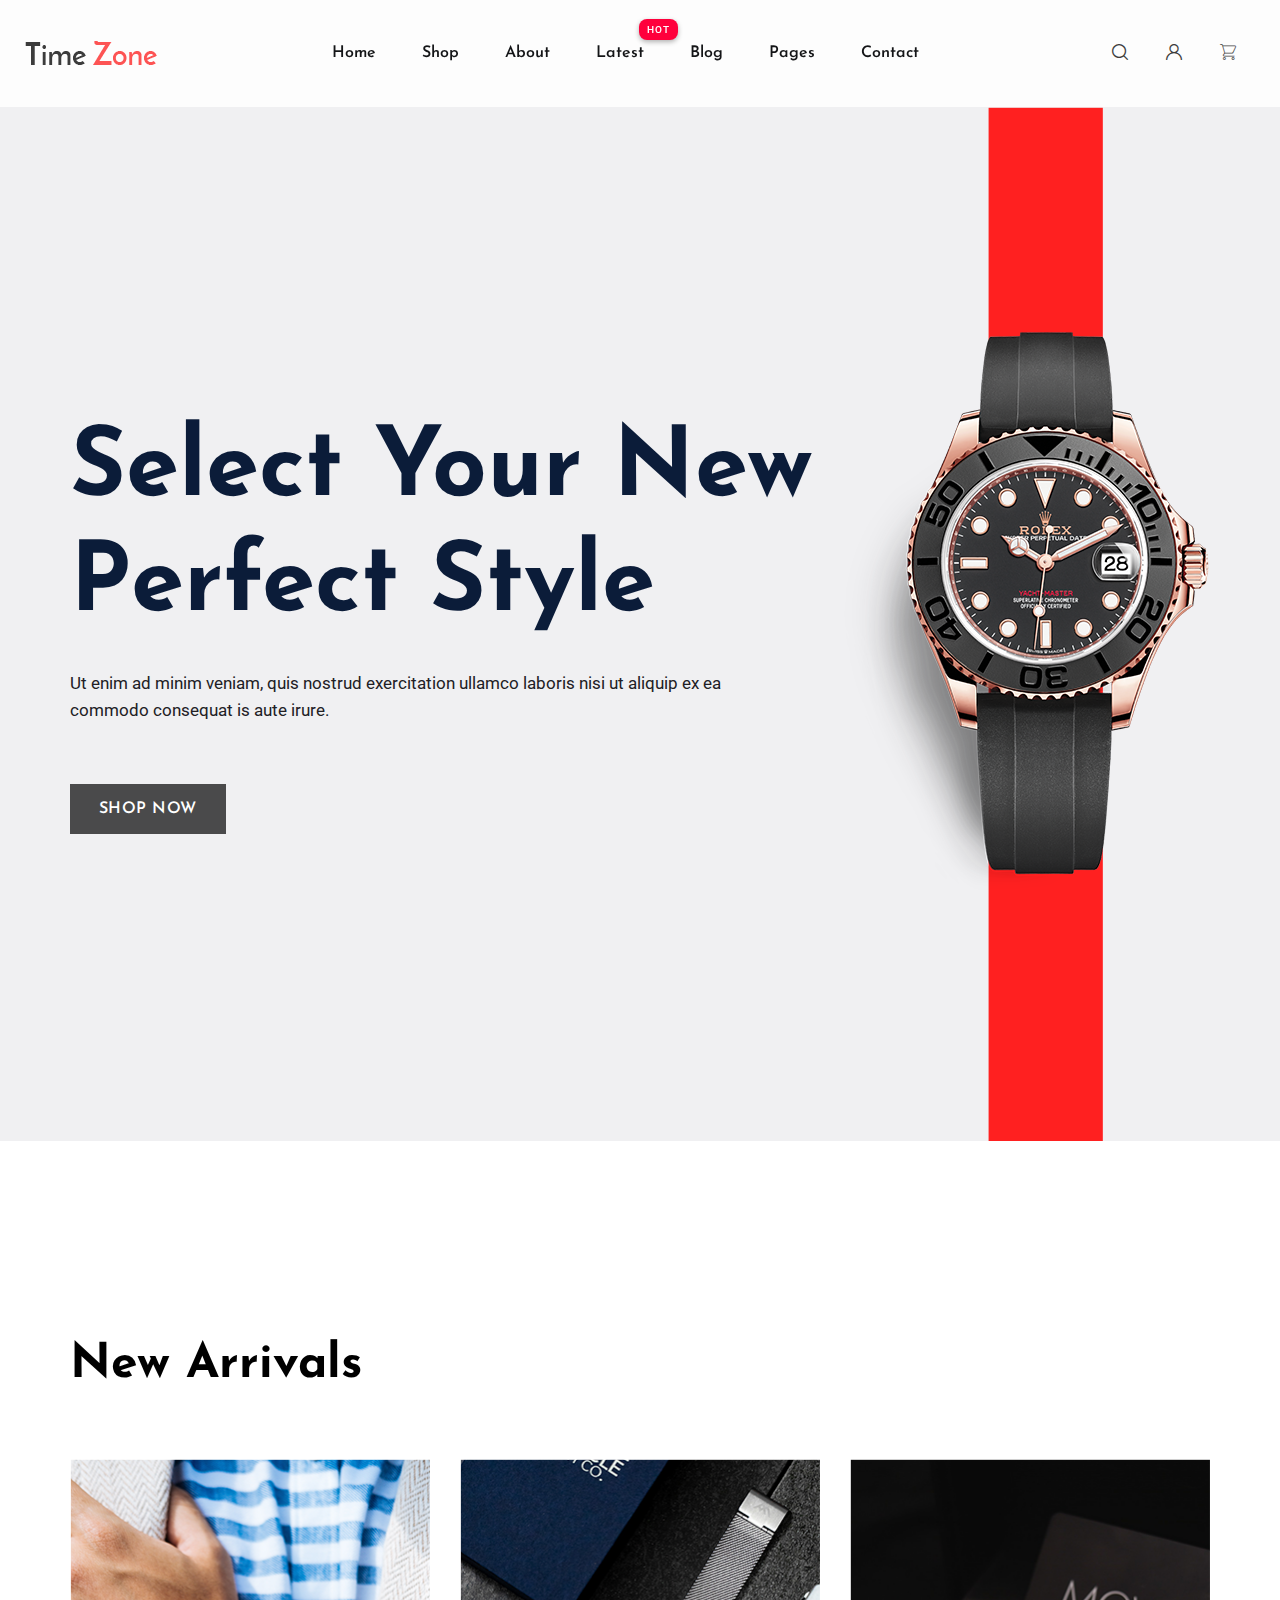
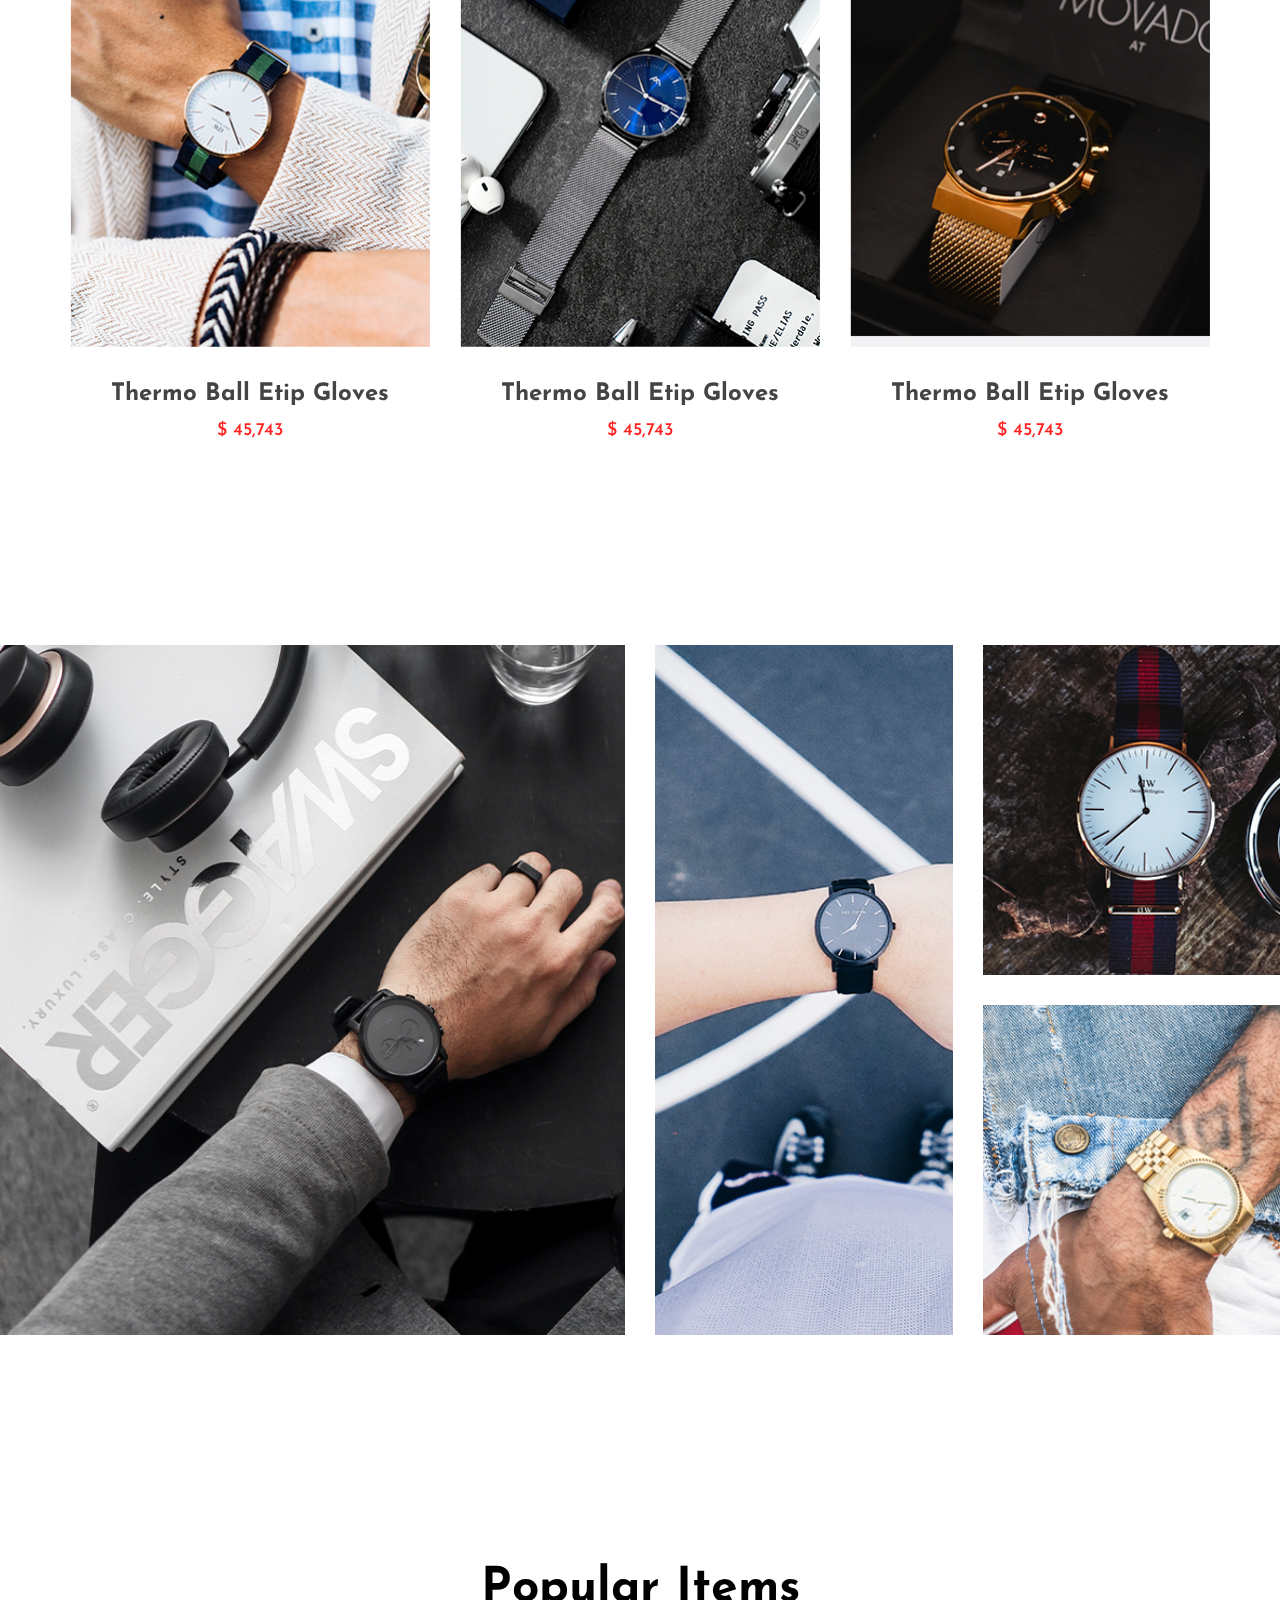
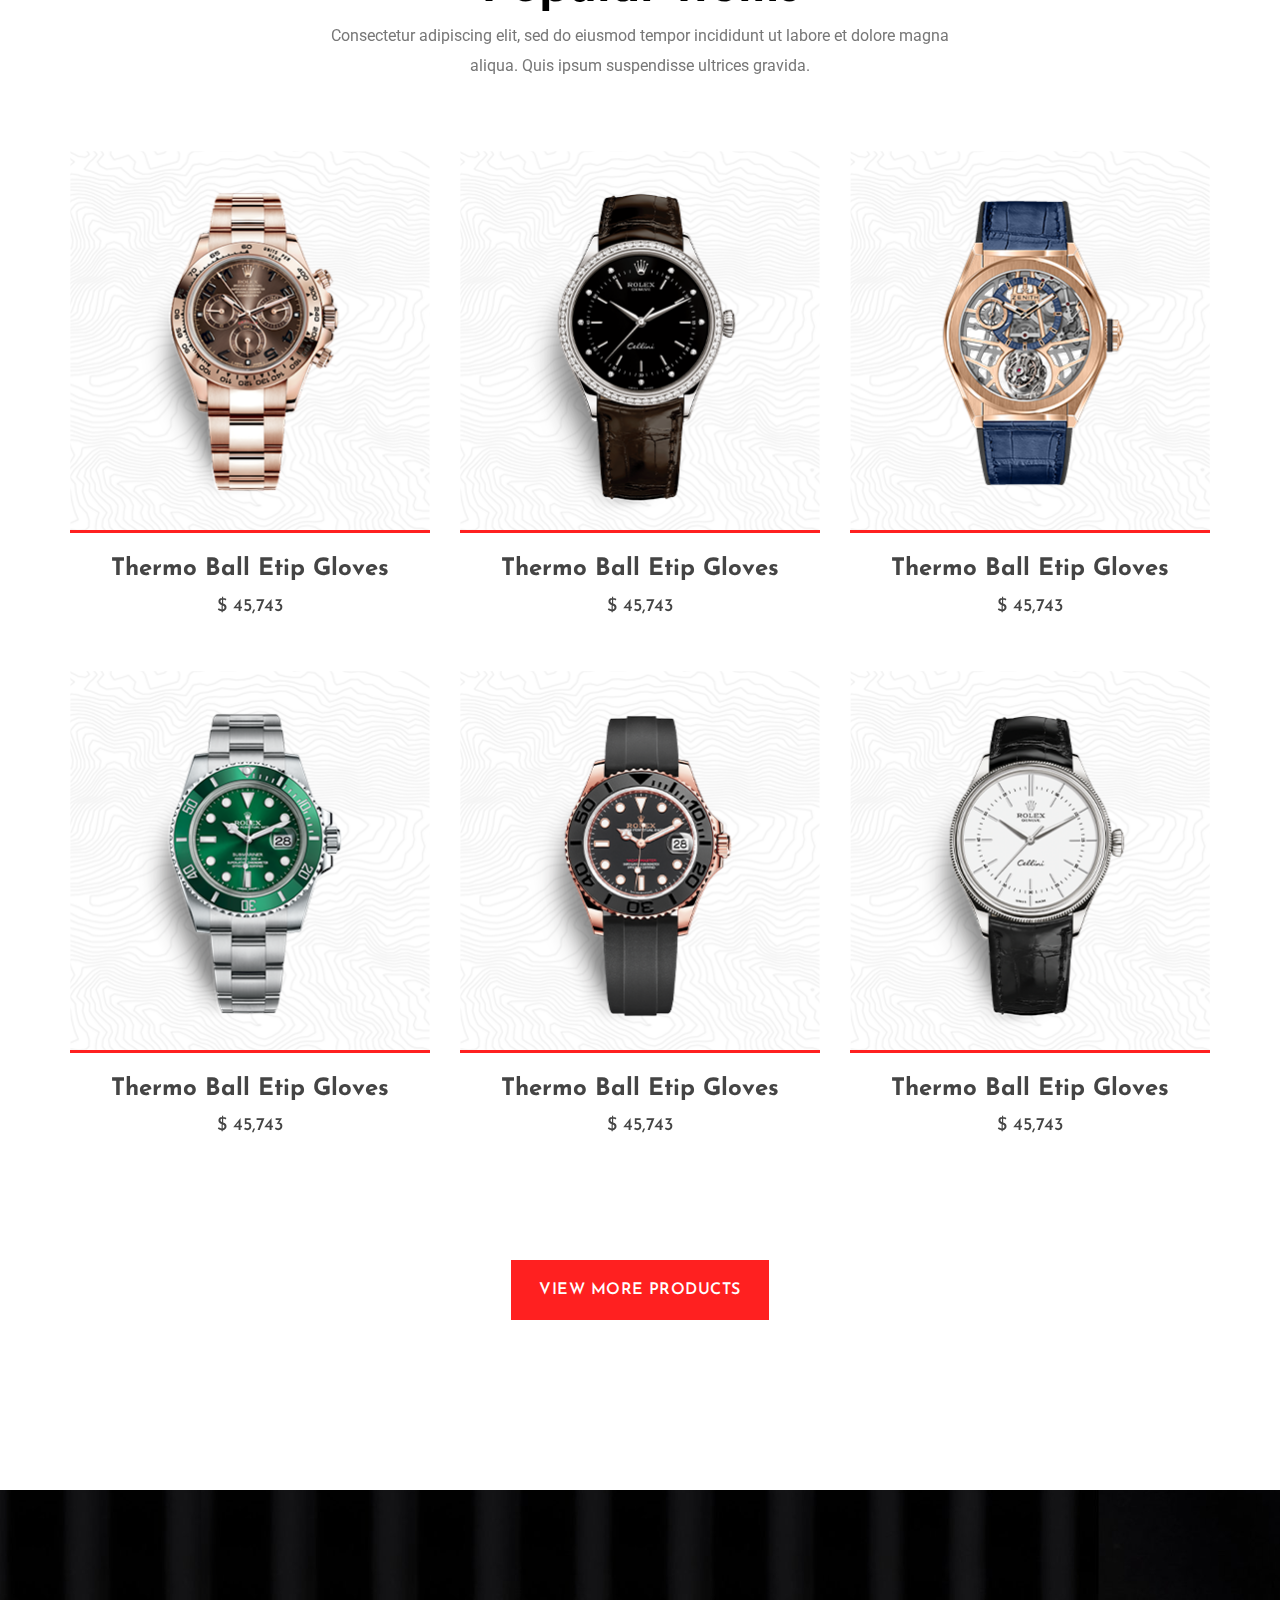
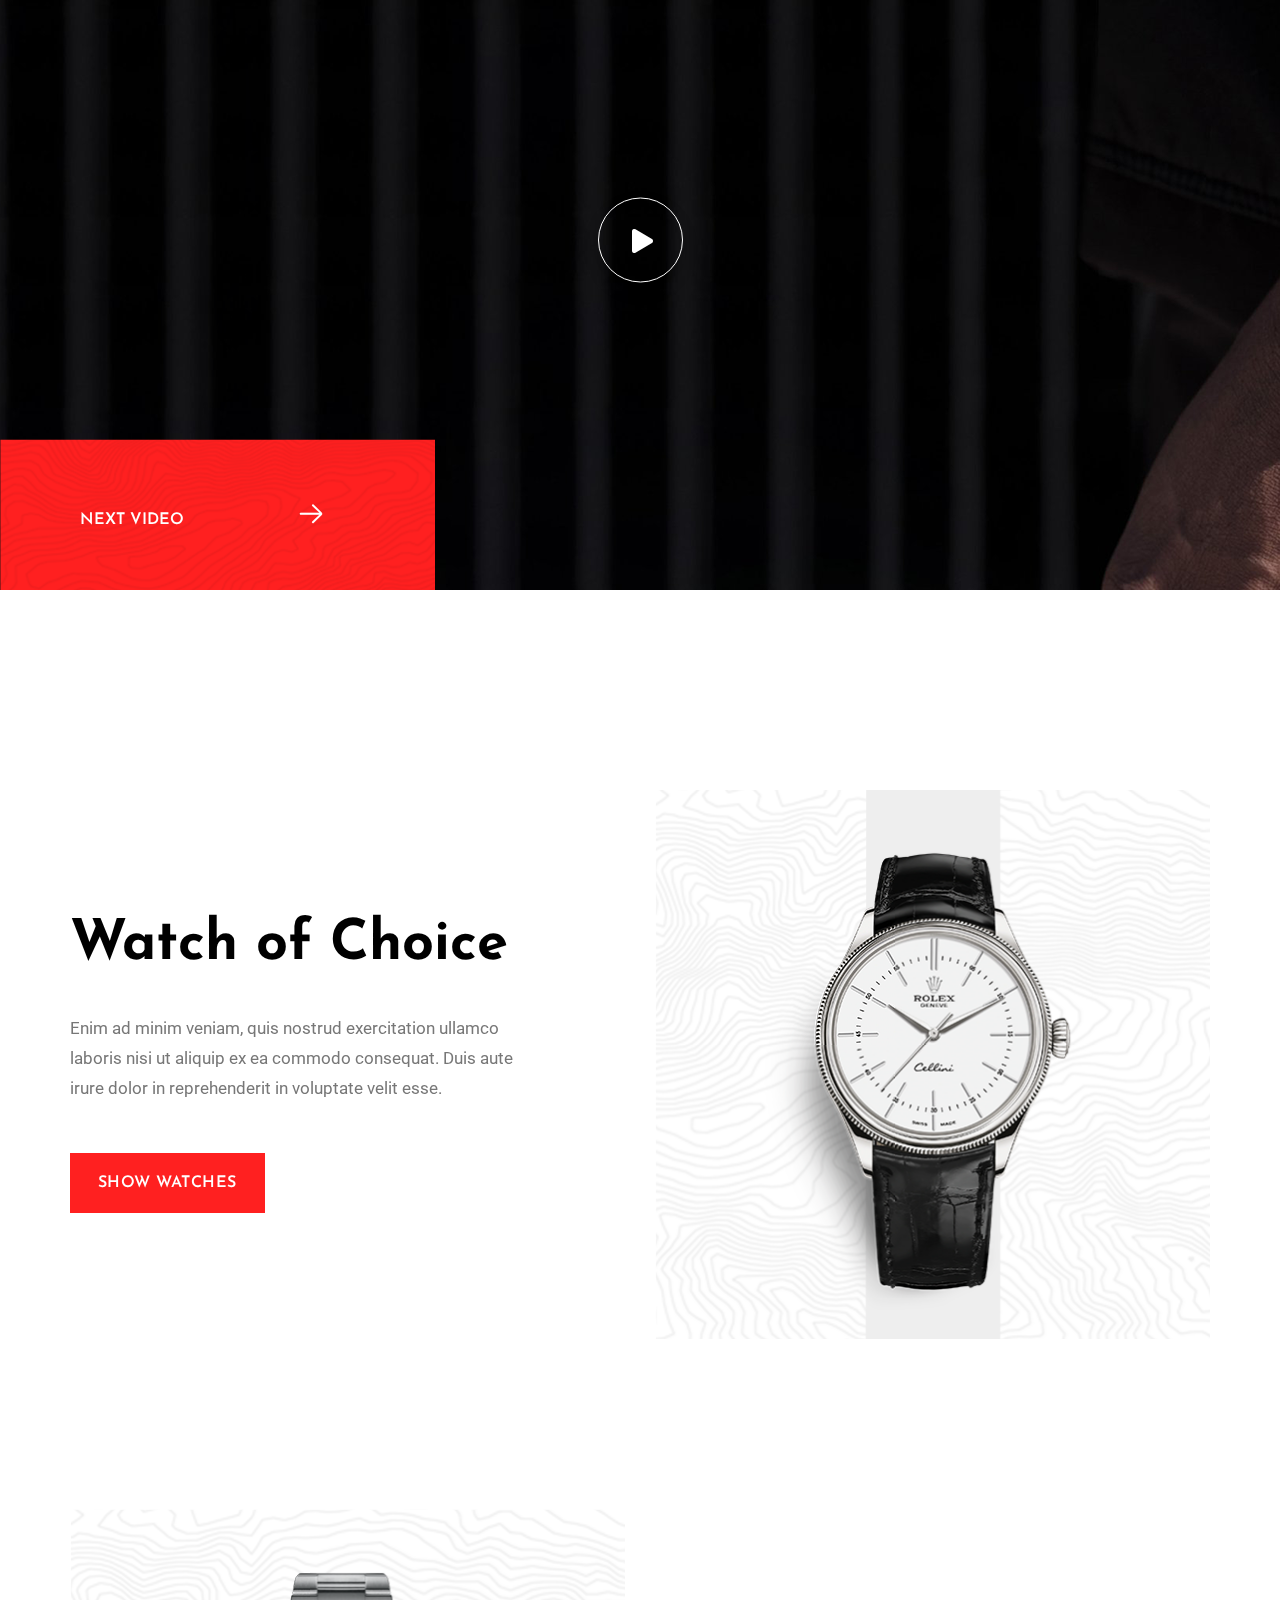
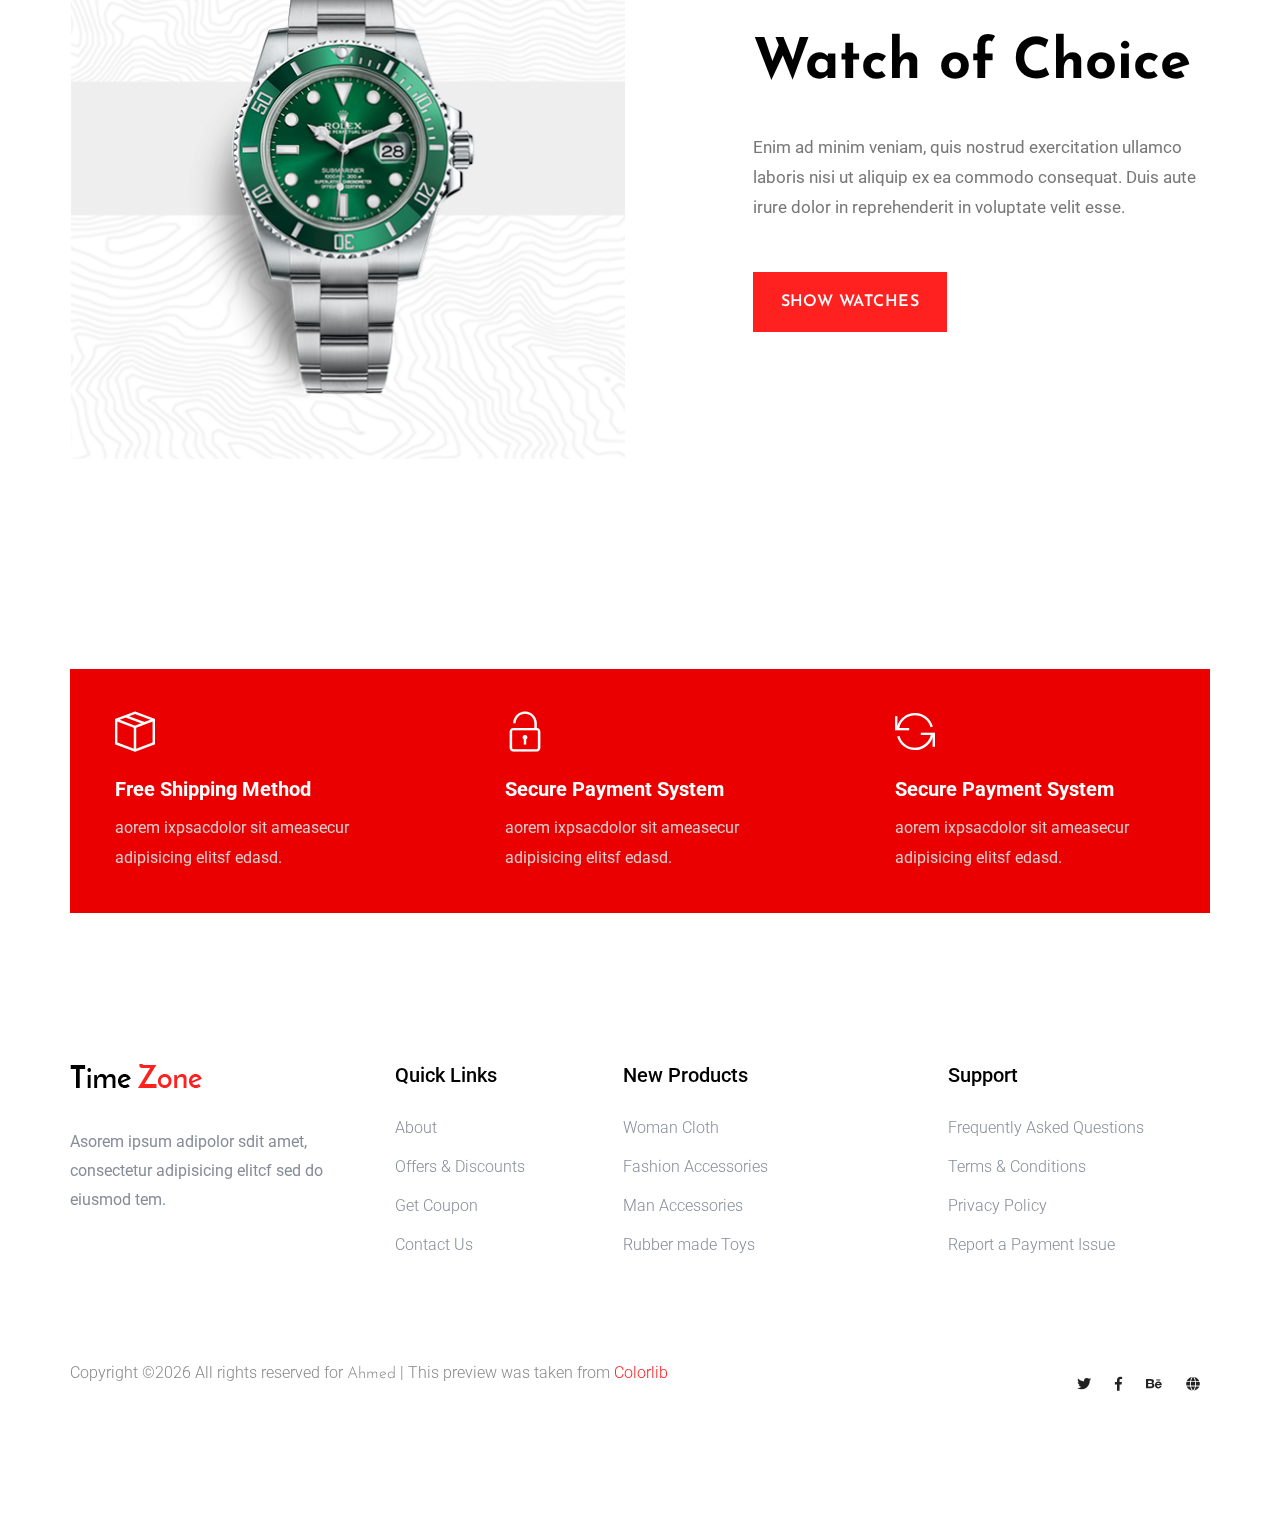
<file: index.html>
<!doctype html>
<html class="no-js" lang="zxx">
<head>
    <meta charset="utf-8">
    <meta http-equiv="x-ua-compatible" content="ie=edge">
    <title>Watch shop | eCommers</title>
    <meta name="description" content="">
    <meta name="viewport" content="width=device-width, initial-scale=1">
    <link rel="manifest" href="site.webmanifest">
    <link rel="shortcut icon" type="image/x-icon" href="assets/img/favicon.ico">

    <!-- CSS here -->
    <link rel="stylesheet" href="assets/css/bootstrap.min.css">
    <link rel="stylesheet" href="assets/css/owl.carousel.min.css">
    <link rel="stylesheet" href="assets/css/flaticon.css">
    <link rel="stylesheet" href="assets/css/slicknav.css">
    <link rel="stylesheet" href="assets/css/animate.min.css">
    <link rel="stylesheet" href="assets/css/magnific-popup.css">
    <link rel="stylesheet" href="assets/css/fontawesome-all.min.css">
    <link rel="stylesheet" href="assets/css/themify-icons.css">
    <link rel="stylesheet" href="assets/css/slick.css">
    <link rel="stylesheet" href="assets/css/nice-select.css">
    <link rel="stylesheet" href="assets/css/style.css">
</head>

<body>
    <!--? Preloader Start -->
    <div id="preloader-active">
        <div class="preloader d-flex align-items-center justify-content-center">
            <div class="preloader-inner position-relative">
                <div class="preloader-circle"></div>
                <div class="preloader-img pere-text">
                    <img src="assets/img/logo/logo.png" alt="">
                </div>
            </div>
        </div>
    </div>
    <!-- Preloader Start -->
    <header>
        <!-- Header Start -->
        <div class="header-area">
            <div class="main-header header-sticky">
                <div class="container-fluid">
                    <div class="menu-wrapper">
                        <!-- Logo -->
                        <div class="logo">
                            <a href="index.html"><img src="assets/img/logo/logo.png" alt=""></a>
                        </div>
                        <!-- Main-menu -->
                        <div class="main-menu d-none d-lg-block">
                            <nav>                                                
                                <ul id="navigation">  
                                    <li><a href="index.html">Home</a></li>
                                    <li><a href="shop.html">shop</a></li>
                                    <li><a href="about.html">about</a></li>
                                    <li class="hot"><a href="#">Latest</a>
                                        <ul class="submenu">
                                            <li><a href="shop.html"> Product list</a></li>
                                            <li><a href="product_details.html"> Product Details</a></li>
                                        </ul>
                                    </li>
                                    <li><a href="blog.html">Blog</a>
                                        <ul class="submenu">
                                            <li><a href="blog.html">Blog</a></li>
                                            <li><a href="blog-details.html">Blog Details</a></li>
                                        </ul>
                                    </li>
                                    <li><a href="#">Pages</a>
                                        <ul class="submenu">
                                            <li><a href="login.html">Login</a></li>
                                            <li><a href="cart.html">Cart</a></li>
                                            <li><a href="elements.html">Element</a></li>
                                            <li><a href="confirmation.html">Confirmation</a></li>
                                            <li><a href="checkout.html">Product Checkout</a></li>
                                        </ul>
                                    </li>
                                    <li><a href="contact.html">Contact</a></li>
                                </ul>
                            </nav>
                        </div>
                        <!-- Header Right -->
                        <div class="header-right">
                            <ul>
                                <li>
                                    <div class="nav-search search-switch">
                                        <span class="flaticon-search"></span>
                                    </div>
                                </li>
                                <li> <a href="login.html"><span class="flaticon-user"></span></a></li>
                                <li><a href="cart.html"><span class="flaticon-shopping-cart"></span></a> </li>
                            </ul>
                        </div>
                    </div>
                    <!-- Mobile Menu -->
                    <div class="col-12">
                        <div class="mobile_menu d-block d-lg-none"></div>
                    </div>
                </div>
            </div>
        </div>
        <!-- Header End -->
    </header>
    <main>
        <!--? slider Area Start -->
        <div class="slider-area ">
            <div class="slider-active">
                <!-- Single Slider -->
                <div class="single-slider slider-height d-flex align-items-center slide-bg">
                    <div class="container">
                        <div class="row justify-content-between align-items-center">
                            <div class="col-xl-8 col-lg-8 col-md-8 col-sm-8">
                                <div class="hero__caption">
                                    <h1 data-animation="fadeInLeft" data-delay=".4s" data-duration="2000ms">Select Your New Perfect Style</h1>
                                    <p data-animation="fadeInLeft" data-delay=".7s" data-duration="2000ms">Ut enim ad minim veniam, quis nostrud exercitation ullamco laboris nisi ut aliquip ex ea commodo consequat is aute irure.</p>
                                    <!-- Hero-btn -->
                                    <div class="hero__btn" data-animation="fadeInLeft" data-delay=".8s" data-duration="2000ms">
                                        <a href="industries.html" class="btn hero-btn">Shop Now</a>
                                    </div>
                                </div>
                            </div>
                            <div class="col-xl-3 col-lg-3 col-md-4 col-sm-4 d-none d-sm-block">
                                <div class="hero__img" data-animation="bounceIn" data-delay=".4s">
                                    <img src="assets/img/hero/watch.png" alt="" class=" heartbeat">
                                </div>
                            </div>
                        </div>
                    </div>
                </div>
                <!-- Single Slider -->
                <div class="single-slider slider-height d-flex align-items-center slide-bg">
                    <div class="container">
                        <div class="row justify-content-between align-items-center">
                            <div class="col-xl-8 col-lg-8 col-md-8 col-sm-8">
                                <div class="hero__caption">
                                    <h1 data-animation="fadeInLeft" data-delay=".4s" data-duration="2000ms">Select Your New Perfect Style</h1>
                                    <p data-animation="fadeInLeft" data-delay=".7s" data-duration="2000ms">Ut enim ad minim veniam, quis nostrud exercitation ullamco laboris nisi ut aliquip ex ea commodo consequat is aute irure.</p>
                                    <!-- Hero-btn -->
                                    <div class="hero__btn" data-animation="fadeInLeft" data-delay=".8s" data-duration="2000ms">
                                        <a href="industries.html" class="btn hero-btn">Shop Now</a>
                                    </div>
                                </div>
                            </div>
                            <div class="col-xl-3 col-lg-3 col-md-4 col-sm-4 d-none d-sm-block">
                                <div class="hero__img" data-animation="bounceIn" data-delay=".4s">
                                    <img src="assets/img/hero/watch.png" alt="" class=" heartbeat">
                                </div>
                            </div>
                        </div>
                    </div>
                </div>
            </div>
        </div>
        <!-- slider Area End-->
        <!-- ? New Product Start -->
        <section class="new-product-area section-padding30">
            <div class="container">
                <!-- Section tittle -->
                <div class="row">
                    <div class="col-xl-12">
                        <div class="section-tittle mb-70">
                            <h2>New Arrivals</h2>
                        </div>
                    </div>
                </div>
                <div class="row">
                    <div class="col-xl-4 col-lg-4 col-md-6 col-sm-6">
                        <div class="single-new-pro mb-30 text-center">
                            <div class="product-img">
                                <img src="assets/img/gallery/new_product1.png" alt="">
                            </div>
                            <div class="product-caption">
                                <h3><a href="product_details.html">Thermo Ball Etip Gloves</a></h3>
                                <span>$ 45,743</span>
                            </div>
                        </div>
                    </div>
                    <div class="col-xl-4 col-lg-4 col-md-6 col-sm-6">
                        <div class="single-new-pro mb-30 text-center">
                            <div class="product-img">
                                <img src="assets/img/gallery/new_product2.png" alt="">
                            </div>
                            <div class="product-caption">
                                <h3><a href="product_details.html">Thermo Ball Etip Gloves</a></h3>
                                <span>$ 45,743</span>
                            </div>
                        </div>
                    </div>
                    <div class="col-xl-4 col-lg-4 col-md-6 col-sm-6">
                        <div class="single-new-pro mb-30 text-center">
                            <div class="product-img">
                                <img src="assets/img/gallery/new_product3.png" alt="">
                            </div>
                            <div class="product-caption">
                                <h3><a href="product_details.html">Thermo Ball Etip Gloves</a></h3>
                                <span>$ 45,743</span>
                            </div>
                        </div>
                    </div>
                </div>
            </div>
        </section>
        <!--  New Product End -->
        <!--? Gallery Area Start -->
        <div class="gallery-area">
            <div class="container-fluid p-0 fix">
                <div class="row">
                    <div class="col-xl-6 col-lg-4 col-md-6 col-sm-6">
                        <div class="single-gallery mb-30">
                            <div class="gallery-img big-img" style="background-image: url(assets/img/gallery/gallery1.png);"></div>
                        </div>
                    </div>
                    <div class="col-xl-3 col-lg-4 col-md-6 col-sm-6">
                        <div class="single-gallery mb-30">
                            <div class="gallery-img big-img" style="background-image: url(assets/img/gallery/gallery2.png);"></div>
                        </div>
                    </div>
                    <div class="col-xl-3 col-lg-4 col-md-12">
                        <div class="row">
                            <div class="col-xl-12 col-lg-12 col-md-6 col-sm-6">
                                <div class="single-gallery mb-30">
                                    <div class="gallery-img small-img" style="background-image: url(assets/img/gallery/gallery3.png);"></div>
                                </div>
                            </div>
                            <div class="col-xl-12 col-lg-12  col-md-6 col-sm-6">
                                <div class="single-gallery mb-30">
                                    <div class="gallery-img small-img" style="background-image: url(assets/img/gallery/gallery4.png);"></div>
                                </div>
                            </div>
                        </div>
                    </div>

                </div>
            </div>
        </div>
        <!-- Gallery Area End -->
        <!--? Popular Items Start -->
        <div class="popular-items section-padding30">
            <div class="container">
                <!-- Section tittle -->
                <div class="row justify-content-center">
                    <div class="col-xl-7 col-lg-8 col-md-10">
                        <div class="section-tittle mb-70 text-center">
                            <h2>Popular Items</h2>
                            <p>Consectetur adipiscing elit, sed do eiusmod tempor incididunt ut labore et dolore magna aliqua. Quis ipsum suspendisse ultrices gravida.</p>
                        </div>
                    </div>
                </div>
                <div class="row">
                    <div class="col-xl-4 col-lg-4 col-md-6 col-sm-6">
                        <div class="single-popular-items mb-50 text-center">
                            <div class="popular-img">
                                <img src="assets/img/gallery/popular1.png" alt="">
                                <div class="img-cap">
                                    <span>Add to cart</span>
                                </div>
                                <div class="favorit-items">
                                    <span class="flaticon-heart"></span>
                                </div>
                            </div>
                            <div class="popular-caption">
                                <h3><a href="product_details.html">Thermo Ball Etip Gloves</a></h3>
                                <span>$ 45,743</span>
                            </div>
                        </div>
                    </div>
                    <div class="col-xl-4 col-lg-4 col-md-6 col-sm-6">
                        <div class="single-popular-items mb-50 text-center">
                            <div class="popular-img">
                                <img src="assets/img/gallery/popular2.png" alt="">
                                <div class="img-cap">
                                    <span>Add to cart</span>
                                </div>
                                <div class="favorit-items">
                                    <span class="flaticon-heart"></span>
                                </div>
                            </div>
                            <div class="popular-caption">
                                <h3><a href="product_details.html">Thermo Ball Etip Gloves</a></h3>
                                <span>$ 45,743</span>
                            </div>
                        </div>
                    </div>
                    <div class="col-xl-4 col-lg-4 col-md-6 col-sm-6">
                        <div class="single-popular-items mb-50 text-center">
                            <div class="popular-img">
                                <img src="assets/img/gallery/popular3.png" alt="">
                                <div class="img-cap">
                                    <span>Add to cart</span>
                                </div>
                                <div class="favorit-items">
                                    <span class="flaticon-heart"></span>
                                </div>
                            </div>
                            <div class="popular-caption">
                                <h3><a href="product_details.html">Thermo Ball Etip Gloves</a></h3>
                                <span>$ 45,743</span>
                            </div>
                        </div>
                    </div>
                    <div class="col-xl-4 col-lg-4 col-md-6 col-sm-6">
                        <div class="single-popular-items mb-50 text-center">
                            <div class="popular-img">
                                <img src="assets/img/gallery/popular4.png" alt="">
                                <div class="img-cap">
                                    <span>Add to cart</span>
                                </div>
                                <div class="favorit-items">
                                    <span class="flaticon-heart"></span>
                                </div>
                            </div>
                            <div class="popular-caption">
                                <h3><a href="product_details.html">Thermo Ball Etip Gloves</a></h3>
                                <span>$ 45,743</span>
                            </div>
                        </div>
                    </div>
                    <div class="col-xl-4 col-lg-4 col-md-6 col-sm-6">
                        <div class="single-popular-items mb-50 text-center">
                            <div class="popular-img">
                                <img src="assets/img/gallery/popular5.png" alt="">
                                <div class="img-cap">
                                    <span>Add to cart</span>
                                </div>
                                <div class="favorit-items">
                                    <span class="flaticon-heart"></span>
                                </div>
                            </div>
                            <div class="popular-caption">
                                <h3><a href="product_details.html">Thermo Ball Etip Gloves</a></h3>
                                <span>$ 45,743</span>
                            </div>
                        </div>
                    </div>
                    <div class="col-xl-4 col-lg-4 col-md-6 col-sm-6">
                        <div class="single-popular-items mb-50 text-center">
                            <div class="popular-img">
                                <img src="assets/img/gallery/popular6.png" alt="">
                                <div class="img-cap">
                                    <span>Add to cart</span>
                                </div>
                                <div class="favorit-items">
                                    <span class="flaticon-heart"></span>
                                </div>
                            </div>
                            <div class="popular-caption">
                                <h3><a href="product_details.html">Thermo Ball Etip Gloves</a></h3>
                                <span>$ 45,743</span>
                            </div>
                        </div>
                    </div>
                </div>
                <!-- Button -->
                <div class="row justify-content-center">
                    <div class="room-btn pt-70">
                        <a href="catagori.html" class="btn view-btn1">View More Products</a>
                    </div>
                </div>
            </div>
        </div>
        <!-- Popular Items End -->
        <!--? Video Area Start -->
        <div class="video-area">
            <div class="container-fluid">
                <div class="row align-items-center">
                    <div class="col-lg-12">
                    <div class="video-wrap">
                        <div class="play-btn "><a class="popup-video" href="https://www.youtube.com/watch?v=KMc6DyEJp04"><i class="fas fa-play"></i></a></div>
                    </div>
                    </div>
                </div>
                <!-- Arrow -->
                <div class="thumb-content-box">
                    <div class="thumb-content">
                        <h3>Next Video</h3>
                        <a href="#"> <i class="flaticon-arrow"></i></a>
                    </div>
                </div>
            </div>
        </div>
        <!-- Video Area End -->
        <!--? Watch Choice  Start-->
        <div class="watch-area section-padding30">
            <div class="container">
                <div class="row align-items-center justify-content-between padding-130">
                    <div class="col-lg-5 col-md-6">
                        <div class="watch-details mb-40">
                            <h2>Watch of Choice</h2>
                            <p>Enim ad minim veniam, quis nostrud exercitation ullamco laboris nisi ut aliquip ex ea commodo consequat. Duis aute irure dolor in reprehenderit in voluptate velit esse.</p>
                            <a href="shop.html" class="btn">Show Watches</a>
                        </div>
                    </div>
                    <div class="col-lg-6 col-md-6 col-sm-10">
                        <div class="choice-watch-img mb-40">
                            <img src="assets/img/gallery/choce_watch1.png" alt="">
                        </div>
                    </div>
                </div>
                <div class="row align-items-center justify-content-between">
                    <div class="col-lg-6 col-md-6 col-sm-10">
                        <div class="choice-watch-img mb-40">
                            <img src="assets/img/gallery/choce_watch2.png" alt="">
                        </div>
                    </div>
                    <div class="col-lg-5 col-md-6">
                        <div class="watch-details mb-40">
                            <h2>Watch of Choice</h2>
                            <p>Enim ad minim veniam, quis nostrud exercitation ullamco laboris nisi ut aliquip ex ea commodo consequat. Duis aute irure dolor in reprehenderit in voluptate velit esse.</p>
                            <a href="shop.html" class="btn">Show Watches</a>
                        </div>
                    </div>
                </div>
            </div>
        </div>
        <!-- Watch Choice  End-->
        <!--? Shop Method Start-->
        <div class="shop-method-area">
            <div class="container">
                <div class="method-wrapper">
                    <div class="row d-flex justify-content-between">
                        <div class="col-xl-4 col-lg-4 col-md-6">
                            <div class="single-method mb-40">
                                <i class="ti-package"></i>
                                <h6>Free Shipping Method</h6>
                                <p>aorem ixpsacdolor sit ameasecur adipisicing elitsf edasd.</p>
                            </div>
                        </div>
                        <div class="col-xl-4 col-lg-4 col-md-6">
                            <div class="single-method mb-40">
                                <i class="ti-unlock"></i>
                                <h6>Secure Payment System</h6>
                                <p>aorem ixpsacdolor sit ameasecur adipisicing elitsf edasd.</p>
                            </div>
                        </div> 
                        <div class="col-xl-4 col-lg-4 col-md-6">
                            <div class="single-method mb-40">
                                <i class="ti-reload"></i>
                                <h6>Secure Payment System</h6>
                                <p>aorem ixpsacdolor sit ameasecur adipisicing elitsf edasd.</p>
                            </div>
                        </div>
                    </div>
                </div>
            </div>
        </div>
        <!-- Shop Method End-->
    </main>
    <footer>
        <!-- Footer Start-->
        <div class="footer-area footer-padding">
            <div class="container">
                <div class="row d-flex justify-content-between">
                    <div class="col-xl-3 col-lg-3 col-md-5 col-sm-6">
                        <div class="single-footer-caption mb-50">
                            <div class="single-footer-caption mb-30">
                                <!-- logo -->
                                <div class="footer-logo">
                                    <a href="index.html"><img src="assets/img/logo/logo2_footer.png" alt=""></a>
                                </div>
                                <div class="footer-tittle">
                                    <div class="footer-pera">
                                        <p>Asorem ipsum adipolor sdit amet, consectetur adipisicing elitcf sed do eiusmod tem.</p>
                                </div>
                                </div>
                            </div>
                        </div>
                    </div>
                    <div class="col-xl-2 col-lg-3 col-md-3 col-sm-5">
                        <div class="single-footer-caption mb-50">
                            <div class="footer-tittle">
                                <h4>Quick Links</h4>
                                <ul>
                                    <li><a href="#">About</a></li>
                                    <li><a href="#"> Offers & Discounts</a></li>
                                    <li><a href="#"> Get Coupon</a></li>
                                    <li><a href="#">  Contact Us</a></li>
                                </ul>
                            </div>
                        </div>
                    </div>
                    <div class="col-xl-3 col-lg-3 col-md-4 col-sm-7">
                        <div class="single-footer-caption mb-50">
                            <div class="footer-tittle">
                                <h4>New Products</h4>
                                <ul>
                                    <li><a href="#">Woman Cloth</a></li>
                                    <li><a href="#">Fashion Accessories</a></li>
                                    <li><a href="#"> Man Accessories</a></li>
                                    <li><a href="#"> Rubber made Toys</a></li>
                                </ul>
                            </div>
                        </div>
                    </div>
                    <div class="col-xl-3 col-lg-3 col-md-5 col-sm-7">
                        <div class="single-footer-caption mb-50">
                            <div class="footer-tittle">
                                <h4>Support</h4>
                                <ul>
                                    <li><a href="#">Frequently Asked Questions</a></li>
                                    <li><a href="#">Terms & Conditions</a></li>
                                    <li><a href="#">Privacy Policy</a></li>
                                    <li><a href="#">Report a Payment Issue</a></li>
                                </ul>
                            </div>
                        </div>
                    </div>
                </div>
                <!-- Footer bottom -->
                <div class="row align-items-center">
                    <div class="col-xl-7 col-lg-8 col-md-7">
                        <div class="footer-copy-right">
                            <p><!-- Link back to Colorlib can't be removed. Template is licensed under CC BY 3.0. -->
  Copyright &copy;<script>document.write(new Date().getFullYear());</script> All rights reserved for <span class="ahme-copy">Ahmed</span> | This preview was taken from <a href="https://colorlib.com" target="_blank">Colorlib</a>
  <!-- Link back to Colorlib can't be removed. Template is licensed under CC BY 3.0. --></p>                  
                        </div>
                    </div>
                    <div class="col-xl-5 col-lg-4 col-md-5">
                        <div class="footer-copy-right f-right">
                            <!-- social -->
                            <div class="footer-social">
                                <a href="#"><i class="fab fa-twitter"></i></a>
                                <a href="https://www.facebook.com/sai4ull"><i class="fab fa-facebook-f"></i></a>
                                <a href="#"><i class="fab fa-behance"></i></a>
                                <a href="#"><i class="fas fa-globe"></i></a>
                            </div>
                        </div>
                    </div>
                </div>
            </div>
        </div>
        <!-- Footer End-->
    </footer>
    <!--? Search model Begin -->
    <div class="search-model-box">
        <div class="h-100 d-flex align-items-center justify-content-center">
            <div class="search-close-btn">+</div>
            <form class="search-model-form">
                <input type="text" id="search-input" placeholder="Searching key.....">
            </form>
        </div>
    </div>
    <!-- Search model end -->

    <!-- JS here -->

    <script src="./assets/js/vendor/modernizr-3.5.0.min.js"></script>
    <!-- Jquery, Popper, Bootstrap -->
    <script src="./assets/js/vendor/jquery-1.12.4.min.js"></script>
    <script src="./assets/js/popper.min.js"></script>
    <script src="./assets/js/bootstrap.min.js"></script>
    <!-- Jquery Mobile Menu -->
    <script src="./assets/js/jquery.slicknav.min.js"></script>

    <!-- Jquery Slick , Owl-Carousel Plugins -->
    <script src="./assets/js/owl.carousel.min.js"></script>
    <script src="./assets/js/slick.min.js"></script>

    <!-- One Page, Animated-HeadLin -->
    <script src="./assets/js/wow.min.js"></script>
    <script src="./assets/js/animated.headline.js"></script>
    <script src="./assets/js/jquery.magnific-popup.js"></script>

    <!-- Scrollup, nice-select, sticky -->
    <script src="./assets/js/jquery.scrollUp.min.js"></script>
    <script src="./assets/js/jquery.nice-select.min.js"></script>
    <script src="./assets/js/jquery.sticky.js"></script>
    
    <!-- contact js -->
    <script src="./assets/js/contact.js"></script>
    <script src="./assets/js/jquery.form.js"></script>
    <script src="./assets/js/jquery.validate.min.js"></script>
    <script src="./assets/js/mail-script.js"></script>
    <script src="./assets/js/jquery.ajaxchimp.min.js"></script>
    
    <!-- Jquery Plugins, main Jquery -->	
    <script src="./assets/js/plugins.js"></script>
    <script src="./assets/js/main.js"></script>
    
</body>
</html>
</file>
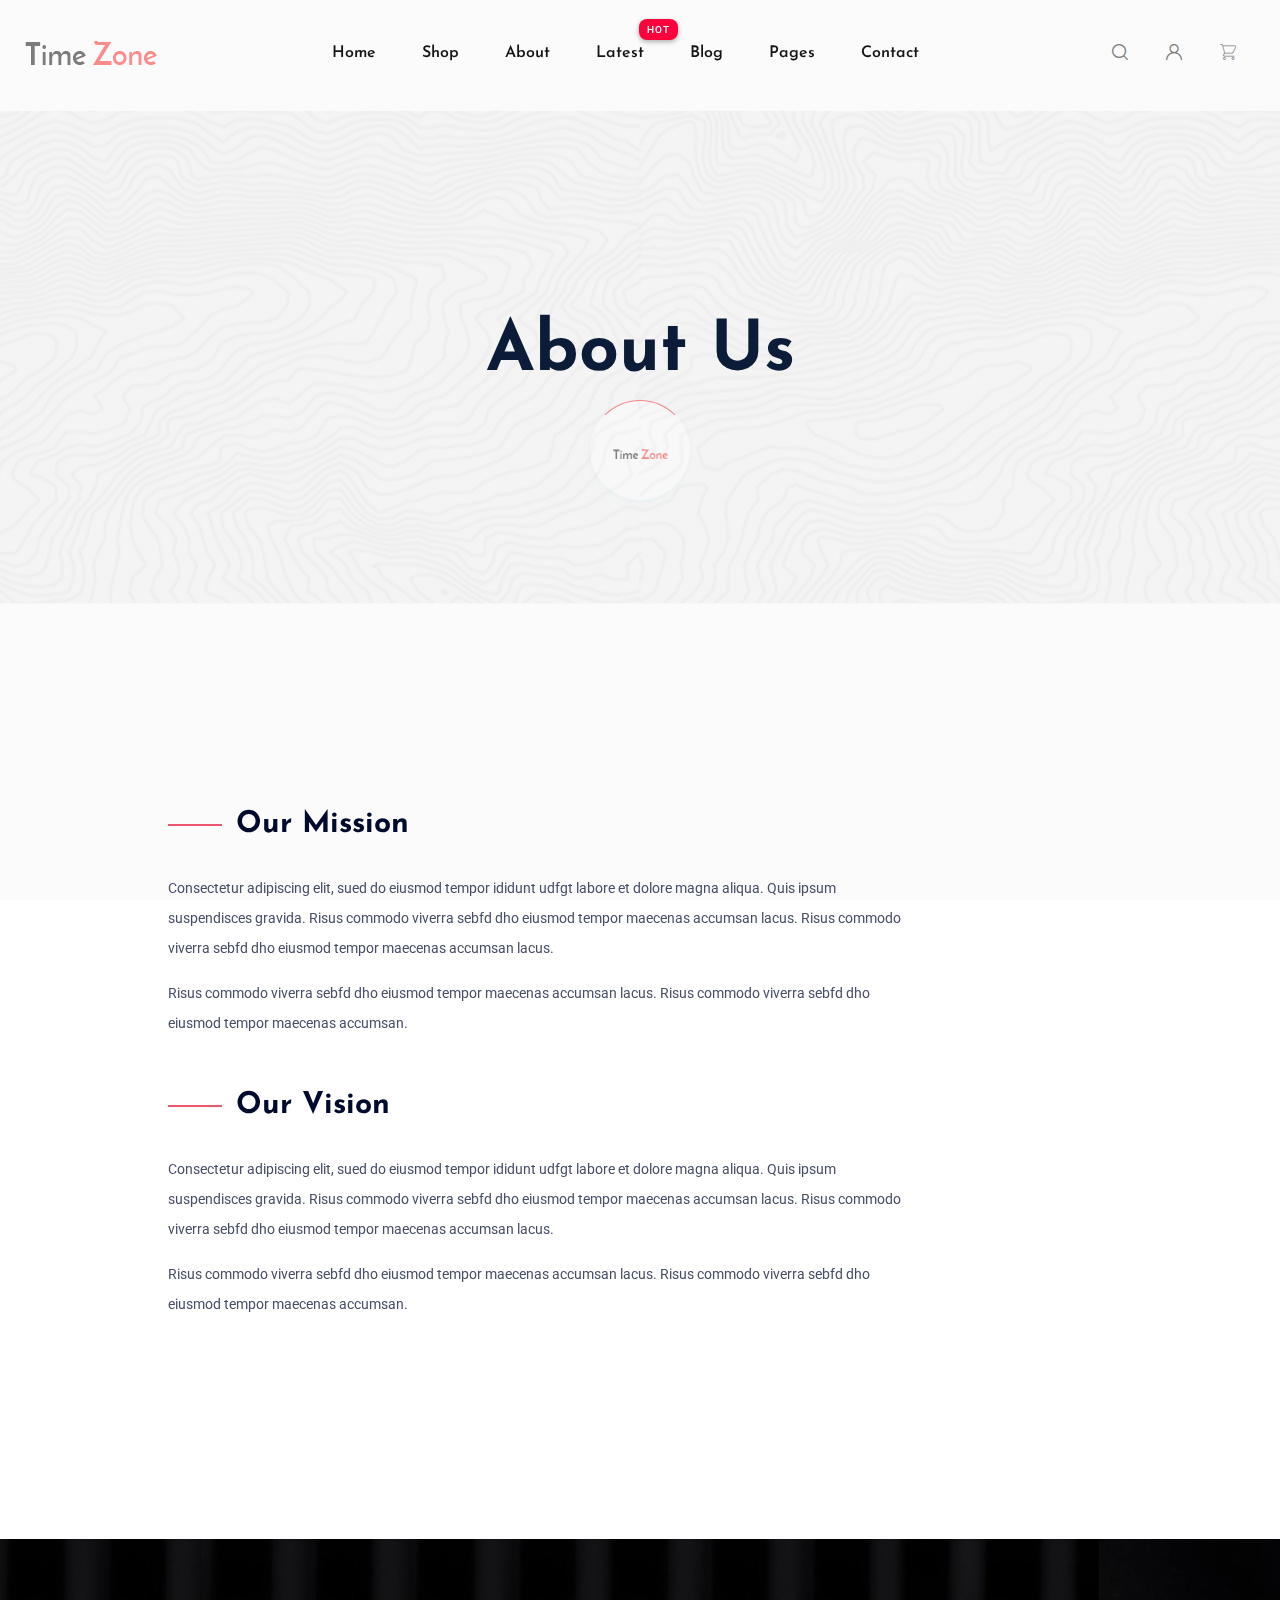
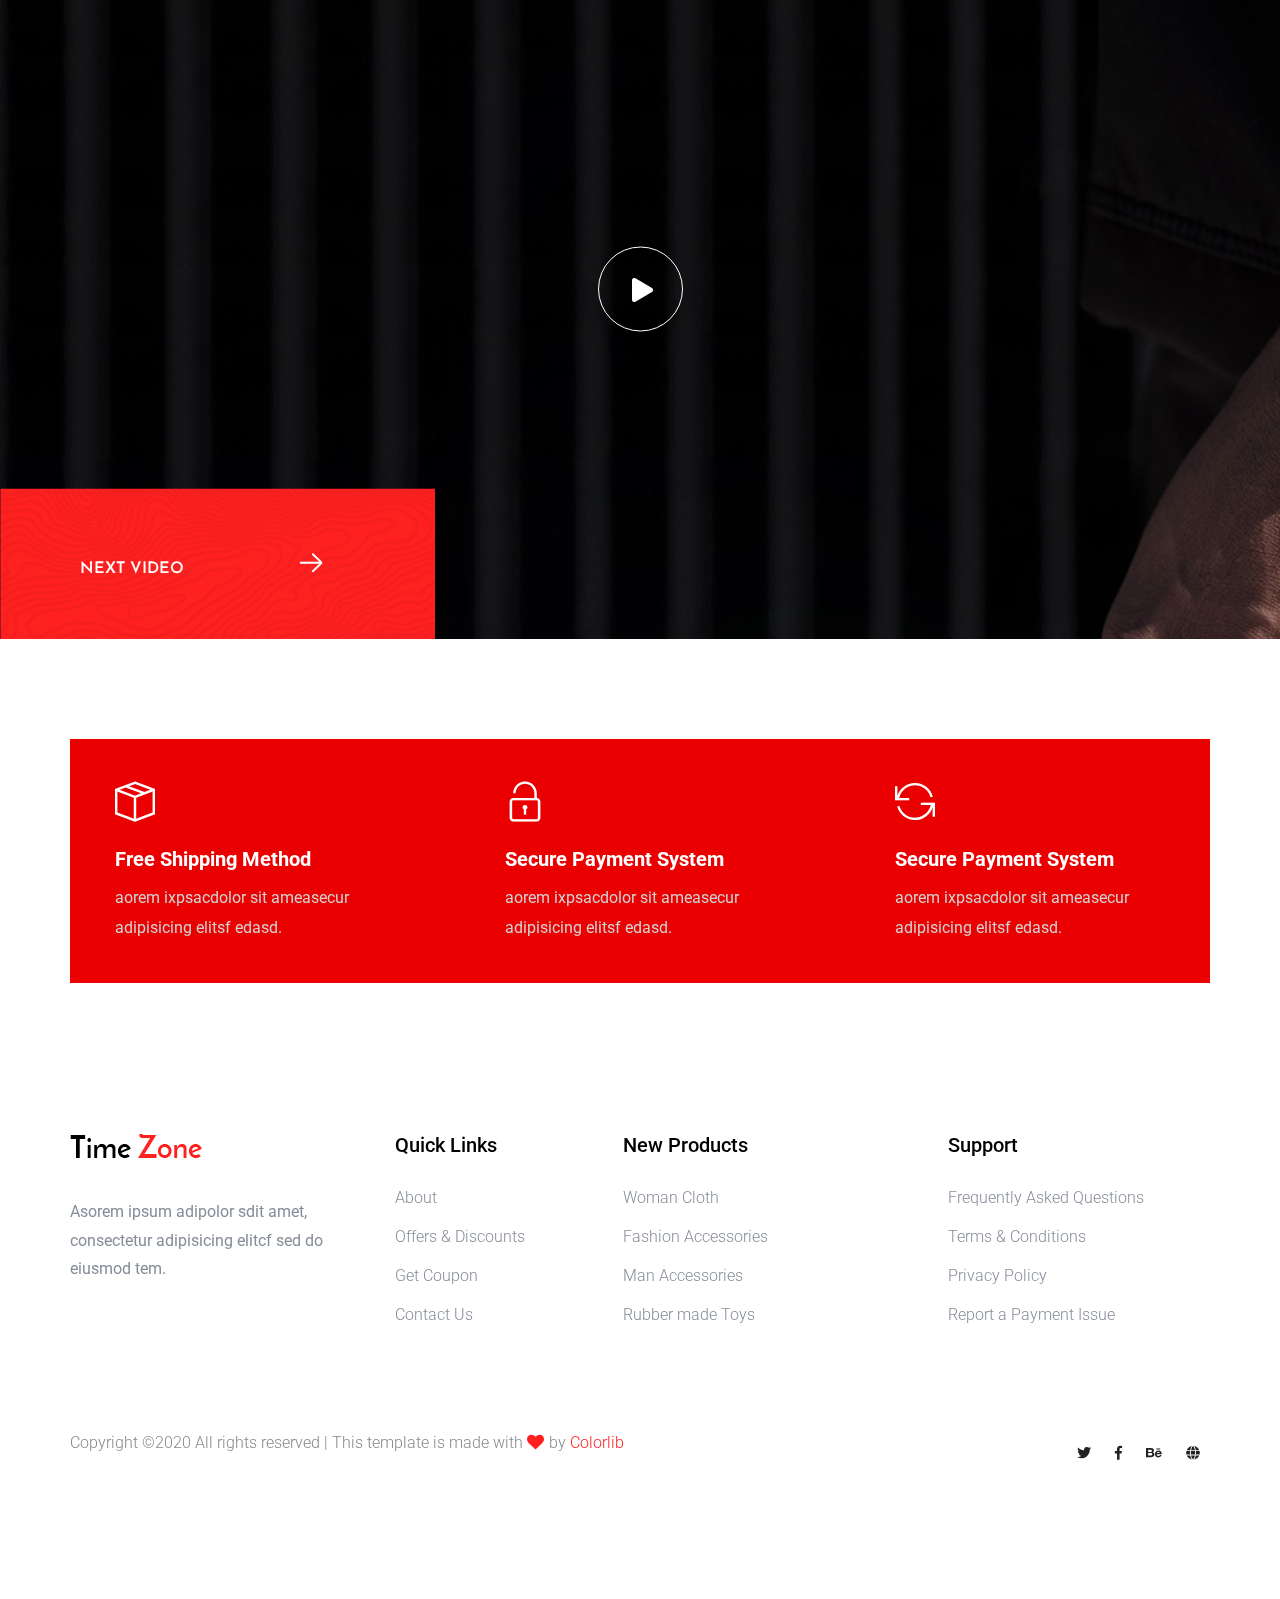
<file: about.html>
<!doctype html>
<html class="no-js" lang="zxx">
<head>
    <meta charset="utf-8">
    <meta http-equiv="x-ua-compatible" content="ie=edge">
    <title>Watch shop | eCommers</title>
    <meta name="description" content="">
    <meta name="viewport" content="width=device-width, initial-scale=1">
    <link rel="manifest" href="site.webmanifest">
    <link rel="shortcut icon" type="image/x-icon" href="assets/img/favicon.ico">

    <!-- CSS here -->
        <link rel="stylesheet" href="assets/css/bootstrap.min.css">
        <link rel="stylesheet" href="assets/css/owl.carousel.min.css">
        <link rel="stylesheet" href="assets/css/flaticon.css">
        <link rel="stylesheet" href="assets/css/slicknav.css">
        <link rel="stylesheet" href="assets/css/animate.min.css">
        <link rel="stylesheet" href="assets/css/magnific-popup.css">
        <link rel="stylesheet" href="assets/css/fontawesome-all.min.css">
        <link rel="stylesheet" href="assets/css/themify-icons.css">
        <link rel="stylesheet" href="assets/css/slick.css">
        <link rel="stylesheet" href="assets/css/nice-select.css">
        <link rel="stylesheet" href="assets/css/style.css">
</head>

<body>
    <!--? Preloader Start -->
    <div id="preloader-active">
        <div class="preloader d-flex align-items-center justify-content-center">
            <div class="preloader-inner position-relative">
                <div class="preloader-circle"></div>
                <div class="preloader-img pere-text">
                    <img src="assets/img/logo/logo.png" alt="">
                </div>
            </div>
        </div>
    </div>
    <!-- Preloader Start -->
    <header>
        <!-- Header Start -->
        <div class="header-area">
            <div class="main-header header-sticky">
                <div class="container-fluid">
                    <div class="menu-wrapper">
                        <!-- Logo -->
                        <div class="logo">
                            <a href="index.html"><img src="assets/img/logo/logo.png" alt=""></a>
                        </div>
                        <!-- Main-menu -->
                        <div class="main-menu d-none d-lg-block">
                            <nav>                                                
                                <ul id="navigation">  
                                    <li><a href="index.html">Home</a></li>
                                    <li><a href="shop.html">shop</a></li>
                                    <li><a href="about.html">about</a></li>
                                    <li class="hot"><a href="#">Latest</a>
                                        <ul class="submenu">
                                            <li><a href="shop.html"> Product list</a></li>
                                            <li><a href="product_details.html"> Product Details</a></li>
                                        </ul>
                                    </li>
                                    <li><a href="blog.html">Blog</a>
                                        <ul class="submenu">
                                            <li><a href="blog.html">Blog</a></li>
                                            <li><a href="blog-details.html">Blog Details</a></li>
                                        </ul>
                                    </li>
                                    <li><a href="#">Pages</a>
                                        <ul class="submenu">
                                            <li><a href="login.html">Login</a></li>
                                            <li><a href="cart.html">Cart</a></li>
                                            <li><a href="elements.html">Element</a></li>
                                            <li><a href="confirmation.html">Confirmation</a></li>
                                            <li><a href="checkout.html">Product Checkout</a></li>
                                        </ul>
                                    </li>
                                    <li><a href="contact.html">Contact</a></li>
                                </ul>
                            </nav>
                        </div>
                        <!-- Header Right -->
                        <div class="header-right">
                            <ul>
                                <li>
                                    <div class="nav-search search-switch">
                                        <span class="flaticon-search"></span>
                                    </div>
                                </li>
                                <li> <a href="login.html"><span class="flaticon-user"></span></a></li>
                                <li><a href="cart.html"><span class="flaticon-shopping-cart"></span></a> </li>
                            </ul>
                        </div>
                    </div>
                    <!-- Mobile Menu -->
                    <div class="col-12">
                        <div class="mobile_menu d-block d-lg-none"></div>
                    </div>
                </div>
            </div>
        </div>
        <!-- Header End -->
    </header>
    <main>
        <!-- Hero Area Start-->
        <div class="slider-area ">
            <div class="single-slider slider-height2 d-flex align-items-center">
                <div class="container">
                    <div class="row">
                        <div class="col-xl-12">
                            <div class="hero-cap text-center">
                                <h2>About Us</h2>
                            </div>
                        </div>
                    </div>
                </div>
            </div>
        </div>
        <!-- Hero Area End-->
        <!-- About Details Start -->
        <div class="about-details section-padding30">
            <div class="container">
                <div class="row">
                    <div class="offset-xl-1 col-lg-8">
                        <div class="about-details-cap mb-50">
                            <h4>Our Mission</h4>
                            <p>Consectetur adipiscing elit, sued do eiusmod tempor ididunt udfgt labore et dolore magna aliqua. Quis ipsum suspendisces gravida. Risus commodo viverra sebfd dho eiusmod tempor maecenas accumsan lacus. Risus commodo viverra sebfd dho eiusmod tempor maecenas accumsan lacus.
                            </p>
                            <p> Risus commodo viverra sebfd dho eiusmod tempor maecenas accumsan lacus. Risus commodo viverra sebfd dho eiusmod tempor maecenas accumsan.</p>
                        </div>

                        <div class="about-details-cap mb-50">
                            <h4>Our Vision</h4>
                            <p>Consectetur adipiscing elit, sued do eiusmod tempor ididunt udfgt labore et dolore magna aliqua. Quis ipsum suspendisces gravida. Risus commodo viverra sebfd dho eiusmod tempor maecenas accumsan lacus. Risus commodo viverra sebfd dho eiusmod tempor maecenas accumsan lacus.
                            </p>
                            <p> Risus commodo viverra sebfd dho eiusmod tempor maecenas accumsan lacus. Risus commodo viverra sebfd dho eiusmod tempor maecenas accumsan.</p>
                        </div>
                    </div>
                </div>
            </div>
        </div>
        <!-- About Details End -->
        <!--? Video Area Start -->
        <div class="video-area mb-100">
            <div class="container-fluid">
                <div class="row align-items-center">
                    <div class="col-lg-12">
                    <div class="video-wrap">
                        <div class="play-btn "><a class="popup-video" href="https://www.youtube.com/watch?v=KMc6DyEJp04"><i class="fas fa-play"></i></a></div>
                    </div>
                    </div>
                </div>
                <!-- Arrow -->
                <div class="thumb-content-box">
                    <div class="thumb-content">
                        <h3>Next Video</h3>
                        <a href="#"> <i class="flaticon-arrow"></i></a>
                    </div>
                </div>
            </div>
        </div>
        <!-- Video Area End -->
        <!--? Shop Method Start-->
        <div class="shop-method-area">
            <div class="container">
                <div class="method-wrapper">
                    <div class="row d-flex justify-content-between">
                        <div class="col-xl-4 col-lg-4 col-md-6">
                            <div class="single-method mb-40">
                                <i class="ti-package"></i>
                                <h6>Free Shipping Method</h6>
                                <p>aorem ixpsacdolor sit ameasecur adipisicing elitsf edasd.</p>
                            </div>
                        </div>
                        <div class="col-xl-4 col-lg-4 col-md-6">
                            <div class="single-method mb-40">
                                <i class="ti-unlock"></i>
                                <h6>Secure Payment System</h6>
                                <p>aorem ixpsacdolor sit ameasecur adipisicing elitsf edasd.</p>
                            </div>
                        </div> 
                        <div class="col-xl-4 col-lg-4 col-md-6">
                            <div class="single-method mb-40">
                                <i class="ti-reload"></i>
                                <h6>Secure Payment System</h6>
                                <p>aorem ixpsacdolor sit ameasecur adipisicing elitsf edasd.</p>
                            </div>
                        </div>
                    </div>
                </div>
            </div>
        </div>
        <!-- Shop Method End-->
    </main>
    <footer>
        <!-- Footer Start-->
        <div class="footer-area footer-padding">
            <div class="container">
                <div class="row d-flex justify-content-between">
                    <div class="col-xl-3 col-lg-3 col-md-5 col-sm-6">
                        <div class="single-footer-caption mb-50">
                            <div class="single-footer-caption mb-30">
                                <!-- logo -->
                                <div class="footer-logo">
                                    <a href="index.html"><img src="assets/img/logo/logo2_footer.png" alt=""></a>
                                </div>
                                <div class="footer-tittle">
                                    <div class="footer-pera">
                                        <p>Asorem ipsum adipolor sdit amet, consectetur adipisicing elitcf sed do eiusmod tem.</p>
                                </div>
                                </div>
                            </div>
                        </div>
                    </div>
                    <div class="col-xl-2 col-lg-3 col-md-3 col-sm-5">
                        <div class="single-footer-caption mb-50">
                            <div class="footer-tittle">
                                <h4>Quick Links</h4>
                                <ul>
                                    <li><a href="#">About</a></li>
                                    <li><a href="#"> Offers & Discounts</a></li>
                                    <li><a href="#"> Get Coupon</a></li>
                                    <li><a href="#">  Contact Us</a></li>
                                </ul>
                            </div>
                        </div>
                    </div>
                    <div class="col-xl-3 col-lg-3 col-md-4 col-sm-7">
                        <div class="single-footer-caption mb-50">
                            <div class="footer-tittle">
                                <h4>New Products</h4>
                                <ul>
                                    <li><a href="#">Woman Cloth</a></li>
                                    <li><a href="#">Fashion Accessories</a></li>
                                    <li><a href="#"> Man Accessories</a></li>
                                    <li><a href="#"> Rubber made Toys</a></li>
                                </ul>
                            </div>
                        </div>
                    </div>
                    <div class="col-xl-3 col-lg-3 col-md-5 col-sm-7">
                        <div class="single-footer-caption mb-50">
                            <div class="footer-tittle">
                                <h4>Support</h4>
                                <ul>
                                    <li><a href="#">Frequently Asked Questions</a></li>
                                    <li><a href="#">Terms & Conditions</a></li>
                                    <li><a href="#">Privacy Policy</a></li>
                                    <li><a href="#">Report a Payment Issue</a></li>
                                </ul>
                            </div>
                        </div>
                    </div>
                </div>
                <!-- Footer bottom -->
                <div class="row align-items-center">
                    <div class="col-xl-7 col-lg-8 col-md-7">
                        <div class="footer-copy-right">
                            <p>Copyright ©2020 All rights reserved | This template is made with <i class="fa fa-heart" aria-hidden="true"></i>  by <a href="https://colorlib.com/">Colorlib</a></p>                   
                        </div>
                    </div>
                    <div class="col-xl-5 col-lg-4 col-md-5">
                        <div class="footer-copy-right f-right">
                            <!-- social -->
                            <div class="footer-social">
                                <a href="#"><i class="fab fa-twitter"></i></a>
                                <a href="https://www.facebook.com/sai4ull"><i class="fab fa-facebook-f"></i></a>
                                <a href="#"><i class="fab fa-behance"></i></a>
                                <a href="#"><i class="fas fa-globe"></i></a>
                            </div>
                        </div>
                    </div>
                </div>
            </div>
        </div>
        <!-- Footer End-->
    </footer>
    <!--? Search model Begin -->
    <div class="search-model-box">
        <div class="h-100 d-flex align-items-center justify-content-center">
            <div class="search-close-btn">+</div>
            <form class="search-model-form">
                <input type="text" id="search-input" placeholder="Searching key.....">
            </form>
        </div>
    </div>
    <!-- Search model end -->

    <!-- JS here -->

    <script src="./assets/js/vendor/modernizr-3.5.0.min.js"></script>
    <!-- Jquery, Popper, Bootstrap -->
    <script src="./assets/js/vendor/jquery-1.12.4.min.js"></script>
    <script src="./assets/js/popper.min.js"></script>
    <script src="./assets/js/bootstrap.min.js"></script>
    <!-- Jquery Mobile Menu -->
    <script src="./assets/js/jquery.slicknav.min.js"></script>

    <!-- Jquery Slick , Owl-Carousel Plugins -->
    <script src="./assets/js/owl.carousel.min.js"></script>
    <script src="./assets/js/slick.min.js"></script>

    <!-- One Page, Animated-HeadLin -->
    <script src="./assets/js/wow.min.js"></script>
    <script src="./assets/js/animated.headline.js"></script>
    <script src="./assets/js/jquery.magnific-popup.js"></script>

    <!-- Scrollup, nice-select, sticky -->
    <script src="./assets/js/jquery.scrollUp.min.js"></script>
    <script src="./assets/js/jquery.nice-select.min.js"></script>
    <script src="./assets/js/jquery.sticky.js"></script>
    
    <!-- contact js -->
    <script src="./assets/js/contact.js"></script>
    <script src="./assets/js/jquery.form.js"></script>
    <script src="./assets/js/jquery.validate.min.js"></script>
    <script src="./assets/js/mail-script.js"></script>
    <script src="./assets/js/jquery.ajaxchimp.min.js"></script>
    
    <!-- Jquery Plugins, main Jquery -->	
    <script src="./assets/js/plugins.js"></script>
    <script src="./assets/js/main.js"></script>

</body>
</html>
</file>
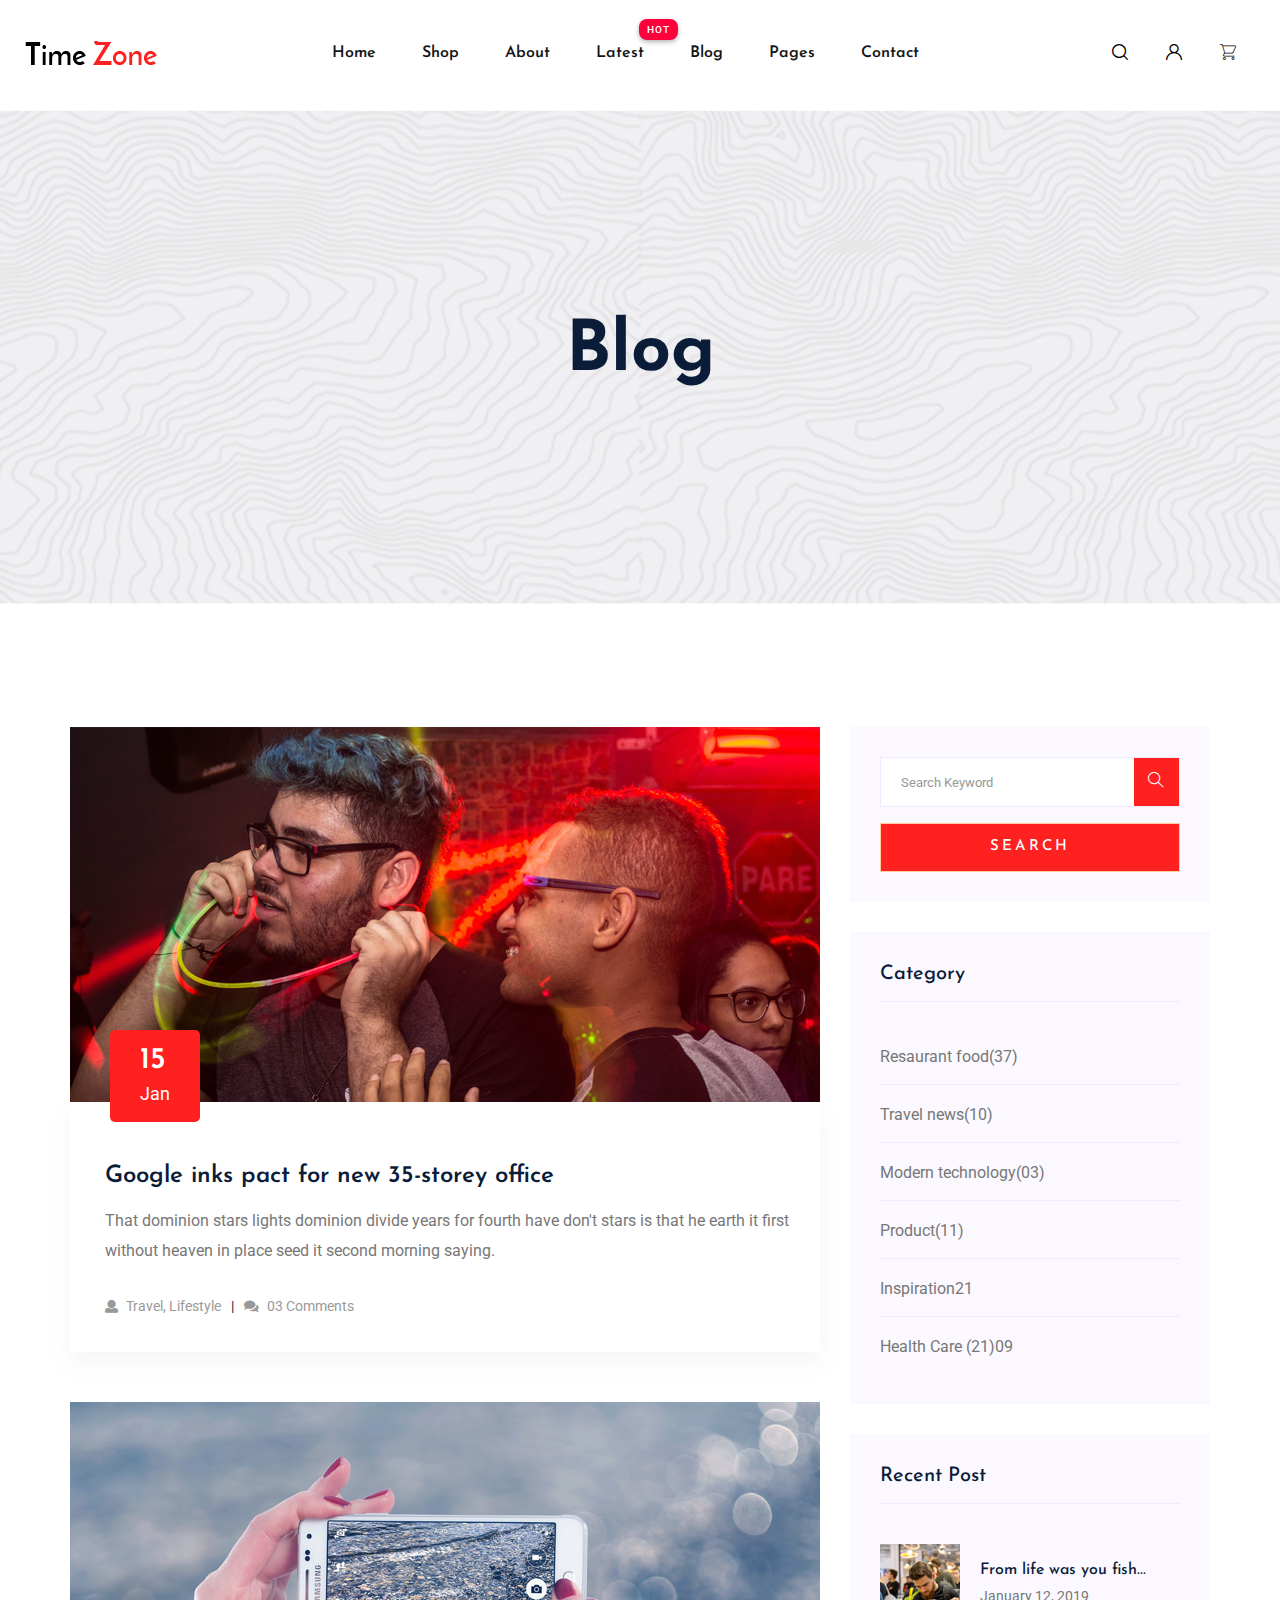
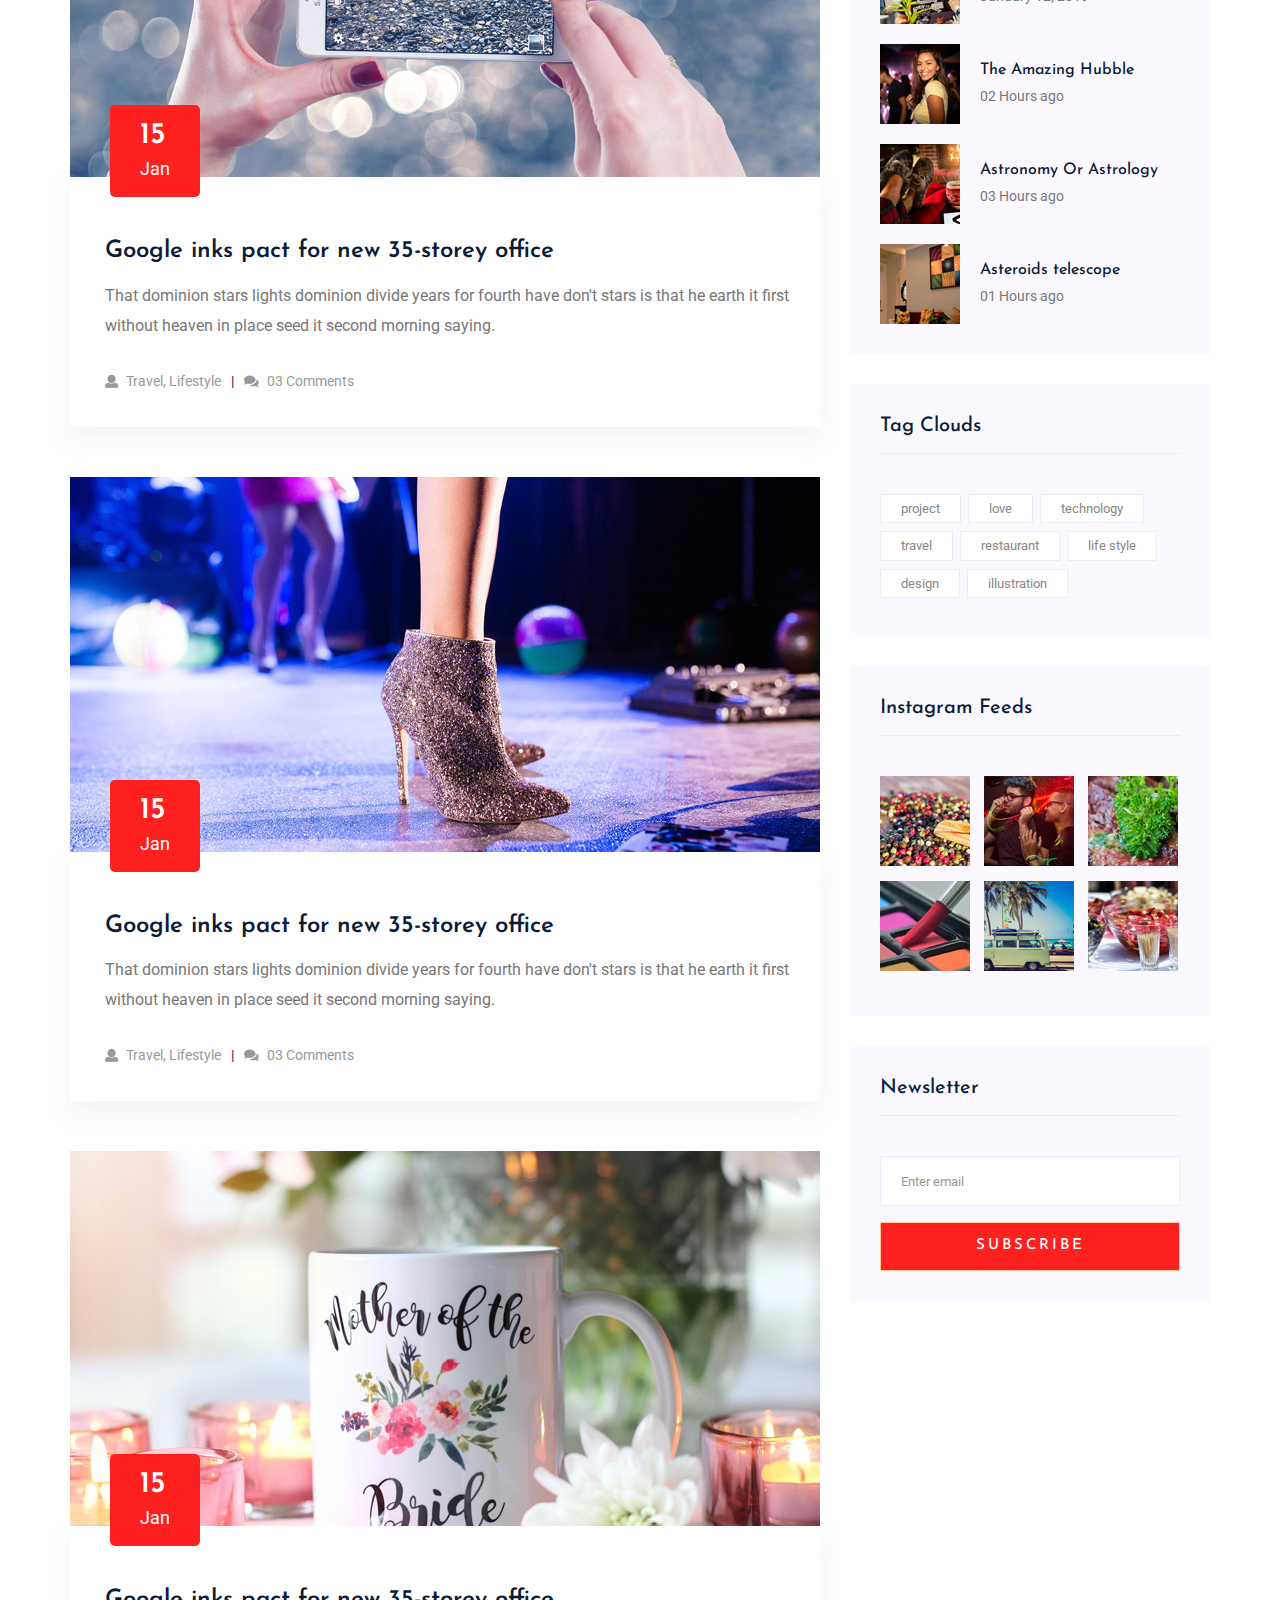
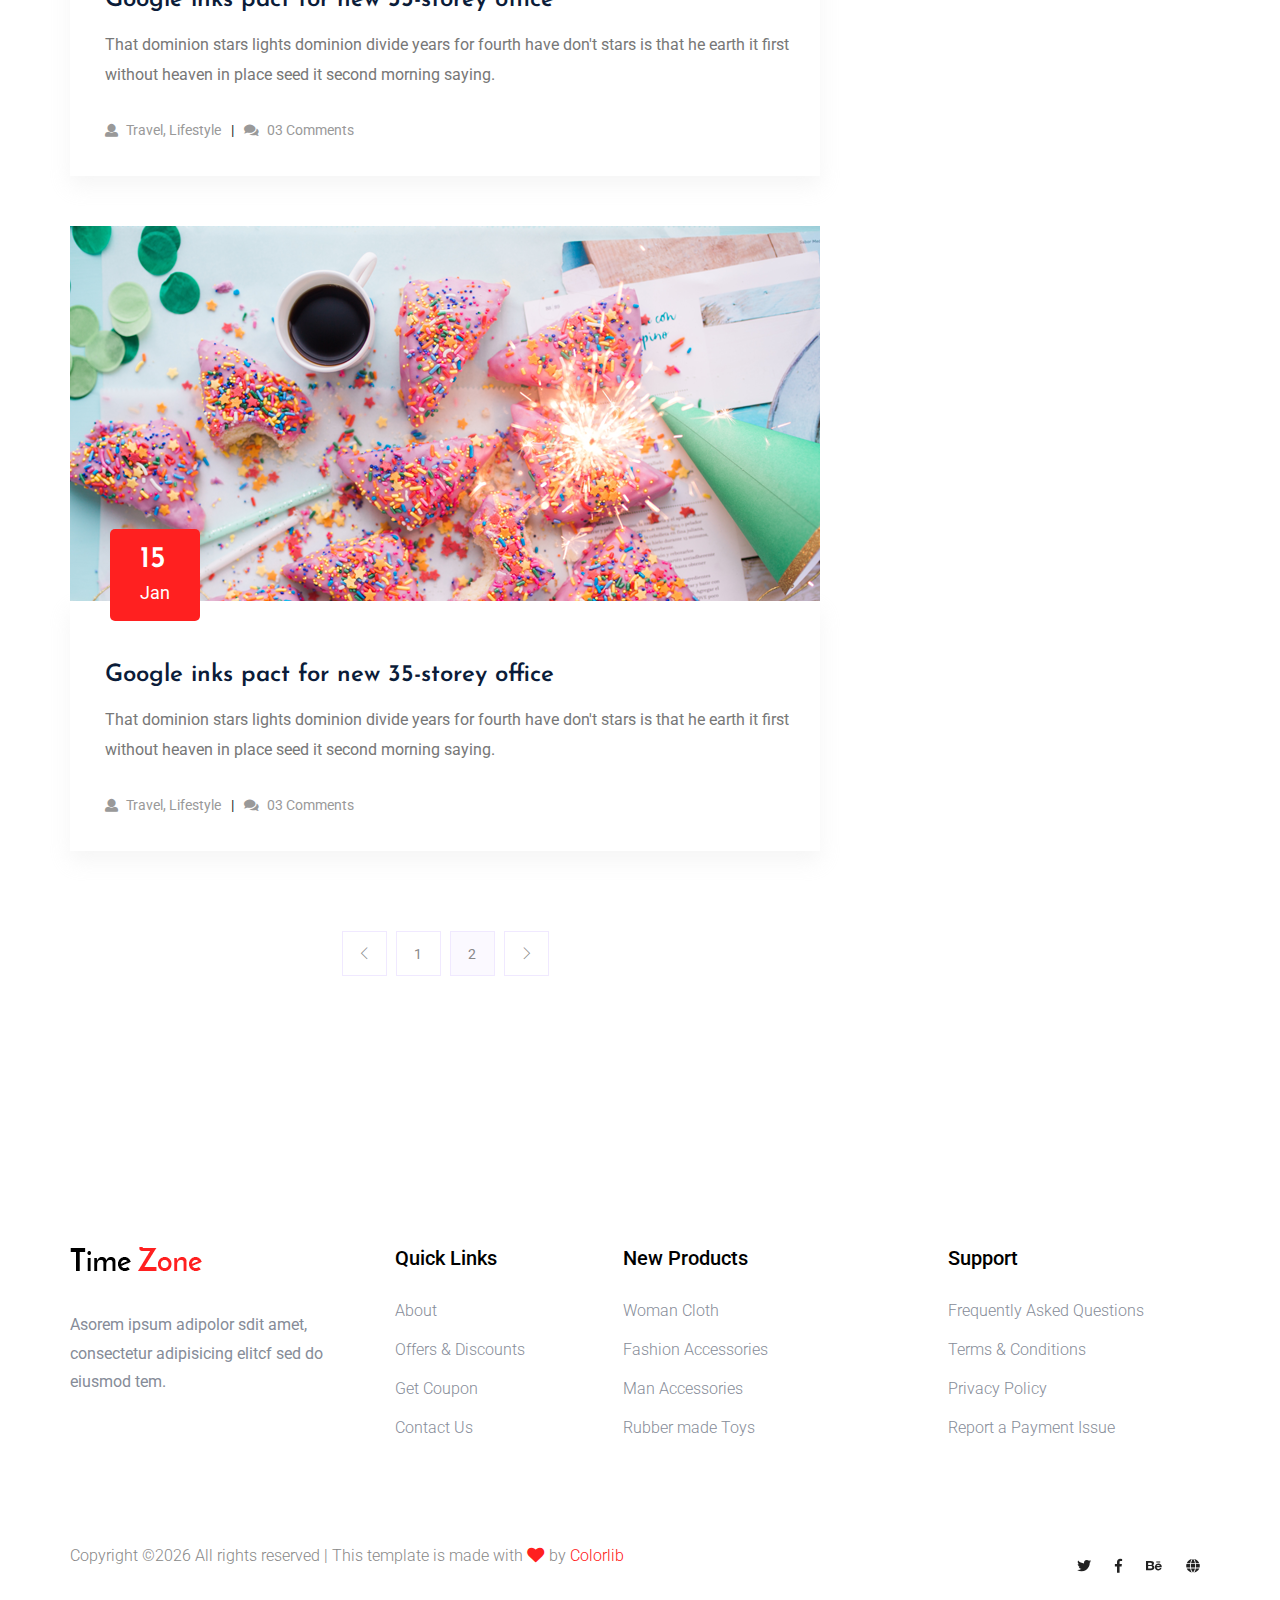
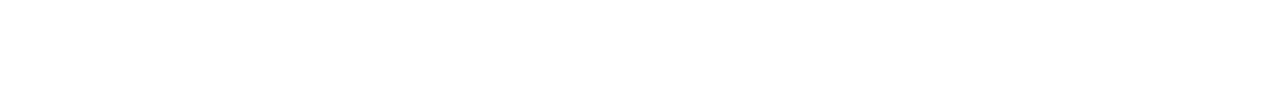
<file: blog.html>
<!doctype html>
<html class="no-js" lang="zxx">
<head>
    <meta charset="utf-8">
    <meta http-equiv="x-ua-compatible" content="ie=edge">
    <title>Watch shop | eCommers</title>
    <meta name="description" content="">
    <meta name="viewport" content="width=device-width, initial-scale=1">
    <link rel="manifest" href="site.webmanifest">
    <link rel="shortcut icon" type="image/x-icon" href="assets/img/favicon.ico">

    <!-- CSS here -->
        <link rel="stylesheet" href="assets/css/bootstrap.min.css">
        <link rel="stylesheet" href="assets/css/owl.carousel.min.css">
        <link rel="stylesheet" href="assets/css/flaticon.css">
        <link rel="stylesheet" href="assets/css/slicknav.css">
        <link rel="stylesheet" href="assets/css/animate.min.css">
        <link rel="stylesheet" href="assets/css/magnific-popup.css">
        <link rel="stylesheet" href="assets/css/fontawesome-all.min.css">
        <link rel="stylesheet" href="assets/css/themify-icons.css">
        <link rel="stylesheet" href="assets/css/slick.css">
        <link rel="stylesheet" href="assets/css/nice-select.css">
        <link rel="stylesheet" href="assets/css/style.css">
</head>
<body>
    <header>
        <!-- Header Start -->
        <div class="header-area">
            <div class="main-header header-sticky">
                <div class="container-fluid">
                    <div class="menu-wrapper">
                        <!-- Logo -->
                        <div class="logo">
                            <a href="index.html"><img src="assets/img/logo/logo.png" alt=""></a>
                        </div>
                        <!-- Main-menu -->
                        <div class="main-menu d-none d-lg-block">
                            <nav>                                                
                                <ul id="navigation">  
                                    <li><a href="index.html">Home</a></li>
                                    <li><a href="shop.html">shop</a></li>
                                    <li><a href="about.html">about</a></li>
                                    <li class="hot"><a href="#">Latest</a>
                                        <ul class="submenu">
                                            <li><a href="shop.html"> Product list</a></li>
                                            <li><a href="product_details.html"> Product Details</a></li>
                                        </ul>
                                    </li>
                                    <li><a href="blog.html">Blog</a>
                                        <ul class="submenu">
                                            <li><a href="blog.html">Blog</a></li>
                                            <li><a href="blog-details.html">Blog Details</a></li>
                                        </ul>
                                    </li>
                                    <li><a href="#">Pages</a>
                                        <ul class="submenu">
                                            <li><a href="login.html">Login</a></li>
                                            <li><a href="cart.html">Cart</a></li>
                                            <li><a href="elements.html">Element</a></li>
                                            <li><a href="confirmation.html">Confirmation</a></li>
                                            <li><a href="checkout.html">Product Checkout</a></li>
                                        </ul>
                                    </li>
                                    <li><a href="contact.html">Contact</a></li>
                                </ul>
                            </nav>
                        </div>
                        <!-- Header Right -->
                        <div class="header-right">
                            <ul>
                                <li>
                                    <div class="nav-search search-switch">
                                        <span class="flaticon-search"></span>
                                    </div>
                                </li>
                                <li> <a href="login.html"><span class="flaticon-user"></span></a></li>
                                <li><a href="cart.html"><span class="flaticon-shopping-cart"></span></a> </li>
                            </ul>
                        </div>
                    </div>
                    <!-- Mobile Menu -->
                    <div class="col-12">
                        <div class="mobile_menu d-block d-lg-none"></div>
                    </div>
                </div>
            </div>
        </div>
        <!-- Header End -->
    </header>
    <main>
        <!--? Hero Area Start-->
        <div class="slider-area ">
            <div class="single-slider slider-height2 d-flex align-items-center">
                <div class="container">
                    <div class="row">
                        <div class="col-xl-12">
                            <div class="hero-cap text-center">
                                <h2>Blog</h2>
                            </div>
                        </div>
                    </div>
                </div>
            </div>
        </div>
        <!--? Hero Area End-->
        <!--================Blog Area =================-->
        <section class="blog_area section-padding">
            <div class="container">
                <div class="row">
                    <div class="col-lg-8 mb-5 mb-lg-0">
                        <div class="blog_left_sidebar">
                            <article class="blog_item">
                                <div class="blog_item_img">
                                    <img class="card-img rounded-0" src="assets/img/blog/single_blog_1.png" alt="">
                                    <a href="#" class="blog_item_date">
                                        <h3>15</h3>
                                        <p>Jan</p>
                                    </a>
                                </div>

                                <div class="blog_details">
                                    <a class="d-inline-block" href="single-blog.html">
                                        <h2>Google inks pact for new 35-storey office</h2>
                                    </a>
                                    <p>That dominion stars lights dominion divide years for fourth have don't stars is that
                                        he earth it first without heaven in place seed it second morning saying.</p>
                                    <ul class="blog-info-link">
                                        <li><a href="#"><i class="fa fa-user"></i> Travel, Lifestyle</a></li>
                                        <li><a href="#"><i class="fa fa-comments"></i> 03 Comments</a></li>
                                    </ul>
                                </div>
                            </article>

                            <article class="blog_item">
                                <div class="blog_item_img">
                                    <img class="card-img rounded-0" src="assets/img/blog/single_blog_2.png" alt="">
                                    <a href="#" class="blog_item_date">
                                        <h3>15</h3>
                                        <p>Jan</p>
                                    </a>
                                </div>

                                <div class="blog_details">
                                    <a class="d-inline-block" href="single-blog.html">
                                        <h2>Google inks pact for new 35-storey office</h2>
                                    </a>
                                    <p>That dominion stars lights dominion divide years for fourth have don't stars is that
                                        he earth it first without heaven in place seed it second morning saying.</p>
                                    <ul class="blog-info-link">
                                        <li><a href="#"><i class="fa fa-user"></i> Travel, Lifestyle</a></li>
                                        <li><a href="#"><i class="fa fa-comments"></i> 03 Comments</a></li>
                                    </ul>
                                </div>
                            </article>

                            <article class="blog_item">
                                <div class="blog_item_img">
                                    <img class="card-img rounded-0" src="assets/img/blog/single_blog_3.png" alt="">
                                    <a href="#" class="blog_item_date">
                                        <h3>15</h3>
                                        <p>Jan</p>
                                    </a>
                                </div>

                                <div class="blog_details">
                                    <a class="d-inline-block" href="single-blog.html">
                                        <h2>Google inks pact for new 35-storey office</h2>
                                    </a>
                                    <p>That dominion stars lights dominion divide years for fourth have don't stars is that
                                        he earth it first without heaven in place seed it second morning saying.</p>
                                    <ul class="blog-info-link">
                                        <li><a href="#"><i class="fa fa-user"></i> Travel, Lifestyle</a></li>
                                        <li><a href="#"><i class="fa fa-comments"></i> 03 Comments</a></li>
                                    </ul>
                                </div>
                            </article>

                            <article class="blog_item">
                                <div class="blog_item_img">
                                    <img class="card-img rounded-0" src="assets/img/blog/single_blog_4.png" alt="">
                                    <a href="#" class="blog_item_date">
                                        <h3>15</h3>
                                        <p>Jan</p>
                                    </a>
                                </div>

                                <div class="blog_details">
                                    <a class="d-inline-block" href="single-blog.html">
                                        <h2>Google inks pact for new 35-storey office</h2>
                                    </a>
                                    <p>That dominion stars lights dominion divide years for fourth have don't stars is that
                                        he earth it first without heaven in place seed it second morning saying.</p>
                                    <ul class="blog-info-link">
                                        <li><a href="#"><i class="fa fa-user"></i> Travel, Lifestyle</a></li>
                                        <li><a href="#"><i class="fa fa-comments"></i> 03 Comments</a></li>
                                    </ul>
                                </div>
                            </article>

                            <article class="blog_item">
                                <div class="blog_item_img">
                                    <img class="card-img rounded-0" src="assets/img/blog/single_blog_5.png" alt="">
                                    <a href="#" class="blog_item_date">
                                        <h3>15</h3>
                                        <p>Jan</p>
                                    </a>
                                </div>

                                <div class="blog_details">
                                    <a class="d-inline-block" href="single-blog.html">
                                        <h2>Google inks pact for new 35-storey office</h2>
                                    </a>
                                    <p>That dominion stars lights dominion divide years for fourth have don't stars is that
                                        he earth it first without heaven in place seed it second morning saying.</p>
                                    <ul class="blog-info-link">
                                        <li><a href="#"><i class="fa fa-user"></i> Travel, Lifestyle</a></li>
                                        <li><a href="#"><i class="fa fa-comments"></i> 03 Comments</a></li>
                                    </ul>
                                </div>
                            </article>

                            <nav class="blog-pagination justify-content-center d-flex">
                                <ul class="pagination">
                                    <li class="page-item">
                                        <a href="#" class="page-link" aria-label="Previous">
                                            <i class="ti-angle-left"></i>
                                        </a>
                                    </li>
                                    <li class="page-item">
                                        <a href="#" class="page-link">1</a>
                                    </li>
                                    <li class="page-item active">
                                        <a href="#" class="page-link">2</a>
                                    </li>
                                    <li class="page-item">
                                        <a href="#" class="page-link" aria-label="Next">
                                            <i class="ti-angle-right"></i>
                                        </a>
                                    </li>
                                </ul>
                            </nav>
                        </div>
                    </div>
                    <div class="col-lg-4">
                        <div class="blog_right_sidebar">
                            <aside class="single_sidebar_widget search_widget">
                                <form action="#">
                                    <div class="form-group">
                                        <div class="input-group mb-3">
                                            <input type="text" class="form-control" placeholder='Search Keyword'
                                                onfocus="this.placeholder = ''"
                                                onblur="this.placeholder = 'Search Keyword'">
                                            <div class="input-group-append">
                                                <button class="btns" type="button"><i class="ti-search"></i></button>
                                            </div>
                                        </div>
                                    </div>
                                    <button class="button rounded-0 primary-bg text-white w-100 btn_1 boxed-btn"
                                        type="submit">Search</button>
                                </form>
                            </aside>

                            <aside class="single_sidebar_widget post_category_widget">
                                <h4 class="widget_title">Category</h4>
                                <ul class="list cat-list">
                                    <li>
                                        <a href="#" class="d-flex">
                                            <p>Resaurant food</p>
                                            <p>(37)</p>
                                        </a>
                                    </li>
                                    <li>
                                        <a href="#" class="d-flex">
                                            <p>Travel news</p>
                                            <p>(10)</p>
                                        </a>
                                    </li>
                                    <li>
                                        <a href="#" class="d-flex">
                                            <p>Modern technology</p>
                                            <p>(03)</p>
                                        </a>
                                    </li>
                                    <li>
                                        <a href="#" class="d-flex">
                                            <p>Product</p>
                                            <p>(11)</p>
                                        </a>
                                    </li>
                                    <li>
                                        <a href="#" class="d-flex">
                                            <p>Inspiration</p>
                                            <p>21</p>
                                        </a>
                                    </li>
                                    <li>
                                        <a href="#" class="d-flex">
                                            <p>Health Care (21)</p>
                                            <p>09</p>
                                        </a>
                                    </li>
                                </ul>
                            </aside>

                            <aside class="single_sidebar_widget popular_post_widget">
                                <h3 class="widget_title">Recent Post</h3>
                                <div class="media post_item">
                                    <img src="assets/img/post/post_1.png" alt="post">
                                    <div class="media-body">
                                        <a href="single-blog.html">
                                            <h3>From life was you fish...</h3>
                                        </a>
                                        <p>January 12, 2019</p>
                                    </div>
                                </div>
                                <div class="media post_item">
                                    <img src="assets/img/post/post_2.png" alt="post">
                                    <div class="media-body">
                                        <a href="single-blog.html">
                                            <h3>The Amazing Hubble</h3>
                                        </a>
                                        <p>02 Hours ago</p>
                                    </div>
                                </div>
                                <div class="media post_item">
                                    <img src="assets/img/post/post_3.png" alt="post">
                                    <div class="media-body">
                                        <a href="single-blog.html">
                                            <h3>Astronomy Or Astrology</h3>
                                        </a>
                                        <p>03 Hours ago</p>
                                    </div>
                                </div>
                                <div class="media post_item">
                                    <img src="assets/img/post/post_4.png" alt="post">
                                    <div class="media-body">
                                        <a href="single-blog.html">
                                            <h3>Asteroids telescope</h3>
                                        </a>
                                        <p>01 Hours ago</p>
                                    </div>
                                </div>
                            </aside>
                            <aside class="single_sidebar_widget tag_cloud_widget">
                                <h4 class="widget_title">Tag Clouds</h4>
                                <ul class="list">
                                    <li>
                                        <a href="#">project</a>
                                    </li>
                                    <li>
                                        <a href="#">love</a>
                                    </li>
                                    <li>
                                        <a href="#">technology</a>
                                    </li>
                                    <li>
                                        <a href="#">travel</a>
                                    </li>
                                    <li>
                                        <a href="#">restaurant</a>
                                    </li>
                                    <li>
                                        <a href="#">life style</a>
                                    </li>
                                    <li>
                                        <a href="#">design</a>
                                    </li>
                                    <li>
                                        <a href="#">illustration</a>
                                    </li>
                                </ul>
                            </aside>


                            <aside class="single_sidebar_widget instagram_feeds">
                                <h4 class="widget_title">Instagram Feeds</h4>
                                <ul class="instagram_row flex-wrap">
                                    <li>
                                        <a href="#">
                                            <img class="img-fluid" src="assets/img/post/post_5.png" alt="">
                                        </a>
                                    </li>
                                    <li>
                                        <a href="#">
                                            <img class="img-fluid" src="assets/img/post/post_6.png" alt="">
                                        </a>
                                    </li>
                                    <li>
                                        <a href="#">
                                            <img class="img-fluid" src="assets/img/post/post_7.png" alt="">
                                        </a>
                                    </li>
                                    <li>
                                        <a href="#">
                                            <img class="img-fluid" src="assets/img/post/post_8.png" alt="">
                                        </a>
                                    </li>
                                    <li>
                                        <a href="#">
                                            <img class="img-fluid" src="assets/img/post/post_9.png" alt="">
                                        </a>
                                    </li>
                                    <li>
                                        <a href="#">
                                            <img class="img-fluid" src="assets/img/post/post_10.png" alt="">
                                        </a>
                                    </li>
                                </ul>
                            </aside>


                            <aside class="single_sidebar_widget newsletter_widget">
                                <h4 class="widget_title">Newsletter</h4>

                                <form action="#">
                                    <div class="form-group">
                                        <input type="email" class="form-control" onfocus="this.placeholder = ''"
                                            onblur="this.placeholder = 'Enter email'" placeholder='Enter email' required>
                                    </div>
                                    <button class="button rounded-0 primary-bg text-white w-100 btn_1 boxed-btn"
                                        type="submit">Subscribe</button>
                                </form>
                            </aside>
                        </div>
                    </div>
                </div>
            </div>
        </section>
        <!--================Blog Area =================-->
    </main>
    <footer>
        <!-- Footer Start-->
        <div class="footer-area footer-padding">
            <div class="container">
                <div class="row d-flex justify-content-between">
                    <div class="col-xl-3 col-lg-3 col-md-5 col-sm-6">
                        <div class="single-footer-caption mb-50">
                            <div class="single-footer-caption mb-30">
                                <!-- logo -->
                                <div class="footer-logo">
                                    <a href="index.html"><img src="assets/img/logo/logo2_footer.png" alt=""></a>
                                </div>
                                <div class="footer-tittle">
                                    <div class="footer-pera">
                                        <p>Asorem ipsum adipolor sdit amet, consectetur adipisicing elitcf sed do eiusmod tem.</p>
                                </div>
                                </div>
                            </div>
                        </div>
                    </div>
                    <div class="col-xl-2 col-lg-3 col-md-3 col-sm-5">
                        <div class="single-footer-caption mb-50">
                            <div class="footer-tittle">
                                <h4>Quick Links</h4>
                                <ul>
                                    <li><a href="#">About</a></li>
                                    <li><a href="#"> Offers & Discounts</a></li>
                                    <li><a href="#"> Get Coupon</a></li>
                                    <li><a href="#">  Contact Us</a></li>
                                </ul>
                            </div>
                        </div>
                    </div>
                    <div class="col-xl-3 col-lg-3 col-md-4 col-sm-7">
                        <div class="single-footer-caption mb-50">
                            <div class="footer-tittle">
                                <h4>New Products</h4>
                                <ul>
                                    <li><a href="#">Woman Cloth</a></li>
                                    <li><a href="#">Fashion Accessories</a></li>
                                    <li><a href="#"> Man Accessories</a></li>
                                    <li><a href="#"> Rubber made Toys</a></li>
                                </ul>
                            </div>
                        </div>
                    </div>
                    <div class="col-xl-3 col-lg-3 col-md-5 col-sm-7">
                        <div class="single-footer-caption mb-50">
                            <div class="footer-tittle">
                                <h4>Support</h4>
                                <ul>
                                    <li><a href="#">Frequently Asked Questions</a></li>
                                    <li><a href="#">Terms & Conditions</a></li>
                                    <li><a href="#">Privacy Policy</a></li>
                                    <li><a href="#">Report a Payment Issue</a></li>
                                </ul>
                            </div>
                        </div>
                    </div>
                </div>
                <!-- Footer bottom -->
                <div class="row align-items-center">
                    <div class="col-xl-7 col-lg-8 col-md-7">
                        <div class="footer-copy-right">
                            <p><!-- Link back to Colorlib can't be removed. Template is licensed under CC BY 3.0. -->
  Copyright &copy;<script>document.write(new Date().getFullYear());</script> All rights reserved | This template is made with <i class="fa fa-heart" aria-hidden="true"></i> by <a href="https://colorlib.com" target="_blank">Colorlib</a>
  <!-- Link back to Colorlib can't be removed. Template is licensed under CC BY 3.0. --></p>                  
                        </div>
                    </div>
                    <div class="col-xl-5 col-lg-4 col-md-5">
                        <div class="footer-copy-right f-right">
                            <!-- social -->
                            <div class="footer-social">
                                <a href="#"><i class="fab fa-twitter"></i></a>
                                <a href="https://www.facebook.com/sai4ull"><i class="fab fa-facebook-f"></i></a>
                                <a href="#"><i class="fab fa-behance"></i></a>
                                <a href="#"><i class="fas fa-globe"></i></a>
                            </div>
                        </div>
                    </div>
                </div>
            </div>
        </div>
        <!-- Footer End-->
    </footer>
    <!--? Search model Begin -->
    <div class="search-model-box">
        <div class="h-100 d-flex align-items-center justify-content-center">
            <div class="search-close-btn">+</div>
            <form class="search-model-form">
                <input type="text" id="search-input" placeholder="Searching key.....">
            </form>
        </div>
    </div>
    <!-- Search model end -->

    <!-- JS here -->

    <script src="./assets/js/vendor/modernizr-3.5.0.min.js"></script>
    <!-- Jquery, Popper, Bootstrap -->
    <script src="./assets/js/vendor/jquery-1.12.4.min.js"></script>
    <script src="./assets/js/popper.min.js"></script>
    <script src="./assets/js/bootstrap.min.js"></script>
    <!-- Jquery Mobile Menu -->
    <script src="./assets/js/jquery.slicknav.min.js"></script>

    <!-- Jquery Slick , Owl-Carousel Plugins -->
    <script src="./assets/js/owl.carousel.min.js"></script>
    <script src="./assets/js/slick.min.js"></script>

    <!-- One Page, Animated-HeadLin -->
    <script src="./assets/js/wow.min.js"></script>
    <script src="./assets/js/animated.headline.js"></script>
    
    <!-- Scrollup, nice-select, sticky -->
    <script src="./assets/js/jquery.scrollUp.min.js"></script>
    <script src="./assets/js/jquery.nice-select.min.js"></script>
    <script src="./assets/js/jquery.sticky.js"></script>
    <script src="./assets/js/jquery.magnific-popup.js"></script>

    <!-- contact js -->
    <script src="./assets/js/contact.js"></script>
    <script src="./assets/js/jquery.form.js"></script>
    <script src="./assets/js/jquery.validate.min.js"></script>
    <script src="./assets/js/mail-script.js"></script>
    <script src="./assets/js/jquery.ajaxchimp.min.js"></script>
    
    <!-- Jquery Plugins, main Jquery -->	
    <script src="./assets/js/plugins.js"></script>
    <script src="./assets/js/main.js"></script>

</body>
</html>
</file>
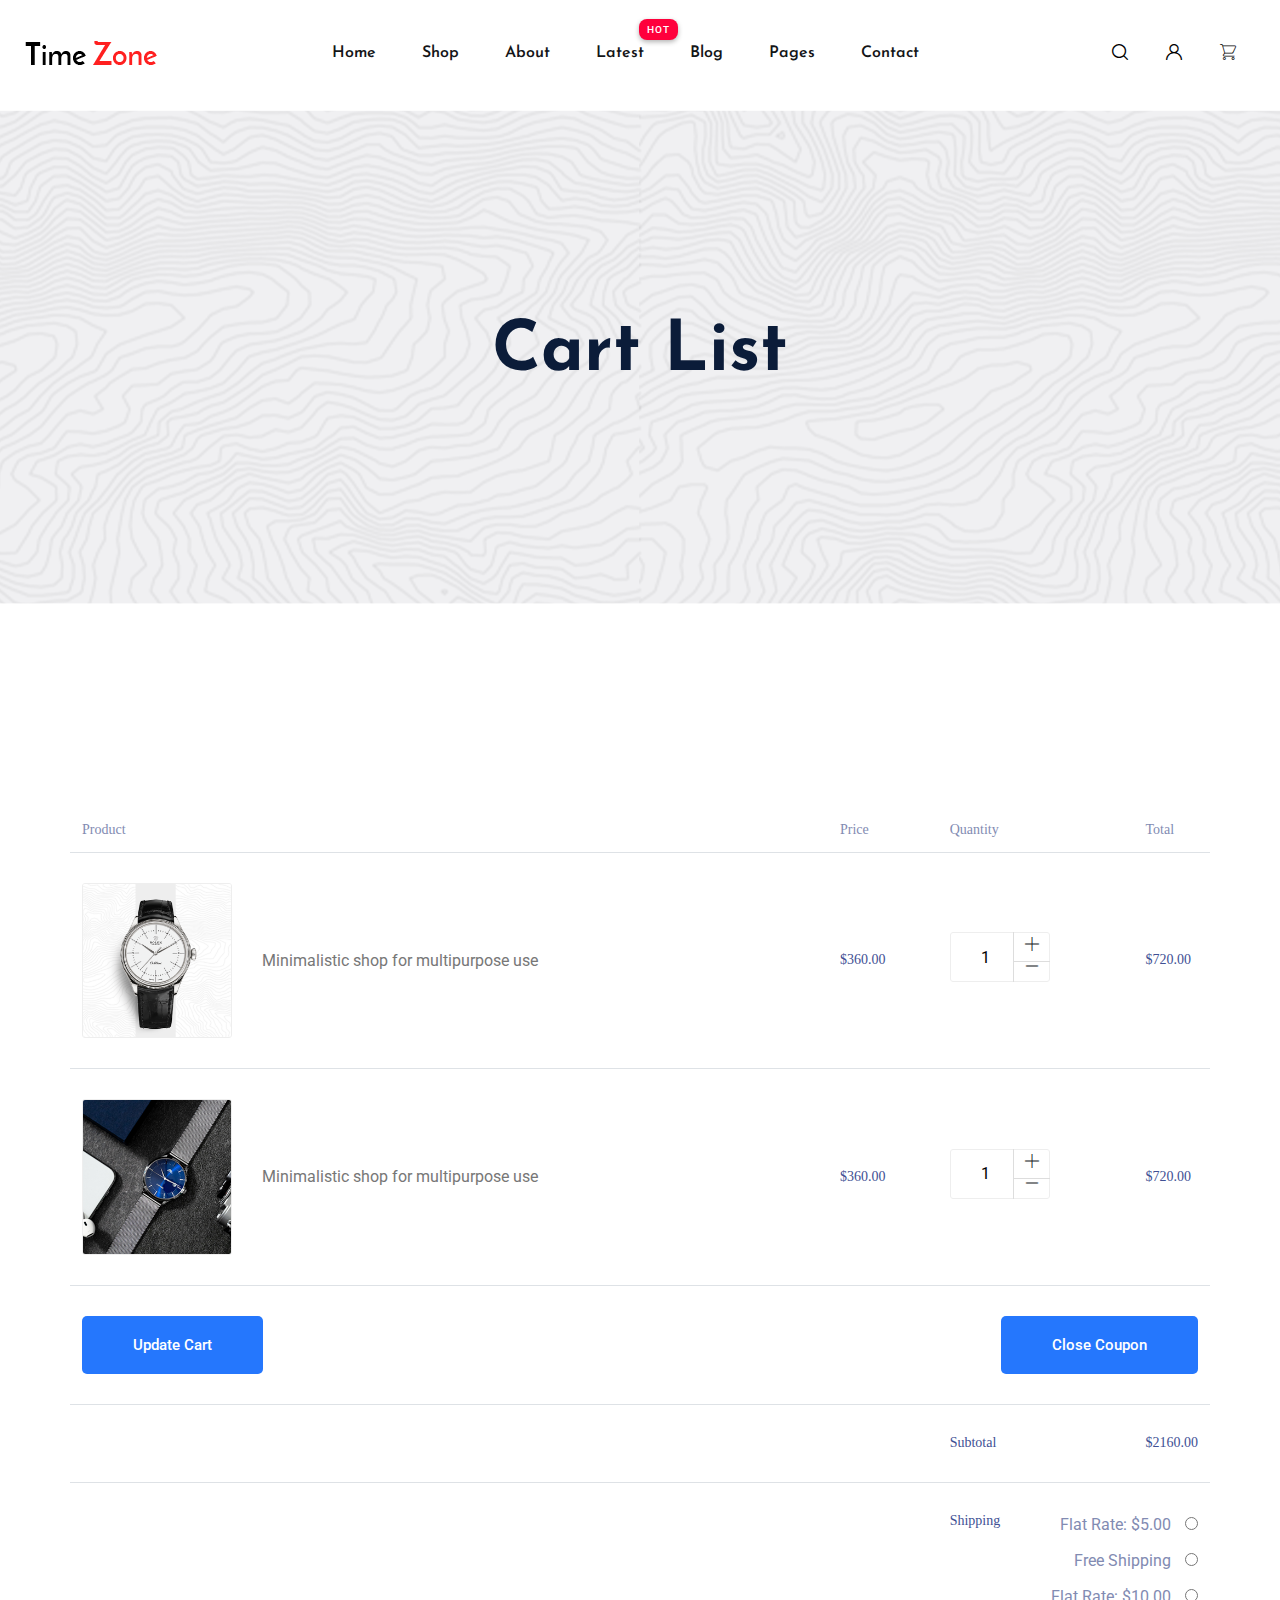
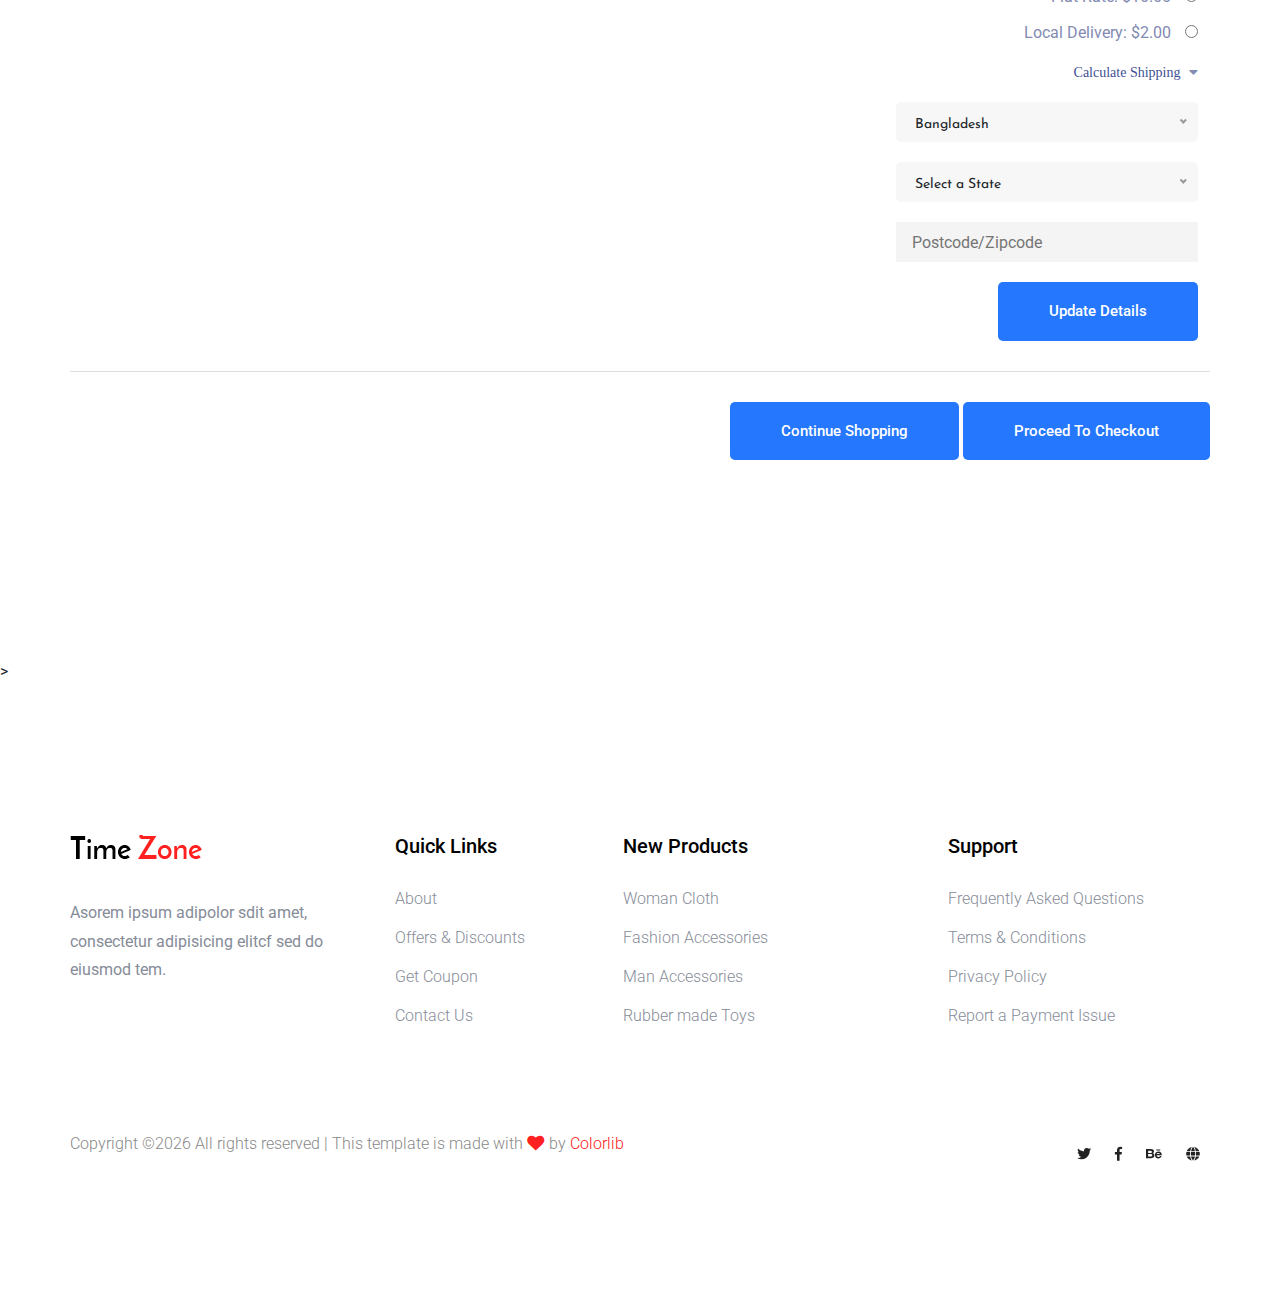
<file: cart.html>
<!doctype html>
<html lang="zxx">
<head>
  <meta charset="utf-8">
  <meta http-equiv="x-ua-compatible" content="ie=edge">
  <title>Watch shop | eCommers</title>
  <meta name="description" content="">
  <meta name="viewport" content="width=device-width, initial-scale=1">
  <link rel="manifest" href="site.webmanifest">
  <link rel="shortcut icon" type="image/x-icon" href="assets/img/favicon.ico">

  <!-- CSS here -->
      <link rel="stylesheet" href="assets/css/bootstrap.min.css">
      <link rel="stylesheet" href="assets/css/owl.carousel.min.css">
      <link rel="stylesheet" href="assets/css/flaticon.css">
      <link rel="stylesheet" href="assets/css/slicknav.css">
      <link rel="stylesheet" href="assets/css/animate.min.css">
      <link rel="stylesheet" href="assets/css/magnific-popup.css">
      <link rel="stylesheet" href="assets/css/fontawesome-all.min.css">
      <link rel="stylesheet" href="assets/css/themify-icons.css">
      <link rel="stylesheet" href="assets/css/slick.css">
      <link rel="stylesheet" href="assets/css/nice-select.css">
      <link rel="stylesheet" href="assets/css/style.css">
</head>

<body>
  <header>
    <!-- Header Start -->
    <div class="header-area">
        <div class="main-header header-sticky">
            <div class="container-fluid">
                <div class="menu-wrapper">
                    <!-- Logo -->
                    <div class="logo">
                        <a href="index.html"><img src="assets/img/logo/logo.png" alt=""></a>
                    </div>
                    <!-- Main-menu -->
                    <div class="main-menu d-none d-lg-block">
                        <nav>                                                
                            <ul id="navigation">  
                                <li><a href="index.html">Home</a></li>
                                <li><a href="shop.html">shop</a></li>
                                <li><a href="about.html">about</a></li>
                                <li class="hot"><a href="#">Latest</a>
                                    <ul class="submenu">
                                        <li><a href="shop.html"> Product list</a></li>
                                        <li><a href="product_details.html"> Product Details</a></li>
                                    </ul>
                                </li>
                                <li><a href="blog.html">Blog</a>
                                    <ul class="submenu">
                                        <li><a href="blog.html">Blog</a></li>
                                        <li><a href="blog-details.html">Blog Details</a></li>
                                    </ul>
                                </li>
                                <li><a href="#">Pages</a>
                                    <ul class="submenu">
                                        <li><a href="login.html">Login</a></li>
                                        <li><a href="cart.html">Cart</a></li>
                                        <li><a href="elements.html">Element</a></li>
                                        <li><a href="confirmation.html">Confirmation</a></li>
                                        <li><a href="checkout.html">Product Checkout</a></li>
                                    </ul>
                                </li>
                                <li><a href="contact.html">Contact</a></li>
                            </ul>
                        </nav>
                    </div>
                    <!-- Header Right -->
                    <div class="header-right">
                        <ul>
                            <li>
                                <div class="nav-search search-switch">
                                    <span class="flaticon-search"></span>
                                </div>
                            </li>
                            <li> <a href="login.html"><span class="flaticon-user"></span></a></li>
                            <li><a href="cart.html"><span class="flaticon-shopping-cart"></span></a> </li>
                        </ul>
                    </div>
                </div>
                <!-- Mobile Menu -->
                <div class="col-12">
                    <div class="mobile_menu d-block d-lg-none"></div>
                </div>
            </div>
        </div>
    </div>
    <!-- Header End -->
  </header>
  <main>
      <!-- Hero Area Start-->
      <div class="slider-area ">
          <div class="single-slider slider-height2 d-flex align-items-center">
              <div class="container">
                  <div class="row">
                      <div class="col-xl-12">
                          <div class="hero-cap text-center">
                              <h2>Cart List</h2>
                          </div>
                      </div>
                  </div>
              </div>
          </div>
      </div>
      <!--================Cart Area =================-->
      <section class="cart_area section_padding">
        <div class="container">
          <div class="cart_inner">
            <div class="table-responsive">
              <table class="table">
                <thead>
                  <tr>
                    <th scope="col">Product</th>
                    <th scope="col">Price</th>
                    <th scope="col">Quantity</th>
                    <th scope="col">Total</th>
                  </tr>
                </thead>
                <tbody>
                  <tr>
                    <td>
                      <div class="media">
                        <div class="d-flex">
                          <img src="assets/img/gallery/card1.png" alt="" />
                        </div>
                        <div class="media-body">
                          <p>Minimalistic shop for multipurpose use</p>
                        </div>
                      </div>
                    </td>
                    <td>
                      <h5>$360.00</h5>
                    </td>
                    <td>
                      <div class="product_count">
                        <span class="input-number-decrement"> <i class="ti-minus"></i></span>
                        <input class="input-number" type="text" value="1" min="0" max="10">
                        <span class="input-number-increment"> <i class="ti-plus"></i></span>
                      </div>
                    </td>
                    <td>
                      <h5>$720.00</h5>
                    </td>
                  </tr>
                  <tr>
                    <td>
                      <div class="media">
                        <div class="d-flex">
                          <img src="assets/img/gallery/card2.png" alt="" />
                        </div>
                        <div class="media-body">
                          <p>Minimalistic shop for multipurpose use</p>
                        </div>
                      </div>
                    </td>
                    <td>
                      <h5>$360.00</h5>
                    </td>
                    <td>
                      <div class="product_count">
                          <span class="input-number-decrement"> <i class="ti-minus"></i></span>
                          <input class="input-number" type="text" value="1" min="0" max="10">
                          <span class="input-number-increment"> <i class="ti-plus"></i></span>
                      </div>
                    </td>
                    <td>
                      <h5>$720.00</h5>
                    </td>
                  </tr>
                  <tr class="bottom_button">
                    <td>
                      <a class="btn_1" href="#">Update Cart</a>
                    </td>
                    <td></td>
                    <td></td>
                    <td>
                      <div class="cupon_text float-right">
                        <a class="btn_1" href="#">Close Coupon</a>
                      </div>
                    </td>
                  </tr>
                  <tr>
                    <td></td>
                    <td></td>
                    <td>
                      <h5>Subtotal</h5>
                    </td>
                    <td>
                      <h5>$2160.00</h5>
                    </td>
                  </tr>
                  <tr class="shipping_area">
                    <td></td>
                    <td></td>
                    <td>
                      <h5>Shipping</h5>
                    </td>
                    <td>
                      <div class="shipping_box">
                        <ul class="list">
                          <li>
                            Flat Rate: $5.00
                            <input type="radio" aria-label="Radio button for following text input">
                          </li>
                          <li>
                            Free Shipping
                            <input type="radio" aria-label="Radio button for following text input">
                          </li>
                          <li>
                            Flat Rate: $10.00
                            <input type="radio" aria-label="Radio button for following text input">
                          </li>
                          <li class="active">
                            Local Delivery: $2.00
                            <input type="radio" aria-label="Radio button for following text input">
                          </li>
                        </ul>
                        <h6>
                          Calculate Shipping
                          <i class="fa fa-caret-down" aria-hidden="true"></i>
                        </h6>
                        <select class="shipping_select">
                          <option value="1">Bangladesh</option>
                          <option value="2">India</option>
                          <option value="4">Pakistan</option>
                        </select>
                        <select class="shipping_select section_bg">
                          <option value="1">Select a State</option>
                          <option value="2">Select a State</option>
                          <option value="4">Select a State</option>
                        </select>
                        <input class="post_code" type="text" placeholder="Postcode/Zipcode" />
                        <a class="btn_1" href="#">Update Details</a>
                      </div>
                    </td>
                  </tr>
                </tbody>
              </table>
              <div class="checkout_btn_inner float-right">
                <a class="btn_1" href="#">Continue Shopping</a>
                <a class="btn_1 checkout_btn_1" href="#">Proceed to checkout</a>
              </div>
            </div>
          </div>
      </section>
      <!--================End Cart Area =================-->
  </main>>
  <footer>
      <!-- Footer Start-->
      <div class="footer-area footer-padding">
          <div class="container">
              <div class="row d-flex justify-content-between">
                  <div class="col-xl-3 col-lg-3 col-md-5 col-sm-6">
                      <div class="single-footer-caption mb-50">
                          <div class="single-footer-caption mb-30">
                              <!-- logo -->
                              <div class="footer-logo">
                                  <a href="index.html"><img src="assets/img/logo/logo2_footer.png" alt=""></a>
                              </div>
                              <div class="footer-tittle">
                                  <div class="footer-pera">
                                      <p>Asorem ipsum adipolor sdit amet, consectetur adipisicing elitcf sed do eiusmod tem.</p>
                              </div>
                              </div>
                          </div>
                      </div>
                  </div>
                  <div class="col-xl-2 col-lg-3 col-md-3 col-sm-5">
                      <div class="single-footer-caption mb-50">
                          <div class="footer-tittle">
                              <h4>Quick Links</h4>
                              <ul>
                                  <li><a href="#">About</a></li>
                                  <li><a href="#"> Offers & Discounts</a></li>
                                  <li><a href="#"> Get Coupon</a></li>
                                  <li><a href="#">  Contact Us</a></li>
                              </ul>
                          </div>
                      </div>
                  </div>
                  <div class="col-xl-3 col-lg-3 col-md-4 col-sm-7">
                      <div class="single-footer-caption mb-50">
                          <div class="footer-tittle">
                              <h4>New Products</h4>
                              <ul>
                                  <li><a href="#">Woman Cloth</a></li>
                                  <li><a href="#">Fashion Accessories</a></li>
                                  <li><a href="#"> Man Accessories</a></li>
                                  <li><a href="#"> Rubber made Toys</a></li>
                              </ul>
                          </div>
                      </div>
                  </div>
                  <div class="col-xl-3 col-lg-3 col-md-5 col-sm-7">
                      <div class="single-footer-caption mb-50">
                          <div class="footer-tittle">
                              <h4>Support</h4>
                              <ul>
                                  <li><a href="#">Frequently Asked Questions</a></li>
                                  <li><a href="#">Terms & Conditions</a></li>
                                  <li><a href="#">Privacy Policy</a></li>
                                  <li><a href="#">Report a Payment Issue</a></li>
                              </ul>
                          </div>
                      </div>
                  </div>
              </div>
              <!-- Footer bottom -->
              <div class="row align-items-center">
                  <div class="col-xl-7 col-lg-8 col-md-7">
                      <div class="footer-copy-right">
                          <p><!-- Link back to Colorlib can't be removed. Template is licensed under CC BY 3.0. -->
  Copyright &copy;<script>document.write(new Date().getFullYear());</script> All rights reserved | This template is made with <i class="fa fa-heart" aria-hidden="true"></i> by <a href="https://colorlib.com" target="_blank">Colorlib</a>
  <!-- Link back to Colorlib can't be removed. Template is licensed under CC BY 3.0. --></p>                 
                      </div>
                  </div>
                  <div class="col-xl-5 col-lg-4 col-md-5">
                      <div class="footer-copy-right f-right">
                          <!-- social -->
                          <div class="footer-social">
                              <a href="#"><i class="fab fa-twitter"></i></a>
                              <a href="https://www.facebook.com/sai4ull"><i class="fab fa-facebook-f"></i></a>
                              <a href="#"><i class="fab fa-behance"></i></a>
                              <a href="#"><i class="fas fa-globe"></i></a>
                          </div>
                      </div>
                  </div>
              </div>
          </div>
      </div>
      <!-- Footer End-->
  </footer>
  <!--? Search model Begin -->
  <div class="search-model-box">
      <div class="h-100 d-flex align-items-center justify-content-center">
          <div class="search-close-btn">+</div>
          <form class="search-model-form">
              <input type="text" id="search-input" placeholder="Searching key.....">
          </form>
      </div>
  </div>
  <!-- Search model end -->

  <!-- JS here -->

  <script src="./assets/js/vendor/modernizr-3.5.0.min.js"></script>
  <!-- Jquery, Popper, Bootstrap -->
  <script src="./assets/js/vendor/jquery-1.12.4.min.js"></script>
  <script src="./assets/js/popper.min.js"></script>
  <script src="./assets/js/bootstrap.min.js"></script>
  <!-- Jquery Mobile Menu -->
  <script src="./assets/js/jquery.slicknav.min.js"></script>

  <!-- Jquery Slick , Owl-Carousel Plugins -->
  <script src="./assets/js/owl.carousel.min.js"></script>
  <script src="./assets/js/slick.min.js"></script>

  <!-- One Page, Animated-HeadLin -->
  <script src="./assets/js/wow.min.js"></script>
  <script src="./assets/js/animated.headline.js"></script>
  
  <!-- Scrollup, nice-select, sticky -->
  <script src="./assets/js/jquery.scrollUp.min.js"></script>
  <script src="./assets/js/jquery.nice-select.min.js"></script>
  <script src="./assets/js/jquery.sticky.js"></script>
  <script src="./assets/js/jquery.magnific-popup.js"></script>

  <!-- contact js -->
  <script src="./assets/js/contact.js"></script>
  <script src="./assets/js/jquery.form.js"></script>
  <script src="./assets/js/jquery.validate.min.js"></script>
  <script src="./assets/js/mail-script.js"></script>
  <script src="./assets/js/jquery.ajaxchimp.min.js"></script>
  
  <!-- Jquery Plugins, main Jquery -->	
  <script src="./assets/js/plugins.js"></script>
  <script src="./assets/js/main.js"></script>

</body>
</html>
</file>
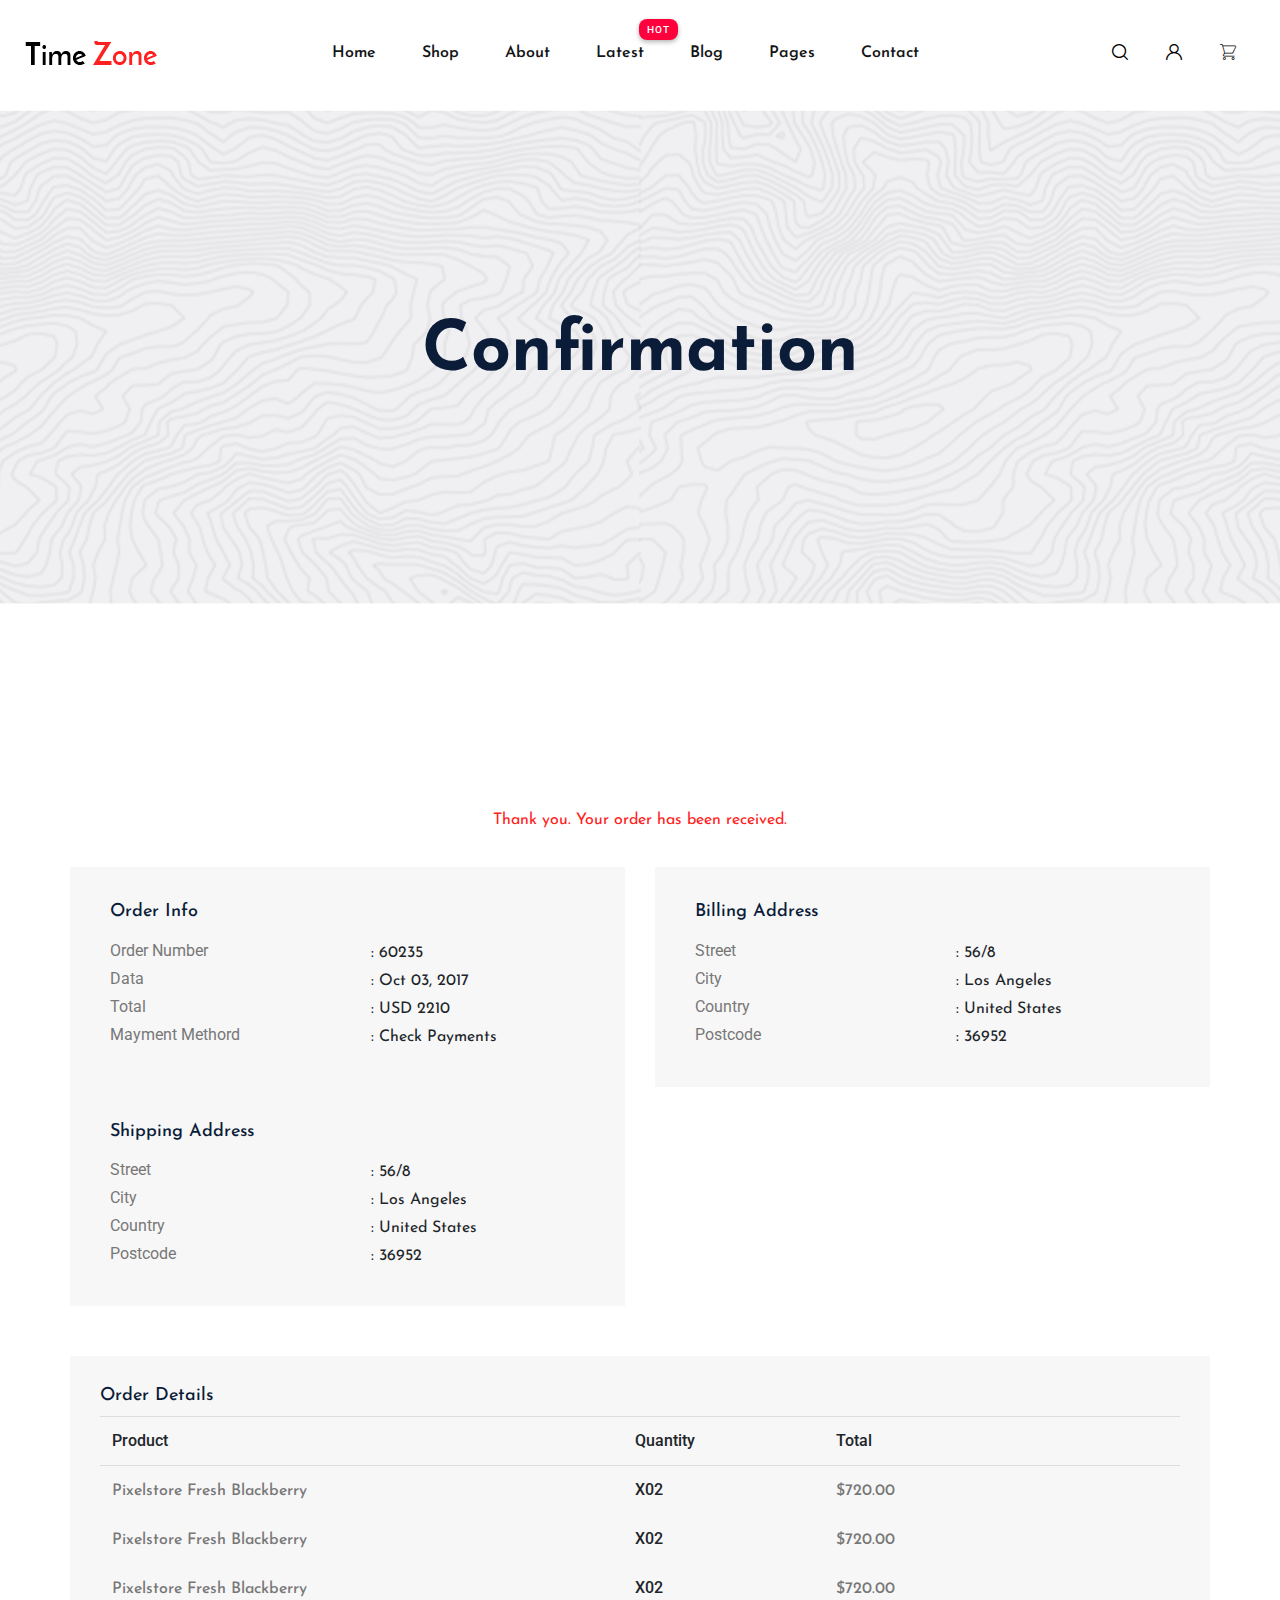
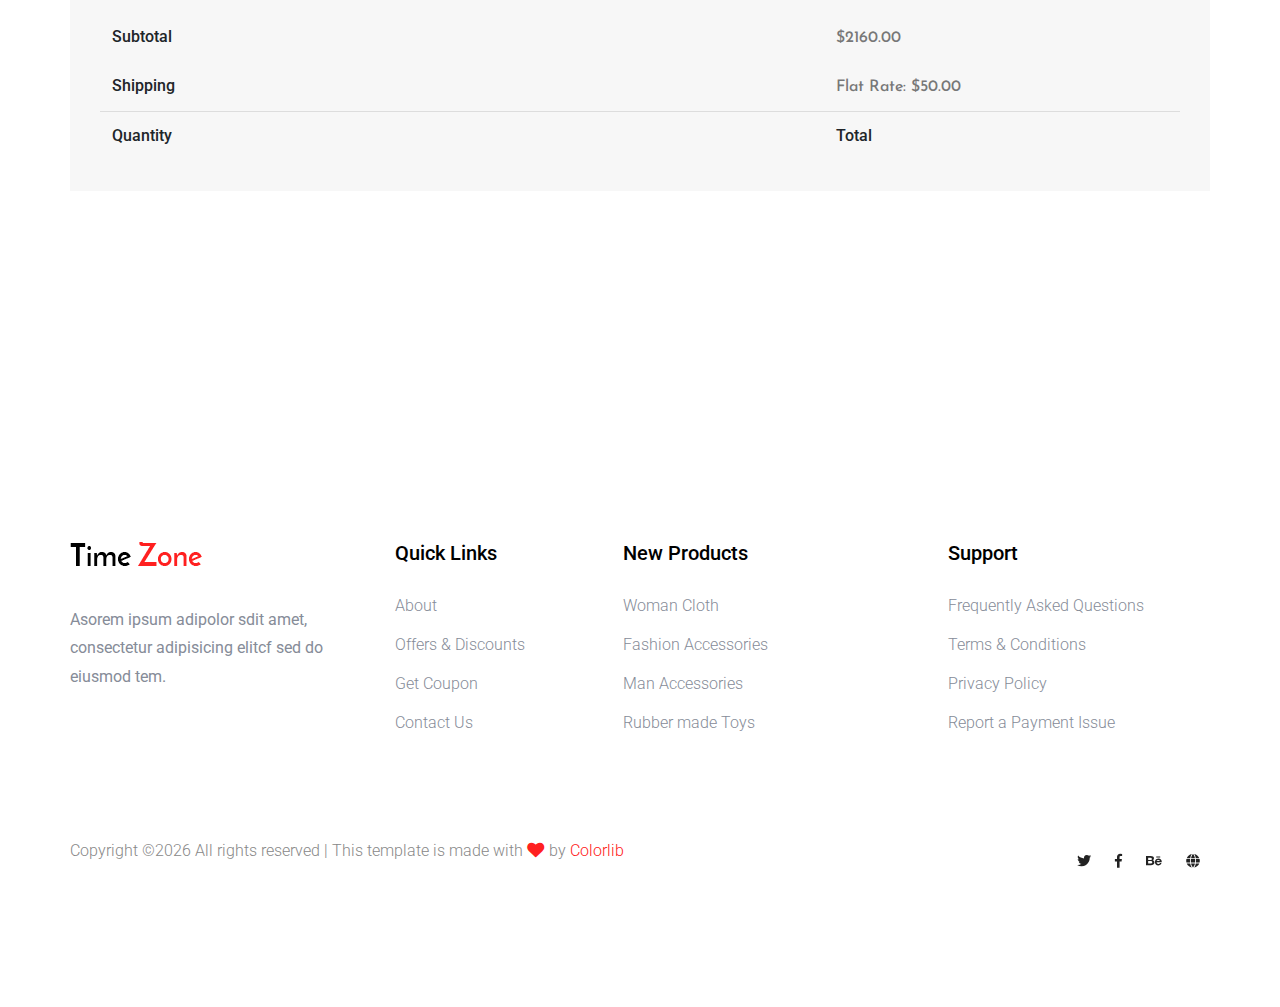
<file: confirmation.html>
<!doctype html>
<html lang="zxx">
<head>
  <meta charset="utf-8">
  <meta http-equiv="x-ua-compatible" content="ie=edge">
  <title>Watch shop | eCommers</title>
  <meta name="description" content="">
  <meta name="viewport" content="width=device-width, initial-scale=1">
  <link rel="manifest" href="site.webmanifest">
  <link rel="shortcut icon" type="image/x-icon" href="assets/img/favicon.ico">

  <!-- CSS here -->
    <link rel="stylesheet" href="assets/css/bootstrap.min.css">
    <link rel="stylesheet" href="assets/css/owl.carousel.min.css">
    <link rel="stylesheet" href="assets/css/flaticon.css">
    <link rel="stylesheet" href="assets/css/slicknav.css">
    <link rel="stylesheet" href="assets/css/animate.min.css">
    <link rel="stylesheet" href="assets/css/magnific-popup.css">
    <link rel="stylesheet" href="assets/css/fontawesome-all.min.css">
    <link rel="stylesheet" href="assets/css/themify-icons.css">
    <link rel="stylesheet" href="assets/css/slick.css">
    <link rel="stylesheet" href="assets/css/nice-select.css">
    <link rel="stylesheet" href="assets/css/style.css">
</head>

<body>
  <header>
    <!-- Header Start -->
    <div class="header-area">
        <div class="main-header header-sticky">
            <div class="container-fluid">
                <div class="menu-wrapper">
                    <!-- Logo -->
                    <div class="logo">
                        <a href="index.html"><img src="assets/img/logo/logo.png" alt=""></a>
                    </div>
                    <!-- Main-menu -->
                    <div class="main-menu d-none d-lg-block">
                        <nav>                                                
                            <ul id="navigation">  
                                <li><a href="index.html">Home</a></li>
                                <li><a href="shop.html">shop</a></li>
                                <li><a href="about.html">about</a></li>
                                <li class="hot"><a href="#">Latest</a>
                                    <ul class="submenu">
                                        <li><a href="shop.html"> Product list</a></li>
                                        <li><a href="product_details.html"> Product Details</a></li>
                                    </ul>
                                </li>
                                <li><a href="blog.html">Blog</a>
                                    <ul class="submenu">
                                        <li><a href="blog.html">Blog</a></li>
                                        <li><a href="blog-details.html">Blog Details</a></li>
                                    </ul>
                                </li>
                                <li><a href="#">Pages</a>
                                    <ul class="submenu">
                                        <li><a href="login.html">Login</a></li>
                                        <li><a href="cart.html">Cart</a></li>
                                        <li><a href="elements.html">Element</a></li>
                                        <li><a href="confirmation.html">Confirmation</a></li>
                                        <li><a href="checkout.html">Product Checkout</a></li>
                                    </ul>
                                </li>
                                <li><a href="contact.html">Contact</a></li>
                            </ul>
                        </nav>
                    </div>
                    <!-- Header Right -->
                    <div class="header-right">
                        <ul>
                            <li>
                                <div class="nav-search search-switch">
                                    <span class="flaticon-search"></span>
                                </div>
                            </li>
                            <li> <a href="login.html"><span class="flaticon-user"></span></a></li>
                            <li><a href="cart.html"><span class="flaticon-shopping-cart"></span></a> </li>
                        </ul>
                    </div>
                </div>
                <!-- Mobile Menu -->
                <div class="col-12">
                    <div class="mobile_menu d-block d-lg-none"></div>
                </div>
            </div>
        </div>
    </div>
    <!-- Header End -->
  </header>
  <main>
      <!-- Hero Area Start-->
      <div class="slider-area ">
          <div class="single-slider slider-height2 d-flex align-items-center">
              <div class="container">
                  <div class="row">
                      <div class="col-xl-12">
                          <div class="hero-cap text-center">
                              <h2>Confirmation</h2>
                          </div>
                      </div>
                  </div>
              </div>
          </div>
      </div>
      <!--================ confirmation part start =================-->
      <section class="confirmation_part section_padding">
        <div class="container">
          <div class="row">
            <div class="col-lg-12">
              <div class="confirmation_tittle">
                <span>Thank you. Your order has been received.</span>
              </div>
            </div>
            <div class="col-lg-6 col-lx-4">
              <div class="single_confirmation_details">
                <h4>order info</h4>
                <ul>
                  <li>
                    <p>order number</p><span>: 60235</span>
                  </li>
                  <li>
                    <p>data</p><span>: Oct 03, 2017</span>
                  </li>
                  <li>
                    <p>total</p><span>: USD 2210</span>
                  </li>
                  <li>
                    <p>mayment methord</p><span>: Check payments</span>
                  </li>
                </ul>
              </div>
            </div>
            <div class="col-lg-6 col-lx-4">
              <div class="single_confirmation_details">
                <h4>Billing Address</h4>
                <ul>
                  <li>
                    <p>Street</p><span>: 56/8</span>
                  </li>
                  <li>
                    <p>city</p><span>: Los Angeles</span>
                  </li>
                  <li>
                    <p>country</p><span>: United States</span>
                  </li>
                  <li>
                    <p>postcode</p><span>: 36952</span>
                  </li>
                </ul>
              </div>
            </div>
            <div class="col-lg-6 col-lx-4">
              <div class="single_confirmation_details">
                <h4>shipping Address</h4>
                <ul>
                  <li>
                    <p>Street</p><span>: 56/8</span>
                  </li>
                  <li>
                    <p>city</p><span>: Los Angeles</span>
                  </li>
                  <li>
                    <p>country</p><span>: United States</span>
                  </li>
                  <li>
                    <p>postcode</p><span>: 36952</span>
                  </li>
                </ul>
              </div>
            </div>
          </div>
          <div class="row">
            <div class="col-lg-12">
              <div class="order_details_iner">
                <h3>Order Details</h3>
                <table class="table table-borderless">
                  <thead>
                    <tr>
                      <th scope="col" colspan="2">Product</th>
                      <th scope="col">Quantity</th>
                      <th scope="col">Total</th>
                    </tr>
                  </thead>
                  <tbody>
                    <tr>
                      <th colspan="2"><span>Pixelstore fresh Blackberry</span></th>
                      <th>x02</th>
                      <th> <span>$720.00</span></th>
                    </tr>
                    <tr>
                      <th colspan="2"><span>Pixelstore fresh Blackberry</span></th>
                      <th>x02</th>
                      <th> <span>$720.00</span></th>
                    </tr>
                    <tr>
                      <th colspan="2"><span>Pixelstore fresh Blackberry</span></th>
                      <th>x02</th>
                      <th> <span>$720.00</span></th>
                    </tr>
                    <tr>
                      <th colspan="3">Subtotal</th>
                      <th> <span>$2160.00</span></th>
                    </tr>
                    <tr>
                      <th colspan="3">shipping</th>
                      <th><span>flat rate: $50.00</span></th>
                    </tr>
                  </tbody>
                  <tfoot>
                    <tr>
                      <th scope="col" colspan="3">Quantity</th>
                      <th scope="col">Total</th>
                    </tr>
                  </tfoot>
                </table>
              </div>
            </div>
          </div>
        </div>
      </section>
      <!--================ confirmation part end =================-->
  </main>
  <footer>
    <!-- Footer Start-->
    <div class="footer-area footer-padding">
        <div class="container">
            <div class="row d-flex justify-content-between">
                <div class="col-xl-3 col-lg-3 col-md-5 col-sm-6">
                    <div class="single-footer-caption mb-50">
                        <div class="single-footer-caption mb-30">
                            <!-- logo -->
                            <div class="footer-logo">
                                <a href="index.html"><img src="assets/img/logo/logo2_footer.png" alt=""></a>
                            </div>
                            <div class="footer-tittle">
                                <div class="footer-pera">
                                    <p>Asorem ipsum adipolor sdit amet, consectetur adipisicing elitcf sed do eiusmod tem.</p>
                            </div>
                            </div>
                        </div>
                    </div>
                </div>
                <div class="col-xl-2 col-lg-3 col-md-3 col-sm-5">
                    <div class="single-footer-caption mb-50">
                        <div class="footer-tittle">
                            <h4>Quick Links</h4>
                            <ul>
                                <li><a href="#">About</a></li>
                                <li><a href="#"> Offers & Discounts</a></li>
                                <li><a href="#"> Get Coupon</a></li>
                                <li><a href="#">  Contact Us</a></li>
                            </ul>
                        </div>
                    </div>
                </div>
                <div class="col-xl-3 col-lg-3 col-md-4 col-sm-7">
                    <div class="single-footer-caption mb-50">
                        <div class="footer-tittle">
                            <h4>New Products</h4>
                            <ul>
                                <li><a href="#">Woman Cloth</a></li>
                                <li><a href="#">Fashion Accessories</a></li>
                                <li><a href="#"> Man Accessories</a></li>
                                <li><a href="#"> Rubber made Toys</a></li>
                            </ul>
                        </div>
                    </div>
                </div>
                <div class="col-xl-3 col-lg-3 col-md-5 col-sm-7">
                    <div class="single-footer-caption mb-50">
                        <div class="footer-tittle">
                            <h4>Support</h4>
                            <ul>
                                <li><a href="#">Frequently Asked Questions</a></li>
                                <li><a href="#">Terms & Conditions</a></li>
                                <li><a href="#">Privacy Policy</a></li>
                                <li><a href="#">Report a Payment Issue</a></li>
                            </ul>
                        </div>
                    </div>
                </div>
            </div>
            <!-- Footer bottom -->
            <div class="row align-items-center">
                <div class="col-xl-7 col-lg-8 col-md-7">
                    <div class="footer-copy-right">
                        <p><!-- Link back to Colorlib can't be removed. Template is licensed under CC BY 3.0. -->
  Copyright &copy;<script>document.write(new Date().getFullYear());</script> All rights reserved | This template is made with <i class="fa fa-heart" aria-hidden="true"></i> by <a href="https://colorlib.com" target="_blank">Colorlib</a>
  <!-- Link back to Colorlib can't be removed. Template is licensed under CC BY 3.0. --></p>                 
                    </div>
                </div>
                <div class="col-xl-5 col-lg-4 col-md-5">
                    <div class="footer-copy-right f-right">
                        <!-- social -->
                        <div class="footer-social">
                            <a href="#"><i class="fab fa-twitter"></i></a>
                            <a href="https://www.facebook.com/sai4ull"><i class="fab fa-facebook-f"></i></a>
                            <a href="#"><i class="fab fa-behance"></i></a>
                            <a href="#"><i class="fas fa-globe"></i></a>
                        </div>
                    </div>
                </div>
            </div>
        </div>
    </div>
    <!-- Footer End-->
  </footer>
  <!--? Search model Begin -->
  <div class="search-model-box">
    <div class="h-100 d-flex align-items-center justify-content-center">
        <div class="search-close-btn">+</div>
        <form class="search-model-form">
            <input type="text" id="search-input" placeholder="Searching key.....">
        </form>
    </div>
  </div>
  <!-- Search model end -->

  <!-- JS here -->
  
  <script src="./assets/js/vendor/modernizr-3.5.0.min.js"></script>
  <!-- Jquery, Popper, Bootstrap -->
  <script src="./assets/js/vendor/jquery-1.12.4.min.js"></script>
  <script src="./assets/js/popper.min.js"></script>
  <script src="./assets/js/bootstrap.min.js"></script>
  <!-- Jquery Mobile Menu -->
  <script src="./assets/js/jquery.slicknav.min.js"></script>

  <!-- Jquery Slick , Owl-Carousel Plugins -->
  <script src="./assets/js/owl.carousel.min.js"></script>
  <script src="./assets/js/slick.min.js"></script>

  <!-- One Page, Animated-HeadLin -->
  <script src="./assets/js/wow.min.js"></script>
  <script src="./assets/js/animated.headline.js"></script>
  <script src="./assets/js/jquery.magnific-popup.js"></script>

  <!-- Scroll up, nice-select, sticky -->
  <script src="./assets/js/jquery.scrollUp.min.js"></script>
  <script src="./assets/js/jquery.nice-select.min.js"></script>
  <script src="./assets/js/jquery.sticky.js"></script>
  
  <!-- contact js -->
  <script src="./assets/js/contact.js"></script>
  <script src="./assets/js/jquery.form.js"></script>
  <script src="./assets/js/jquery.validate.min.js"></script>
  <script src="./assets/js/mail-script.js"></script>
  <script src="./assets/js/jquery.ajaxchimp.min.js"></script>
      
  <!-- Jquery Plugins, main Jquery -->	
  <script src="./assets/js/plugins.js"></script>
  <script src="./assets/js/main.js"></script>
      
</body>
</html>
</file>
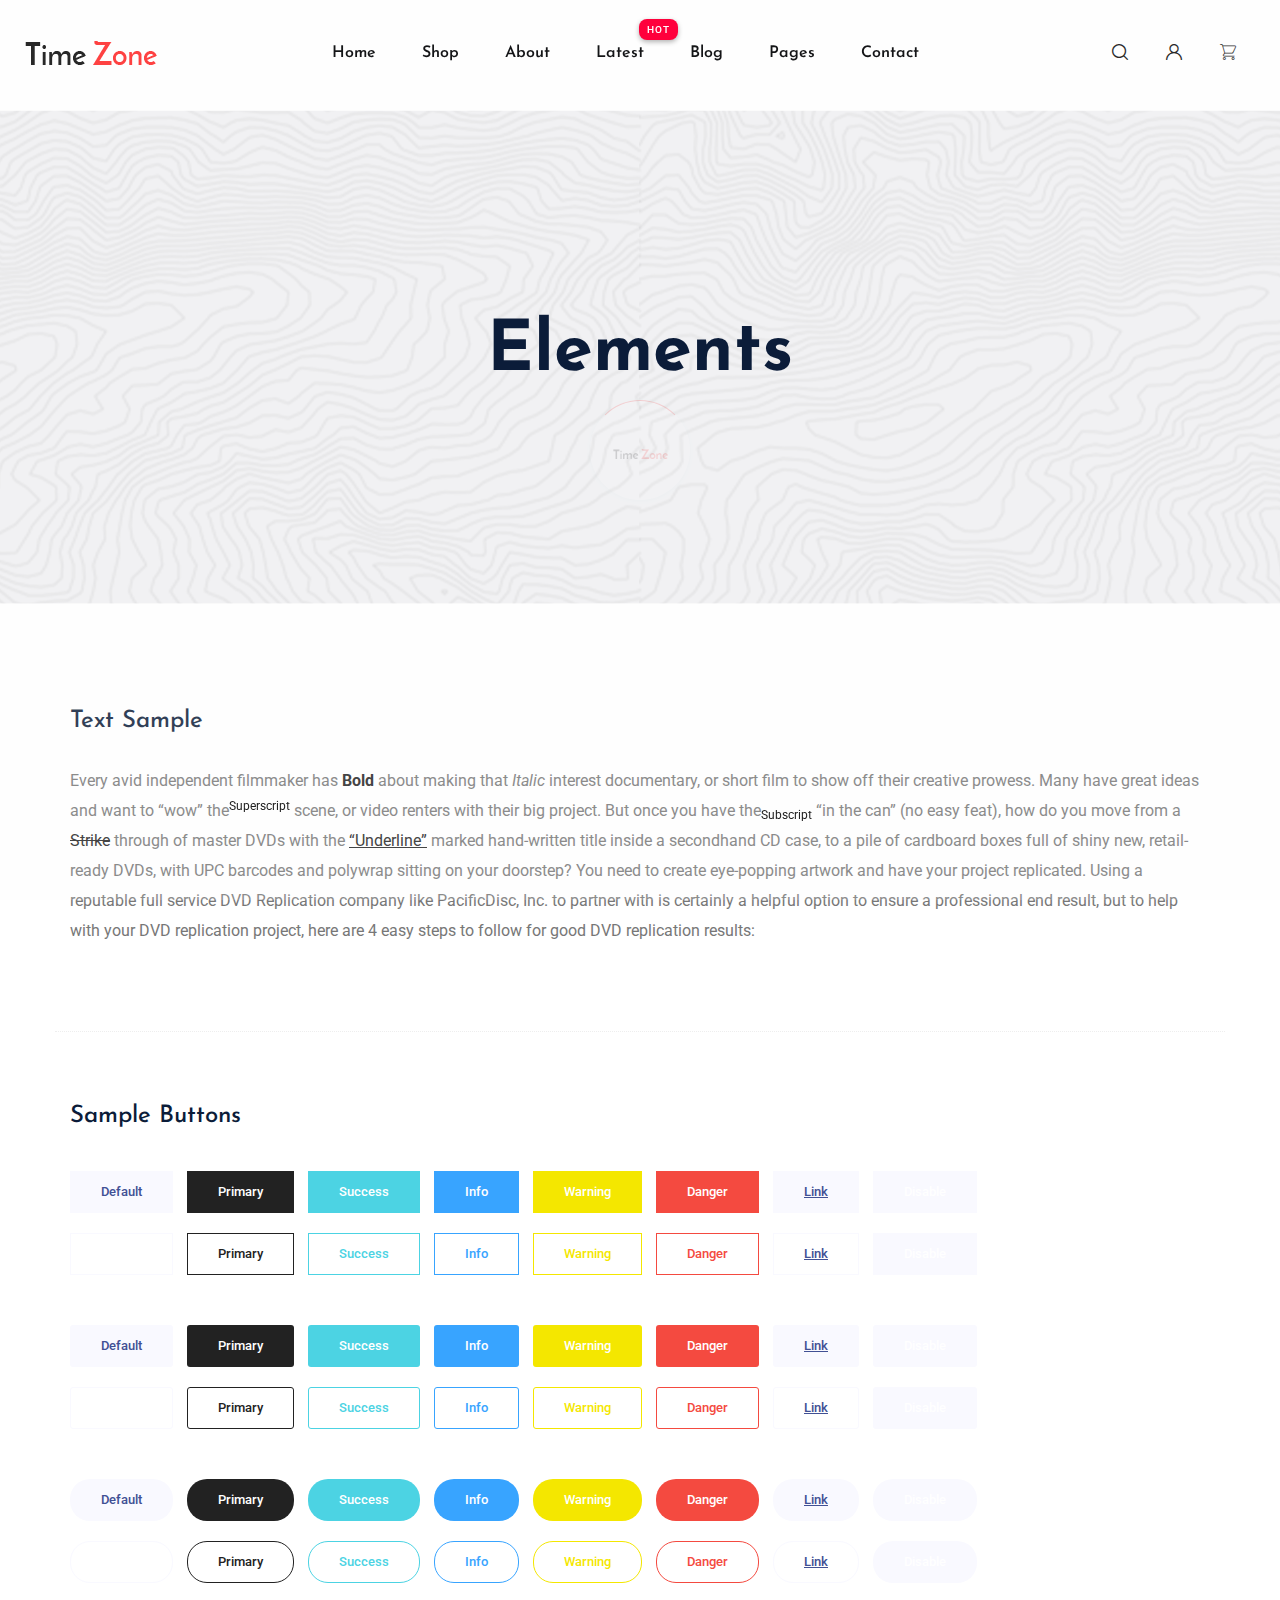
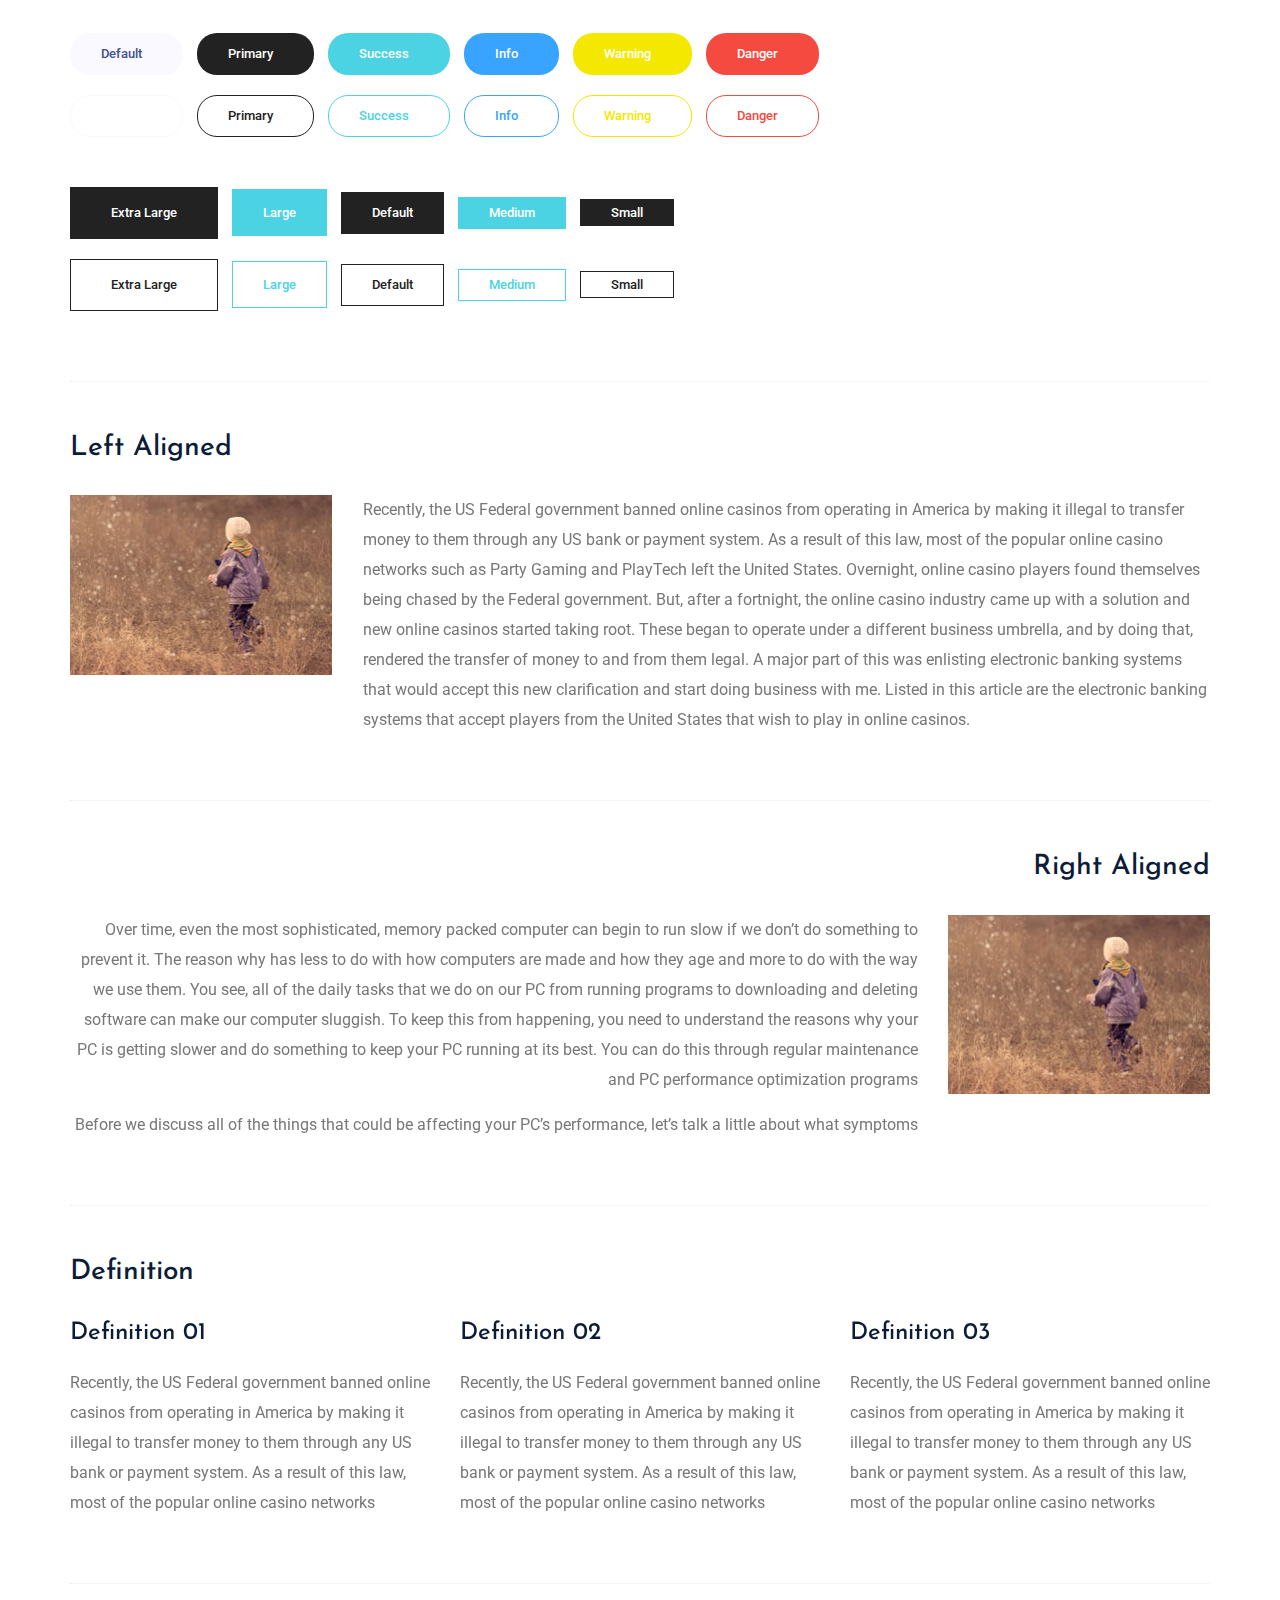
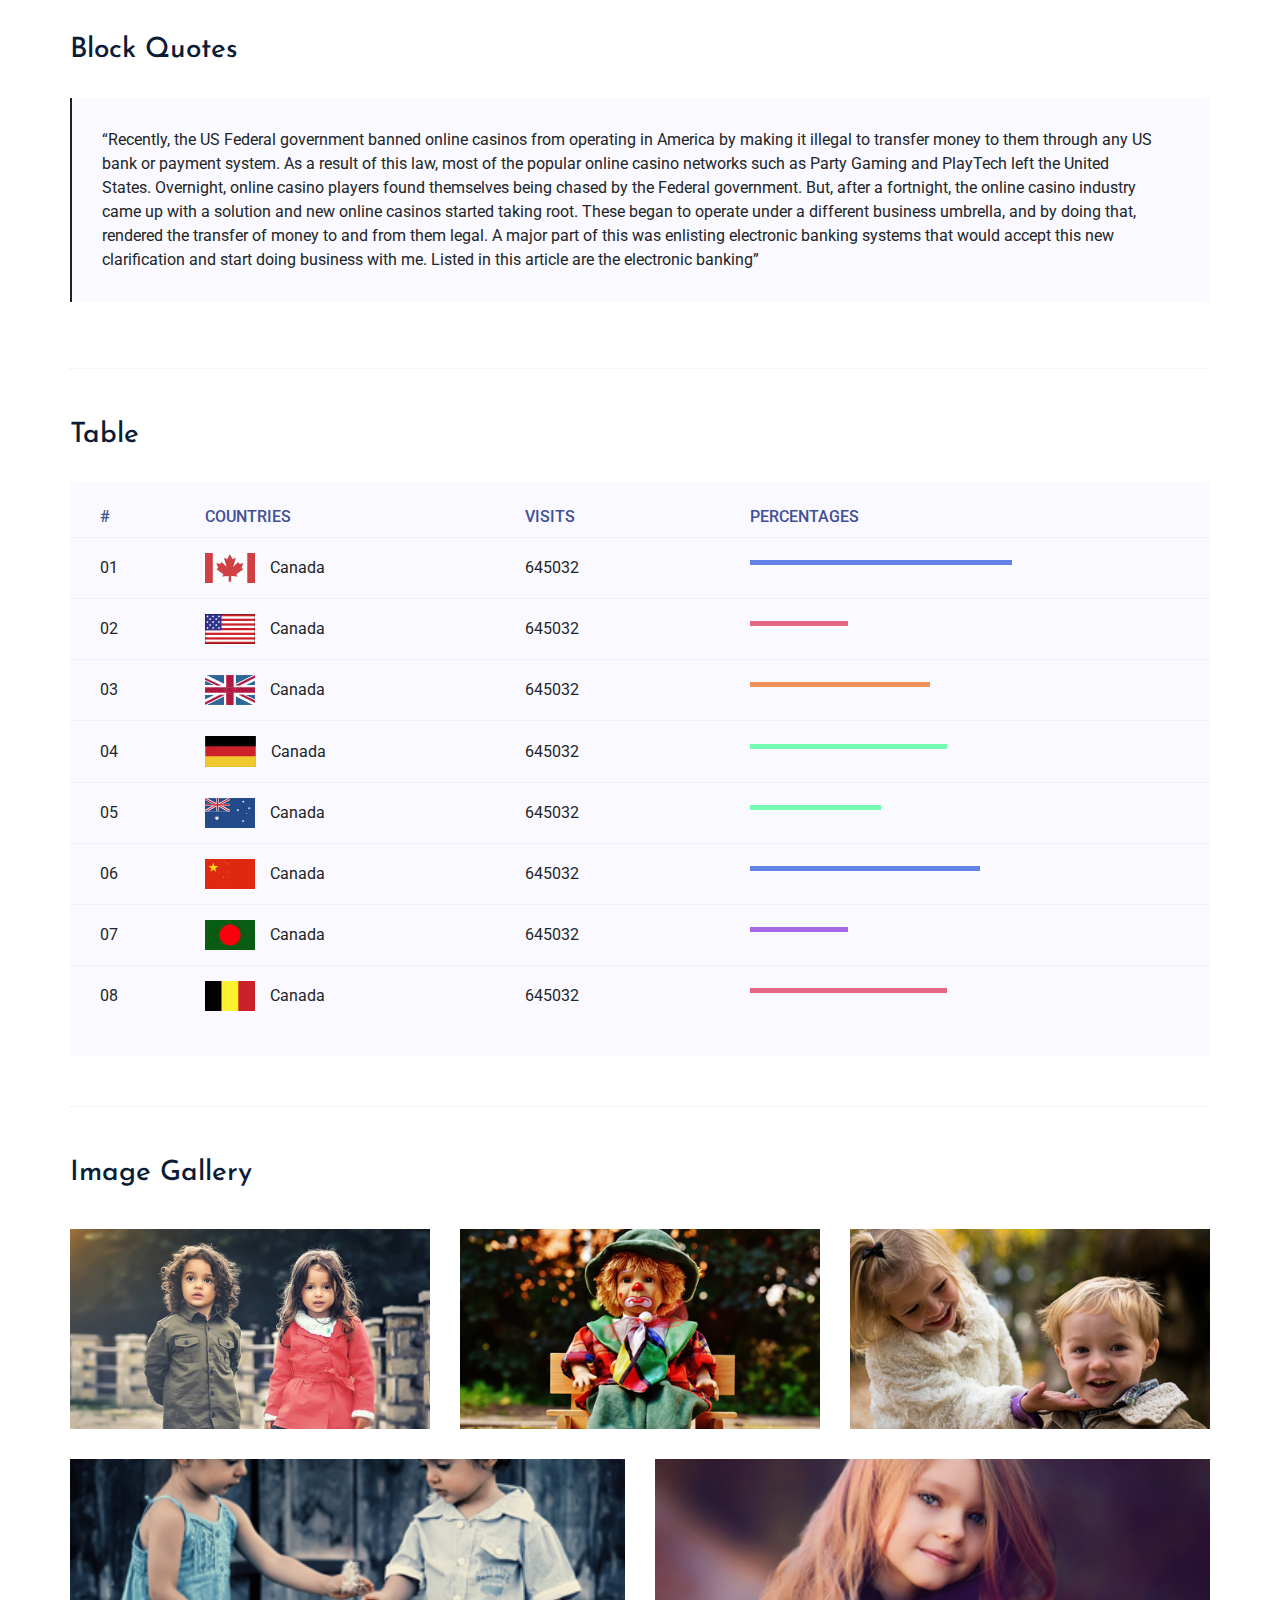
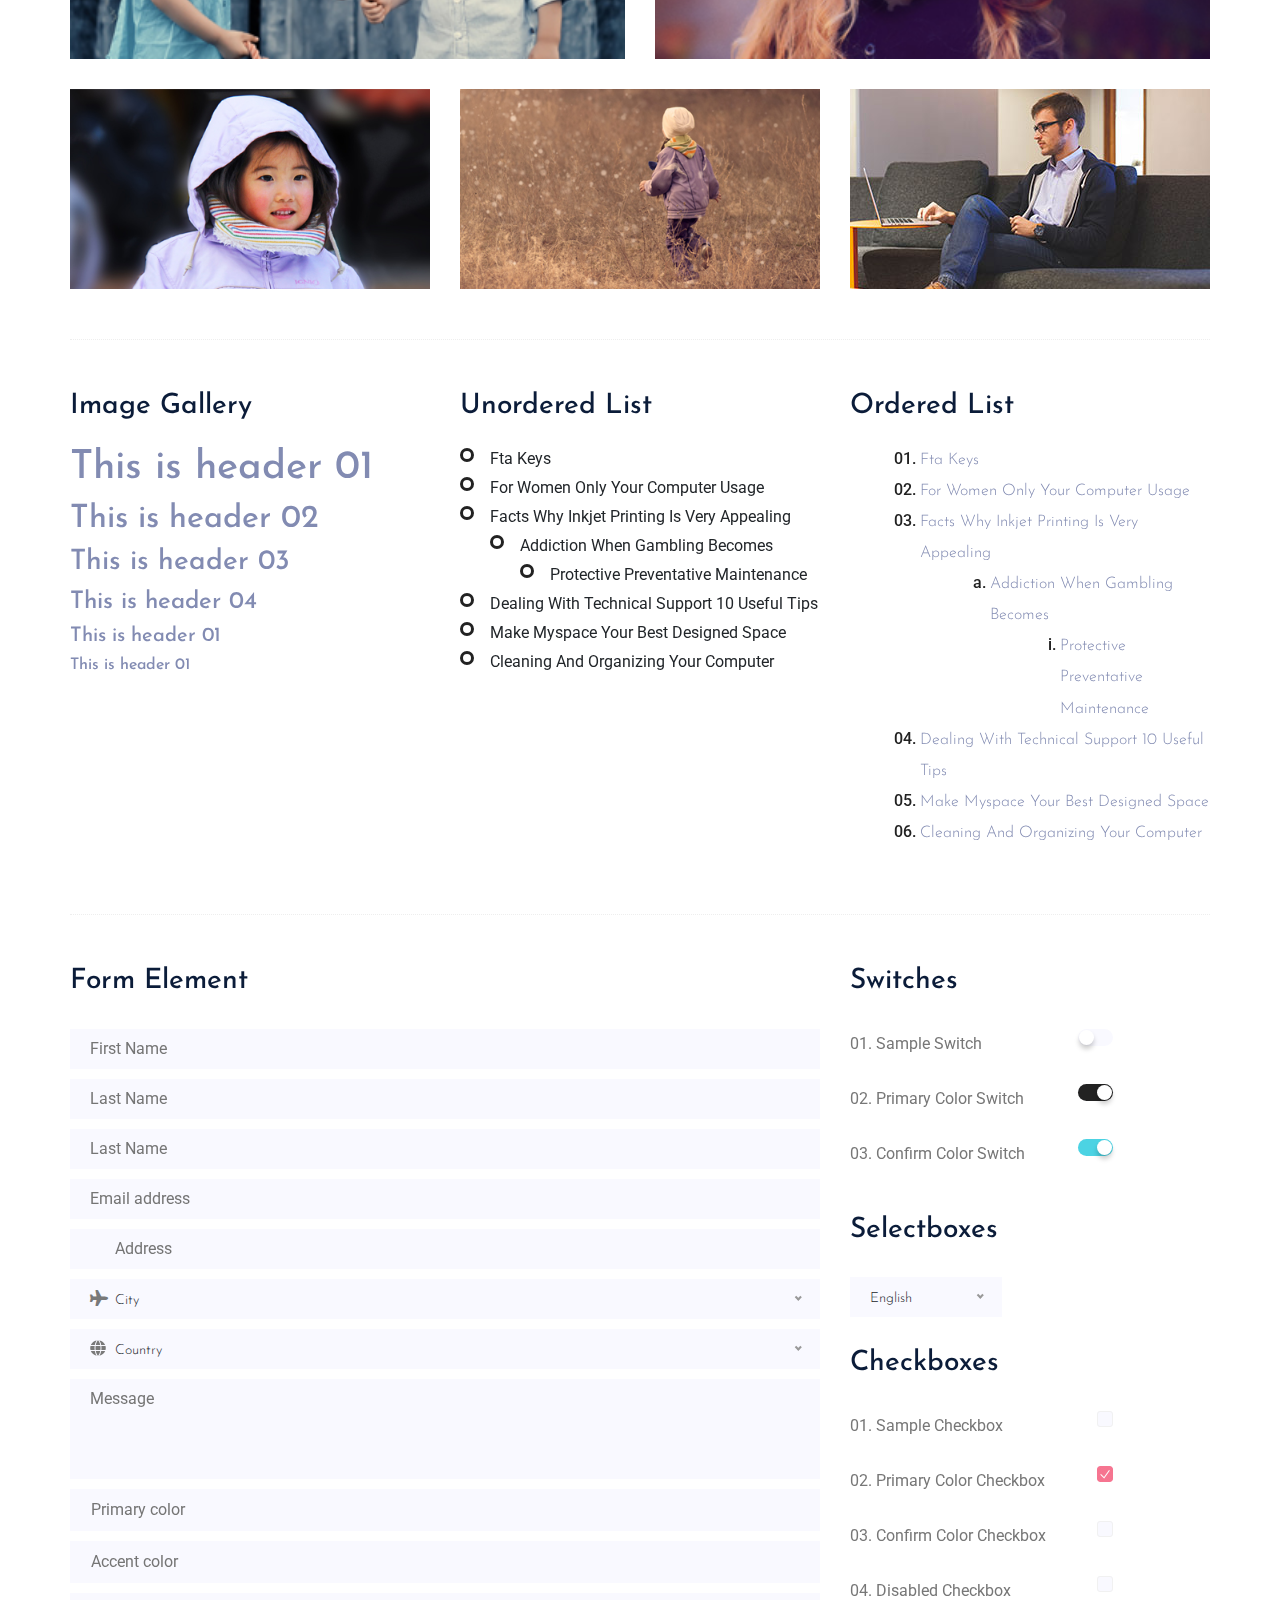
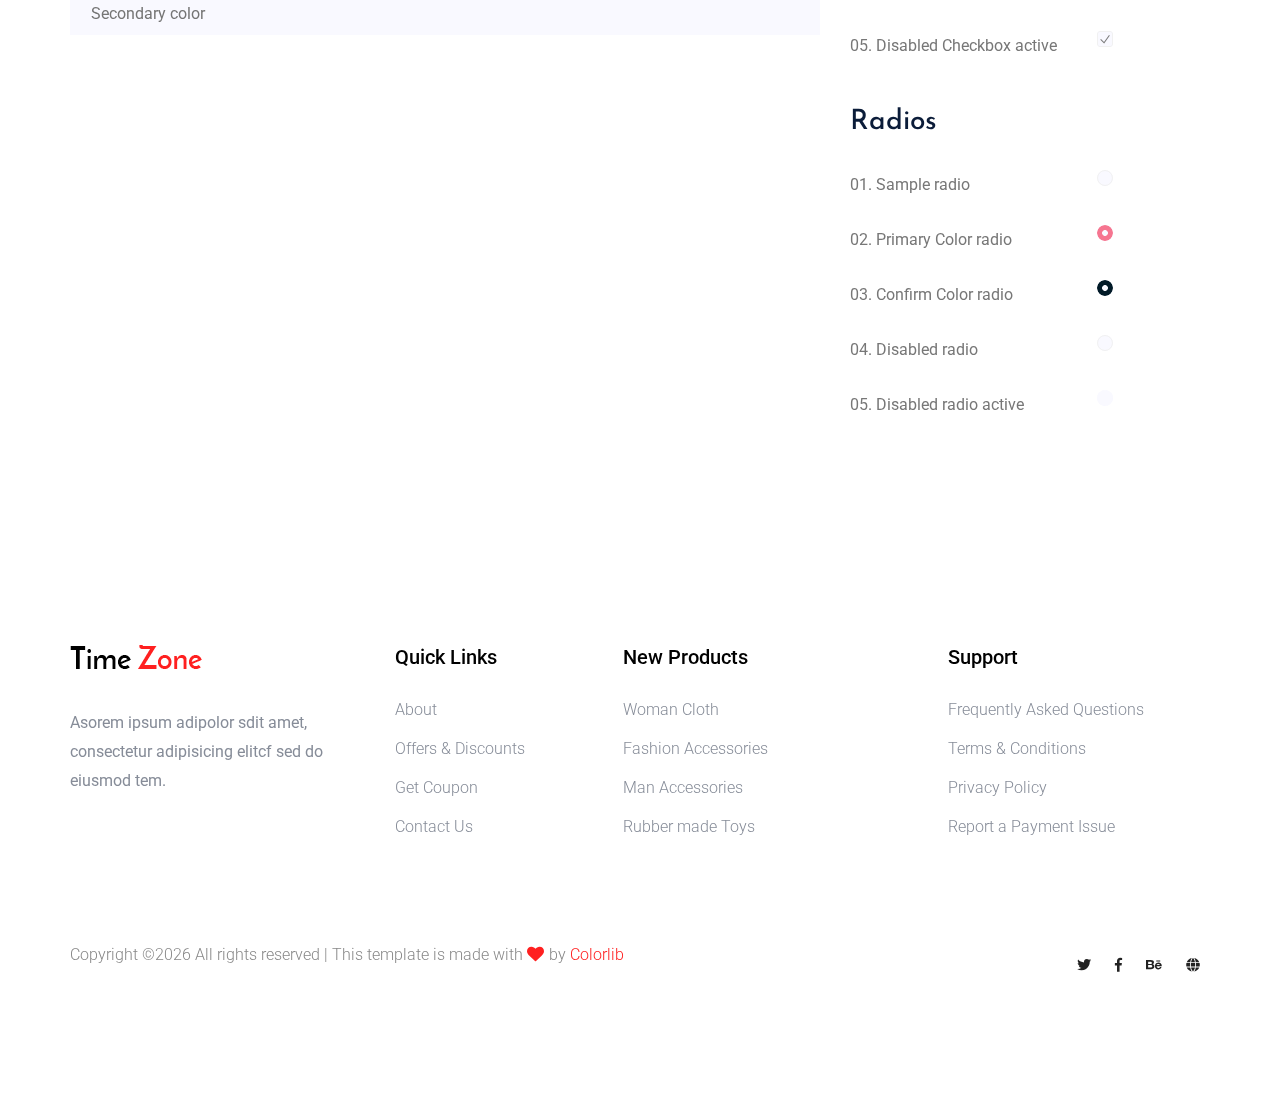
<file: elements.html>
<!doctype html>
<html class="no-js" lang="zxx">
<head>
	<meta charset="utf-8">
	<meta http-equiv="x-ua-compatible" content="ie=edge">
	<title>Watch shop | eCommers</title>
	<meta name="description" content="">
	<meta name="viewport" content="width=device-width, initial-scale=1">
	<link rel="manifest" href="site.webmanifest">
	<link rel="shortcut icon" type="image/x-icon" href="assets/img/favicon.ico">

	<!-- CSS here -->
	<link rel="stylesheet" href="assets/css/bootstrap.min.css">
	<link rel="stylesheet" href="assets/css/owl.carousel.min.css">
	<link rel="stylesheet" href="assets/css/flaticon.css">
	<link rel="stylesheet" href="assets/css/slicknav.css">
	<link rel="stylesheet" href="assets/css/animate.min.css">
	<link rel="stylesheet" href="assets/css/magnific-popup.css">
	<link rel="stylesheet" href="assets/css/fontawesome-all.min.css">
	<link rel="stylesheet" href="assets/css/themify-icons.css">
	<link rel="stylesheet" href="assets/css/slick.css">
	<link rel="stylesheet" href="assets/css/nice-select.css">
	<link rel="stylesheet" href="assets/css/style.css">
</head>
<body>
	<!-- Preloader Start -->
	<div id="preloader-active">
		<div class="preloader d-flex align-items-center justify-content-center">
			<div class="preloader-inner position-relative">
				<div class="preloader-circle"></div>
				<div class="preloader-img pere-text">
					<img src="assets/img/logo/logo.png" alt="">
				</div>
			</div>
		</div>
	</div>
	<!-- Preloader Start -->
    <header>
        <!-- Header Start -->
        <div class="header-area">
            <div class="main-header header-sticky">
                <div class="container-fluid">
                    <div class="menu-wrapper">
                        <!-- Logo -->
                        <div class="logo">
                            <a href="index.html"><img src="assets/img/logo/logo.png" alt=""></a>
                        </div>
                        <!-- Main-menu -->
                        <div class="main-menu d-none d-lg-block">
                            <nav>                                                
                                <ul id="navigation">  
                                    <li><a href="index.html">Home</a></li>
                                    <li><a href="shop.html">shop</a></li>
                                    <li><a href="about.html">about</a></li>
                                    <li class="hot"><a href="#">Latest</a>
                                        <ul class="submenu">
                                            <li><a href="shop.html"> Product list</a></li>
                                            <li><a href="product_details.html"> Product Details</a></li>
                                        </ul>
                                    </li>
                                    <li><a href="blog.html">Blog</a>
                                        <ul class="submenu">
                                            <li><a href="blog.html">Blog</a></li>
                                            <li><a href="blog-details.html">Blog Details</a></li>
                                        </ul>
                                    </li>
                                    <li><a href="#">Pages</a>
                                        <ul class="submenu">
                                            <li><a href="login.html">Login</a></li>
                                            <li><a href="cart.html">Cart</a></li>
                                            <li><a href="elements.html">Element</a></li>
                                            <li><a href="confirmation.html">Confirmation</a></li>
                                            <li><a href="checkout.html">Product Checkout</a></li>
                                        </ul>
                                    </li>
                                    <li><a href="contact.html">Contact</a></li>
                                </ul>
                            </nav>
                        </div>
                        <!-- Header Right -->
                        <div class="header-right">
                            <ul>
                                <li>
                                    <div class="nav-search search-switch">
                                        <span class="flaticon-search"></span>
                                    </div>
                                </li>
                                <li> <a href="login.html"><span class="flaticon-user"></span></a></li>
                                <li><a href="cart.html"><span class="flaticon-shopping-cart"></span></a> </li>
                            </ul>
                        </div>
                    </div>
                    <!-- Mobile Menu -->
                    <div class="col-12">
                        <div class="mobile_menu d-block d-lg-none"></div>
                    </div>
                </div>
            </div>
        </div>
        <!-- Header End -->
    </header>
	<main>
		<!-- Hero Area Start-->
		<div class="slider-area ">
			<div class="single-slider slider-height2 d-flex align-items-center">
				<div class="container">
					<div class="row">
						<div class="col-xl-12">
							<div class="hero-cap text-center">
								<h2>Elements</h2>
							</div>
						</div>
					</div>
				</div>
			</div>
		</div>
		<!-- Hero Area End-->
		<!-- Start Sample Area -->
		<section class="sample-text-area">
			<div class="container box_1170">
				<h3 class="text-heading">Text Sample</h3>
				<p class="sample-text">
					Every avid independent filmmaker has <b>Bold</b> about making that <i>Italic</i> interest documentary,
					or short
					film to show off their creative prowess. Many have great ideas and want to “wow”
					the<sup>Superscript</sup> scene,
					or video renters with their big project. But once you have the<sub>Subscript</sub> “in the can” (no easy
					feat), how
					do you move from a <del>Strike</del> through of master DVDs with the <u>“Underline”</u> marked
					hand-written title
					inside a secondhand CD case, to a pile of cardboard boxes full of shiny new, retail-ready DVDs, with UPC
					barcodes
					and polywrap sitting on your doorstep? You need to create eye-popping artwork and have your project
					replicated.
					Using a reputable full service DVD Replication company like PacificDisc, Inc. to partner with is
					certainly a
					helpful option to ensure a professional end result, but to help with your DVD replication project, here
					are 4 easy
					steps to follow for good DVD replication results:

				</p>
			</div>
		</section>
		<!-- End Sample Area -->
		<!-- Start Button -->
		<section class="button-area">
			<div class="container box_1170 border-top-generic">
				<h3 class="text-heading">Sample Buttons</h3>
				<div class="button-group-area">
					<a href="#" class="genric-btn default">Default</a>
					<a href="#" class="genric-btn primary">Primary</a>
					<a href="#" class="genric-btn success">Success</a>
					<a href="#" class="genric-btn info">Info</a>
					<a href="#" class="genric-btn warning">Warning</a>
					<a href="#" class="genric-btn danger">Danger</a>
					<a href="#" class="genric-btn link">Link</a>
					<a href="#" class="genric-btn disable">Disable</a>
				</div>
				<div class="button-group-area mt-10">
					<a href="#" class="genric-btn default-border">Default</a>
					<a href="#" class="genric-btn primary-border">Primary</a>
					<a href="#" class="genric-btn success-border">Success</a>
					<a href="#" class="genric-btn info-border">Info</a>
					<a href="#" class="genric-btn warning-border">Warning</a>
					<a href="#" class="genric-btn danger-border">Danger</a>
					<a href="#" class="genric-btn link-border">Link</a>
					<a href="#" class="genric-btn disable">Disable</a>
				</div>
				<div class="button-group-area mt-40">
					<a href="#" class="genric-btn default radius">Default</a>
					<a href="#" class="genric-btn primary radius">Primary</a>
					<a href="#" class="genric-btn success radius">Success</a>
					<a href="#" class="genric-btn info radius">Info</a>
					<a href="#" class="genric-btn warning radius">Warning</a>
					<a href="#" class="genric-btn danger radius">Danger</a>
					<a href="#" class="genric-btn link radius">Link</a>
					<a href="#" class="genric-btn disable radius">Disable</a>
				</div>
				<div class="button-group-area mt-10">
					<a href="#" class="genric-btn default-border radius">Default</a>
					<a href="#" class="genric-btn primary-border radius">Primary</a>
					<a href="#" class="genric-btn success-border radius">Success</a>
					<a href="#" class="genric-btn info-border radius">Info</a>
					<a href="#" class="genric-btn warning-border radius">Warning</a>
					<a href="#" class="genric-btn danger-border radius">Danger</a>
					<a href="#" class="genric-btn link-border radius">Link</a>
					<a href="#" class="genric-btn disable radius">Disable</a>
				</div>
				<div class="button-group-area mt-40">
					<a href="#" class="genric-btn default circle">Default</a>
					<a href="#" class="genric-btn primary circle">Primary</a>
					<a href="#" class="genric-btn success circle">Success</a>
					<a href="#" class="genric-btn info circle">Info</a>
					<a href="#" class="genric-btn warning circle">Warning</a>
					<a href="#" class="genric-btn danger circle">Danger</a>
					<a href="#" class="genric-btn link circle">Link</a>
					<a href="#" class="genric-btn disable circle">Disable</a>
				</div>
				<div class="button-group-area mt-10">
					<a href="#" class="genric-btn default-border circle">Default</a>
					<a href="#" class="genric-btn primary-border circle">Primary</a>
					<a href="#" class="genric-btn success-border circle">Success</a>
					<a href="#" class="genric-btn info-border circle">Info</a>
					<a href="#" class="genric-btn warning-border circle">Warning</a>
					<a href="#" class="genric-btn danger-border circle">Danger</a>
					<a href="#" class="genric-btn link-border circle">Link</a>
					<a href="#" class="genric-btn disable circle">Disable</a>
				</div>
				<div class="button-group-area mt-40">
					<a href="#" class="genric-btn default circle arrow">Default<span class="lnr lnr-arrow-right"></span></a>
					<a href="#" class="genric-btn primary circle arrow">Primary<span class="lnr lnr-arrow-right"></span></a>
					<a href="#" class="genric-btn success circle arrow">Success<span class="lnr lnr-arrow-right"></span></a>
					<a href="#" class="genric-btn info circle arrow">Info<span class="lnr lnr-arrow-right"></span></a>
					<a href="#" class="genric-btn warning circle arrow">Warning<span class="lnr lnr-arrow-right"></span></a>
					<a href="#" class="genric-btn danger circle arrow">Danger<span class="lnr lnr-arrow-right"></span></a>
				</div>
				<div class="button-group-area mt-10">
					<a href="#" class="genric-btn default-border circle arrow">Default<span
							class="lnr lnr-arrow-right"></span></a>
					<a href="#" class="genric-btn primary-border circle arrow">Primary<span
							class="lnr lnr-arrow-right"></span></a>
					<a href="#" class="genric-btn success-border circle arrow">Success<span
							class="lnr lnr-arrow-right"></span></a>
					<a href="#" class="genric-btn info-border circle arrow">Info<span
							class="lnr lnr-arrow-right"></span></a>
					<a href="#" class="genric-btn warning-border circle arrow">Warning<span
							class="lnr lnr-arrow-right"></span></a>
					<a href="#" class="genric-btn danger-border circle arrow">Danger<span
							class="lnr lnr-arrow-right"></span></a>
				</div>
				<div class="button-group-area mt-40">
					<a href="#" class="genric-btn primary e-large">Extra Large</a>
					<a href="#" class="genric-btn success large">Large</a>
					<a href="#" class="genric-btn primary">Default</a>
					<a href="#" class="genric-btn success medium">Medium</a>
					<a href="#" class="genric-btn primary small">Small</a>
				</div>
				<div class="button-group-area mt-10">
					<a href="#" class="genric-btn primary-border e-large">Extra Large</a>
					<a href="#" class="genric-btn success-border large">Large</a>
					<a href="#" class="genric-btn primary-border">Default</a>
					<a href="#" class="genric-btn success-border medium">Medium</a>
					<a href="#" class="genric-btn primary-border small">Small</a>
				</div>
			</div>
		</section>
		<!-- End Button -->
		<!-- Start Align Area -->
		<div class="whole-wrap">
			<div class="container box_1170">
				<div class="section-top-border">
					<h3 class="mb-30">Left Aligned</h3>
					<div class="row">
						<div class="col-md-3">
							<img src="assets/img/elements/d.jpg" alt="" class="img-fluid">
						</div>
						<div class="col-md-9 mt-sm-20">
							<p>Recently, the US Federal government banned online casinos from operating in America by making
								it illegal to
								transfer money to them through any US bank or payment system. As a result of this law, most
								of the popular
								online casino networks such as Party Gaming and PlayTech left the United States. Overnight,
								online casino
								players found themselves being chased by the Federal government. But, after a fortnight, the
								online casino
								industry came up with a solution and new online casinos started taking root. These began to
								operate under a
								different business umbrella, and by doing that, rendered the transfer of money to and from
								them legal. A major
								part of this was enlisting electronic banking systems that would accept this new
								clarification and start doing
								business with me. Listed in this article are the electronic banking systems that accept
								players from the United
								States that wish to play in online casinos.</p>
						</div>
					</div>
				</div>
				<div class="section-top-border text-right">
					<h3 class="mb-30">Right Aligned</h3>
					<div class="row">
						<div class="col-md-9">
							<p class="text-right">Over time, even the most sophisticated, memory packed computer can begin
								to run slow if we
								don’t do something to prevent it. The reason why has less to do with how computers are made
								and how they age and
								more to do with the way we use them. You see, all of the daily tasks that we do on our PC
								from running programs
								to downloading and deleting software can make our computer sluggish. To keep this from
								happening, you need to
								understand the reasons why your PC is getting slower and do something to keep your PC
								running at its best. You
								can do this through regular maintenance and PC performance optimization programs</p>
							<p class="text-right">Before we discuss all of the things that could be affecting your PC’s
								performance, let’s
								talk a little about what symptoms</p>
						</div>
						<div class="col-md-3">
							<img src="assets/img/elements/d.jpg" alt="" class="img-fluid">
						</div>
					</div>
				</div>
				<div class="section-top-border">
					<h3 class="mb-30">Definition</h3>
					<div class="row">
						<div class="col-md-4">
							<div class="single-defination">
								<h4 class="mb-20">Definition 01</h4>
								<p>Recently, the US Federal government banned online casinos from operating in America by
									making it illegal to
									transfer money to them through any US bank or payment system. As a result of this law,
									most of the popular
									online casino networks</p>
							</div>
						</div>
						<div class="col-md-4">
							<div class="single-defination">
								<h4 class="mb-20">Definition 02</h4>
								<p>Recently, the US Federal government banned online casinos from operating in America by
									making it illegal to
									transfer money to them through any US bank or payment system. As a result of this law,
									most of the popular
									online casino networks</p>
							</div>
						</div>
						<div class="col-md-4">
							<div class="single-defination">
								<h4 class="mb-20">Definition 03</h4>
								<p>Recently, the US Federal government banned online casinos from operating in America by
									making it illegal to
									transfer money to them through any US bank or payment system. As a result of this law,
									most of the popular
									online casino networks</p>
							</div>
						</div>
					</div>
				</div>
				<div class="section-top-border">
					<h3 class="mb-30">Block Quotes</h3>
					<div class="row">
						<div class="col-lg-12">
							<blockquote class="generic-blockquote">
								“Recently, the US Federal government banned online casinos from operating in America by
								making it illegal to
								transfer money to them through any US bank or payment system. As a result of this law, most
								of the popular
								online casino networks such as Party Gaming and PlayTech left the United States. Overnight,
								online casino
								players found themselves being chased by the Federal government. But, after a fortnight, the
								online casino
								industry came up with a solution and new online casinos started taking root. These began to
								operate under a
								different business umbrella, and by doing that, rendered the transfer of money to and from
								them legal. A major
								part of this was enlisting electronic banking systems that would accept this new
								clarification and start doing
								business with me. Listed in this article are the electronic banking”
							</blockquote>
						</div>
					</div>
				</div>
				<div class="section-top-border">
					<h3 class="mb-30">Table</h3>
					<div class="progress-table-wrap">
						<div class="progress-table">
							<div class="table-head">
								<div class="serial">#</div>
								<div class="country">Countries</div>
								<div class="visit">Visits</div>
								<div class="percentage">Percentages</div>
							</div>
							<div class="table-row">
								<div class="serial">01</div>
								<div class="country"> <img src="assets/img/elements/f1.jpg" alt="flag">Canada</div>
								<div class="visit">645032</div>
								<div class="percentage">
									<div class="progress">
										<div class="progress-bar color-1" role="progressbar" style="width: 80%"
											aria-valuenow="80" aria-valuemin="0" aria-valuemax="100"></div>
									</div>
								</div>
							</div>
							<div class="table-row">
								<div class="serial">02</div>
								<div class="country"> <img src="assets/img/elements/f2.jpg" alt="flag">Canada</div>
								<div class="visit">645032</div>
								<div class="percentage">
									<div class="progress">
										<div class="progress-bar color-2" role="progressbar" style="width: 30%"
											aria-valuenow="30" aria-valuemin="0" aria-valuemax="100"></div>
									</div>
								</div>
							</div>
							<div class="table-row">
								<div class="serial">03</div>
								<div class="country"> <img src="assets/img/elements/f3.jpg" alt="flag">Canada</div>
								<div class="visit">645032</div>
								<div class="percentage">
									<div class="progress">
										<div class="progress-bar color-3" role="progressbar" style="width: 55%"
											aria-valuenow="55" aria-valuemin="0" aria-valuemax="100"></div>
									</div>
								</div>
							</div>
							<div class="table-row">
								<div class="serial">04</div>
								<div class="country"> <img src="assets/img/elements/f4.jpg" alt="flag">Canada</div>
								<div class="visit">645032</div>
								<div class="percentage">
									<div class="progress">
										<div class="progress-bar color-4" role="progressbar" style="width: 60%"
											aria-valuenow="60" aria-valuemin="0" aria-valuemax="100"></div>
									</div>
								</div>
							</div>
							<div class="table-row">
								<div class="serial">05</div>
								<div class="country"> <img src="assets/img/elements/f5.jpg" alt="flag">Canada</div>
								<div class="visit">645032</div>
								<div class="percentage">
									<div class="progress">
										<div class="progress-bar color-5" role="progressbar" style="width: 40%"
											aria-valuenow="40" aria-valuemin="0" aria-valuemax="100"></div>
									</div>
								</div>
							</div>
							<div class="table-row">
								<div class="serial">06</div>
								<div class="country"> <img src="assets/img/elements/f6.jpg" alt="flag">Canada</div>
								<div class="visit">645032</div>
								<div class="percentage">
									<div class="progress">
										<div class="progress-bar color-6" role="progressbar" style="width: 70%"
											aria-valuenow="70" aria-valuemin="0" aria-valuemax="100"></div>
									</div>
								</div>
							</div>
							<div class="table-row">
								<div class="serial">07</div>
								<div class="country"> <img src="assets/img/elements/f7.jpg" alt="flag">Canada</div>
								<div class="visit">645032</div>
								<div class="percentage">
									<div class="progress">
										<div class="progress-bar color-7" role="progressbar" style="width: 30%"
											aria-valuenow="30" aria-valuemin="0" aria-valuemax="100"></div>
									</div>
								</div>
							</div>
							<div class="table-row">
								<div class="serial">08</div>
								<div class="country"> <img src="assets/img/elements/f8.jpg" alt="flag">Canada</div>
								<div class="visit">645032</div>
								<div class="percentage">
									<div class="progress">
										<div class="progress-bar color-8" role="progressbar" style="width: 60%"
											aria-valuenow="60" aria-valuemin="0" aria-valuemax="100"></div>
									</div>
								</div>
							</div>
						</div>
					</div>
				</div>
				<div class="section-top-border">
					<h3>Image Gallery</h3>
					<div class="row gallery-item">
						<div class="col-md-4">
							<a href="assets/img/elements/g1.jpg" class="img-pop-up">
								<div class="single-gallery-image" style="background: url(assets/img/elements/g1.jpg);"></div>
							</a>
						</div>
						<div class="col-md-4">
							<a href="assets/img/elements/g2.jpg" class="img-pop-up">
								<div class="single-gallery-image" style="background: url(assets/img/elements/g2.jpg);"></div>
							</a>
						</div>
						<div class="col-md-4">
							<a href="assets/img/elements/g3.jpg" class="img-pop-up">
								<div class="single-gallery-image" style="background: url(assets/img/elements/g3.jpg);"></div>
							</a>
						</div>
						<div class="col-md-6">
							<a href="assets/img/elements/g4.jpg" class="img-pop-up">
								<div class="single-gallery-image" style="background: url(assets/img/elements/g4.jpg);"></div>
							</a>
						</div>
						<div class="col-md-6">
							<a href="assets/img/elements/g5.jpg" class="img-pop-up">
								<div class="single-gallery-image" style="background: url(assets/img/elements/g5.jpg);"></div>
							</a>
						</div>
						<div class="col-md-4">
							<a href="assets/img/elements/g6.jpg" class="img-pop-up">
								<div class="single-gallery-image" style="background: url(assets/img/elements/g6.jpg);"></div>
							</a>
						</div>
						<div class="col-md-4">
							<a href="assets/img/elements/g7.jpg" class="img-pop-up">
								<div class="single-gallery-image" style="background: url(assets/img/elements/g7.jpg);"></div>
							</a>
						</div>
						<div class="col-md-4">
							<a href="assets/img/elements/g8.jpg" class="img-pop-up">
								<div class="single-gallery-image" style="background: url(assets/img/elements/g8.jpg);"></div>
							</a>
						</div>
					</div>
				</div>
				<div class="section-top-border">
					<div class="row">
						<div class="col-md-4">
							<h3 class="mb-20">Image Gallery</h3>
							<div class="typography">
								<h1>This is header 01</h1>
								<h2>This is header 02</h2>
								<h3>This is header 03</h3>
								<h4>This is header 04</h4>
								<h5>This is header 01</h5>
								<h6>This is header 01</h6>
							</div>
						</div>
						<div class="col-md-4 mt-sm-30">
							<h3 class="mb-20">Unordered List</h3>
							<div class="">
								<ul class="unordered-list">
									<li>Fta Keys</li>
									<li>For Women Only Your Computer Usage</li>
									<li>Facts Why Inkjet Printing Is Very Appealing
										<ul>
											<li>Addiction When Gambling Becomes
												<ul>
													<li>Protective Preventative Maintenance</li>
												</ul>
											</li>
										</ul>
									</li>
									<li>Dealing With Technical Support 10 Useful Tips</li>
									<li>Make Myspace Your Best Designed Space</li>
									<li>Cleaning And Organizing Your Computer</li>
								</ul>
							</div>
						</div>
						<div class="col-md-4 mt-sm-30">
							<h3 class="mb-20">Ordered List</h3>
							<div class="">
								<ol class="ordered-list">
									<li><span>Fta Keys</span></li>
									<li><span>For Women Only Your Computer Usage</span></li>
									<li><span>Facts Why Inkjet Printing Is Very Appealing</span>
										<ol class="ordered-list-alpha">
											<li><span>Addiction When Gambling Becomes</span>
												<ol class="ordered-list-roman">
													<li><span>Protective Preventative Maintenance</span></li>
												</ol>
											</li>
										</ol>
									</li>
									<li><span>Dealing With Technical Support 10 Useful Tips</span></li>
									<li><span>Make Myspace Your Best Designed Space</span></li>
									<li><span>Cleaning And Organizing Your Computer</span></li>
								</ol>
							</div>
						</div>
					</div>
				</div>
				<div class="section-top-border">
					<div class="row">
						<div class="col-lg-8 col-md-8">
							<h3 class="mb-30">Form Element</h3>
							<form action="#">
								<div class="mt-10">
									<input type="text" name="first_name" placeholder="First Name"
										onfocus="this.placeholder = ''" onblur="this.placeholder = 'First Name'" required
										class="single-input">
								</div>
								<div class="mt-10">
									<input type="text" name="last_name" placeholder="Last Name"
										onfocus="this.placeholder = ''" onblur="this.placeholder = 'Last Name'" required
										class="single-input">
								</div>
								<div class="mt-10">
									<input type="text" name="last_name" placeholder="Last Name"
										onfocus="this.placeholder = ''" onblur="this.placeholder = 'Last Name'" required
										class="single-input">
								</div>
								<div class="mt-10">
									<input type="email" name="EMAIL" placeholder="Email address"
										onfocus="this.placeholder = ''" onblur="this.placeholder = 'Email address'" required
										class="single-input">
								</div>
								<div class="input-group-icon mt-10">
									<div class="icon"><i class="fa fa-thumb-tack" aria-hidden="true"></i></div>
									<input type="text" name="address" placeholder="Address" onfocus="this.placeholder = ''"
										onblur="this.placeholder = 'Address'" required class="single-input">
								</div>
								<div class="input-group-icon mt-10">
									<div class="icon"><i class="fa fa-plane" aria-hidden="true"></i></div>
									<div class="form-select" id="default-select"">
												<select>
													<option value=" 1">City</option>
										<option value="1">Dhaka</option>
										<option value="1">Dilli</option>
										<option value="1">Newyork</option>
										<option value="1">Islamabad</option>
										</select>
									</div>
								</div>
								<div class="input-group-icon mt-10">
									<div class="icon"><i class="fa fa-globe" aria-hidden="true"></i></div>
									<div class="form-select" id="default-select"">
												<select>
													<option value=" 1">Country</option>
										<option value="1">Bangladesh</option>
										<option value="1">India</option>
										<option value="1">England</option>
										<option value="1">Srilanka</option>
										</select>
									</div>
								</div>

								<div class="mt-10">
									<textarea class="single-textarea" placeholder="Message" onfocus="this.placeholder = ''"
										onblur="this.placeholder = 'Message'" required></textarea>
								</div>
								<!-- For Gradient Border Use -->
								<!-- <div class="mt-10">
											<div class="primary-input">
												<input id="primary-input" type="text" name="first_name" placeholder="Primary color" onfocus="this.placeholder = ''" onblur="this.placeholder = 'Primary color'">
												<label for="primary-input"></label>
											</div>
										</div> -->
								<div class="mt-10">
									<input type="text" name="first_name" placeholder="Primary color"
										onfocus="this.placeholder = ''" onblur="this.placeholder = 'Primary color'" required
										class="single-input-primary">
								</div>
								<div class="mt-10">
									<input type="text" name="first_name" placeholder="Accent color"
										onfocus="this.placeholder = ''" onblur="this.placeholder = 'Accent color'" required
										class="single-input-accent">
								</div>
								<div class="mt-10">
									<input type="text" name="first_name" placeholder="Secondary color"
										onfocus="this.placeholder = ''" onblur="this.placeholder = 'Secondary color'"
										required class="single-input-secondary">
								</div>
							</form>
						</div>
						<div class="col-lg-3 col-md-4 mt-sm-30">
							<div class="single-element-widget">
								<h3 class="mb-30">Switches</h3>
								<div class="switch-wrap d-flex justify-content-between">
									<p>01. Sample Switch</p>
									<div class="primary-switch">
										<input type="checkbox" id="default-switch">
										<label for="default-switch"></label>
									</div>
								</div>
								<div class="switch-wrap d-flex justify-content-between">
									<p>02. Primary Color Switch</p>
									<div class="primary-switch">
										<input type="checkbox" id="primary-switch" checked>
										<label for="primary-switch"></label>
									</div>
								</div>
								<div class="switch-wrap d-flex justify-content-between">
									<p>03. Confirm Color Switch</p>
									<div class="confirm-switch">
										<input type="checkbox" id="confirm-switch" checked>
										<label for="confirm-switch"></label>
									</div>
								</div>
							</div>
							<div class="single-element-widget mt-30">
								<h3 class="mb-30">Selectboxes</h3>
								<div class="default-select" id="default-select"">
											<select>
												<option value=" 1">English</option>
									<option value="1">Spanish</option>
									<option value="1">Arabic</option>
									<option value="1">Portuguise</option>
									<option value="1">Bengali</option>
									</select>
								</div>
							</div>
							<div class="single-element-widget mt-30">
								<h3 class="mb-30">Checkboxes</h3>
								<div class="switch-wrap d-flex justify-content-between">
									<p>01. Sample Checkbox</p>
									<div class="primary-checkbox">
										<input type="checkbox" id="default-checkbox">
										<label for="default-checkbox"></label>
									</div>
								</div>
								<div class="switch-wrap d-flex justify-content-between">
									<p>02. Primary Color Checkbox</p>
									<div class="primary-checkbox">
										<input type="checkbox" id="primary-checkbox" checked>
										<label for="primary-checkbox"></label>
									</div>
								</div>
								<div class="switch-wrap d-flex justify-content-between">
									<p>03. Confirm Color Checkbox</p>
									<div class="confirm-checkbox">
										<input type="checkbox" id="confirm-checkbox">
										<label for="confirm-checkbox"></label>
									</div>
								</div>
								<div class="switch-wrap d-flex justify-content-between">
									<p>04. Disabled Checkbox</p>
									<div class="disabled-checkbox">
										<input type="checkbox" id="disabled-checkbox" disabled>
										<label for="disabled-checkbox"></label>
									</div>
								</div>
								<div class="switch-wrap d-flex justify-content-between">
									<p>05. Disabled Checkbox active</p>
									<div class="disabled-checkbox">
										<input type="checkbox" id="disabled-checkbox-active" checked disabled>
										<label for="disabled-checkbox-active"></label>
									</div>
								</div>
							</div>
							<div class="single-element-widget mt-30">
								<h3 class="mb-30">Radios</h3>
								<div class="switch-wrap d-flex justify-content-between">
									<p>01. Sample radio</p>
									<div class="primary-radio">
										<input type="checkbox" id="default-radio">
										<label for="default-radio"></label>
									</div>
								</div>
								<div class="switch-wrap d-flex justify-content-between">
									<p>02. Primary Color radio</p>
									<div class="primary-radio">
										<input type="checkbox" id="primary-radio" checked>
										<label for="primary-radio"></label>
									</div>
								</div>
								<div class="switch-wrap d-flex justify-content-between">
									<p>03. Confirm Color radio</p>
									<div class="confirm-radio">
										<input type="checkbox" id="confirm-radio" checked>
										<label for="confirm-radio"></label>
									</div>
								</div>
								<div class="switch-wrap d-flex justify-content-between">
									<p>04. Disabled radio</p>
									<div class="disabled-radio">
										<input type="checkbox" id="disabled-radio" disabled>
										<label for="disabled-radio"></label>
									</div>
								</div>
								<div class="switch-wrap d-flex justify-content-between">
									<p>05. Disabled radio active</p>
									<div class="disabled-radio">
										<input type="checkbox" id="disabled-radio-active" checked disabled>
										<label for="disabled-radio-active"></label>
									</div>
								</div>
							</div>
						</div>
					</div>
				</div>
			</div>
		</div>
		<!-- End Align Area -->
	</main>
	<footer>
		<!-- Footer Start-->
		<div class="footer-area footer-padding">
			<div class="container">
				<div class="row d-flex justify-content-between">
					<div class="col-xl-3 col-lg-3 col-md-5 col-sm-6">
						<div class="single-footer-caption mb-50">
							<div class="single-footer-caption mb-30">
								<!-- logo -->
								<div class="footer-logo">
									<a href="index.html"><img src="assets/img/logo/logo2_footer.png" alt=""></a>
								</div>
								<div class="footer-tittle">
									<div class="footer-pera">
										<p>Asorem ipsum adipolor sdit amet, consectetur adipisicing elitcf sed do eiusmod tem.</p>
								</div>
								</div>
							</div>
						</div>
					</div>
					<div class="col-xl-2 col-lg-3 col-md-3 col-sm-5">
						<div class="single-footer-caption mb-50">
							<div class="footer-tittle">
								<h4>Quick Links</h4>
								<ul>
									<li><a href="#">About</a></li>
									<li><a href="#"> Offers & Discounts</a></li>
									<li><a href="#"> Get Coupon</a></li>
									<li><a href="#">  Contact Us</a></li>
								</ul>
							</div>
						</div>
					</div>
					<div class="col-xl-3 col-lg-3 col-md-4 col-sm-7">
						<div class="single-footer-caption mb-50">
							<div class="footer-tittle">
								<h4>New Products</h4>
								<ul>
									<li><a href="#">Woman Cloth</a></li>
									<li><a href="#">Fashion Accessories</a></li>
									<li><a href="#"> Man Accessories</a></li>
									<li><a href="#"> Rubber made Toys</a></li>
								</ul>
							</div>
						</div>
					</div>
					<div class="col-xl-3 col-lg-3 col-md-5 col-sm-7">
						<div class="single-footer-caption mb-50">
							<div class="footer-tittle">
								<h4>Support</h4>
								<ul>
									<li><a href="#">Frequently Asked Questions</a></li>
									<li><a href="#">Terms & Conditions</a></li>
									<li><a href="#">Privacy Policy</a></li>
									<li><a href="#">Report a Payment Issue</a></li>
								</ul>
							</div>
						</div>
					</div>
				</div>
				<!-- Footer bottom -->
				<div class="row align-items-center">
					<div class="col-xl-7 col-lg-8 col-md-7">
						<div class="footer-copy-right">
							<p><!-- Link back to Colorlib can't be removed. Template is licensed under CC BY 3.0. -->
  Copyright &copy;<script>document.write(new Date().getFullYear());</script> All rights reserved | This template is made with <i class="fa fa-heart" aria-hidden="true"></i> by <a href="https://colorlib.com" target="_blank">Colorlib</a>
  <!-- Link back to Colorlib can't be removed. Template is licensed under CC BY 3.0. --></p>             
						</div>
					</div>
					<div class="col-xl-5 col-lg-4 col-md-5">
						<div class="footer-copy-right f-right">
							<!-- social -->
							<div class="footer-social">
								<a href="#"><i class="fab fa-twitter"></i></a>
								<a href="https://www.facebook.com/sai4ull"><i class="fab fa-facebook-f"></i></a>
								<a href="#"><i class="fab fa-behance"></i></a>
								<a href="#"><i class="fas fa-globe"></i></a>
							</div>
						</div>
					</div>
				</div>
			</div>
		</div>
		<!-- Footer End-->
	</footer>
	<!--? Search model Begin -->
	<div class="search-model-box">
		<div class="h-100 d-flex align-items-center justify-content-center">
			<div class="search-close-btn">+</div>
			<form class="search-model-form">
				<input type="text" id="search-input" placeholder="Searching key.....">
			</form>
		</div>
	</div>
	<!-- Search model end -->

<!-- JS here -->

    <script src="./assets/js/vendor/modernizr-3.5.0.min.js"></script>
    <!-- Jquery, Popper, Bootstrap -->
    <script src="./assets/js/vendor/jquery-1.12.4.min.js"></script>
    <script src="./assets/js/popper.min.js"></script>
    <script src="./assets/js/bootstrap.min.js"></script>
    <!-- Jquery Mobile Menu -->
    <script src="./assets/js/jquery.slicknav.min.js"></script>

    <!-- Jquery Slick , Owl-Carousel Plugins -->
    <script src="./assets/js/owl.carousel.min.js"></script>
    <script src="./assets/js/slick.min.js"></script>

    <!-- One Page, Animated-HeadLin -->
    <script src="./assets/js/wow.min.js"></script>
    <script src="./assets/js/animated.headline.js"></script>
    
    <!-- Scroll up, nice-select, sticky -->
    <script src="./assets/js/jquery.scrollUp.min.js"></script>
    <script src="./assets/js/jquery.nice-select.min.js"></script>
    <script src="./assets/js/jquery.sticky.js"></script>
    <script src="./assets/js/jquery.magnific-popup.js"></script>

    <!-- contact js -->
    <script src="./assets/js/contact.js"></script>
    <script src="./assets/js/jquery.form.js"></script>
    <script src="./assets/js/jquery.validate.min.js"></script>
    <script src="./assets/js/mail-script.js"></script>
    <script src="./assets/js/jquery.ajaxchimp.min.js"></script>
    
    <!-- Jquery Plugins, main Jquery -->	
    <script src="./assets/js/plugins.js"></script>
    <script src="./assets/js/main.js"></script>
        
</body>
</html>
</file>
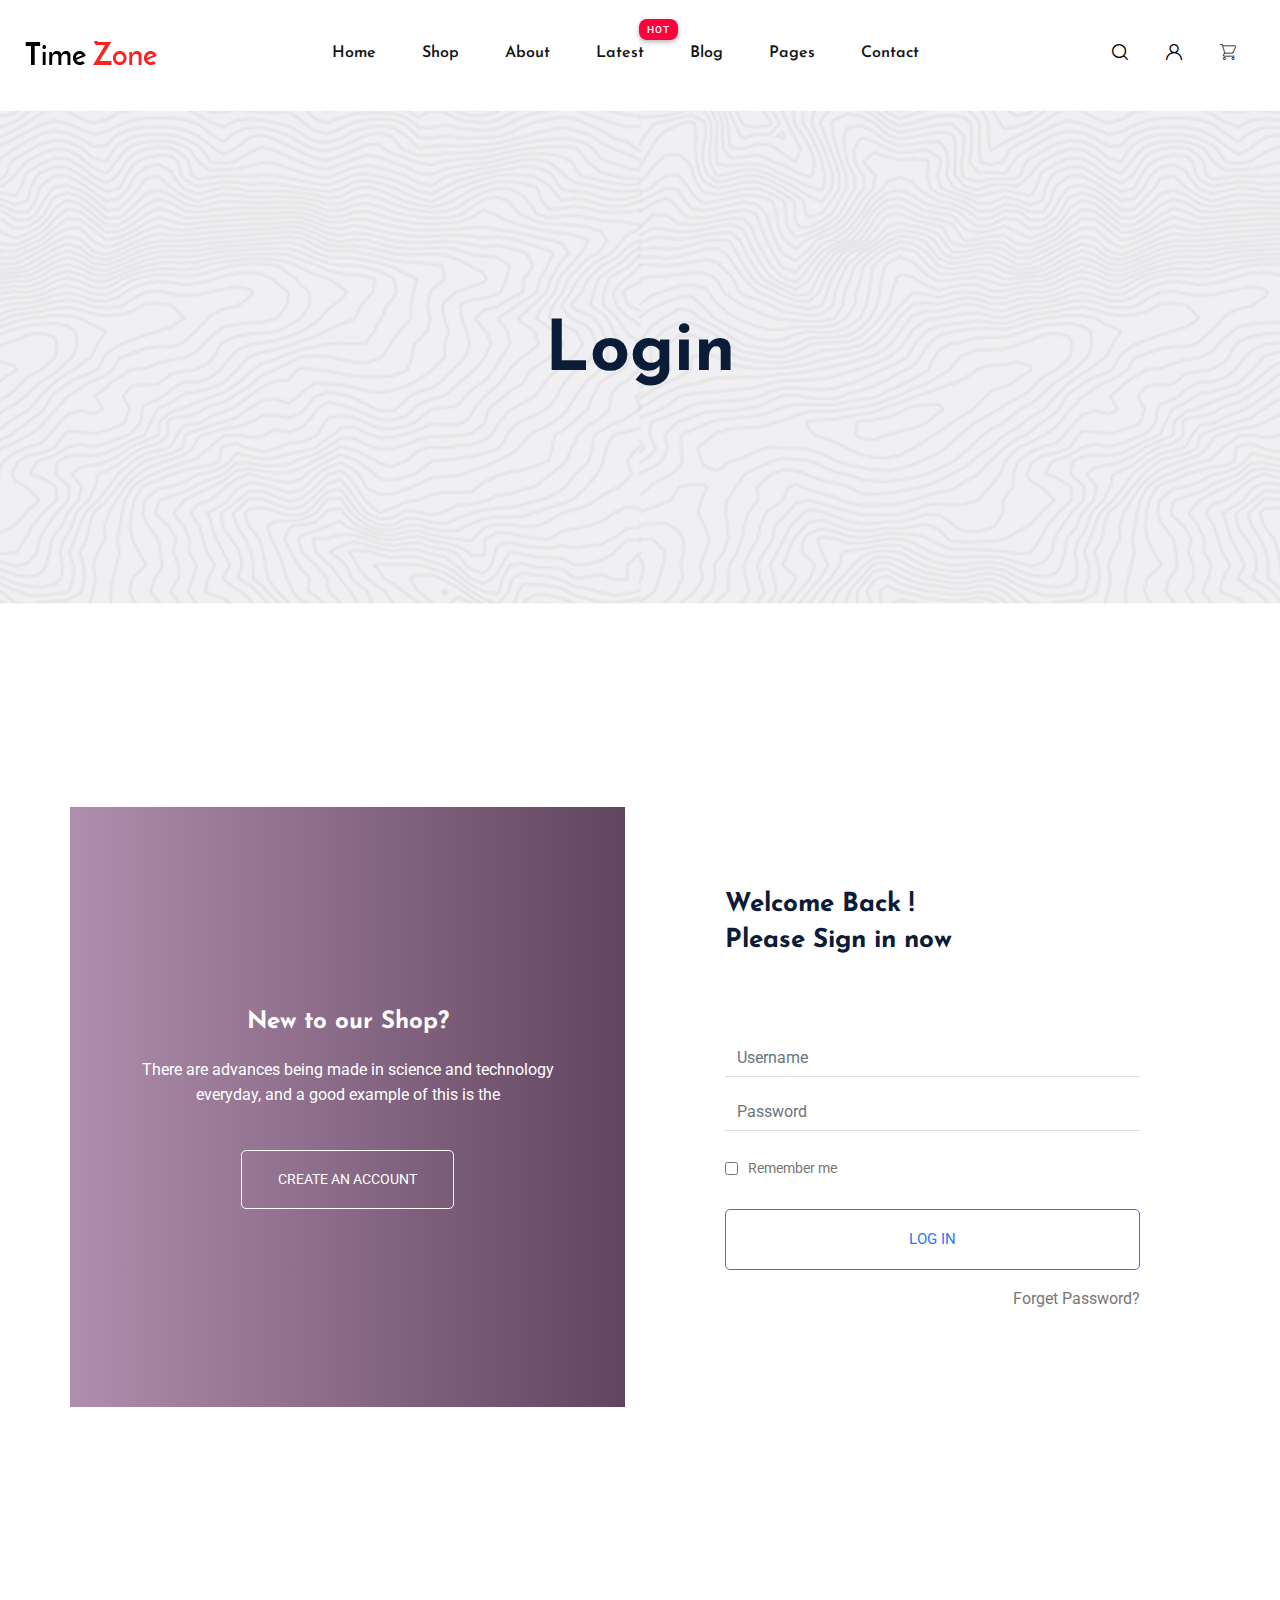
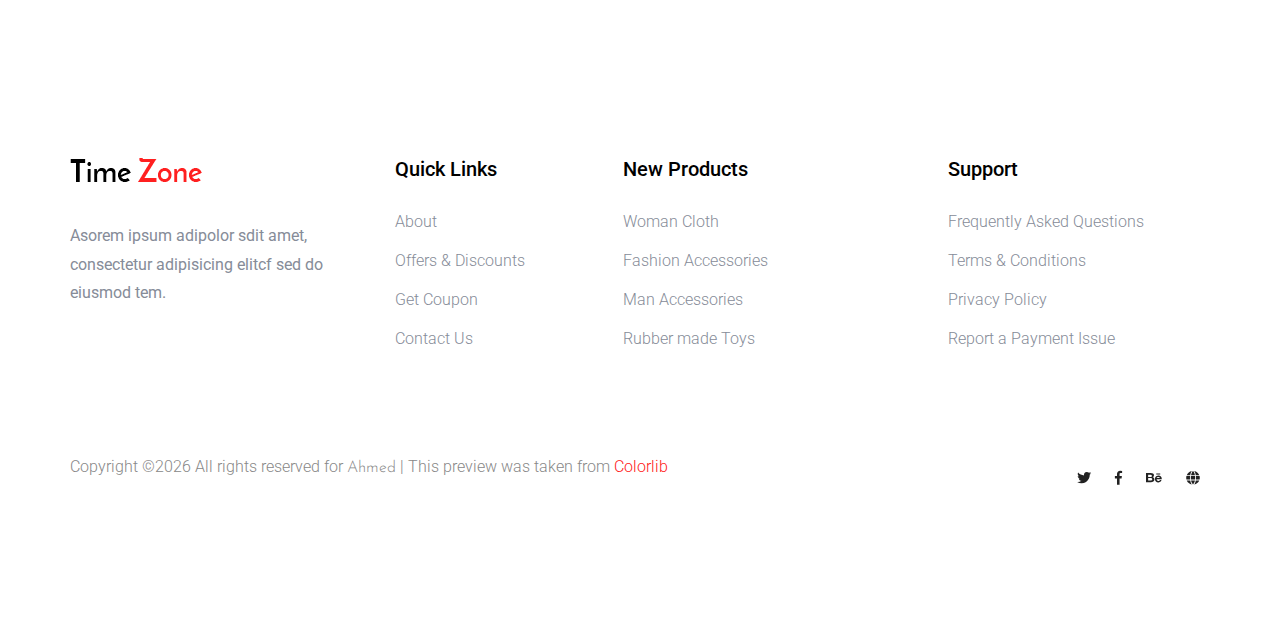
<file: login.html>
<!doctype html>
<html lang="zxx">
<head>
    <meta charset="utf-8">
    <meta http-equiv="x-ua-compatible" content="ie=edge">
    <title>Watch shop | eCommers</title>
    <meta name="description" content="">
    <meta name="viewport" content="width=device-width, initial-scale=1">
    <link rel="manifest" href="site.webmanifest">
    <link rel="shortcut icon" type="image/x-icon" href="assets/img/favicon.ico">

    <!-- CSS here -->
        <link rel="stylesheet" href="assets/css/bootstrap.min.css">
        <link rel="stylesheet" href="assets/css/owl.carousel.min.css">
        <link rel="stylesheet" href="assets/css/flaticon.css">
        <link rel="stylesheet" href="assets/css/slicknav.css">
        <link rel="stylesheet" href="assets/css/animate.min.css">
        <link rel="stylesheet" href="assets/css/magnific-popup.css">
        <link rel="stylesheet" href="assets/css/fontawesome-all.min.css">
        <link rel="stylesheet" href="assets/css/themify-icons.css">
        <link rel="stylesheet" href="assets/css/slick.css">
        <link rel="stylesheet" href="assets/css/nice-select.css">
        <link rel="stylesheet" href="assets/css/style.css">
</head>
<body>
    <header>
        <!-- Header Start -->
        <div class="header-area">
            <div class="main-header header-sticky">
                <div class="container-fluid">
                    <div class="menu-wrapper">
                        <!-- Logo -->
                        <div class="logo">
                            <a href="index.html"><img src="assets/img/logo/logo.png" alt=""></a>
                        </div>
                        <!-- Main-menu -->
                        <div class="main-menu d-none d-lg-block">
                            <nav>                                                
                                <ul id="navigation">  
                                    <li><a href="index.html">Home</a></li>
                                    <li><a href="shop.html">shop</a></li>
                                    <li><a href="about.html">about</a></li>
                                    <li class="hot"><a href="#">Latest</a>
                                        <ul class="submenu">
                                            <li><a href="shop.html"> Product list</a></li>
                                            <li><a href="product_details.html"> Product Details</a></li>
                                        </ul>
                                    </li>
                                    <li><a href="blog.html">Blog</a>
                                        <ul class="submenu">
                                            <li><a href="blog.html">Blog</a></li>
                                            <li><a href="blog-details.html">Blog Details</a></li>
                                        </ul>
                                    </li>
                                    <li><a href="#">Pages</a>
                                        <ul class="submenu">
                                            <li><a href="login.html">Login</a></li>
                                            <li><a href="cart.html">Cart</a></li>
                                            <li><a href="elements.html">Element</a></li>
                                            <li><a href="confirmation.html">Confirmation</a></li>
                                            <li><a href="checkout.html">Product Checkout</a></li>
                                        </ul>
                                    </li>
                                    <li><a href="contact.html">Contact</a></li>
                                </ul>
                            </nav>
                        </div>
                        <!-- Header Right -->
                        <div class="header-right">
                            <ul>
                                <li>
                                    <div class="nav-search search-switch">
                                        <span class="flaticon-search"></span>
                                    </div>
                                </li>
                                <li> <a href="login.html"><span class="flaticon-user"></span></a></li>
                                <li><a href="cart.html"><span class="flaticon-shopping-cart"></span></a> </li>
                            </ul>
                        </div>
                    </div>
                    <!-- Mobile Menu -->
                    <div class="col-12">
                        <div class="mobile_menu d-block d-lg-none"></div>
                    </div>
                </div>
            </div>
        </div>
        <!-- Header End -->
    </header>
    <main>
        <!-- Hero Area Start-->
        <div class="slider-area ">
            <div class="single-slider slider-height2 d-flex align-items-center">
                <div class="container">
                    <div class="row">
                        <div class="col-xl-12">
                            <div class="hero-cap text-center">
                                <h2>Login</h2>
                            </div>
                        </div>
                    </div>
                </div>
            </div>
        </div>
        <!-- Hero Area End-->
        <!--================login_part Area =================-->
        <section class="login_part section_padding ">
            <div class="container">
                <div class="row align-items-center">
                    <div class="col-lg-6 col-md-6">
                        <div class="login_part_text text-center">
                            <div class="login_part_text_iner">
                                <h2>New to our Shop?</h2>
                                <p>There are advances being made in science and technology
                                    everyday, and a good example of this is the</p>
                                <a href="#" class="btn_3">Create an Account</a>
                            </div>
                        </div>
                    </div>
                    <div class="col-lg-6 col-md-6">
                        <div class="login_part_form">
                            <div class="login_part_form_iner">
                                <h3>Welcome Back ! <br>
                                    Please Sign in now</h3>
                                <form class="row contact_form" action="#" method="post" novalidate="novalidate">
                                    <div class="col-md-12 form-group p_star">
                                        <input type="text" class="form-control" id="name" name="name" value=""
                                            placeholder="Username">
                                    </div>
                                    <div class="col-md-12 form-group p_star">
                                        <input type="password" class="form-control" id="password" name="password" value=""
                                            placeholder="Password">
                                    </div>
                                    <div class="col-md-12 form-group">
                                        <div class="creat_account d-flex align-items-center">
                                            <input type="checkbox" id="f-option" name="selector">
                                            <label for="f-option">Remember me</label>
                                        </div>
                                        <button type="submit" value="submit" class="btn_3">
                                            log in
                                        </button>
                                        <a class="lost_pass" href="#">forget password?</a>
                                    </div>
                                </form>
                            </div>
                        </div>
                    </div>
                </div>
            </div>
        </section>
        <!--================login_part end =================-->
    </main>
    <footer>
        <!-- Footer Start-->
        <div class="footer-area footer-padding">
            <div class="container">
                <div class="row d-flex justify-content-between">
                    <div class="col-xl-3 col-lg-3 col-md-5 col-sm-6">
                        <div class="single-footer-caption mb-50">
                            <div class="single-footer-caption mb-30">
                                <!-- logo -->
                                <div class="footer-logo">
                                    <a href="index.html"><img src="assets/img/logo/logo2_footer.png" alt=""></a>
                                </div>
                                <div class="footer-tittle">
                                    <div class="footer-pera">
                                        <p>Asorem ipsum adipolor sdit amet, consectetur adipisicing elitcf sed do eiusmod tem.</p>
                                </div>
                                </div>
                            </div>
                        </div>
                    </div>
                    <div class="col-xl-2 col-lg-3 col-md-3 col-sm-5">
                        <div class="single-footer-caption mb-50">
                            <div class="footer-tittle">
                                <h4>Quick Links</h4>
                                <ul>
                                    <li><a href="#">About</a></li>
                                    <li><a href="#"> Offers & Discounts</a></li>
                                    <li><a href="#"> Get Coupon</a></li>
                                    <li><a href="#">  Contact Us</a></li>
                                </ul>
                            </div>
                        </div>
                    </div>
                    <div class="col-xl-3 col-lg-3 col-md-4 col-sm-7">
                        <div class="single-footer-caption mb-50">
                            <div class="footer-tittle">
                                <h4>New Products</h4>
                                <ul>
                                    <li><a href="#">Woman Cloth</a></li>
                                    <li><a href="#">Fashion Accessories</a></li>
                                    <li><a href="#"> Man Accessories</a></li>
                                    <li><a href="#"> Rubber made Toys</a></li>
                                </ul>
                            </div>
                        </div>
                    </div>
                    <div class="col-xl-3 col-lg-3 col-md-5 col-sm-7">
                        <div class="single-footer-caption mb-50">
                            <div class="footer-tittle">
                                <h4>Support</h4>
                                <ul>
                                    <li><a href="#">Frequently Asked Questions</a></li>
                                    <li><a href="#">Terms & Conditions</a></li>
                                    <li><a href="#">Privacy Policy</a></li>
                                    <li><a href="#">Report a Payment Issue</a></li>
                                </ul>
                            </div>
                        </div>
                    </div>
                </div>
                <!-- Footer bottom -->
                <div class="row align-items-center">
                    <div class="col-xl-7 col-lg-8 col-md-7">
                        <div class="footer-copy-right">
                            <p><!-- Link back to Colorlib can't be removed. Template is licensed under CC BY 3.0. -->
  Copyright &copy;<script>document.write(new Date().getFullYear());</script> All rights reserved for <span class="ahmed-copy">Ahmed</span> | This preview was taken from <a href="https://colorlib.com" target="_blank">Colorlib</a>
  <!-- Link back to Colorlib can't be removed. Template is licensed under CC BY 3.0. --></p>               
                        </div>
                    </div>
                    <div class="col-xl-5 col-lg-4 col-md-5">
                        <div class="footer-copy-right f-right">
                            <!-- social -->
                            <div class="footer-social">
                                <a href="#"><i class="fab fa-twitter"></i></a>
                                <a href="https://www.facebook.com/sai4ull"><i class="fab fa-facebook-f"></i></a>
                                <a href="#"><i class="fab fa-behance"></i></a>
                                <a href="#"><i class="fas fa-globe"></i></a>
                            </div>
                        </div>
                    </div>
                </div>
            </div>
        </div>
        <!-- Footer End-->
    </footer>
    <!--? Search model Begin -->
    <div class="search-model-box">
        <div class="h-100 d-flex align-items-center justify-content-center">
            <div class="search-close-btn">+</div>
            <form class="search-model-form">
                <input type="text" id="search-input" placeholder="Searching key.....">
            </form>
        </div>
    </div>
    <!-- Search model end -->
    
    <!-- JS here -->

    <script src="./assets/js/vendor/modernizr-3.5.0.min.js"></script>
    <!-- Jquery, Popper, Bootstrap -->
    <script src="./assets/js/vendor/jquery-1.12.4.min.js"></script>
    <script src="./assets/js/popper.min.js"></script>
    <script src="./assets/js/bootstrap.min.js"></script>
    <!-- Jquery Mobile Menu -->
    <script src="./assets/js/jquery.slicknav.min.js"></script>

    <!-- Jquery Slick , Owl-Carousel Plugins -->
    <script src="./assets/js/owl.carousel.min.js"></script>
    <script src="./assets/js/slick.min.js"></script>

    <!-- One Page, Animated-HeadLin -->
    <script src="./assets/js/wow.min.js"></script>
    <script src="./assets/js/animated.headline.js"></script>
    
    <!-- Scroll up, nice-select, sticky -->
    <script src="./assets/js/jquery.scrollUp.min.js"></script>
    <script src="./assets/js/jquery.nice-select.min.js"></script>
    <script src="./assets/js/jquery.sticky.js"></script>
    <script src="./assets/js/jquery.magnific-popup.js"></script>

    <!-- contact js -->
    <script src="./assets/js/contact.js"></script>
    <script src="./assets/js/jquery.form.js"></script>
    <script src="./assets/js/jquery.validate.min.js"></script>
    <script src="./assets/js/mail-script.js"></script>
    <script src="./assets/js/jquery.ajaxchimp.min.js"></script>
    
    <!-- Jquery Plugins, main Jquery -->	
    <script src="./assets/js/plugins.js"></script>
    <script src="./assets/js/main.js"></script>

</body>
    
</html>
</file>
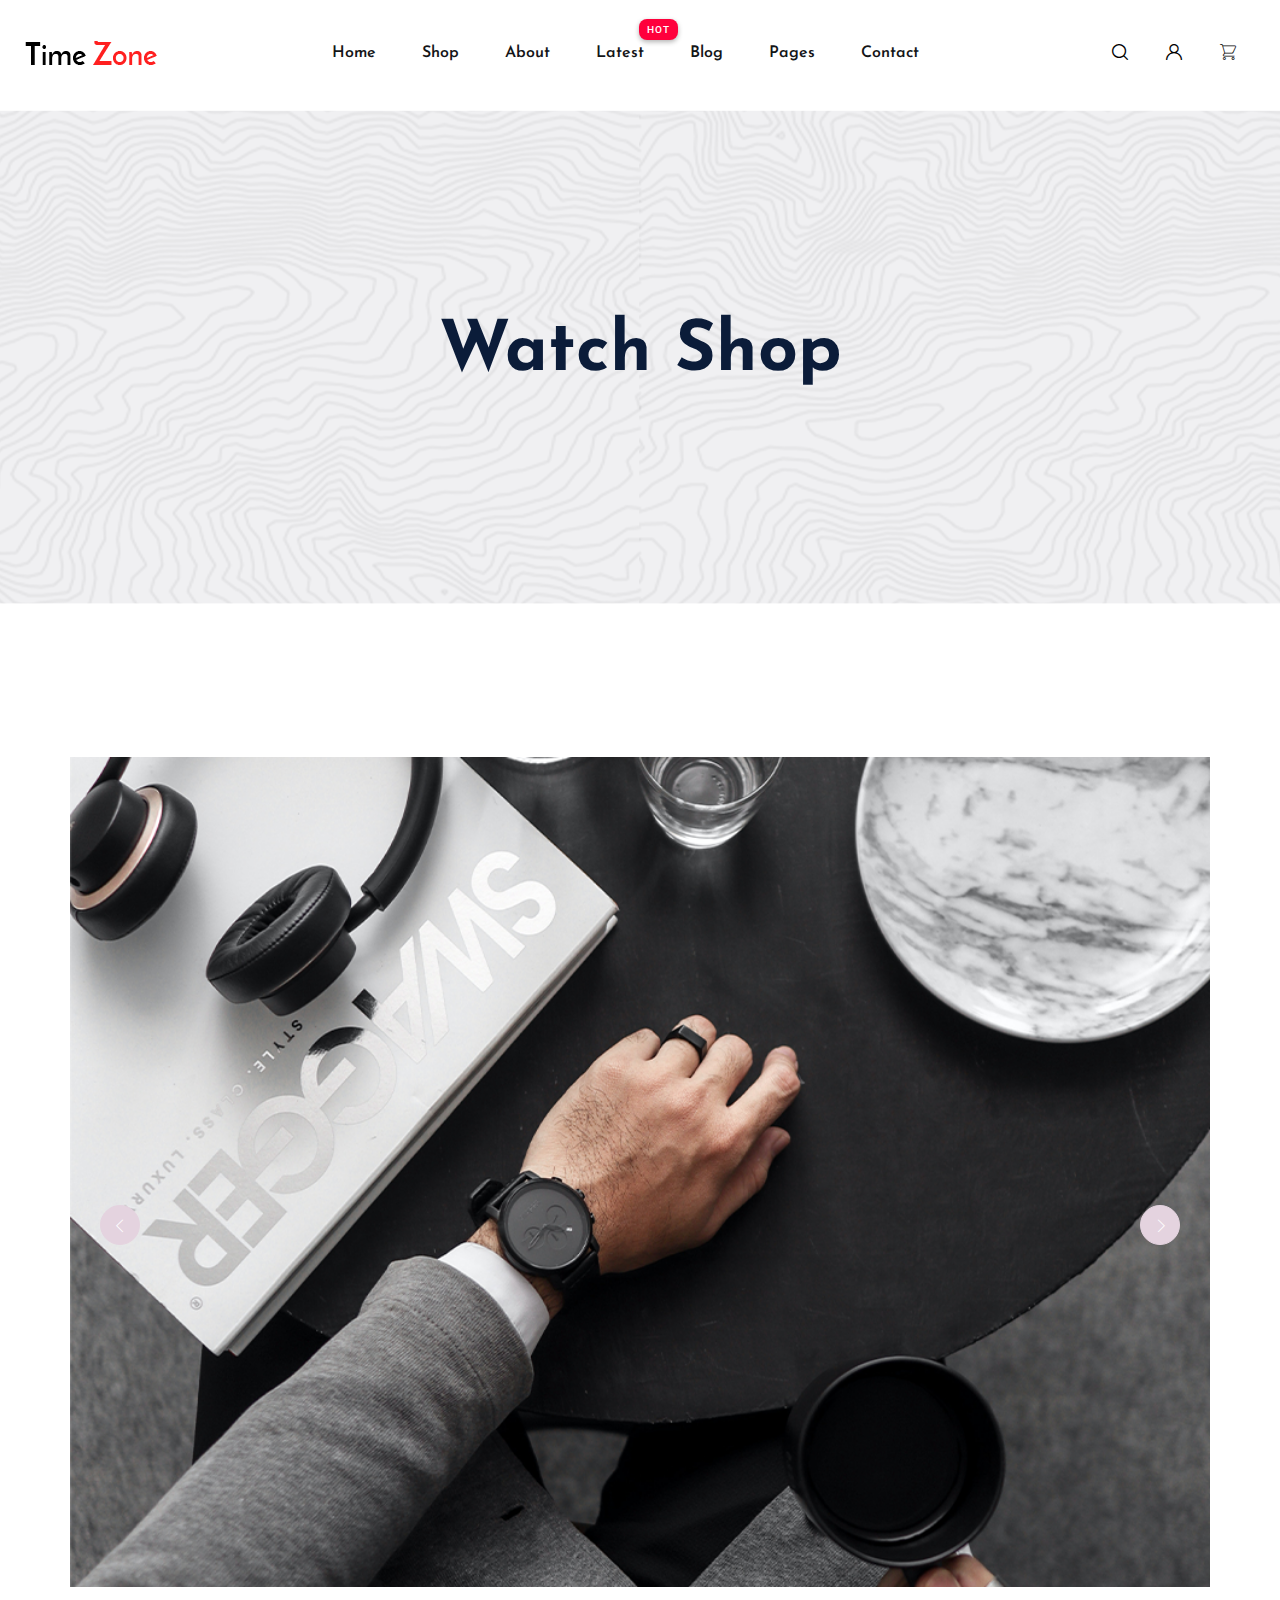
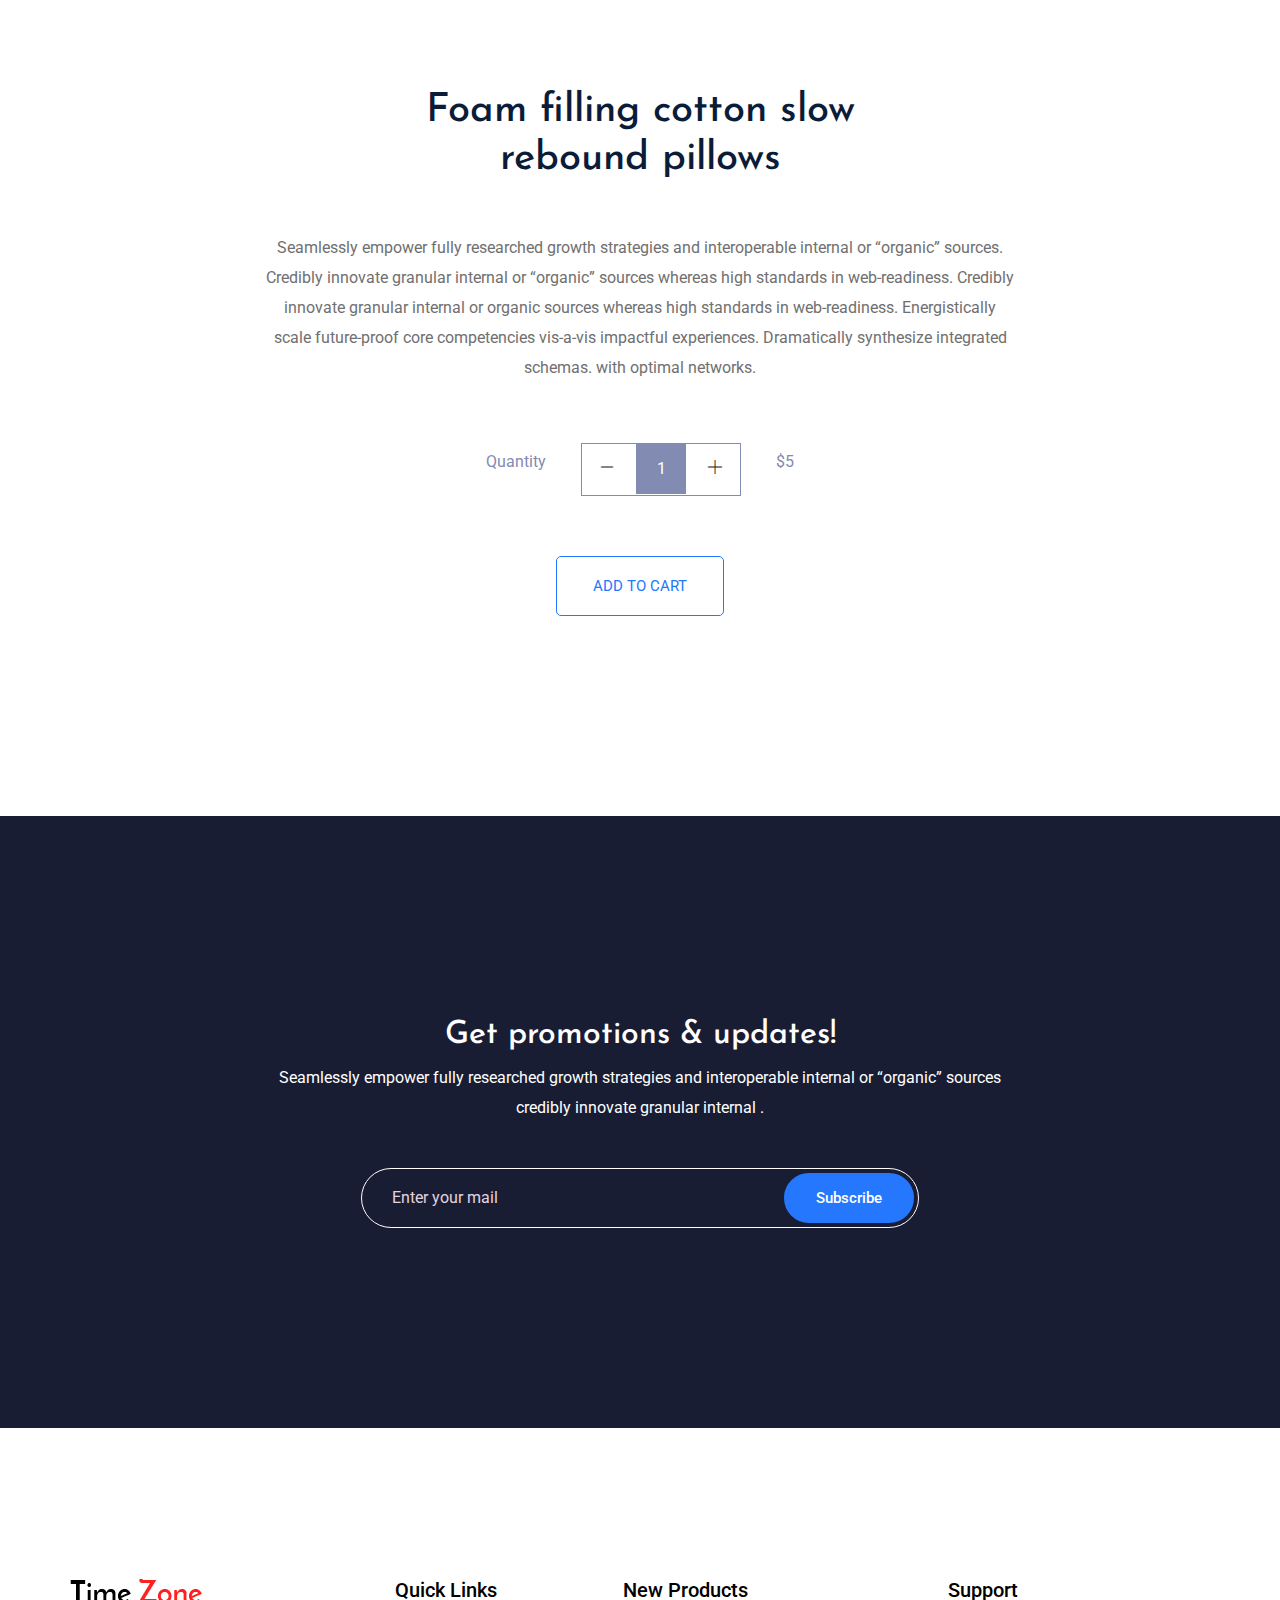
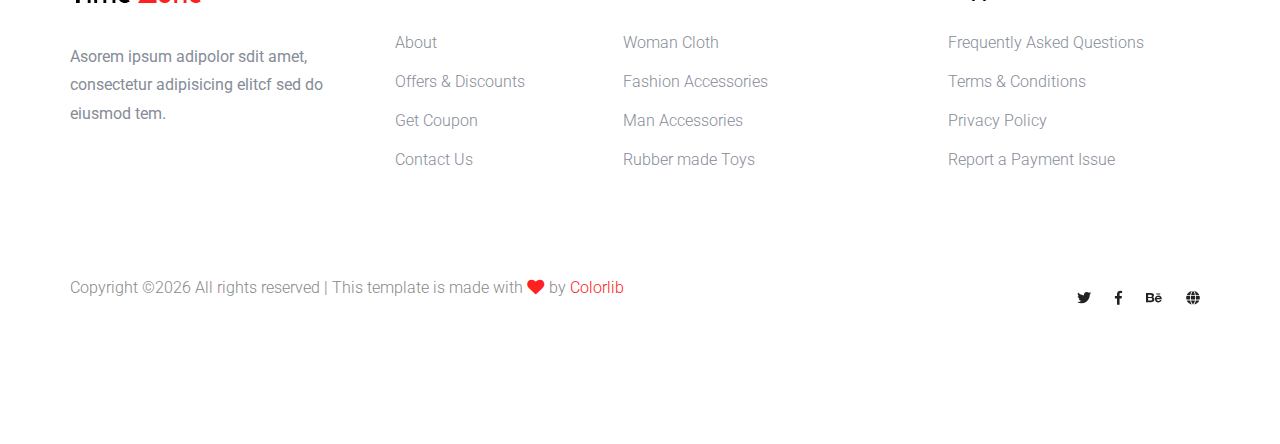
<file: product_details.html>
<!doctype html>
<html lang="zxx">
<head>
    <meta charset="utf-8">
    <meta http-equiv="x-ua-compatible" content="ie=edge">
    <title>Watch shop | eCommers</title>
    <meta name="description" content="">
    <meta name="viewport" content="width=device-width, initial-scale=1">
    <link rel="manifest" href="site.webmanifest">
    <link rel="shortcut icon" type="image/x-icon" href="assets/img/favicon.ico">

    <!-- CSS here -->
        <link rel="stylesheet" href="assets/css/bootstrap.min.css">
        <link rel="stylesheet" href="assets/css/owl.carousel.min.css">
        <link rel="stylesheet" href="assets/css/flaticon.css">
        <link rel="stylesheet" href="assets/css/slicknav.css">
        <link rel="stylesheet" href="assets/css/animate.min.css">
        <link rel="stylesheet" href="assets/css/magnific-popup.css">
        <link rel="stylesheet" href="assets/css/fontawesome-all.min.css">
        <link rel="stylesheet" href="assets/css/themify-icons.css">
        <link rel="stylesheet" href="assets/css/slick.css">
        <link rel="stylesheet" href="assets/css/nice-select.css">
        <link rel="stylesheet" href="assets/css/style.css">

</head>
    

<body>
    
    <header>
        <!-- Header Start -->
        <div class="header-area">
            <div class="main-header header-sticky">
                <div class="container-fluid">
                    <div class="menu-wrapper">
                        <!-- Logo -->
                        <div class="logo">
                            <a href="index.html"><img src="assets/img/logo/logo.png" alt=""></a>
                        </div>
                        <!-- Main-menu -->
                        <div class="main-menu d-none d-lg-block">
                            <nav>                                                
                                <ul id="navigation">  
                                    <li><a href="index.html">Home</a></li>
                                    <li><a href="shop.html">shop</a></li>
                                    <li><a href="about.html">about</a></li>
                                    <li class="hot"><a href="#">Latest</a>
                                        <ul class="submenu">
                                            <li><a href="shop.html"> Product list</a></li>
                                            <li><a href="product_details.html"> Product Details</a></li>
                                        </ul>
                                    </li>
                                    <li><a href="blog.html">Blog</a>
                                        <ul class="submenu">
                                            <li><a href="blog.html">Blog</a></li>
                                            <li><a href="blog-details.html">Blog Details</a></li>
                                        </ul>
                                    </li>
                                    <li><a href="#">Pages</a>
                                        <ul class="submenu">
                                            <li><a href="login.html">Login</a></li>
                                            <li><a href="cart.html">Cart</a></li>
                                            <li><a href="elements.html">Element</a></li>
                                            <li><a href="confirmation.html">Confirmation</a></li>
                                            <li><a href="checkout.html">Product Checkout</a></li>
                                        </ul>
                                    </li>
                                    <li><a href="contact.html">Contact</a></li>
                                </ul>
                            </nav>
                        </div>
                        <!-- Header Right -->
                        <div class="header-right">
                            <ul>
                                <li>
                                    <div class="nav-search search-switch">
                                        <span class="flaticon-search"></span>
                                    </div>
                                </li>
                                <li> <a href="login.html"><span class="flaticon-user"></span></a></li>
                                <li><a href="cart.html"><span class="flaticon-shopping-cart"></span></a> </li>
                            </ul>
                        </div>
                    </div>
                    <!-- Mobile Menu -->
                    <div class="col-12">
                        <div class="mobile_menu d-block d-lg-none"></div>
                    </div>
                </div>
            </div>
        </div>
        <!-- Header End -->
    </header>
    <main>
        <!-- Hero Area Start-->
        <div class="slider-area ">
            <div class="single-slider slider-height2 d-flex align-items-center">
                <div class="container">
                    <div class="row">
                        <div class="col-xl-12">
                            <div class="hero-cap text-center">
                                <h2>Watch Shop</h2>
                            </div>
                        </div>
                    </div>
                </div>
            </div>
        </div>
        <!-- Hero Area End-->
        <!--================Single Product Area =================-->
        <div class="product_image_area">
            <div class="container">
            <div class="row justify-content-center">
                <div class="col-lg-12">
                <div class="product_img_slide owl-carousel">
                    <div class="single_product_img">
                        <img src="assets/img/gallery/gallery1.png" alt="#" class="img-fluid">
                    </div>
                    <div class="single_product_img">
                        <img src="assets/img/gallery/gallery01.png" alt="#" class="img-fluid">
                    </div>
                    <div class="single_product_img">
                        <img src="assets/img/gallery/gallery1.png" alt="#" class="img-fluid">
                    </div>
                </div>
                </div>
                <div class="col-lg-8">
                <div class="single_product_text text-center">
                    <h3>Foam filling cotton slow <br>
                        rebound pillows</h3>
                    <p>
                        Seamlessly empower fully researched growth strategies and interoperable internal or “organic” sources. Credibly innovate granular internal or “organic” sources whereas high standards in web-readiness. Credibly innovate granular internal or organic sources whereas high standards in web-readiness. Energistically scale future-proof core competencies vis-a-vis impactful experiences. Dramatically synthesize integrated schemas. with optimal networks.
                    </p>
                    <div class="card_area">
                        <div class="product_count_area">
                            <p>Quantity</p>
                            <div class="product_count d-inline-block">
                                <span class="product_count_item inumber-decrement"> <i class="ti-minus"></i></span>
                                <input class="product_count_item input-number" type="text" value="1" min="0" max="10">
                                <span class="product_count_item number-increment"> <i class="ti-plus"></i></span>
                            </div>
                            <p>$5</p>
                        </div>
                    <div class="add_to_cart">
                        <a href="#" class="btn_3">add to cart</a>
                    </div>
                    </div>
                </div>
                </div>
            </div>
            </div>
        </div>
        <!--================End Single Product Area =================-->
        <!-- subscribe part here -->
        <section class="subscribe_part section_padding">
            <div class="container">
                <div class="row justify-content-center">
                    <div class="col-lg-8">
                        <div class="subscribe_part_content">
                            <h2>Get promotions & updates!</h2>
                            <p>Seamlessly empower fully researched growth strategies and interoperable internal or “organic” sources credibly innovate granular internal .</p>
                            <div class="subscribe_form">
                                <input type="email" placeholder="Enter your mail">
                                <a href="#" class="btn_1">Subscribe</a>
                            </div>
                        </div>
                    </div>
                </div>
            </div>
        </section>
        <!-- subscribe part end -->
    </main>
    <footer>
        <!-- Footer Start-->
        <div class="footer-area footer-padding">
            <div class="container">
                <div class="row d-flex justify-content-between">
                    <div class="col-xl-3 col-lg-3 col-md-5 col-sm-6">
                        <div class="single-footer-caption mb-50">
                            <div class="single-footer-caption mb-30">
                                <!-- logo -->
                                <div class="footer-logo">
                                    <a href="index.html"><img src="assets/img/logo/logo2_footer.png" alt=""></a>
                                </div>
                                <div class="footer-tittle">
                                    <div class="footer-pera">
                                        <p>Asorem ipsum adipolor sdit amet, consectetur adipisicing elitcf sed do eiusmod tem.</p>
                                </div>
                                </div>
                            </div>
                        </div>
                    </div>
                    <div class="col-xl-2 col-lg-3 col-md-3 col-sm-5">
                        <div class="single-footer-caption mb-50">
                            <div class="footer-tittle">
                                <h4>Quick Links</h4>
                                <ul>
                                    <li><a href="#">About</a></li>
                                    <li><a href="#"> Offers & Discounts</a></li>
                                    <li><a href="#"> Get Coupon</a></li>
                                    <li><a href="#">  Contact Us</a></li>
                                </ul>
                            </div>
                        </div>
                    </div>
                    <div class="col-xl-3 col-lg-3 col-md-4 col-sm-7">
                        <div class="single-footer-caption mb-50">
                            <div class="footer-tittle">
                                <h4>New Products</h4>
                                <ul>
                                    <li><a href="#">Woman Cloth</a></li>
                                    <li><a href="#">Fashion Accessories</a></li>
                                    <li><a href="#"> Man Accessories</a></li>
                                    <li><a href="#"> Rubber made Toys</a></li>
                                </ul>
                            </div>
                        </div>
                    </div>
                    <div class="col-xl-3 col-lg-3 col-md-5 col-sm-7">
                        <div class="single-footer-caption mb-50">
                            <div class="footer-tittle">
                                <h4>Support</h4>
                                <ul>
                                    <li><a href="#">Frequently Asked Questions</a></li>
                                    <li><a href="#">Terms & Conditions</a></li>
                                    <li><a href="#">Privacy Policy</a></li>
                                    <li><a href="#">Report a Payment Issue</a></li>
                                </ul>
                            </div>
                        </div>
                    </div>
                </div>
                <!-- Footer bottom -->
                <div class="row align-items-center">
                    <div class="col-xl-7 col-lg-8 col-md-7">
                        <div class="footer-copy-right">
                            <p><!-- Link back to Colorlib can't be removed. Template is licensed under CC BY 3.0. -->
  Copyright &copy;<script>document.write(new Date().getFullYear());</script> All rights reserved | This template is made with <i class="fa fa-heart" aria-hidden="true"></i> by <a href="https://colorlib.com" target="_blank">Colorlib</a>
  <!-- Link back to Colorlib can't be removed. Template is licensed under CC BY 3.0. --></p>                   
                        </div>
                    </div>
                    <div class="col-xl-5 col-lg-4 col-md-5">
                        <div class="footer-copy-right f-right">
                            <!-- social -->
                            <div class="footer-social">
                                <a href="#"><i class="fab fa-twitter"></i></a>
                                <a href="https://www.facebook.com/sai4ull"><i class="fab fa-facebook-f"></i></a>
                                <a href="#"><i class="fab fa-behance"></i></a>
                                <a href="#"><i class="fas fa-globe"></i></a>
                            </div>
                        </div>
                    </div>
                </div>
            </div>
        </div>
        <!-- Footer End-->
    </footer>
    <!--? Search model Begin -->
    <div class="search-model-box">
        <div class="h-100 d-flex align-items-center justify-content-center">
            <div class="search-close-btn">+</div>
            <form class="search-model-form">
                <input type="text" id="search-input" placeholder="Searching key.....">
            </form>
        </div>
    </div>
    <!-- Search model end -->

    <!-- JS here -->

        <script src="./assets/js/vendor/modernizr-3.5.0.min.js"></script>
        <!-- Jquery, Popper, Bootstrap -->
        <script src="./assets/js/vendor/jquery-1.12.4.min.js"></script>
        <script src="./assets/js/popper.min.js"></script>
        <script src="./assets/js/bootstrap.min.js"></script>
        <!-- Jquery Mobile Menu -->
        <script src="./assets/js/jquery.slicknav.min.js"></script>

        <!-- Jquery Slick , Owl-Carousel Plugins -->
        <script src="./assets/js/owl.carousel.min.js"></script>
        <script src="./assets/js/slick.min.js"></script>

        <!-- One Page, Animated-HeadLin -->
        <script src="./assets/js/wow.min.js"></script>
        <script src="./assets/js/animated.headline.js"></script>
        <script src="./assets/js/jquery.magnific-popup.js"></script>

        <!-- Scroll up, nice-select, sticky -->
        <script src="./assets/js/jquery.scrollUp.min.js"></script>
        <script src="./assets/js/jquery.nice-select.min.js"></script>
        <script src="./assets/js/jquery.sticky.js"></script>
        
        <!-- contact js -->
        <script src="./assets/js/contact.js"></script>
        <script src="./assets/js/jquery.form.js"></script>
        <script src="./assets/js/jquery.validate.min.js"></script>
        <script src="./assets/js/mail-script.js"></script>
        <script src="./assets/js/jquery.ajaxchimp.min.js"></script>
        
        <!-- Jquery Plugins, main Jquery -->    
        <script src="./assets/js/plugins.js"></script>
        <script src="./assets/js/main.js"></script>

        <!-- swiper js -->
        <script src="./assets/js/swiper.min.js"></script>
            <!-- swiper js -->
        <script src="./assets/js/mixitup.min.js"></script>
        <script src="./assets/js/jquery.counterup.min.js"></script>
        <script src="./assets/js/waypoints.min.js"></script>

</body>

</html>
</file>
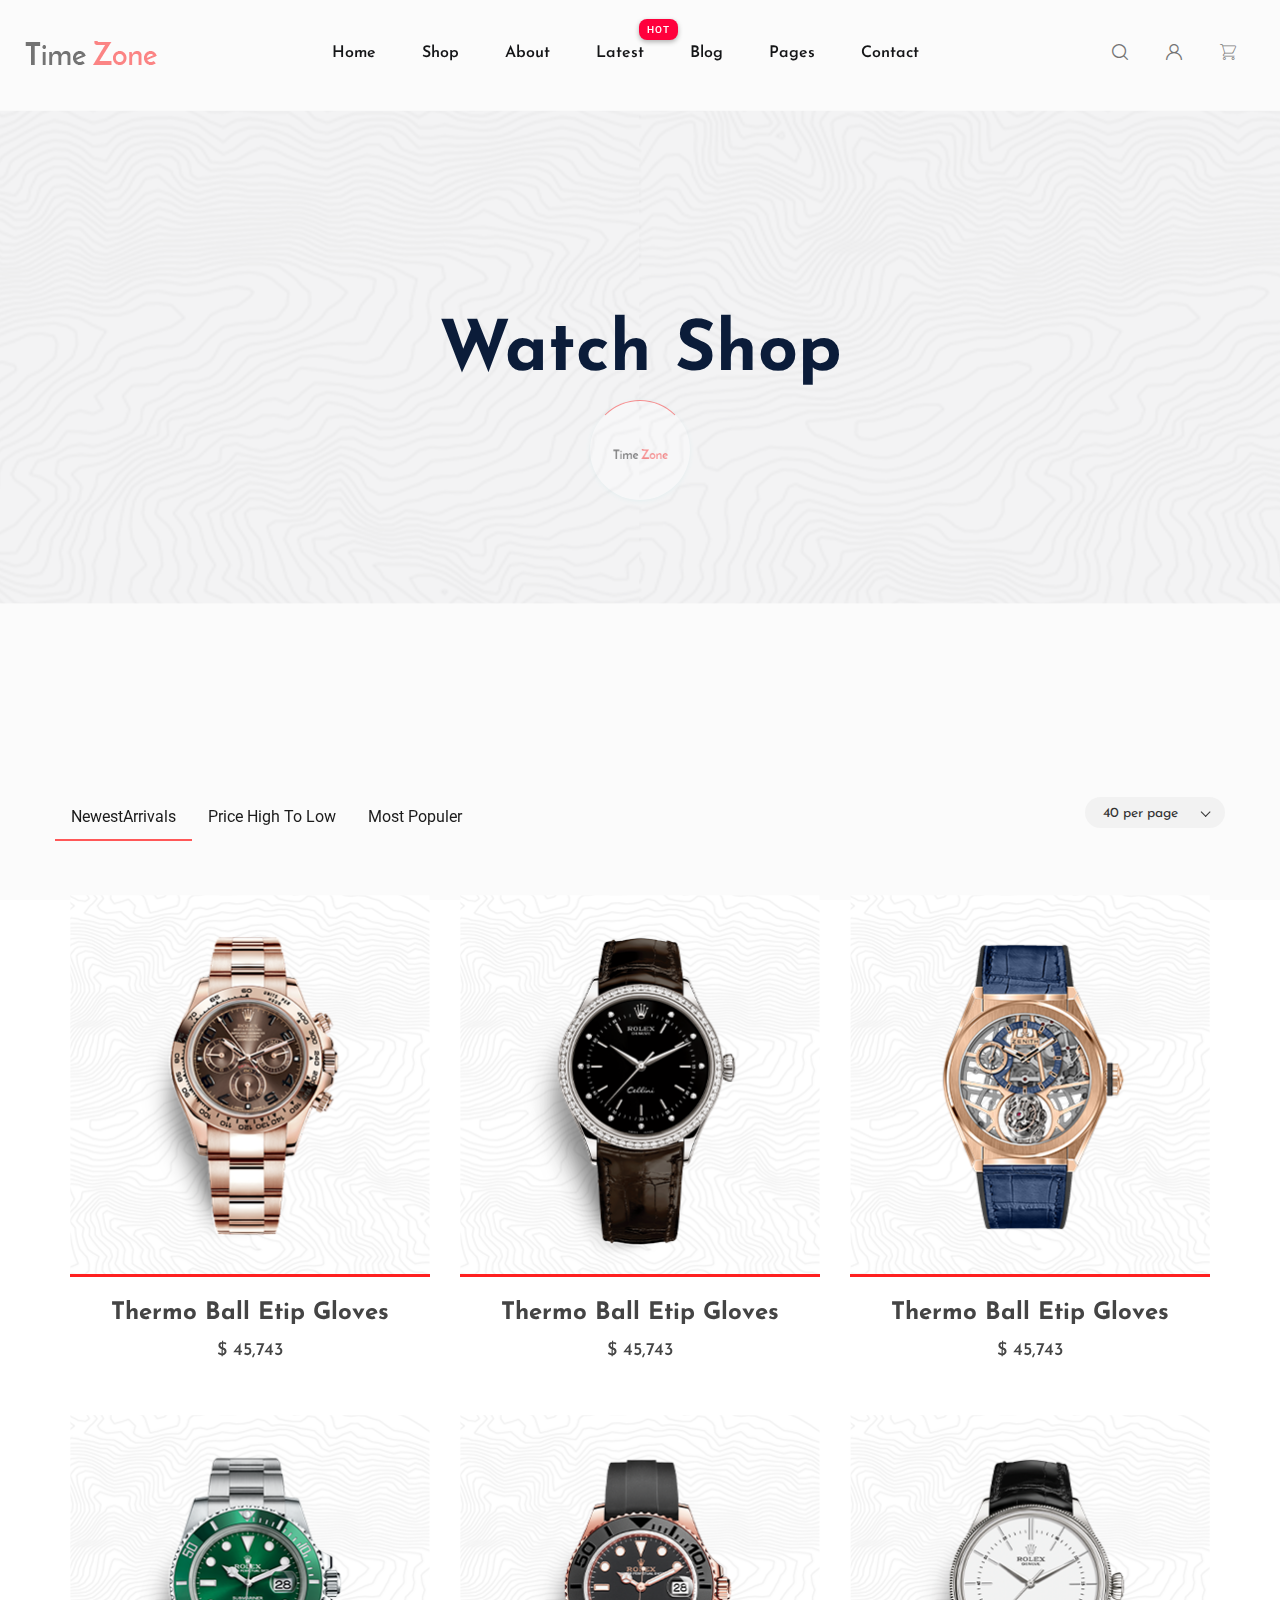
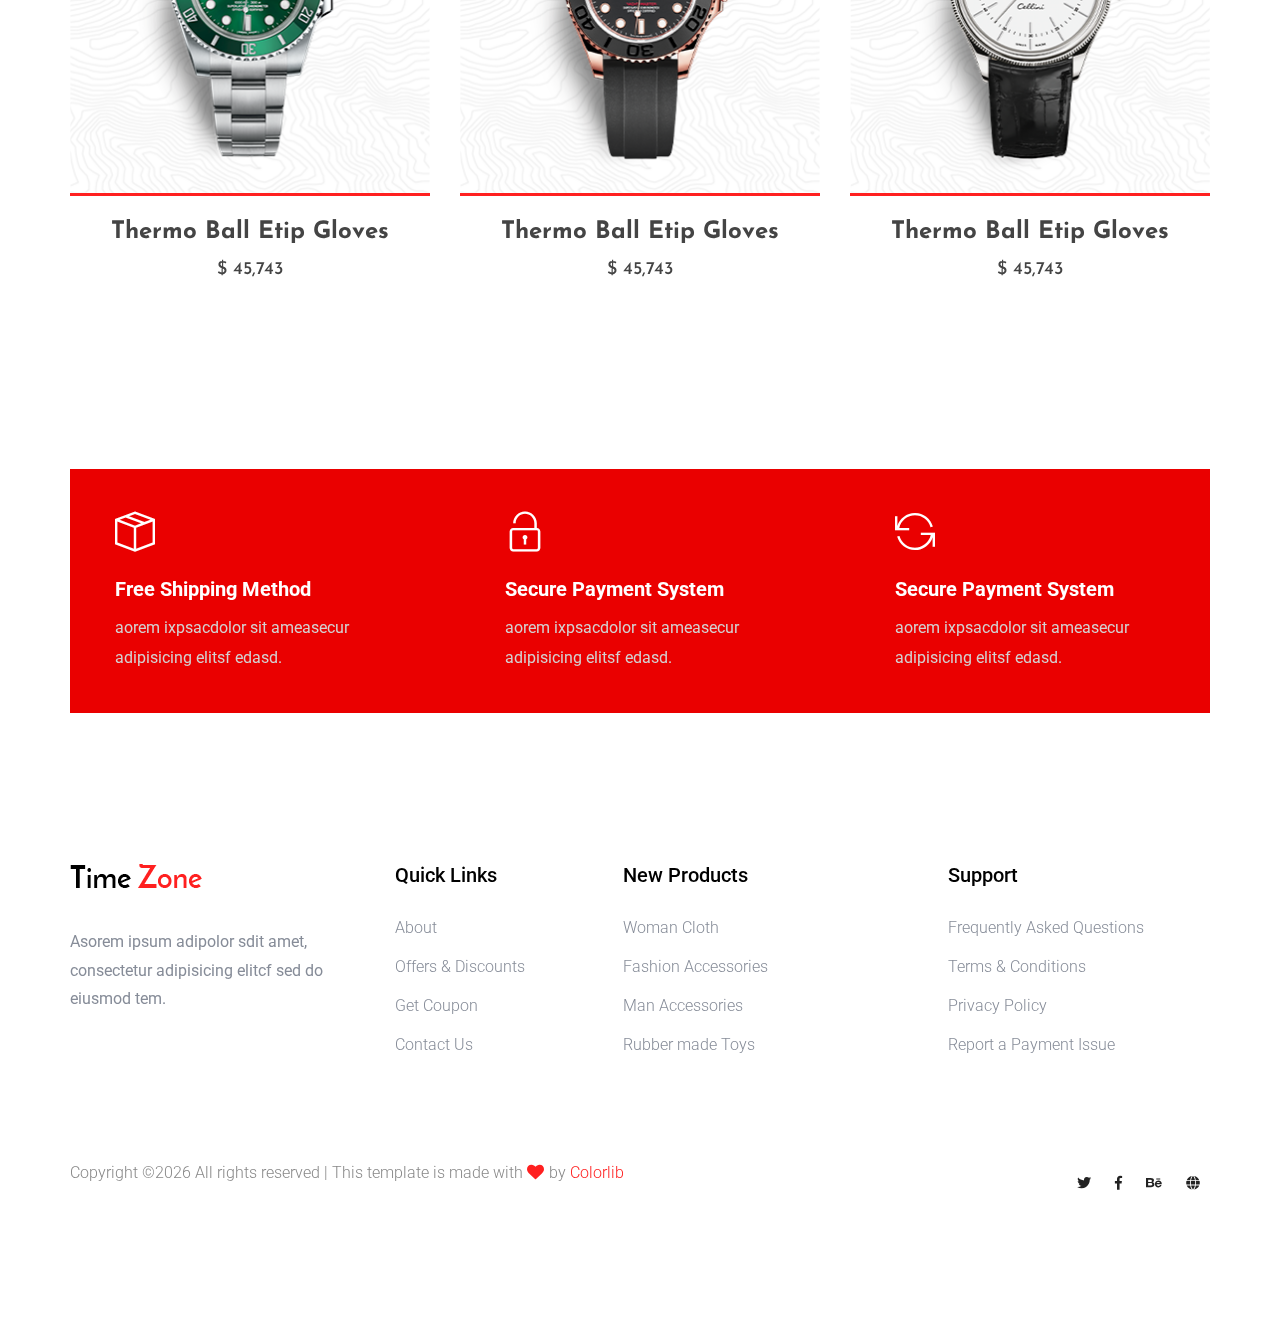
<file: shop.html>
<!doctype html>
<html class="no-js" lang="zxx">
<head>
    <meta charset="utf-8">
    <meta http-equiv="x-ua-compatible" content="ie=edge">
    <title>Watch shop | eCommers</title>
    <meta name="description" content="">
    <meta name="viewport" content="width=device-width, initial-scale=1">
    <link rel="manifest" href="site.webmanifest">
    <link rel="shortcut icon" type="image/x-icon" href="assets/img/favicon.ico">

    <!-- CSS here -->
        <link rel="stylesheet" href="assets/css/bootstrap.min.css">
        <link rel="stylesheet" href="assets/css/owl.carousel.min.css">
        <link rel="stylesheet" href="assets/css/flaticon.css">
        <link rel="stylesheet" href="assets/css/slicknav.css">
        <link rel="stylesheet" href="assets/css/animate.min.css">
        <link rel="stylesheet" href="assets/css/magnific-popup.css">
        <link rel="stylesheet" href="assets/css/fontawesome-all.min.css">
        <link rel="stylesheet" href="assets/css/themify-icons.css">
        <link rel="stylesheet" href="assets/css/slick.css">
        <link rel="stylesheet" href="assets/css/nice-select.css">
        <link rel="stylesheet" href="assets/css/style.css">
</head>

<body>
    <!--? Preloader Start -->
    <div id="preloader-active">
        <div class="preloader d-flex align-items-center justify-content-center">
            <div class="preloader-inner position-relative">
                <div class="preloader-circle"></div>
                <div class="preloader-img pere-text">
                    <img src="assets/img/logo/logo.png" alt="">
                </div>
            </div>
        </div>
    </div>
    <!-- Preloader Start -->
    <header>
        <!-- Header Start -->
        <div class="header-area">
            <div class="main-header header-sticky">
                <div class="container-fluid">
                    <div class="menu-wrapper">
                        <!-- Logo -->
                        <div class="logo">
                            <a href="index.html"><img src="assets/img/logo/logo.png" alt=""></a>
                        </div>
                        <!-- Main-menu -->
                        <div class="main-menu d-none d-lg-block">
                            <nav>                                                
                                <ul id="navigation">  
                                    <li><a href="index.html">Home</a></li>
                                    <li><a href="shop.html">shop</a></li>
                                    <li><a href="about.html">about</a></li>
                                    <li class="hot"><a href="#">Latest</a>
                                        <ul class="submenu">
                                            <li><a href="shop.html"> Product list</a></li>
                                            <li><a href="product_details.html"> Product Details</a></li>
                                        </ul>
                                    </li>
                                    <li><a href="blog.html">Blog</a>
                                        <ul class="submenu">
                                            <li><a href="blog.html">Blog</a></li>
                                            <li><a href="blog-details.html">Blog Details</a></li>
                                        </ul>
                                    </li>
                                    <li><a href="#">Pages</a>
                                        <ul class="submenu">
                                            <li><a href="login.html">Login</a></li>
                                            <li><a href="cart.html">Cart</a></li>
                                            <li><a href="elements.html">Element</a></li>
                                            <li><a href="confirmation.html">Confirmation</a></li>
                                            <li><a href="checkout.html">Product Checkout</a></li>
                                        </ul>
                                    </li>
                                    <li><a href="contact.html">Contact</a></li>
                                </ul>
                            </nav>
                        </div>
                        <!-- Header Right -->
                        <div class="header-right">
                            <ul>
                                <li>
                                    <div class="nav-search search-switch">
                                        <span class="flaticon-search"></span>
                                    </div>
                                </li>
                                <li> <a href="login.html"><span class="flaticon-user"></span></a></li>
                                <li><a href="cart.html"><span class="flaticon-shopping-cart"></span></a> </li>
                            </ul>
                        </div>
                    </div>
                    <!-- Mobile Menu -->
                    <div class="col-12">
                        <div class="mobile_menu d-block d-lg-none"></div>
                    </div>
                </div>
            </div>
        </div>
        <!-- Header End -->
    </header>
    <main>
        <!-- Hero Area Start-->
        <div class="slider-area ">
            <div class="single-slider slider-height2 d-flex align-items-center">
                <div class="container">
                    <div class="row">
                        <div class="col-xl-12">
                            <div class="hero-cap text-center">
                                <h2>Watch Shop</h2>
                            </div>
                        </div>
                    </div>
                </div>
            </div>
        </div>
        <!-- Hero Area End-->
        <!-- Latest Products Start -->
        <section class="popular-items latest-padding">
            <div class="container">
                <div class="row product-btn justify-content-between mb-40">
                    <div class="properties__button">
                        <!--Nav Button  -->
                        <nav>                                                      
                            <div class="nav nav-tabs" id="nav-tab" role="tablist">
                                <a class="nav-item nav-link active" id="nav-home-tab" data-toggle="tab" href="#nav-home" role="tab" aria-controls="nav-home" aria-selected="true">NewestArrivals</a>
                                <a class="nav-item nav-link" id="nav-profile-tab" data-toggle="tab" href="#nav-profile" role="tab" aria-controls="nav-profile" aria-selected="false"> Price high to low</a>
                                <a class="nav-item nav-link" id="nav-contact-tab" data-toggle="tab" href="#nav-contact" role="tab" aria-controls="nav-contact" aria-selected="false"> Most populer </a>
                            </div>
                        </nav>
                        <!--End Nav Button  -->
                    </div>
                    <!-- Grid and List view -->
                    <div class="grid-list-view">
                    </div>
                    <!-- Select items -->
                    <div class="select-this">
                        <form action="#">
                            <div class="select-itms">
                                <select name="select" id="select1">
                                    <option value="">40 per page</option>
                                    <option value="">50 per page</option>
                                    <option value="">60 per page</option>
                                    <option value="">70 per page</option>
                                </select>
                            </div>
                        </form>
                    </div>
                </div>
                <!-- Nav Card -->
                <div class="tab-content" id="nav-tabContent">
                    <!-- card one -->
                    <div class="tab-pane fade show active" id="nav-home" role="tabpanel" aria-labelledby="nav-home-tab">
                        <div class="row">
                            <div class="col-xl-4 col-lg-4 col-md-6 col-sm-6">
                                <div class="single-popular-items mb-50 text-center">
                                    <div class="popular-img">
                                        <img src="assets/img/gallery/popular1.png" alt="">
                                        <div class="img-cap">
                                            <span>Add to cart</span>
                                        </div>
                                        <div class="favorit-items">
                                            <span class="flaticon-heart"></span>
                                        </div>
                                    </div>
                                    <div class="popular-caption">
                                        <h3><a href="product_details.html">Thermo Ball Etip Gloves</a></h3>
                                        <span>$ 45,743</span>
                                    </div>
                                </div>
                            </div>
                            <div class="col-xl-4 col-lg-4 col-md-6 col-sm-6">
                                <div class="single-popular-items mb-50 text-center">
                                    <div class="popular-img">
                                        <img src="assets/img/gallery/popular2.png" alt="">
                                        <div class="img-cap">
                                            <span>Add to cart</span>
                                        </div>
                                        <div class="favorit-items">
                                            <span class="flaticon-heart"></span>
                                        </div>
                                    </div>
                                    <div class="popular-caption">
                                        <h3><a href="product_details.html">Thermo Ball Etip Gloves</a></h3>
                                        <span>$ 45,743</span>
                                    </div>
                                </div>
                            </div>
                            <div class="col-xl-4 col-lg-4 col-md-6 col-sm-6">
                                <div class="single-popular-items mb-50 text-center">
                                    <div class="popular-img">
                                        <img src="assets/img/gallery/popular3.png" alt="">
                                        <div class="img-cap">
                                            <span>Add to cart</span>
                                        </div>
                                        <div class="favorit-items">
                                            <span class="flaticon-heart"></span>
                                        </div>
                                    </div>
                                    <div class="popular-caption">
                                        <h3><a href="product_details.html">Thermo Ball Etip Gloves</a></h3>
                                        <span>$ 45,743</span>
                                    </div>
                                </div>
                            </div>
                            <div class="col-xl-4 col-lg-4 col-md-6 col-sm-6">
                                <div class="single-popular-items mb-50 text-center">
                                    <div class="popular-img">
                                        <img src="assets/img/gallery/popular4.png" alt="">
                                        <div class="img-cap">
                                            <span>Add to cart</span>
                                        </div>
                                        <div class="favorit-items">
                                            <span class="flaticon-heart"></span>
                                        </div>
                                    </div>
                                    <div class="popular-caption">
                                        <h3><a href="product_details.html">Thermo Ball Etip Gloves</a></h3>
                                        <span>$ 45,743</span>
                                    </div>
                                </div>
                            </div>
                            <div class="col-xl-4 col-lg-4 col-md-6 col-sm-6">
                                <div class="single-popular-items mb-50 text-center">
                                    <div class="popular-img">
                                        <img src="assets/img/gallery/popular5.png" alt="">
                                        <div class="img-cap">
                                            <span>Add to cart</span>
                                        </div>
                                        <div class="favorit-items">
                                            <span class="flaticon-heart"></span>
                                        </div>
                                    </div>
                                    <div class="popular-caption">
                                        <h3><a href="product_details.html">Thermo Ball Etip Gloves</a></h3>
                                        <span>$ 45,743</span>
                                    </div>
                                </div>
                            </div>
                            <div class="col-xl-4 col-lg-4 col-md-6 col-sm-6">
                                <div class="single-popular-items mb-50 text-center">
                                    <div class="popular-img">
                                        <img src="assets/img/gallery/popular6.png" alt="">
                                        <div class="img-cap">
                                            <span>Add to cart</span>
                                        </div>
                                        <div class="favorit-items">
                                            <span class="flaticon-heart"></span>
                                        </div>
                                    </div>
                                    <div class="popular-caption">
                                        <h3><a href="product_details.html">Thermo Ball Etip Gloves</a></h3>
                                        <span>$ 45,743</span>
                                    </div>
                                </div>
                            </div>
                        </div>
                    </div>
                    <!-- Card two -->
                    <div class="tab-pane fade" id="nav-profile" role="tabpanel" aria-labelledby="nav-profile-tab">
                        <div class="row">
                            <div class="col-xl-4 col-lg-4 col-md-6 col-sm-6">
                                <div class="single-popular-items mb-50 text-center">
                                    <div class="popular-img">
                                        <img src="assets/img/gallery/popular1.png" alt="">
                                        <div class="img-cap">
                                            <span>Add to cart</span>
                                        </div>
                                        <div class="favorit-items">
                                            <span class="flaticon-heart"></span>
                                        </div>
                                    </div>
                                    <div class="popular-caption">
                                        <h3><a href="product_details.html">Thermo Ball Etip Gloves</a></h3>
                                        <span>$ 45,743</span>
                                    </div>
                                </div>
                            </div>
                            <div class="col-xl-4 col-lg-4 col-md-6 col-sm-6">
                                <div class="single-popular-items mb-50 text-center">
                                    <div class="popular-img">
                                        <img src="assets/img/gallery/popular2.png" alt="">
                                        <div class="img-cap">
                                            <span>Add to cart</span>
                                        </div>
                                        <div class="favorit-items">
                                            <span class="flaticon-heart"></span>
                                        </div>
                                    </div>
                                    <div class="popular-caption">
                                        <h3><a href="product_details.html">Thermo Ball Etip Gloves</a></h3>
                                        <span>$ 45,743</span>
                                    </div>
                                </div>
                            </div>
                            <div class="col-xl-4 col-lg-4 col-md-6 col-sm-6">
                                <div class="single-popular-items mb-50 text-center">
                                    <div class="popular-img">
                                        <img src="assets/img/gallery/popular3.png" alt="">
                                        <div class="img-cap">
                                            <span>Add to cart</span>
                                        </div>
                                        <div class="favorit-items">
                                            <span class="flaticon-heart"></span>
                                        </div>
                                    </div>
                                    <div class="popular-caption">
                                        <h3><a href="product_details.html">Thermo Ball Etip Gloves</a></h3>
                                        <span>$ 45,743</span>
                                    </div>
                                </div>
                            </div>
                            <div class="col-xl-4 col-lg-4 col-md-6 col-sm-6">
                                <div class="single-popular-items mb-50 text-center">
                                    <div class="popular-img">
                                        <img src="assets/img/gallery/popular4.png" alt="">
                                        <div class="img-cap">
                                            <span>Add to cart</span>
                                        </div>
                                        <div class="favorit-items">
                                            <span class="flaticon-heart"></span>
                                        </div>
                                    </div>
                                    <div class="popular-caption">
                                        <h3><a href="product_details.html">Thermo Ball Etip Gloves</a></h3>
                                        <span>$ 45,743</span>
                                    </div>
                                </div>
                            </div>
                            <div class="col-xl-4 col-lg-4 col-md-6 col-sm-6">
                                <div class="single-popular-items mb-50 text-center">
                                    <div class="popular-img">
                                        <img src="assets/img/gallery/popular5.png" alt="">
                                        <div class="img-cap">
                                            <span>Add to cart</span>
                                        </div>
                                        <div class="favorit-items">
                                            <span class="flaticon-heart"></span>
                                        </div>
                                    </div>
                                    <div class="popular-caption">
                                        <h3><a href="product_details.html">Thermo Ball Etip Gloves</a></h3>
                                        <span>$ 45,743</span>
                                    </div>
                                </div>
                            </div>
                            <div class="col-xl-4 col-lg-4 col-md-6 col-sm-6">
                                <div class="single-popular-items mb-50 text-center">
                                    <div class="popular-img">
                                        <img src="assets/img/gallery/popular6.png" alt="">
                                        <div class="img-cap">
                                            <span>Add to cart</span>
                                        </div>
                                        <div class="favorit-items">
                                            <span class="flaticon-heart"></span>
                                        </div>
                                    </div>
                                    <div class="popular-caption">
                                        <h3><a href="product_details.html">Thermo Ball Etip Gloves</a></h3>
                                        <span>$ 45,743</span>
                                    </div>
                                </div>
                            </div>
                        </div>
                    </div>
                    <!-- Card three -->
                    <div class="tab-pane fade" id="nav-contact" role="tabpanel" aria-labelledby="nav-contact-tab">
                        <div class="row">
                            <div class="col-xl-4 col-lg-4 col-md-6 col-sm-6">
                                <div class="single-popular-items mb-50 text-center">
                                    <div class="popular-img">
                                        <img src="assets/img/gallery/popular1.png" alt="">
                                        <div class="img-cap">
                                            <span>Add to cart</span>
                                        </div>
                                        <div class="favorit-items">
                                            <span class="flaticon-heart"></span>
                                        </div>
                                    </div>
                                    <div class="popular-caption">
                                        <h3><a href="product_details.html">Thermo Ball Etip Gloves</a></h3>
                                        <span>$ 45,743</span>
                                    </div>
                                </div>
                            </div>
                            <div class="col-xl-4 col-lg-4 col-md-6 col-sm-6">
                                <div class="single-popular-items mb-50 text-center">
                                    <div class="popular-img">
                                        <img src="assets/img/gallery/popular2.png" alt="">
                                        <div class="img-cap">
                                            <span>Add to cart</span>
                                        </div>
                                        <div class="favorit-items">
                                            <span class="flaticon-heart"></span>
                                        </div>
                                    </div>
                                    <div class="popular-caption">
                                        <h3><a href="product_details.html">Thermo Ball Etip Gloves</a></h3>
                                        <span>$ 45,743</span>
                                    </div>
                                </div>
                            </div>
                            <div class="col-xl-4 col-lg-4 col-md-6 col-sm-6">
                                <div class="single-popular-items mb-50 text-center">
                                    <div class="popular-img">
                                        <img src="assets/img/gallery/popular3.png" alt="">
                                        <div class="img-cap">
                                            <span>Add to cart</span>
                                        </div>
                                        <div class="favorit-items">
                                            <span class="flaticon-heart"></span>
                                        </div>
                                    </div>
                                    <div class="popular-caption">
                                        <h3><a href="product_details.html">Thermo Ball Etip Gloves</a></h3>
                                        <span>$ 45,743</span>
                                    </div>
                                </div>
                            </div>
                            <div class="col-xl-4 col-lg-4 col-md-6 col-sm-6">
                                <div class="single-popular-items mb-50 text-center">
                                    <div class="popular-img">
                                        <img src="assets/img/gallery/popular4.png" alt="">
                                        <div class="img-cap">
                                            <span>Add to cart</span>
                                        </div>
                                        <div class="favorit-items">
                                            <span class="flaticon-heart"></span>
                                        </div>
                                    </div>
                                    <div class="popular-caption">
                                        <h3><a href="product_details.html">Thermo Ball Etip Gloves</a></h3>
                                        <span>$ 45,743</span>
                                    </div>
                                </div>
                            </div>
                            <div class="col-xl-4 col-lg-4 col-md-6 col-sm-6">
                                <div class="single-popular-items mb-50 text-center">
                                    <div class="popular-img">
                                        <img src="assets/img/gallery/popular5.png" alt="">
                                        <div class="img-cap">
                                            <span>Add to cart</span>
                                        </div>
                                        <div class="favorit-items">
                                            <span class="flaticon-heart"></span>
                                        </div>
                                    </div>
                                    <div class="popular-caption">
                                        <h3><a href="product_details.html">Thermo Ball Etip Gloves</a></h3>
                                        <span>$ 45,743</span>
                                    </div>
                                </div>
                            </div>
                            <div class="col-xl-4 col-lg-4 col-md-6 col-sm-6">
                                <div class="single-popular-items mb-50 text-center">
                                    <div class="popular-img">
                                        <img src="assets/img/gallery/popular6.png" alt="">
                                        <div class="img-cap">
                                            <span>Add to cart</span>
                                        </div>
                                        <div class="favorit-items">
                                            <span class="flaticon-heart"></span>
                                        </div>
                                    </div>
                                    <div class="popular-caption">
                                        <h3><a href="product_details.html">Thermo Ball Etip Gloves</a></h3>
                                        <span>$ 45,743</span>
                                    </div>
                                </div>
                            </div>
                        </div>
                    </div>
                </div>
                <!-- End Nav Card -->
            </div>
        </section>
        <!-- Latest Products End -->
        <!--? Shop Method Start-->
        <div class="shop-method-area">
            <div class="container">
                <div class="method-wrapper">
                    <div class="row d-flex justify-content-between">
                        <div class="col-xl-4 col-lg-4 col-md-6">
                            <div class="single-method mb-40">
                                <i class="ti-package"></i>
                                <h6>Free Shipping Method</h6>
                                <p>aorem ixpsacdolor sit ameasecur adipisicing elitsf edasd.</p>
                            </div>
                        </div>
                        <div class="col-xl-4 col-lg-4 col-md-6">
                            <div class="single-method mb-40">
                                <i class="ti-unlock"></i>
                                <h6>Secure Payment System</h6>
                                <p>aorem ixpsacdolor sit ameasecur adipisicing elitsf edasd.</p>
                            </div>
                        </div> 
                        <div class="col-xl-4 col-lg-4 col-md-6">
                            <div class="single-method mb-40">
                                <i class="ti-reload"></i>
                                <h6>Secure Payment System</h6>
                                <p>aorem ixpsacdolor sit ameasecur adipisicing elitsf edasd.</p>
                            </div>
                        </div>
                    </div>
                </div>
            </div>
        </div>
        <!-- Shop Method End-->
    </main>
    <footer>
        <!-- Footer Start-->
        <div class="footer-area footer-padding">
            <div class="container">
                <div class="row d-flex justify-content-between">
                    <div class="col-xl-3 col-lg-3 col-md-5 col-sm-6">
                        <div class="single-footer-caption mb-50">
                            <div class="single-footer-caption mb-30">
                                <!-- logo -->
                                <div class="footer-logo">
                                    <a href="index.html"><img src="assets/img/logo/logo2_footer.png" alt=""></a>
                                </div>
                                <div class="footer-tittle">
                                    <div class="footer-pera">
                                        <p>Asorem ipsum adipolor sdit amet, consectetur adipisicing elitcf sed do eiusmod tem.</p>
                                </div>
                                </div>
                            </div>
                        </div>
                    </div>
                    <div class="col-xl-2 col-lg-3 col-md-3 col-sm-5">
                        <div class="single-footer-caption mb-50">
                            <div class="footer-tittle">
                                <h4>Quick Links</h4>
                                <ul>
                                    <li><a href="#">About</a></li>
                                    <li><a href="#"> Offers & Discounts</a></li>
                                    <li><a href="#"> Get Coupon</a></li>
                                    <li><a href="#">  Contact Us</a></li>
                                </ul>
                            </div>
                        </div>
                    </div>
                    <div class="col-xl-3 col-lg-3 col-md-4 col-sm-7">
                        <div class="single-footer-caption mb-50">
                            <div class="footer-tittle">
                                <h4>New Products</h4>
                                <ul>
                                    <li><a href="#">Woman Cloth</a></li>
                                    <li><a href="#">Fashion Accessories</a></li>
                                    <li><a href="#"> Man Accessories</a></li>
                                    <li><a href="#"> Rubber made Toys</a></li>
                                </ul>
                            </div>
                        </div>
                    </div>
                    <div class="col-xl-3 col-lg-3 col-md-5 col-sm-7">
                        <div class="single-footer-caption mb-50">
                            <div class="footer-tittle">
                                <h4>Support</h4>
                                <ul>
                                    <li><a href="#">Frequently Asked Questions</a></li>
                                    <li><a href="#">Terms & Conditions</a></li>
                                    <li><a href="#">Privacy Policy</a></li>
                                    <li><a href="#">Report a Payment Issue</a></li>
                                </ul>
                            </div>
                        </div>
                    </div>
                </div>
                <!-- Footer bottom -->
                <div class="row align-items-center">
                    <div class="col-xl-7 col-lg-8 col-md-7">
                        <div class="footer-copy-right">
                            <p><!-- Link back to Colorlib can't be removed. Template is licensed under CC BY 3.0. -->
  Copyright &copy;<script>document.write(new Date().getFullYear());</script> All rights reserved | This template is made with <i class="fa fa-heart" aria-hidden="true"></i> by <a href="https://colorlib.com" target="_blank">Colorlib</a>
  <!-- Link back to Colorlib can't be removed. Template is licensed under CC BY 3.0. --></p>                 
                        </div>
                    </div>
                    <div class="col-xl-5 col-lg-4 col-md-5">
                        <div class="footer-copy-right f-right">
                            <!-- social -->
                            <div class="footer-social">
                                <a href="#"><i class="fab fa-twitter"></i></a>
                                <a href="https://www.facebook.com/sai4ull"><i class="fab fa-facebook-f"></i></a>
                                <a href="#"><i class="fab fa-behance"></i></a>
                                <a href="#"><i class="fas fa-globe"></i></a>
                            </div>
                        </div>
                    </div>
                </div>
            </div>
        </div>
        <!-- Footer End-->
    </footer>
    <!--? Search model Begin -->
    <div class="search-model-box">
        <div class="h-100 d-flex align-items-center justify-content-center">
            <div class="search-close-btn">+</div>
            <form class="search-model-form">
                <input type="text" id="search-input" placeholder="Searching key.....">
            </form>
        </div>
    </div>
    <!-- Search model end -->

<!-- JS here -->
    <!-- All JS Custom Plugins Link Here here -->
    <script src="./assets/js/vendor/modernizr-3.5.0.min.js"></script>
    <!-- Jquery, Popper, Bootstrap -->
    <script src="./assets/js/vendor/jquery-1.12.4.min.js"></script>
    <script src="./assets/js/popper.min.js"></script>
    <script src="./assets/js/bootstrap.min.js"></script>
    <!-- Jquery Mobile Menu -->
    <script src="./assets/js/jquery.slicknav.min.js"></script>

    <!-- Jquery Slick , Owl-Carousel Plugins -->
    <script src="./assets/js/owl.carousel.min.js"></script>
    <script src="./assets/js/slick.min.js"></script>

    <!-- One Page, Animated-HeadLin -->
    <script src="./assets/js/wow.min.js"></script>
    <script src="./assets/js/animated.headline.js"></script>
    <script src="./assets/js/jquery.magnific-popup.js"></script>

    <!-- Scroll up, nice-select, sticky -->
    <script src="./assets/js/jquery.scrollUp.min.js"></script>
    <script src="./assets/js/jquery.nice-select.min.js"></script>
    <script src="./assets/js/jquery.sticky.js"></script>
    
    <!-- contact js -->
    <script src="./assets/js/contact.js"></script>
    <script src="./assets/js/jquery.form.js"></script>
    <script src="./assets/js/jquery.validate.min.js"></script>
    <script src="./assets/js/mail-script.js"></script>
    <script src="./assets/js/jquery.ajaxchimp.min.js"></script>
    
    <!-- Jquery Plugins, main Jquery -->	
    <script src="./assets/js/plugins.js"></script>
    <script src="./assets/js/main.js"></script>
    
</body>
</html>
</file>
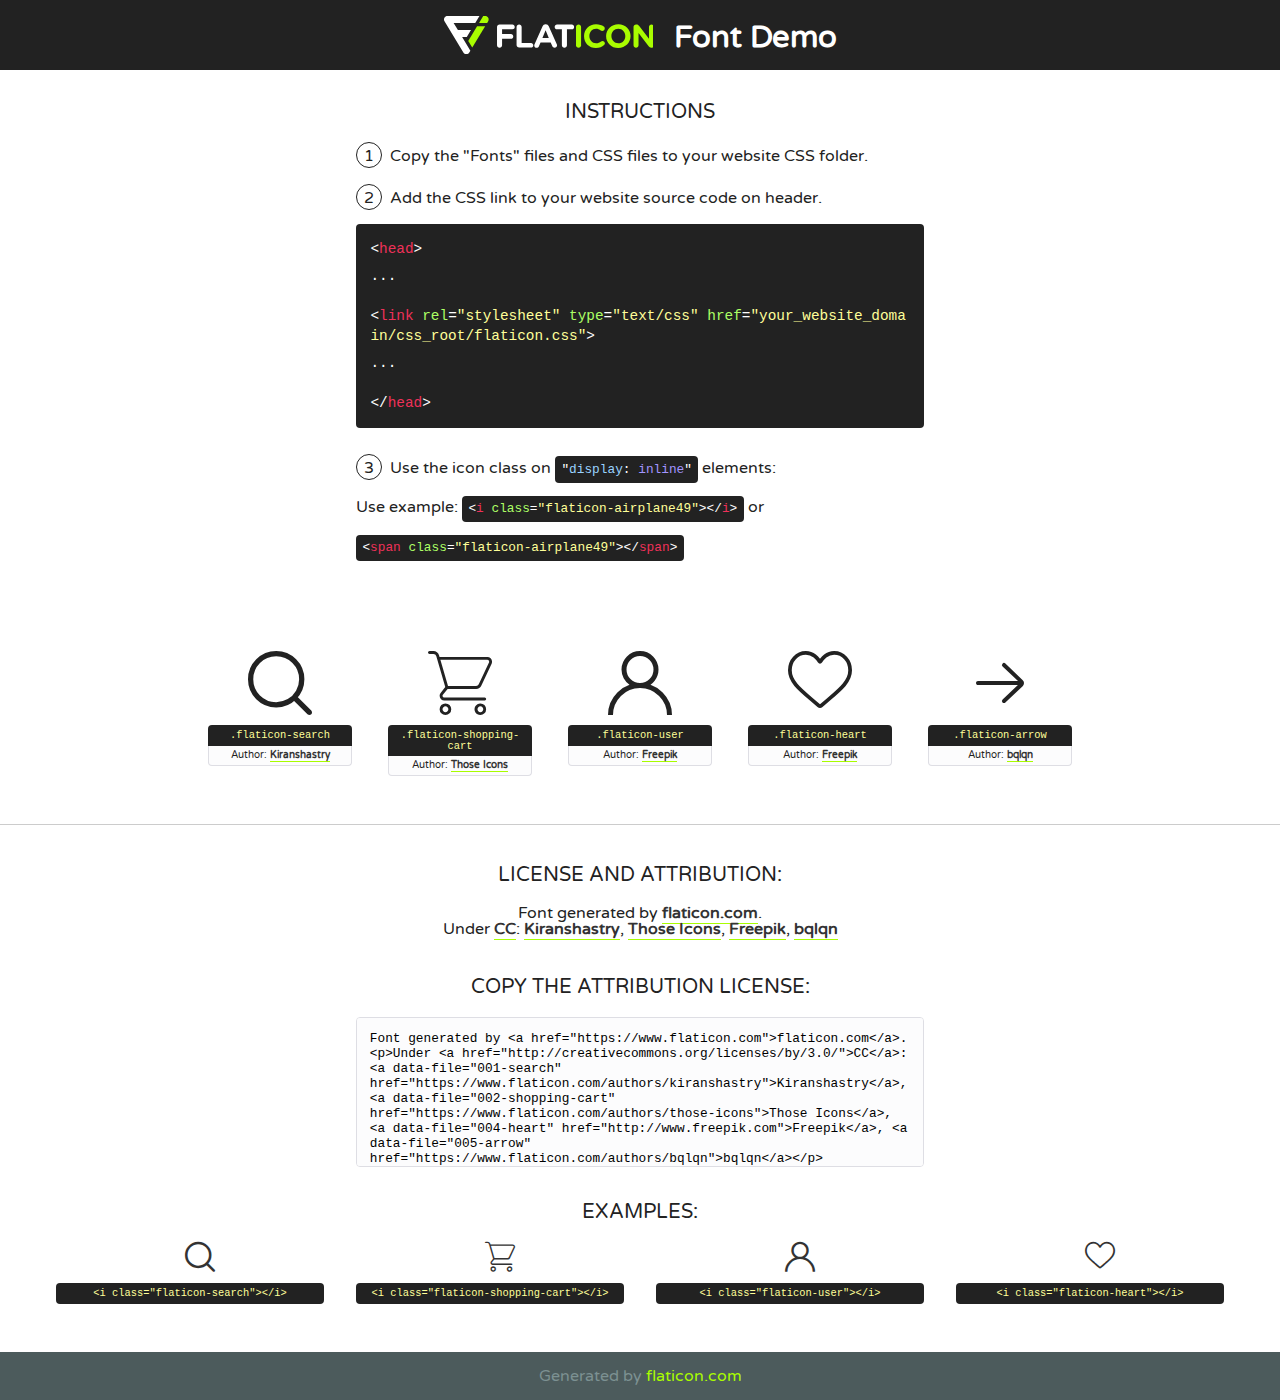
<file: assets/fonts/flaticon.html>
<!DOCTYPE html>
<!--
  Flaticon icon font: Flaticon
  Creation date: 19/04/2020 06:48
-->
<html>
<!DOCTYPE html>
<html>

<head>
    <title>Flaticon WebFont</title>
    <link href="http://fonts.googleapis.com/css?family=Varela+Round" rel="stylesheet" type="text/css" />
    <link rel="stylesheet" type="text/css" href="flaticon.css">
    <meta charset="UTF-8">
    <style>
    html, body, div, span, applet, object, iframe,
    h1, h2, h3, h4, h5, h6, p, blockquote, pre,
    a, abbr, acronym, address, big, cite, code,
    del, dfn, em, img, ins, kbd, q, s, samp,
    small, strike, strong, sub, sup, tt, var,
    b, u, i, center,
    dl, dt, dd, ol, ul, li,
    fieldset, form, label, legend,
    table, caption, tbody, tfoot, thead, tr, th, td,
    article, aside, canvas, details, embed, 
    figure, figcaption, footer, header, hgroup, 
    menu, nav, output, ruby, section, summary,
    time, mark, audio, video {
        margin: 0;
        padding: 0;
        border: 0;
        font-size: 100%;
        font: inherit;
        vertical-align: baseline;
    }
    /* HTML5 display-role reset for older browsers */
    article, aside, details, figcaption, figure, 
    footer, header, hgroup, menu, nav, section {
        display: block;
    }
    body {
        line-height: 1;
    }
    ol, ul {
        list-style: none;
    }
    blockquote, q {
        quotes: none;
    }
    blockquote:before, blockquote:after,
    q:before, q:after {
        content: '';
        content: none;
    }
    table {
        border-collapse: collapse;
        border-spacing: 0;
    }
    body {
        font-family: 'Varela Round', Helvetica, Arial, sans-serif;
        font-size: 16px;
        color: #222;
    }
    a {
        color: #333;
        border-bottom: 1px solid #a9fd00;
        font-weight: bold;
        text-decoration: none;
    }
    * {
        -moz-box-sizing: border-box;
        -webkit-box-sizing: border-box;
        box-sizing: border-box;
        margin: 0;
        padding: 0;
    }
    [class^="flaticon-"]:before, [class*=" flaticon-"]:before, [class^="flaticon-"]:after, [class*=" flaticon-"]:after {
        font-family: Flaticon;
        font-size: 30px;
        font-style: normal;
        margin-left: 20px;
        color: #333;
    }
    .wrapper {
        max-width: 600px;
        margin: auto;
        padding: 0 1em;
    }
    .title {
        font-size: 1.25em;
        text-align: center;
        margin-bottom: 1em;
        text-transform: uppercase;
    }
    header {
        text-align: center;
        background-color: #222;
        color: #fff;
        padding: 1em;
    }
    header .logo {
        width: 210px;
        height: 38px;
        display: inline-block;
        vertical-align: middle;
        margin-right: 1em;
        border: none;
    }
    header strong {
        font-size: 1.95em;
        font-weight: bold;
        vertical-align: middle;
        margin-top: 5px;
        display: inline-block;
    }
    .demo {
        margin: 2em auto;
        line-height: 1.25em;
    }
    .demo ul li {
        margin-bottom: 1em;
    }
    .demo ul li .num {
        color: #222;
        border-radius: 20px;
        display: inline-block;
        width: 26px;
        padding: 3px;
        height: 26px;
        text-align: center;
        margin-right: 0.5em;
        border: 1px solid #222;
    }
    .demo ul li code {
        background-color: #222;
        border-radius: 4px;
        padding: 0.25em 0.5em;
        display: inline-block;
        color: #fff;
        font-family: Consolas,Monaco,Lucida Console,Liberation Mono,DejaVu Sans Mono,Bitstream Vera Sans Mono,Courier New, monospace;
        font-weight: lighter;
        margin-top: 1em;
        font-size: 0.8em;
        word-break: break-all;
    }
    .demo ul li code.big {
        padding: 1em;
        font-size: 0.9em;
    }
    .demo ul li code .red {
        color: #EF3159;
    }
    .demo ul li code .green {
        color: #ACFF65;
    }
    .demo ul li code .yellow {
        color: #FFFF99;
    }
    .demo ul li code .blue {
        color: #99D3FF;
    }
    .demo ul li code .purple {
        color: #A295FF;
    }
    .demo ul li code .dots {
        margin-top: 0.5em;
        display: block;
    }
    #glyphs {
        border-bottom: 1px solid #ccc;
        padding: 2em 0;
        text-align: center;
    }
    .glyph {
        display: inline-block;
        width: 9em;
        margin: 1em;
        text-align: center;
        vertical-align: top;
        background: #FFF;
    }
    .glyph .glyph-icon {
        padding: 10px;
        display: block;
        font-family:"Flaticon";
        font-size: 64px;
        line-height: 1;
    }
    .glyph .glyph-icon:before {
        font-size: 64px;
        color: #222;
        margin-left: 0;
    }
    .class-name {
        font-size: 0.65em;
        background-color: #222;
        color: #fff;
        border-radius: 4px 4px 0 0;
        padding: 0.5em;
        color: #FFFF99;
        font-family: Consolas,Monaco,Lucida Console,Liberation Mono,DejaVu Sans Mono,Bitstream Vera Sans Mono,Courier New, monospace;
    }
    .author-name {
        font-size: 0.6em;
        background-color: #fcfcfd;
        border: 1px solid #DEDEE4;
        border-top: 0;
        border-radius: 0 0 4px 4px;
        padding: 0.5em;
    }
    .class-name:last-child {
        font-size: 10px;
        color:#888;
    }
    .class-name:last-child a {
        font-size: 10px;
        color:#555;
    }
    .class-name:last-child a:hover {
        color:#a9fd00;
    }
    .glyph > input {
        display: block;
        width: 100px;
        margin: 5px auto;
        text-align: center;
        font-size: 12px;
        cursor: text;
    }
    .glyph > input.icon-input {
        font-family:"Flaticon";
        font-size: 16px;
        margin-bottom: 10px;
    }
    .attribution .title {
        margin-top: 2em;
    }
    .attribution textarea {
        background-color: #fcfcfd;
        padding: 1em;
        border: none;
        box-shadow: none;
        border: 1px solid #DEDEE4;
        border-radius: 4px;
        resize: none;
        width: 100%;
        height: 150px;
        font-size: 0.8em;
        font-family: Consolas,Monaco,Lucida Console,Liberation Mono,DejaVu Sans Mono,Bitstream Vera Sans Mono,Courier New, monospace;
        -webkit-appearance: none;
    }
    .iconsuse {
        margin: 2em auto;
        text-align: center;
        max-width: 1200px;
    }
    .iconsuse:after {
        content: '';
        display: table;
        clear: both;
    }
    .iconsuse .image {
        float: left;
        width: 25%;
        padding: 0 1em;
    }
    .iconsuse .image p {
        margin-bottom: 1em;
    }
    .iconsuse .image span {
        display: block;
        font-size: 0.65em;
        background-color: #222;
        color: #fff;
        border-radius: 4px;
        padding: 0.5em;
        color: #FFFF99;
        margin-top: 1em;
        font-family: Consolas,Monaco,Lucida Console,Liberation Mono,DejaVu Sans Mono,Bitstream Vera Sans Mono,Courier New, monospace;
    }
    #footer {
        text-align: center;
        background-color: #4C5B5C;
        color: #7c9192;
        padding: 1em;
    }
    #footer a {
        border: none;
        color: #a9fd00;
        font-weight: normal;
    }
    @media (max-width: 960px) {
        .iconsuse .image {
            width: 50%;
        }
    }
    @media (max-width: 560px) {
        .iconsuse .image {
            width: 100%;
        }
    }
    </style>
</head>

<body class="characters-off">

    <header>
        <a href="https://www.flaticon.com" target="_blank" class="logo">
            <svg version="1.1" xmlns="http://www.w3.org/2000/svg" xmlns:xlink="http://www.w3.org/1999/xlink" xmlns:a="http://ns.adobe.com/AdobeSVGViewerExtensions/3.0/" viewBox="0 0 560.875 102.036" enable-background="new 0 0 560.875 102.036" xml:space="preserve">
                <defs>
                </defs>
                <g>
                    <g class="letters">
                        <path fill="#ffffff" d="M141.596,29.675c0-3.777,2.985-6.767,6.764-6.767h34.438c3.426,0,6.15,2.728,6.15,6.15
                        c0,3.43-2.724,6.149-6.15,6.149h-27.674v13.091h23.719c3.429,0,6.151,2.724,6.151,6.15c0,3.43-2.723,6.149-6.151,6.149h-23.719
                        v17.574c0,3.773-2.986,6.761-6.764,6.761c-3.779,0-6.764-2.989-6.764-6.761V29.675z"></path>
                        <path fill="#ffffff" d="M193.844,29.149c0-3.781,2.985-6.767,6.764-6.767c3.776,0,6.763,2.985,6.763,6.767v42.957h25.039
                        c3.426,0,6.149,2.726,6.149,6.153c0,3.425-2.723,6.15-6.149,6.15h-31.802c-3.779,0-6.764-2.986-6.764-6.768V29.149z"></path>
                        <path fill="#ffffff" d="M241.891,75.71l21.438-48.407c1.492-3.341,4.215-5.357,7.906-5.357h0.792
                        c3.686,0,6.323,2.017,7.815,5.357l21.439,48.407c0.436,0.967,0.701,1.845,0.701,2.723c0,3.602-2.809,6.501-6.414,6.501
                        c-3.161,0-5.269-1.845-6.499-4.655l-4.132-9.661h-27.059l-4.301,10.102c-1.144,2.631-3.426,4.214-6.237,4.214
                        c-3.517,0-6.24-2.81-6.24-6.325C241.1,77.64,241.451,76.677,241.891,75.71z M279.932,58.666l-8.521-20.297l-8.526,20.297H279.932
                        z"></path>
                        <path fill="#ffffff" d="M314.864,35.387H301.86c-3.429,0-6.239-2.813-6.239-6.238c0-3.429,2.811-6.24,6.239-6.24h39.533
                        c3.426,0,6.237,2.811,6.237,6.24c0,3.425-2.811,6.238-6.237,6.238h-13.001v42.785c0,3.773-2.99,6.761-6.764,6.761
                        c-3.779,0-6.764-2.989-6.764-6.761V35.387z"></path>
                        <path fill="#A9FD00" d="M352.615,29.149c0-3.781,2.985-6.767,6.767-6.767c3.774,0,6.761,2.985,6.761,6.767v49.024
                        c0,3.773-2.987,6.761-6.761,6.761c-3.781,0-6.767-2.989-6.767-6.761V29.149z"></path>
                        <path fill="#A9FD00" d="M374.132,53.836v-0.179c0-17.481,13.178-31.801,32.065-31.801c9.22,0,15.459,2.458,20.557,6.238
                        c1.402,1.054,2.637,2.985,2.637,5.357c0,3.692-2.985,6.59-6.681,6.59c-1.845,0-3.071-0.702-4.044-1.319
                        c-3.776-2.813-7.729-4.393-12.562-4.393c-10.364,0-17.831,8.611-17.831,19.154v0.173c0,10.542,7.291,19.329,17.831,19.329
                        c5.715,0,9.492-1.756,13.359-4.834c1.049-0.874,2.458-1.491,4.039-1.491c3.429,0,6.325,2.813,6.325,6.236
                        c0,2.106-1.056,3.78-2.282,4.834c-5.539,4.834-12.036,7.733-21.878,7.733C387.572,85.464,374.132,71.493,374.132,53.836z"></path>
                        <path fill="#A9FD00" d="M433.009,53.836v-0.179c0-17.481,13.79-31.801,32.766-31.801c18.981,0,32.592,14.143,32.592,31.628v0.173
                        c0,17.483-13.785,31.807-32.769,31.807C446.625,85.464,433.009,71.32,433.009,53.836z M484.224,53.836v-0.179
                        c0-10.539-7.725-19.326-18.626-19.326c-10.893,0-18.449,8.611-18.449,19.154v0.173c0,10.542,7.73,19.329,18.626,19.329
                        C476.676,72.986,484.224,64.378,484.224,53.836z"></path>
                        <path fill="#A9FD00" d="M506.233,29.321c0-3.774,2.99-6.763,6.767-6.763h1.401c3.252,0,5.183,1.583,7.029,3.953l26.093,34.265
                        V29.059c0-3.692,2.99-6.677,6.681-6.677c3.683,0,6.671,2.985,6.671,6.677v48.934c0,3.78-2.987,6.765-6.764,6.765h-0.436
                        c-3.257,0-5.188-1.581-7.034-3.953l-27.056-35.492v32.944c0,3.687-2.985,6.676-6.678,6.676c-3.683,0-6.673-2.989-6.673-6.676
                        V29.321z"></path>
                    </g>
                    <g class="insignia">
                        <path fill="#ffffff" d="M48.372,56.137h12.517l11.156-18.537H37.186L25.688,18.539h57.825L94.668,0H9.271
                        C5.925,0,2.842,1.801,1.198,4.716c-1.644,2.907-1.593,6.482,0.134,9.343l50.38,83.501c1.678,2.781,4.689,4.476,7.938,4.476
                        c3.246,0,6.257-1.695,7.935-4.476l2.898-4.804L48.372,56.137z"></path>
                        <g class="i">
                            <path fill="#A9FD00" d="M93.575,18.539h0.031v0.004l21.652,0.004l2.705-4.488c1.727-2.861,1.778-6.436,0.133-9.343
                            C116.454,1.801,113.371,0,110.026,0h-5.294L93.575,18.539z"></path>
                            <polygon fill="#A9FD00" points="88.291,27.356 64.725,66.486 75.519,84.404 109.942,27.356"></polygon>
                        </g>
                    </g>
                </g>
            </svg>
        </a>
        <strong>Font Demo</strong>
    </header>


    <section class="demo wrapper">

        <p class="title">Instructions</p>

        <ul>
            <li>
                <span class="num">1</span>Copy the "Fonts" files and CSS files to your website CSS folder.
            </li>
            <li>
                <span class="num">2</span>Add the CSS link to your website source code on header.
                <code class="big">
                    &lt;<span class="red">head</span>&gt;
                    <br/><span class="dots">...</span>
                    <br/>&lt;<span class="red">link</span> <span class="green">rel</span>=<span class="yellow">"stylesheet"</span> <span class="green">type</span>=<span class="yellow">"text/css"</span> <span class="green">href</span>=<span class="yellow">"your_website_domain/css_root/flaticon.css"</span>&gt;
                    <br/><span class="dots">...</span>
                    <br/>&lt;/<span class="red">head</span>&gt;
                </code>
            </li>

            <li>
                <p>
                    <span class="num">3</span>Use the icon class on <code>"<span class="blue">display</span>:<span class="purple"> inline</span>"</code> elements:
                    <br />
                    Use example: <code>&lt;<span class="red">i</span> <span class="green">class</span>=<span class="yellow">&quot;flaticon-airplane49&quot;</span>&gt;&lt;/<span class="red">i</span>&gt;</code> or <code>&lt;<span class="red">span</span> <span class="green">class</span>=<span class="yellow">&quot;flaticon-airplane49&quot;</span>&gt;&lt;/<span class="red">span</span>&gt;</code>
            </li>
        </ul>

    </section>




   <section id="glyphs">          
    
      
        <div class="glyph"><div class="glyph-icon flaticon-search"></div>
            <div class="class-name">.flaticon-search</div>
            <div class="author-name">Author: <a data-file="001-search" href="https://www.flaticon.com/authors/kiranshastry">Kiranshastry</a> </div> 
        </div>        
        
        <div class="glyph"><div class="glyph-icon flaticon-shopping-cart"></div>
            <div class="class-name">.flaticon-shopping-cart</div>
            <div class="author-name">Author: <a data-file="002-shopping-cart" href="https://www.flaticon.com/authors/those-icons">Those Icons</a> </div> 
        </div>        
        
        <div class="glyph"><div class="glyph-icon flaticon-user"></div>
            <div class="class-name">.flaticon-user</div>
            <div class="author-name">Author: <a data-file="003-user" href="http://www.freepik.com">Freepik</a> </div> 
        </div>        
        
        <div class="glyph"><div class="glyph-icon flaticon-heart"></div>
            <div class="class-name">.flaticon-heart</div>
            <div class="author-name">Author: <a data-file="004-heart" href="http://www.freepik.com">Freepik</a> </div> 
        </div>        
        
        <div class="glyph"><div class="glyph-icon flaticon-arrow"></div>
            <div class="class-name">.flaticon-arrow</div>
            <div class="author-name">Author: <a data-file="005-arrow" href="https://www.flaticon.com/authors/bqlqn">bqlqn</a> </div> 
        </div>        
        

    </section>



    <section class="attribution wrapper"   style="text-align:center;">

      <div class="title">License and attribution:</div><div class="attrDiv">Font generated by <a href="https://www.flaticon.com">flaticon.com</a>. <div><p>Under <a href="http://creativecommons.org/licenses/by/3.0/">CC</a>: <a data-file="001-search" href="https://www.flaticon.com/authors/kiranshastry">Kiranshastry</a>, <a data-file="002-shopping-cart" href="https://www.flaticon.com/authors/those-icons">Those Icons</a>, <a data-file="004-heart" href="http://www.freepik.com">Freepik</a>, <a data-file="005-arrow" href="https://www.flaticon.com/authors/bqlqn">bqlqn</a></p>  </div>
      </div>
      <div class="title">Copy the Attribution License:</div>

    <textarea onclick="this.focus();this.select();">Font generated by &lt;a href=&quot;https://www.flaticon.com&quot;&gt;flaticon.com&lt;/a&gt;. <p>Under <a href="http://creativecommons.org/licenses/by/3.0/">CC</a>: <a data-file="001-search" href="https://www.flaticon.com/authors/kiranshastry">Kiranshastry</a>, <a data-file="002-shopping-cart" href="https://www.flaticon.com/authors/those-icons">Those Icons</a>, <a data-file="004-heart" href="http://www.freepik.com">Freepik</a>, <a data-file="005-arrow" href="https://www.flaticon.com/authors/bqlqn">bqlqn</a></p>  
     </textarea>

    </section>

    <section class="iconsuse">

          <div class="title">Examples:</div>            
             
            <div class="image">
                <p>
                    <i class="glyph-icon flaticon-search"></i> 
                    <span>&lt;i class=&quot;flaticon-search&quot;&gt;&lt;/i&gt;</span>
                </p>
            </div>
            
            <div class="image">
                <p>
                    <i class="glyph-icon flaticon-shopping-cart"></i> 
                    <span>&lt;i class=&quot;flaticon-shopping-cart&quot;&gt;&lt;/i&gt;</span>
                </p>
            </div>
            
            <div class="image">
                <p>
                    <i class="glyph-icon flaticon-user"></i> 
                    <span>&lt;i class=&quot;flaticon-user&quot;&gt;&lt;/i&gt;</span>
                </p>
            </div>
            
            <div class="image">
                <p>
                    <i class="glyph-icon flaticon-heart"></i> 
                    <span>&lt;i class=&quot;flaticon-heart&quot;&gt;&lt;/i&gt;</span>
                </p>
            </div>
                       
        </div>
                            
    </section>

<div id="footer">
    <div>Generated by <a href="https://www.flaticon.com">flaticon.com</a>
    </div>
</div>



</body>
</html>
</file>
<file: assets/css/flaticon.css>
/*
  	Flaticon icon font: Flaticon
  	Creation date: 19/04/2020 06:48
  	*/

@font-face {
  font-family: "Flaticon";
  src: url("../fonts/Flaticon.eot");
  src: url("../fonts/Flaticon.eot?#iefix") format("embedded-opentype"),
       url("../fonts/Flaticon.woff2") format("woff2"),
       url("../fonts/Flaticon.woff") format("woff"),
       url("../fonts/Flaticon.ttf") format("truetype"),
       url("../fonts/Flaticon.svg#Flaticon") format("svg");
  font-weight: normal;
  font-style: normal;
}

@media screen and (-webkit-min-device-pixel-ratio:0) {
  @font-face {
    font-family: "Flaticon";
    src: url("../fonts/Flaticon.svg#Flaticon") format("svg");
  }
}

[class^="flaticon-"]:before, [class*=" flaticon-"]:before,
[class^="flaticon-"]:after, [class*=" flaticon-"]:after {   
  font-family: Flaticon;
font-style: normal;
}

.flaticon-search:before { content: "\f100"; }
.flaticon-shopping-cart:before { content: "\f101"; }
.flaticon-user:before { content: "\f102"; }
.flaticon-heart:before { content: "\f103"; }
.flaticon-arrow:before { content: "\f104"; }
</file>
<file: assets/css/themify-icons.css>
@font-face {
	font-family: 'themify';
	src:url('../fonts/themify.eot?-fvbane');


	src:url('../fonts/themify.eot?#iefix-fvbane') format('embedded-opentype'),
		url('../fonts/themify.woff?-fvbane') format('woff'),
		url('../fonts/themify.ttf?-fvbane') format('truetype'),
		url('../fonts/themify.svg?-fvbane#themify') format('svg');
	font-weight: normal;
	font-style: normal;
}

[class^="ti-"], [class*=" ti-"] {
	font-family: 'themify';
	speak: none;
	font-style: normal;
	font-weight: normal;
	font-variant: normal;
	text-transform: none;
	line-height: 1;

	/* Better Font Rendering =========== */
	-webkit-font-smoothing: antialiased;
	-moz-osx-font-smoothing: grayscale;
}

.ti-wand:before {
	content: "\e600";
}
.ti-volume:before {
	content: "\e601";
}
.ti-user:before {
	content: "\e602";
}
.ti-unlock:before {
	content: "\e603";
}
.ti-unlink:before {
	content: "\e604";
}
.ti-trash:before {
	content: "\e605";
}
.ti-thought:before {
	content: "\e606";
}
.ti-target:before {
	content: "\e607";
}
.ti-tag:before {
	content: "\e608";
}
.ti-tablet:before {
	content: "\e609";
}
.ti-star:before {
	content: "\e60a";
}
.ti-spray:before {
	content: "\e60b";
}
.ti-signal:before {
	content: "\e60c";
}
.ti-shopping-cart:before {
	content: "\e60d";
}
.ti-shopping-cart-full:before {
	content: "\e60e";
}
.ti-settings:before {
	content: "\e60f";
}
.ti-search:before {
	content: "\e610";
}
.ti-zoom-in:before {
	content: "\e611";
}
.ti-zoom-out:before {
	content: "\e612";
}
.ti-cut:before {
	content: "\e613";
}
.ti-ruler:before {
	content: "\e614";
}
.ti-ruler-pencil:before {
	content: "\e615";
}
.ti-ruler-alt:before {
	content: "\e616";
}
.ti-bookmark:before {
	content: "\e617";
}
.ti-bookmark-alt:before {
	content: "\e618";
}
.ti-reload:before {
	content: "\e619";
}
.ti-plus:before {
	content: "\e61a";
}
.ti-pin:before {
	content: "\e61b";
}
.ti-pencil:before {
	content: "\e61c";
}
.ti-pencil-alt:before {
	content: "\e61d";
}
.ti-paint-roller:before {
	content: "\e61e";
}
.ti-paint-bucket:before {
	content: "\e61f";
}
.ti-na:before {
	content: "\e620";
}
.ti-mobile:before {
	content: "\e621";
}
.ti-minus:before {
	content: "\e622";
}
.ti-medall:before {
	content: "\e623";
}
.ti-medall-alt:before {
	content: "\e624";
}
.ti-marker:before {
	content: "\e625";
}
.ti-marker-alt:before {
	content: "\e626";
}
.ti-arrow-up:before {
	content: "\e627";
}
.ti-arrow-right:before {
	content: "\e628";
}
.ti-arrow-left:before {
	content: "\e629";
}
.ti-arrow-down:before {
	content: "\e62a";
}
.ti-lock:before {
	content: "\e62b";
}
.ti-location-arrow:before {
	content: "\e62c";
}
.ti-link:before {
	content: "\e62d";
}
.ti-layout:before {
	content: "\e62e";
}
.ti-layers:before {
	content: "\e62f";
}
.ti-layers-alt:before {
	content: "\e630";
}
.ti-key:before {
	content: "\e631";
}
.ti-import:before {
	content: "\e632";
}
.ti-image:before {
	content: "\e633";
}
.ti-heart:before {
	content: "\e634";
}
.ti-heart-broken:before {
	content: "\e635";
}
.ti-hand-stop:before {
	content: "\e636";
}
.ti-hand-open:before {
	content: "\e637";
}
.ti-hand-drag:before {
	content: "\e638";
}
.ti-folder:before {
	content: "\e639";
}
.ti-flag:before {
	content: "\e63a";
}
.ti-flag-alt:before {
	content: "\e63b";
}
.ti-flag-alt-2:before {
	content: "\e63c";
}
.ti-eye:before {
	content: "\e63d";
}
.ti-export:before {
	content: "\e63e";
}
.ti-exchange-vertical:before {
	content: "\e63f";
}
.ti-desktop:before {
	content: "\e640";
}
.ti-cup:before {
	content: "\e641";
}
.ti-crown:before {
	content: "\e642";
}
.ti-comments:before {
	content: "\e643";
}
.ti-comment:before {
	content: "\e644";
}
.ti-comment-alt:before {
	content: "\e645";
}
.ti-close:before {
	content: "\e646";
}
.ti-clip:before {
	content: "\e647";
}
.ti-angle-up:before {
	content: "\e648";
}
.ti-angle-right:before {
	content: "\e649";
}
.ti-angle-left:before {
	content: "\e64a";
}
.ti-angle-down:before {
	content: "\e64b";
}
.ti-check:before {
	content: "\e64c";
}
.ti-check-box:before {
	content: "\e64d";
}
.ti-camera:before {
	content: "\e64e";
}
.ti-announcement:before {
	content: "\e64f";
}
.ti-brush:before {
	content: "\e650";
}
.ti-briefcase:before {
	content: "\e651";
}
.ti-bolt:before {
	content: "\e652";
}
.ti-bolt-alt:before {
	content: "\e653";
}
.ti-blackboard:before {
	content: "\e654";
}
.ti-bag:before {
	content: "\e655";
}
.ti-move:before {
	content: "\e656";
}
.ti-arrows-vertical:before {
	content: "\e657";
}
.ti-arrows-horizontal:before {
	content: "\e658";
}
.ti-fullscreen:before {
	content: "\e659";
}
.ti-arrow-top-right:before {
	content: "\e65a";
}
.ti-arrow-top-left:before {
	content: "\e65b";
}
.ti-arrow-circle-up:before {
	content: "\e65c";
}
.ti-arrow-circle-right:before {
	content: "\e65d";
}
.ti-arrow-circle-left:before {
	content: "\e65e";
}
.ti-arrow-circle-down:before {
	content: "\e65f";
}
.ti-angle-double-up:before {
	content: "\e660";
}
.ti-angle-double-right:before {
	content: "\e661";
}
.ti-angle-double-left:before {
	content: "\e662";
}
.ti-angle-double-down:before {
	content: "\e663";
}
.ti-zip:before {
	content: "\e664";
}
.ti-world:before {
	content: "\e665";
}
.ti-wheelchair:before {
	content: "\e666";
}
.ti-view-list:before {
	content: "\e667";
}
.ti-view-list-alt:before {
	content: "\e668";
}
.ti-view-grid:before {
	content: "\e669";
}
.ti-uppercase:before {
	content: "\e66a";
}
.ti-upload:before {
	content: "\e66b";
}
.ti-underline:before {
	content: "\e66c";
}
.ti-truck:before {
	content: "\e66d";
}
.ti-timer:before {
	content: "\e66e";
}
.ti-ticket:before {
	content: "\e66f";
}
.ti-thumb-up:before {
	content: "\e670";
}
.ti-thumb-down:before {
	content: "\e671";
}
.ti-text:before {
	content: "\e672";
}
.ti-stats-up:before {
	content: "\e673";
}
.ti-stats-down:before {
	content: "\e674";
}
.ti-split-v:before {
	content: "\e675";
}
.ti-split-h:before {
	content: "\e676";
}
.ti-smallcap:before {
	content: "\e677";
}
.ti-shine:before {
	content: "\e678";
}
.ti-shift-right:before {
	content: "\e679";
}
.ti-shift-left:before {
	content: "\e67a";
}
.ti-shield:before {
	content: "\e67b";
}
.ti-notepad:before {
	content: "\e67c";
}
.ti-server:before {
	content: "\e67d";
}
.ti-quote-right:before {
	content: "\e67e";
}
.ti-quote-left:before {
	content: "\e67f";
}
.ti-pulse:before {
	content: "\e680";
}
.ti-printer:before {
	content: "\e681";
}
.ti-power-off:before {
	content: "\e682";
}
.ti-plug:before {
	content: "\e683";
}
.ti-pie-chart:before {
	content: "\e684";
}
.ti-paragraph:before {
	content: "\e685";
}
.ti-panel:before {
	content: "\e686";
}
.ti-package:before {
	content: "\e687";
}
.ti-music:before {
	content: "\e688";
}
.ti-music-alt:before {
	content: "\e689";
}
.ti-mouse:before {
	content: "\e68a";
}
.ti-mouse-alt:before {
	content: "\e68b";
}
.ti-money:before {
	content: "\e68c";
}
.ti-microphone:before {
	content: "\e68d";
}
.ti-menu:before {
	content: "\e68e";
}
.ti-menu-alt:before {
	content: "\e68f";
}
.ti-map:before {
	content: "\e690";
}
.ti-map-alt:before {
	content: "\e691";
}
.ti-loop:before {
	content: "\e692";
}
.ti-location-pin:before {
	content: "\e693";
}
.ti-list:before {
	content: "\e694";
}
.ti-light-bulb:before {
	content: "\e695";
}
.ti-Italic:before {
	content: "\e696";
}
.ti-info:before {
	content: "\e697";
}
.ti-infinite:before {
	content: "\e698";
}
.ti-id-badge:before {
	content: "\e699";
}
.ti-hummer:before {
	content: "\e69a";
}
.ti-home:before {
	content: "\e69b";
}
.ti-help:before {
	content: "\e69c";
}
.ti-headphone:before {
	content: "\e69d";
}
.ti-harddrives:before {
	content: "\e69e";
}
.ti-harddrive:before {
	content: "\e69f";
}
.ti-gift:before {
	content: "\e6a0";
}
.ti-game:before {
	content: "\e6a1";
}
.ti-filter:before {
	content: "\e6a2";
}
.ti-files:before {
	content: "\e6a3";
}
.ti-file:before {
	content: "\e6a4";
}
.ti-eraser:before {
	content: "\e6a5";
}
.ti-envelope:before {
	content: "\e6a6";
}
.ti-download:before {
	content: "\e6a7";
}
.ti-direction:before {
	content: "\e6a8";
}
.ti-direction-alt:before {
	content: "\e6a9";
}
.ti-dashboard:before {
	content: "\e6aa";
}
.ti-control-stop:before {
	content: "\e6ab";
}
.ti-control-shuffle:before {
	content: "\e6ac";
}
.ti-control-play:before {
	content: "\e6ad";
}
.ti-control-pause:before {
	content: "\e6ae";
}
.ti-control-forward:before {
	content: "\e6af";
}
.ti-control-backward:before {
	content: "\e6b0";
}
.ti-cloud:before {
	content: "\e6b1";
}
.ti-cloud-up:before {
	content: "\e6b2";
}
.ti-cloud-down:before {
	content: "\e6b3";
}
.ti-clipboard:before {
	content: "\e6b4";
}
.ti-car:before {
	content: "\e6b5";
}
.ti-calendar:before {
	content: "\e6b6";
}
.ti-book:before {
	content: "\e6b7";
}
.ti-bell:before {
	content: "\e6b8";
}
.ti-basketball:before {
	content: "\e6b9";
}
.ti-bar-chart:before {
	content: "\e6ba";
}
.ti-bar-chart-alt:before {
	content: "\e6bb";
}
.ti-back-right:before {
	content: "\e6bc";
}
.ti-back-left:before {
	content: "\e6bd";
}
.ti-arrows-corner:before {
	content: "\e6be";
}
.ti-archive:before {
	content: "\e6bf";
}
.ti-anchor:before {
	content: "\e6c0";
}
.ti-align-right:before {
	content: "\e6c1";
}
.ti-align-left:before {
	content: "\e6c2";
}
.ti-align-justify:before {
	content: "\e6c3";
}
.ti-align-center:before {
	content: "\e6c4";
}
.ti-alert:before {
	content: "\e6c5";
}
.ti-alarm-clock:before {
	content: "\e6c6";
}
.ti-agenda:before {
	content: "\e6c7";
}
.ti-write:before {
	content: "\e6c8";
}
.ti-window:before {
	content: "\e6c9";
}
.ti-widgetized:before {
	content: "\e6ca";
}
.ti-widget:before {
	content: "\e6cb";
}
.ti-widget-alt:before {
	content: "\e6cc";
}
.ti-wallet:before {
	content: "\e6cd";
}
.ti-video-clapper:before {
	content: "\e6ce";
}
.ti-video-camera:before {
	content: "\e6cf";
}
.ti-vector:before {
	content: "\e6d0";
}
.ti-themify-logo:before {
	content: "\e6d1";
}
.ti-themify-favicon:before {
	content: "\e6d2";
}
.ti-themify-favicon-alt:before {
	content: "\e6d3";
}
.ti-support:before {
	content: "\e6d4";
}
.ti-stamp:before {
	content: "\e6d5";
}
.ti-split-v-alt:before {
	content: "\e6d6";
}
.ti-slice:before {
	content: "\e6d7";
}
.ti-shortcode:before {
	content: "\e6d8";
}
.ti-shift-right-alt:before {
	content: "\e6d9";
}
.ti-shift-left-alt:before {
	content: "\e6da";
}
.ti-ruler-alt-2:before {
	content: "\e6db";
}
.ti-receipt:before {
	content: "\e6dc";
}
.ti-pin2:before {
	content: "\e6dd";
}
.ti-pin-alt:before {
	content: "\e6de";
}
.ti-pencil-alt2:before {
	content: "\e6df";
}
.ti-palette:before {
	content: "\e6e0";
}
.ti-more:before {
	content: "\e6e1";
}
.ti-more-alt:before {
	content: "\e6e2";
}
.ti-microphone-alt:before {
	content: "\e6e3";
}
.ti-magnet:before {
	content: "\e6e4";
}
.ti-line-double:before {
	content: "\e6e5";
}
.ti-line-dotted:before {
	content: "\e6e6";
}
.ti-line-dashed:before {
	content: "\e6e7";
}
.ti-layout-width-full:before {
	content: "\e6e8";
}
.ti-layout-width-default:before {
	content: "\e6e9";
}
.ti-layout-width-default-alt:before {
	content: "\e6ea";
}
.ti-layout-tab:before {
	content: "\e6eb";
}
.ti-layout-tab-window:before {
	content: "\e6ec";
}
.ti-layout-tab-v:before {
	content: "\e6ed";
}
.ti-layout-tab-min:before {
	content: "\e6ee";
}
.ti-layout-slider:before {
	content: "\e6ef";
}
.ti-layout-slider-alt:before {
	content: "\e6f0";
}
.ti-layout-sidebar-right:before {
	content: "\e6f1";
}
.ti-layout-sidebar-none:before {
	content: "\e6f2";
}
.ti-layout-sidebar-left:before {
	content: "\e6f3";
}
.ti-layout-placeholder:before {
	content: "\e6f4";
}
.ti-layout-menu:before {
	content: "\e6f5";
}
.ti-layout-menu-v:before {
	content: "\e6f6";
}
.ti-layout-menu-separated:before {
	content: "\e6f7";
}
.ti-layout-menu-full:before {
	content: "\e6f8";
}
.ti-layout-media-right-alt:before {
	content: "\e6f9";
}
.ti-layout-media-right:before {
	content: "\e6fa";
}
.ti-layout-media-overlay:before {
	content: "\e6fb";
}
.ti-layout-media-overlay-alt:before {
	content: "\e6fc";
}
.ti-layout-media-overlay-alt-2:before {
	content: "\e6fd";
}
.ti-layout-media-left-alt:before {
	content: "\e6fe";
}
.ti-layout-media-left:before {
	content: "\e6ff";
}
.ti-layout-media-center-alt:before {
	content: "\e700";
}
.ti-layout-media-center:before {
	content: "\e701";
}
.ti-layout-list-thumb:before {
	content: "\e702";
}
.ti-layout-list-thumb-alt:before {
	content: "\e703";
}
.ti-layout-list-post:before {
	content: "\e704";
}
.ti-layout-list-large-image:before {
	content: "\e705";
}
.ti-layout-line-solid:before {
	content: "\e706";
}
.ti-layout-grid4:before {
	content: "\e707";
}
.ti-layout-grid3:before {
	content: "\e708";
}
.ti-layout-grid2:before {
	content: "\e709";
}
.ti-layout-grid2-thumb:before {
	content: "\e70a";
}
.ti-layout-cta-right:before {
	content: "\e70b";
}
.ti-layout-cta-left:before {
	content: "\e70c";
}
.ti-layout-cta-center:before {
	content: "\e70d";
}
.ti-layout-cta-btn-right:before {
	content: "\e70e";
}
.ti-layout-cta-btn-left:before {
	content: "\e70f";
}
.ti-layout-column4:before {
	content: "\e710";
}
.ti-layout-column3:before {
	content: "\e711";
}
.ti-layout-column2:before {
	content: "\e712";
}
.ti-layout-accordion-separated:before {
	content: "\e713";
}
.ti-layout-accordion-merged:before {
	content: "\e714";
}
.ti-layout-accordion-list:before {
	content: "\e715";
}
.ti-ink-pen:before {
	content: "\e716";
}
.ti-info-alt:before {
	content: "\e717";
}
.ti-help-alt:before {
	content: "\e718";
}
.ti-headphone-alt:before {
	content: "\e719";
}
.ti-hand-point-up:before {
	content: "\e71a";
}
.ti-hand-point-right:before {
	content: "\e71b";
}
.ti-hand-point-left:before {
	content: "\e71c";
}
.ti-hand-point-down:before {
	content: "\e71d";
}
.ti-gallery:before {
	content: "\e71e";
}
.ti-face-smile:before {
	content: "\e71f";
}
.ti-face-sad:before {
	content: "\e720";
}
.ti-credit-card:before {
	content: "\e721";
}
.ti-control-skip-forward:before {
	content: "\e722";
}
.ti-control-skip-backward:before {
	content: "\e723";
}
.ti-control-record:before {
	content: "\e724";
}
.ti-control-eject:before {
	content: "\e725";
}
.ti-comments-smiley:before {
	content: "\e726";
}
.ti-brush-alt:before {
	content: "\e727";
}
.ti-youtube:before {
	content: "\e728";
}
.ti-vimeo:before {
	content: "\e729";
}
.ti-twitter:before {
	content: "\e72a";
}
.ti-time:before {
	content: "\e72b";
}
.ti-tumblr:before {
	content: "\e72c";
}
.ti-skype:before {
	content: "\e72d";
}
.ti-share:before {
	content: "\e72e";
}
.ti-share-alt:before {
	content: "\e72f";
}
.ti-rocket:before {
	content: "\e730";
}
.ti-pinterest:before {
	content: "\e731";
}
.ti-new-window:before {
	content: "\e732";
}
.ti-microsoft:before {
	content: "\e733";
}
.ti-list-ol:before {
	content: "\e734";
}
.ti-linkedin:before {
	content: "\e735";
}
.ti-layout-sidebar-2:before {
	content: "\e736";
}
.ti-layout-grid4-alt:before {
	content: "\e737";
}
.ti-layout-grid3-alt:before {
	content: "\e738";
}
.ti-layout-grid2-alt:before {
	content: "\e739";
}
.ti-layout-column4-alt:before {
	content: "\e73a";
}
.ti-layout-column3-alt:before {
	content: "\e73b";
}
.ti-layout-column2-alt:before {
	content: "\e73c";
}
.ti-instagram:before {
	content: "\e73d";
}
.ti-google:before {
	content: "\e73e";
}
.ti-github:before {
	content: "\e73f";
}
.ti-flickr:before {
	content: "\e740";
}
.ti-facebook:before {
	content: "\e741";
}
.ti-dropbox:before {
	content: "\e742";
}
.ti-dribbble:before {
	content: "\e743";
}
.ti-apple:before {
	content: "\e744";
}
.ti-android:before {
	content: "\e745";
}
.ti-save:before {
	content: "\e746";
}
.ti-save-alt:before {
	content: "\e747";
}
.ti-yahoo:before {
	content: "\e748";
}
.ti-wordpress:before {
	content: "\e749";
}
.ti-vimeo-alt:before {
	content: "\e74a";
}
.ti-twitter-alt:before {
	content: "\e74b";
}
.ti-tumblr-alt:before {
	content: "\e74c";
}
.ti-trello:before {
	content: "\e74d";
}
.ti-stack-overflow:before {
	content: "\e74e";
}
.ti-soundcloud:before {
	content: "\e74f";
}
.ti-sharethis:before {
	content: "\e750";
}
.ti-sharethis-alt:before {
	content: "\e751";
}
.ti-reddit:before {
	content: "\e752";
}
.ti-pinterest-alt:before {
	content: "\e753";
}
.ti-microsoft-alt:before {
	content: "\e754";
}
.ti-linux:before {
	content: "\e755";
}
.ti-jsfiddle:before {
	content: "\e756";
}
.ti-joomla:before {
	content: "\e757";
}
.ti-html5:before {
	content: "\e758";
}
.ti-flickr-alt:before {
	content: "\e759";
}
.ti-email:before {
	content: "\e75a";
}
.ti-drupal:before {
	content: "\e75b";
}
.ti-dropbox-alt:before {
	content: "\e75c";
}
.ti-css3:before {
	content: "\e75d";
}
.ti-rss:before {
	content: "\e75e";
}
.ti-rss-alt:before {
	content: "\e75f";
}
</file>
<file: assets/css/nice-select.css>
.nice-select {
  -webkit-tap-highlight-color: transparent;
  background-color: #fff;
  border-radius: 5px;
  border: solid 1px #e8e8e8;
  box-sizing: border-box;
  clear: both;
  cursor: pointer;
  display: block;
  float: left;
  font-family: inherit;
  font-size: 14px;
  font-weight: normal;
  height: 42px;
  line-height: 40px;
  outline: none;
  padding-left: 18px;
  padding-right: 30px;
  position: relative;
  text-align: left !important;
  -webkit-transition: all 0.2s ease-in-out;
  transition: all 0.2s ease-in-out;
  -webkit-user-select: none;
     -moz-user-select: none;
      -ms-user-select: none;
          user-select: none;
  white-space: nowrap;
  width: auto; }
  .nice-select:hover {
    border-color: #dbdbdb; }
  .nice-select:active, .nice-select.open, .nice-select:focus {
    border-color: #999; }
  .nice-select:after {
    border-bottom: 2px solid #999;
    border-right: 2px solid #999;
    content: '';
    display: block;
    height: 5px;
    margin-top: -4px;
    pointer-events: none;
    position: absolute;
    right: 12px;
    top: 50%;
    -webkit-transform-origin: 66% 66%;
        -ms-transform-origin: 66% 66%;
            transform-origin: 66% 66%;
    -webkit-transform: rotate(45deg);
        -ms-transform: rotate(45deg);
            transform: rotate(45deg);
    -webkit-transition: all 0.15s ease-in-out;
    transition: all 0.15s ease-in-out;
    width: 5px; }
  .nice-select.open:after {
    -webkit-transform: rotate(-135deg);
        -ms-transform: rotate(-135deg);
            transform: rotate(-135deg); }
  .nice-select.open .list {
    opacity: 1;
    pointer-events: auto;
    -webkit-transform: scale(1) translateY(0);
        -ms-transform: scale(1) translateY(0);
            transform: scale(1) translateY(0); }
  .nice-select.disabled {
    border-color: #ededed;
    color: #999;
    pointer-events: none; }
    .nice-select.disabled:after {
      border-color: #cccccc; }
  .nice-select.wide {
    width: 100%; }
    .nice-select.wide .list {
      left: 0 !important;
      right: 0 !important; }
  .nice-select.right {
    float: right; }
    .nice-select.right .list {
      left: auto;
      right: 0; }
  .nice-select.small {
    font-size: 12px;
    height: 36px;
    line-height: 34px; }
    .nice-select.small:after {
      height: 4px;
      width: 4px; }
    .nice-select.small .option {
      line-height: 34px;
      min-height: 34px; }
  .nice-select .list {
    background-color: #fff;
    border-radius: 5px;
    box-shadow: 0 0 0 1px rgba(68, 68, 68, 0.11);
    box-sizing: border-box;
    margin-top: 4px;
    opacity: 0;
    overflow: hidden;
    padding: 0;
    pointer-events: none;
    position: absolute;
    top: 100%;
    left: 0;
    -webkit-transform-origin: 50% 0;
        -ms-transform-origin: 50% 0;
            transform-origin: 50% 0;
    -webkit-transform: scale(0.75) translateY(-21px);
        -ms-transform: scale(0.75) translateY(-21px);
            transform: scale(0.75) translateY(-21px);
    -webkit-transition: all 0.2s cubic-bezier(0.5, 0, 0, 1.25), opacity 0.15s ease-out;
    transition: all 0.2s cubic-bezier(0.5, 0, 0, 1.25), opacity 0.15s ease-out;
    z-index: 9; }
    .nice-select .list:hover .option:not(:hover) {
      background-color: transparent !important; }
  .nice-select .option {
    cursor: pointer;
    font-weight: 400;
    line-height: 40px;
    list-style: none;
    min-height: 40px;
    outline: none;
    padding-left: 18px;
    padding-right: 29px;
    text-align: left;
    -webkit-transition: all 0.2s;
    transition: all 0.2s; }
    .nice-select .option:hover, .nice-select .option.focus, .nice-select .option.selected.focus {
      background-color: #f6f6f6; }
    .nice-select .option.selected {
      font-weight: bold; }
    .nice-select .option.disabled {
      background-color: transparent;
      color: #999;
      cursor: default; }

.no-csspointerevents .nice-select .list {
  display: none; }

.no-csspointerevents .nice-select.open .list {
  display: block; }
</file>
<file: assets/css/style.css>
@import url("https://fonts.googleapis.com/css?family=Josefin+Sans:200,300,400,500,600,700|Roboto:100,300,400,500,700&display=swap");.white-bg{background:#ffffff}.gray-bg{background:#f5f5f5}.gray-bg{background:#f7f7fd}.white-bg{background:#fff}.black-bg{background:#16161a}.theme-bg{background:#ff2020}.brand-bg{background:#f1f4fa}.testimonial-bg{background:#f9fafc}.white-color{color:#fff}.black-color{color:#16161a}.theme-color{color:#ff2020}.boxed-btn{background:#fff;color:#fff !important;display:inline-block;padding:18px 44px;font-family:"Josefin Sans",sans-serif;font-size:14px;font-weight:400;border:0;border:1px solid #ff2020;letter-spacing:3px;text-align:center;text-transform:uppercase;cursor:pointer}.boxed-btn:hover{background:#ff2020;color:#000 !important;border:1px solid #ff2020}.boxed-btn:focus{outline:none}.boxed-btn.large-width{width:220px}[data-overlay]{position:relative;background-size:cover;background-repeat:no-repeat;background-position:center center}[data-overlay]::before{position:absolute;left:0;top:0;right:0;bottom:0;content:""}[data-opacity="1"]::before{opacity:0.1}[data-opacity="2"]::before{opacity:0.2}[data-opacity="3"]::before{opacity:0.3}[data-opacity="4"]::before{opacity:0.4}[data-opacity="5"]::before{opacity:0.5}[data-opacity="6"]::before{opacity:0.6}[data-opacity="7"]::before{opacity:0.7}[data-opacity="8"]::before{opacity:0.8}[data-opacity="9"]::before{opacity:0.9}body{font-family:"Roboto",sans-serif;font-weight:normal;font-style:normal}h1,h2,h3,h4,h5,h6{font-family:"Josefin Sans",sans-serif;color:#0b1c39;margin-top:0px;font-style:normal;font-weight:500;text-transform:normal}p{font-family:"Roboto",sans-serif;color:#777;font-size:16px;line-height:30px;margin-bottom:15px;font-weight:normal}span{font-family:"Josefin Sans",sans-serif}.bg-img-1{background-image:url(../img/slider/slider-img-1.jpg)}.bg-img-2{background-image:url(../img/background-img/bg-img-2.jpg)}.cta-bg-1{background-image:url(../img/background-img/bg-img-3.jpg)}.img{max-width:100%;-webkit-transition:all .3s ease-out 0s;-moz-transition:all .3s ease-out 0s;-ms-transition:all .3s ease-out 0s;-o-transition:all .3s ease-out 0s;transition:all .3s ease-out 0s}.f-left{float:left}.f-right{float:right}.fix{overflow:hidden}.clear{clear:both}a,.button{-webkit-transition:all .3s ease-out 0s;-moz-transition:all .3s ease-out 0s;-ms-transition:all .3s ease-out 0s;-o-transition:all .3s ease-out 0s;transition:all .3s ease-out 0s}a:focus,.button:focus{text-decoration:none;outline:none}ul{list-style:none;margin:0;padding:0}a{color:#635c5c}a:hover{color:#fff}a:focus,a:hover,.portfolio-cat a:hover,.footer -menu li a:hover{text-decoration:none}a,button{color:#fff;outline:medium none}button:focus,input:focus,input:focus,textarea,textarea:focus{outline:0}.uppercase{text-transform:uppercase}input:focus::-moz-placeholder{opacity:0;-webkit-transition:.4s;-o-transition:.4s;transition:.4s}.capitalize{text-transform:capitalize}.theme-overlay{position:relative}.theme-overlay::before{background:#1696e7 none repeat scroll 0 0;content:"";height:100%;left:0;opacity:0.6;position:absolute;top:0;width:100%}.overlay{position:relative;z-index:0}.overlay::before{position:absolute;content:"";top:0;left:0;width:100%;height:100%;z-index:-1}.overlay2{position:relative;z-index:0}.overlay2::before{position:absolute;content:"";background-color:#2E2200;top:0;left:0;width:100%;height:100%;z-index:-1;opacity:0.5}.section-padding{padding-top:120px;padding-bottom:120px}.separator{border-top:1px solid #f2f2f2}.mb-90{margin-bottom:90px}@media (max-width: 767px){.mb-90{margin-bottom:30px}}@media (min-width: 768px) and (max-width: 991px){.mb-90{margin-bottom:45px}}.owl-carousel .owl-nav div{background:rgba(255,255,255,0.8) none repeat scroll 0 0;height:40px;left:20px;line-height:40px;font-size:22px;color:#646464;opacity:1;visibility:visible;position:absolute;text-align:center;top:50%;transform:translateY(-50%);transition:all 0.3s ease 0s;width:40px}.owl-carousel .owl-nav div.owl-next{left:auto;right:-30px}.owl-carousel .owl-nav div.owl-next i{position:relative;right:0;top:1px}.owl-carousel .owl-nav div.owl-prev i{position:relative;right:1px;top:0px}.owl-carousel:hover .owl-nav div{opacity:1;visibility:visible}.owl-carousel:hover .owl-nav div:hover{color:#fff;background:#ff3500}.btn{background:#ff2020;font-family:"Josefin Sans",sans-serif;text-transform:uppercase;color:#fff;font-size:16px;font-weight:600;letter-spacing:0.03em;padding:30px 28px;border-radius:0px;display:inline-block;line-height:0;cursor:pointer;margin-bottom:0;margin:10px;cursor:pointer;transition:color 0.4s linear;position:relative;z-index:1;-moz-user-select:none;border:0;overflow:hidden;margin:0}.btn::before{content:"";position:absolute;left:0;top:0;width:100%;height:100%;background:#4a4a4b;z-index:1;transition:transform 0.5s;transition-timing-function:ease;transform-origin:0 0;transition-timing-function:cubic-bezier(0.5, 1.6, 0.4, 0.7);transform:scaleX(0);border-radius:0px}.btn:hover::before{transform:scaleX(1);color:#fff !important;z-index:-1}.header-btn{padding:25px 28px !important}@media (min-width: 1200px) and (max-width: 1400px){.header-btn{padding:25px 21px !important}}.btn.focus,.btn:focus{outline:0;box-shadow:none}.hero-btn{padding:25px 29px;background:#4a4a4b}.hero-btn::before{background:#ff2020}.black-btn{background:#000;box-shadow:0px 20px 50px 0px rgba(22,22,22,0.2);transform:translateY(0px);cursor:pointer;display:inline-block;font-size:18px;font-weight:400;letter-spacing:1px;line-height:0;margin-bottom:0;padding:27px 44px;border-radius:25px}.black-btn:hover{box-shadow:0px 20px 50px 0px rgba(12,9,9,0.2);transform:translateY(-3px)}.shop1-btn{box-shadow:0px 20px 50px 0px rgba(37,119,253,0.2)}.border-btn{background:none;-moz-user-select:none;border:2px solid #ff2020;padding:18px 38px;margin:10px;text-transform:capitalize;color:#ff2020;cursor:pointer;display:inline-block;font-size:14px;font-weight:500;letter-spacing:1px;margin-bottom:0;border-radius:5px;position:relative;transition:color 0.4s linear;position:relative;overflow:hidden;margin:0}.border-btn::before{border:2px solid transparent;content:"";position:absolute;left:0;top:0;width:100%;height:100%;background:#ff2020;z-index:-1;transition:transform 0.5s;transition-timing-function:ease;transform-origin:0 0;transition-timing-function:cubic-bezier(0.5, 1.6, 0.4, 0.7);transform:scaleY(0)}.border-btn:hover::before{transform:scaleY(1);order:2px solid transparent}.border-btn.border-btn2{padding:17px 52px}.send-btn{background:#ff2020;color:#fff;font-size:14px;width:100%;height:55px;border:none;border-radius:5px;cursor:pointer;transition:color 0.4s linear;position:relative;overflow:hidden;z-index:1}.send-btn::before{border:2px solid transparent;content:"";position:absolute;left:0;top:0;width:100%;height:100%;background:#e6373d;color:#ff2020;z-index:-1;transition:transform 0.5s;transition-timing-function:ease;transform-origin:0 0;transition-timing-function:cubic-bezier(0.5, 1.6, 0.4, 0.7);transform:scaleX(0)}.send-btn:hover::before{transform:scaleY(1);order:2px solid transparent;color:red}.breadcrumb>.active{color:#888}#scrollUp{background:#ff2020;height:50px;width:50px;right:31px;bottom:18px;color:#fff;font-size:20px;text-align:center;border-radius:50%;line-height:48px;border:2px solid transparent}@media (max-width: 575px){#scrollUp{right:16px}}#scrollUp:hover{color:#fff}.sticky-bar{left:0;margin:auto;position:fixed;top:0;width:100%;-webkit-box-shadow:0 10px 15px rgba(25,25,25,0.1);box-shadow:0 10px 15px rgba(25,25,25,0.1);z-index:9999;-webkit-animation:300ms ease-in-out 0s normal none 1 running fadeInDown;animation:300ms ease-in-out 0s normal none 1 running fadeInDown;-webkit-box-shadow:0 10px 15px rgba(25,25,25,0.1);background:#fff}.mt-5{margin-top:5px}.mt-10{margin-top:10px}.mt-15{margin-top:15px}.mt-20{margin-top:20px}.mt-25{margin-top:25px}.mt-30{margin-top:30px}.mt-35{margin-top:35px}.mt-40{margin-top:40px}.mt-45{margin-top:45px}.mt-50{margin-top:50px}.mt-55{margin-top:55px}.mt-60{margin-top:60px}.mt-65{margin-top:65px}.mt-70{margin-top:70px}.mt-75{margin-top:75px}.mt-80{margin-top:80px}.mt-85{margin-top:85px}.mt-90{margin-top:90px}.mt-95{margin-top:95px}.mt-100{margin-top:100px}.mt-105{margin-top:105px}.mt-110{margin-top:110px}.mt-115{margin-top:115px}.mt-120{margin-top:120px}.mt-125{margin-top:125px}.mt-130{margin-top:130px}.mt-135{margin-top:135px}.mt-140{margin-top:140px}.mt-145{margin-top:145px}.mt-150{margin-top:150px}.mt-155{margin-top:155px}.mt-160{margin-top:160px}.mt-165{margin-top:165px}.mt-170{margin-top:170px}.mt-175{margin-top:175px}.mt-180{margin-top:180px}.mt-185{margin-top:185px}.mt-190{margin-top:190px}.mt-195{margin-top:195px}.mt-200{margin-top:200px}.mb-5{margin-bottom:5px}.mb-10{margin-bottom:10px}.mb-15{margin-bottom:15px}.mb-20{margin-bottom:20px}.mb-25{margin-bottom:25px}.mb-30{margin-bottom:30px}.mb-35{margin-bottom:35px}.mb-40{margin-bottom:40px}.mb-45{margin-bottom:45px}.mb-50{margin-bottom:50px}.mb-55{margin-bottom:55px}.mb-60{margin-bottom:60px}.mb-65{margin-bottom:65px}.mb-70{margin-bottom:70px}.mb-75{margin-bottom:75px}.mb-80{margin-bottom:80px}.mb-85{margin-bottom:85px}.mb-90{margin-bottom:90px}.mb-95{margin-bottom:95px}.mb-100{margin-bottom:100px}.mb-105{margin-bottom:105px}.mb-110{margin-bottom:110px}.mb-115{margin-bottom:115px}.mb-120{margin-bottom:120px}.mb-125{margin-bottom:125px}.mb-130{margin-bottom:130px}.mb-135{margin-bottom:135px}.mb-140{margin-bottom:140px}.mb-145{margin-bottom:145px}.mb-150{margin-bottom:150px}.mb-155{margin-bottom:155px}.mb-160{margin-bottom:160px}.mb-165{margin-bottom:165px}.mb-170{margin-bottom:170px}.mb-175{margin-bottom:175px}.mb-180{margin-bottom:180px}.mb-185{margin-bottom:185px}.mb-190{margin-bottom:190px}.mb-195{margin-bottom:195px}.mb-200{margin-bottom:200px}.ml-5{margin-left:5px}.ml-10{margin-left:10px}.ml-15{margin-left:15px}.ml-20{margin-left:20px}.ml-25{margin-left:25px}.ml-30{margin-left:30px}.ml-35{margin-left:35px}.ml-40{margin-left:40px}.ml-45{margin-left:45px}.ml-50{margin-left:50px}.ml-55{margin-left:55px}.ml-60{margin-left:60px}.ml-65{margin-left:65px}.ml-70{margin-left:70px}.ml-75{margin-left:75px}.ml-80{margin-left:80px}.ml-85{margin-left:85px}.ml-90{margin-left:90px}.ml-95{margin-left:95px}.ml-100{margin-left:100px}.ml-105{margin-left:105px}.ml-110{margin-left:110px}.ml-115{margin-left:115px}.ml-120{margin-left:120px}.ml-125{margin-left:125px}.ml-130{margin-left:130px}.ml-135{margin-left:135px}.ml-140{margin-left:140px}.ml-145{margin-left:145px}.ml-150{margin-left:150px}.ml-155{margin-left:155px}.ml-160{margin-left:160px}.ml-165{margin-left:165px}.ml-170{margin-left:170px}.ml-175{margin-left:175px}.ml-180{margin-left:180px}.ml-185{margin-left:185px}.ml-190{margin-left:190px}.ml-195{margin-left:195px}.ml-200{margin-left:200px}.mr-5{margin-right:5px}.mr-10{margin-right:10px}.mr-15{margin-right:15px}.mr-20{margin-right:20px}.mr-25{margin-right:25px}.mr-30{margin-right:30px}.mr-35{margin-right:35px}.mr-40{margin-right:40px}.mr-45{margin-right:45px}.mr-50{margin-right:50px}.mr-55{margin-right:55px}.mr-60{margin-right:60px}.mr-65{margin-right:65px}.mr-70{margin-right:70px}.mr-75{margin-right:75px}.mr-80{margin-right:80px}.mr-85{margin-right:85px}.mr-90{margin-right:90px}.mr-95{margin-right:95px}.mr-100{margin-right:100px}.mr-105{margin-right:105px}.mr-110{margin-right:110px}.mr-115{margin-right:115px}.mr-120{margin-right:120px}.mr-125{margin-right:125px}.mr-130{margin-right:130px}.mr-135{margin-right:135px}.mr-140{margin-right:140px}.mr-145{margin-right:145px}.mr-150{margin-right:150px}.mr-155{margin-right:155px}.mr-160{margin-right:160px}.mr-165{margin-right:165px}.mr-170{margin-right:170px}.mr-175{margin-right:175px}.mr-180{margin-right:180px}.mr-185{margin-right:185px}.mr-190{margin-right:190px}.mr-195{margin-right:195px}.mr-200{margin-right:200px}.pt-5{padding-top:5px}.pt-10{padding-top:10px}.pt-15{padding-top:15px}.pt-20{padding-top:20px}.pt-25{padding-top:25px}.pt-30{padding-top:30px}.pt-35{padding-top:35px}.pt-40{padding-top:40px}.pt-45{padding-top:45px}.pt-50{padding-top:50px}.pt-55{padding-top:55px}.pt-60{padding-top:60px}.pt-65{padding-top:65px}.pt-70{padding-top:70px}.pt-75{padding-top:75px}.pt-80{padding-top:80px}.pt-85{padding-top:85px}.pt-90{padding-top:90px}.pt-95{padding-top:95px}.pt-100{padding-top:100px}.pt-105{padding-top:105px}.pt-110{padding-top:110px}.pt-115{padding-top:115px}.pt-120{padding-top:120px}.pt-125{padding-top:125px}.pt-130{padding-top:130px}.pt-135{padding-top:135px}.pt-140{padding-top:140px}.pt-145{padding-top:145px}.pt-150{padding-top:150px}.pt-155{padding-top:155px}.pt-160{padding-top:160px}.pt-165{padding-top:165px}.pt-170{padding-top:170px}.pt-175{padding-top:175px}.pt-180{padding-top:180px}.pt-185{padding-top:185px}.pt-190{padding-top:190px}.pt-195{padding-top:195px}.pt-200{padding-top:200px}.pt-260{padding-top:260px}.pb-5{padding-bottom:5px}.pb-10{padding-bottom:10px}.pb-15{padding-bottom:15px}.pb-20{padding-bottom:20px}.pb-25{padding-bottom:25px}.pb-30{padding-bottom:30px}.pb-35{padding-bottom:35px}.pb-40{padding-bottom:40px}.pb-45{padding-bottom:45px}.pb-50{padding-bottom:50px}.pb-55{padding-bottom:55px}.pb-60{padding-bottom:60px}.pb-65{padding-bottom:65px}.pb-70{padding-bottom:70px}.pb-75{padding-bottom:75px}.pb-80{padding-bottom:80px}.pb-85{padding-bottom:85px}.pb-90{padding-bottom:90px}.pb-95{padding-bottom:95px}.pb-100{padding-bottom:100px}.pb-105{padding-bottom:105px}.pb-110{padding-bottom:110px}.pb-115{padding-bottom:115px}.pb-120{padding-bottom:120px}.pb-125{padding-bottom:125px}.pb-130{padding-bottom:130px}.pb-135{padding-bottom:135px}.pb-140{padding-bottom:140px}.pb-145{padding-bottom:145px}.pb-150{padding-bottom:150px}.pb-155{padding-bottom:155px}.pb-160{padding-bottom:160px}.pb-165{padding-bottom:165px}.pb-170{padding-bottom:170px}.pb-175{padding-bottom:175px}.pb-180{padding-bottom:180px}.pb-185{padding-bottom:185px}.pb-190{padding-bottom:190px}.pb-195{padding-bottom:195px}.pb-200{padding-bottom:200px}.pl-5{padding-left:5px}.pl-10{padding-left:10px}.pl-15{padding-left:15px}.pl-20{padding-left:20px}.pl-25{padding-left:25px}.pl-30{padding-left:30px}.pl-35{padding-left:35px}.pl-40{padding-left:40px}.pl-45{padding-left:45px}.pl-50{padding-left:50px}.pl-55{padding-left:55px}.pl-60{padding-left:60px}.pl-65{padding-left:65px}.pl-70{padding-left:70px}.pl-75{padding-left:75px}.pl-80{padding-left:80px}.pl-85{padding-left:85px}.pl-90{padding-left:90px}.pl-95{padding-left:95px}.pl-100{padding-left:100px}.pl-105{padding-left:105px}.pl-110{padding-left:110px}.pl-115{padding-left:115px}.pl-120{padding-left:120px}.pl-125{padding-left:125px}.pl-130{padding-left:130px}.pl-135{padding-left:135px}.pl-140{padding-left:140px}.pl-145{padding-left:145px}.pl-150{padding-left:150px}.pl-155{padding-left:155px}.pl-160{padding-left:160px}.pl-165{padding-left:165px}.pl-170{padding-left:170px}.pl-175{padding-left:175px}.pl-180{padding-left:180px}.pl-185{padding-left:185px}.pl-190{padding-left:190px}.pl-195{padding-left:195px}.pl-200{padding-left:200px}.pr-5{padding-right:5px}.pr-10{padding-right:10px}.pr-15{padding-right:15px}.pr-20{padding-right:20px}.pr-25{padding-right:25px}.pr-30{padding-right:30px}.pr-35{padding-right:35px}.pr-40{padding-right:40px}.pr-45{padding-right:45px}.pr-50{padding-right:50px}.pr-55{padding-right:55px}.pr-60{padding-right:60px}.pr-65{padding-right:65px}.pr-70{padding-right:70px}.pr-75{padding-right:75px}.pr-80{padding-right:80px}.pr-85{padding-right:85px}.pr-90{padding-right:90px}.pr-95{padding-right:95px}.pr-100{padding-right:100px}.pr-105{padding-right:105px}.pr-110{padding-right:110px}.pr-115{padding-right:115px}.pr-120{padding-right:120px}.pr-125{padding-right:125px}.pr-130{padding-right:130px}.pr-135{padding-right:135px}.pr-140{padding-right:140px}.pr-145{padding-right:145px}.pr-150{padding-right:150px}.pr-155{padding-right:155px}.pr-160{padding-right:160px}.pr-165{padding-right:165px}.pr-170{padding-right:170px}.pr-175{padding-right:175px}.pr-180{padding-right:180px}.pr-185{padding-right:185px}.pr-190{padding-right:190px}.pr-195{padding-right:195px}.pr-200{padding-right:200px}.bounce-animate{animation-name:float-bob;animation-duration:2s;animation-iteration-count:infinite;-moz-animation-name:float-bob;-moz-animation-duration:2s;-moz-animation-iteration-count:infinite;-moz-animation-timing-function:linear;-ms-animation-name:float-bob;-ms-animation-duration:2s;-ms-animation-iteration-count:infinite;-ms-animation-timing-function:linear;-o-animation-name:float-bob;-o-animation-duration:2s;-o-animation-iteration-count:infinite;-o-animation-timing-function:linear}@-webkit-keyframes float-bob{0%{-webkit-transform:translateY(10px);transform:translateY(-10px)}50%{-webkit-transform:translateY(-5px);transform:translateY(-5px)}100%{-webkit-transform:translateY(-10px);transform:translateY(-10px)}}.heartbeat{animation:heartbeat 1s infinite alternate}@-webkit-keyframes heartbeat{to{-webkit-transform:scale(1.03);transform:scale(1.03)}}.rotateme{-webkit-animation-name:rotateme;animation-name:rotateme;-webkit-animation-duration:30s;animation-duration:30s;-webkit-animation-iteration-count:infinite;animation-iteration-count:infinite;-webkit-animation-timing-function:linear;animation-timing-function:linear}@keyframes rotateme{from{-webkit-transform:rotate(0deg);transform:rotate(0deg)}to{-webkit-transform:rotate(360deg);transform:rotate(360deg)}}@-webkit-keyframes rotateme{from{-webkit-transform:rotate(0deg)}to{-webkit-transform:rotate(360deg)}}.preloader{background-color:#f7f7f7;width:100%;height:100%;position:fixed;top:0;left:0;right:0;bottom:0;z-index:999999;-webkit-transition:.6s;-o-transition:.6s;transition:.6s;margin:0 auto}.preloader .preloader-circle{width:100px;height:100px;position:relative;border-style:solid;border-width:1px;border-top-color:#ff2020;border-bottom-color:transparent;border-left-color:transparent;border-right-color:transparent;z-index:10;border-radius:50%;-webkit-box-shadow:0 1px 5px 0 rgba(35,181,185,0.15);box-shadow:0 1px 5px 0 rgba(35,181,185,0.15);background-color:#ffffff;-webkit-animation:zoom 2000ms infinite ease;animation:zoom 2000ms infinite ease;-webkit-transition:.6s;-o-transition:.6s;transition:.6s}.preloader .preloader-circle2{border-top-color:#0078ff}.preloader .preloader-img{position:absolute;top:50%;z-index:200;left:0;right:0;margin:0 auto;text-align:center;display:inline-block;-webkit-transform:translateY(-50%);-ms-transform:translateY(-50%);transform:translateY(-50%);padding-top:6px;-webkit-transition:.6s;-o-transition:.6s;transition:.6s}.preloader .preloader-img img{max-width:55px}.preloader .pere-text strong{font-weight:800;color:#dca73a;text-transform:uppercase}@-webkit-keyframes zoom{0%{-webkit-transform:rotate(0deg);transform:rotate(0deg);-webkit-transition:.6s;-o-transition:.6s;transition:.6s}100%{-webkit-transform:rotate(360deg);transform:rotate(360deg);-webkit-transition:.6s;-o-transition:.6s;transition:.6s}}@keyframes zoom{0%{-webkit-transform:rotate(0deg);transform:rotate(0deg);-webkit-transition:.6s;-o-transition:.6s;transition:.6s}100%{-webkit-transform:rotate(360deg);transform:rotate(360deg);-webkit-transition:.6s;-o-transition:.6s;transition:.6s}}.section-padding2{padding-top:200px;padding-bottom:200px}@media only screen and (min-width: 1200px) and (max-width: 1600px){.section-padding2{padding-top:200px;padding-bottom:200px}}@media only screen and (min-width: 992px) and (max-width: 1199px){.section-padding2{padding-top:200px;padding-bottom:200px}}@media only screen and (min-width: 768px) and (max-width: 991px){.section-padding2{padding-top:100px;padding-bottom:100px}}@media only screen and (min-width: 576px) and (max-width: 767px){.section-padding2{padding-top:50px;padding-bottom:50px}}@media (max-width: 575px){.section-padding2{padding-top:50px;padding-bottom:50px}}.padding-bottom{padding-bottom:250px}@media only screen and (min-width: 1200px) and (max-width: 1600px){.padding-bottom{padding-bottom:250px}}@media only screen and (min-width: 992px) and (max-width: 1199px){.padding-bottom{padding-bottom:150px}}@media only screen and (min-width: 768px) and (max-width: 991px){.padding-bottom{padding-bottom:40px}}@media only screen and (min-width: 576px) and (max-width: 767px){.padding-bottom{padding-bottom:10px}}@media (max-width: 575px){.padding-bottom{padding-bottom:10px}}.lf-padding{padding-left:60px;padding-right:60px}@media only screen and (min-width: 992px) and (max-width: 1199px){.lf-padding{padding-left:60px;padding-right:60px}}@media only screen and (min-width: 768px) and (max-width: 991px){.lf-padding{padding-left:30px;padding-right:30px}}@media only screen and (min-width: 576px) and (max-width: 767px){.lf-padding{padding-left:15px;padding-right:15px}}@media (max-width: 575px){.lf-padding{padding-left:15px;padding-right:15px}}.team-padding{padding-top:160px;padding-bottom:130px}@media only screen and (min-width: 1200px) and (max-width: 1600px){.team-padding{padding-top:160px;padding-bottom:130px}}@media only screen and (min-width: 992px) and (max-width: 1199px){.team-padding{padding-top:110px;padding-bottom:80px}}@media only screen and (min-width: 768px) and (max-width: 991px){.team-padding{padding-top:100px;padding-bottom:80px}}@media (max-width: 575px){.team-padding{padding-top:100px;padding-bottom:80px}}.section-padding30{padding-top:200px;padding-bottom:170px}@media only screen and (min-width: 1200px) and (max-width: 1600px){.section-padding30{padding-top:200px;padding-bottom:170px}}@media only screen and (min-width: 992px) and (max-width: 1199px){.section-padding30{padding-top:150px;padding-bottom:120px}}@media only screen and (min-width: 768px) and (max-width: 991px){.section-padding30{padding-top:100px;padding-bottom:70px}}@media only screen and (min-width: 576px) and (max-width: 767px){.section-padding30{padding-top:60px;padding-bottom:28px}}@media (max-width: 575px){.section-padding30{padding-top:60px;padding-bottom:28px}}.section-paddingt2{padding-bottom:170px}@media only screen and (min-width: 1200px) and (max-width: 1600px){.section-paddingt2{padding-bottom:170px}}@media only screen and (min-width: 992px) and (max-width: 1199px){.section-paddingt2{padding-bottom:120px}}@media only screen and (min-width: 768px) and (max-width: 991px){.section-paddingt2{padding-bottom:70px}}@media only screen and (min-width: 576px) and (max-width: 767px){.section-paddingt2{padding-bottom:28px}}@media (max-width: 575px){.section-paddingt2{padding-bottom:28px}}.section-padd-top30{padding-top:170px;padding-bottom:200px}@media only screen and (min-width: 1200px) and (max-width: 1600px){.section-padd-top30{padding-top:170px;padding-bottom:200px}}@media only screen and (min-width: 992px) and (max-width: 1199px){.section-padd-top30{padding-top:170px;padding-bottom:200px}}@media only screen and (min-width: 768px) and (max-width: 991px){.section-padd-top30{padding-top:100px;padding-bottom:160px}}@media only screen and (min-width: 576px) and (max-width: 767px){.section-padd-top30{padding-top:50px;padding-bottom:90px}}@media (max-width: 575px){.section-padd-top30{padding-top:35px;padding-bottom:90px}}.latest-padding{padding-top:190px;padding-bottom:135px}@media only screen and (min-width: 1200px) and (max-width: 1600px){.latest-padding{padding-top:190px;padding-bottom:135px}}@media only screen and (min-width: 992px) and (max-width: 1199px){.latest-padding{padding-top:190px;padding-bottom:135px}}@media only screen and (min-width: 768px) and (max-width: 991px){.latest-padding{padding-top:60px;padding-bottom:5px}}@media only screen and (min-width: 576px) and (max-width: 767px){.latest-padding{padding-top:60px;padding-bottom:5px}}@media (max-width: 575px){.latest-padding{padding-top:60px;padding-bottom:5px}}.footer-padding{padding-top:150px;padding-bottom:120px}@media only screen and (min-width: 1200px) and (max-width: 1600px){.footer-padding{padding-top:150px;padding-bottom:120px}}@media only screen and (min-width: 992px) and (max-width: 1199px){.footer-padding{padding-top:100px;padding-bottom:70px}}@media only screen and (min-width: 768px) and (max-width: 991px){.footer-padding{padding-top:100px;padding-bottom:70px}}@media only screen and (min-width: 576px) and (max-width: 767px){.footer-padding{padding-top:70px;padding-bottom:70px}}@media (max-width: 575px){.footer-padding{padding-top:70px;padding-bottom:70px}}.footer-padding2{padding-bottom:120px}@media only screen and (min-width: 1200px) and (max-width: 1600px){.footer-padding2{padding-bottom:120px}}@media only screen and (min-width: 992px) and (max-width: 1199px){.footer-padding2{padding-bottom:70px}}@media only screen and (min-width: 768px) and (max-width: 991px){.footer-padding2{padding-bottom:70px}}@media only screen and (min-width: 576px) and (max-width: 767px){.footer-padding2{padding-bottom:70px}}@media (max-width: 575px){.footer-padding2{padding-bottom:70px}}.message_submit_form:focus{outline:none}input:hover,input:focus{outline:none !important}.gray_bg{background-color:#f4f4f4}.section_padding{padding:200px 0px}@media only screen and (min-width: 992px) and (max-width: 1200px){.section_padding{padding:100px 0px}}@media only screen and (min-width: 768px) and (max-width: 991px){.section_padding{padding:70px 0px}}@media (max-width: 576px){.section_padding{padding:70px 0px}}@media only screen and (min-width: 480px) and (max-width: 767px){.section_padding{padding:70px 0px}}.single_padding_top{padding-top:200px !important}@media only screen and (min-width: 992px) and (max-width: 1200px){.single_padding_top{padding-top:70px !important}}@media only screen and (min-width: 768px) and (max-width: 991px){.single_padding_top{padding-top:70px !important}}@media (max-width: 576px){.single_padding_top{padding-top:70px !important}}@media only screen and (min-width: 480px) and (max-width: 767px){.single_padding_top{padding-top:100px !important}}.padding_top{padding-top:200px}@media only screen and (min-width: 992px) and (max-width: 1200px){.padding_top{padding-top:100px}}@media only screen and (min-width: 768px) and (max-width: 991px){.padding_top{padding-top:70px}}@media (max-width: 576px){.padding_top{padding-top:70px}}@media only screen and (min-width: 480px) and (max-width: 767px){.padding_top{padding-top:70px}}.padding_bottom{padding-bottom:200px}@media only screen and (min-width: 992px) and (max-width: 1200px){.padding_bottom{padding-bottom:100px}}@media only screen and (min-width: 768px) and (max-width: 991px){.padding_bottom{padding-bottom:70px}}@media (max-width: 576px){.padding_bottom{padding-bottom:70px}}@media only screen and (min-width: 480px) and (max-width: 767px){.padding_bottom{padding-bottom:70px}}.section_tittle{margin-bottom:80px}@media (max-width: 991px){.section_tittle{margin-bottom:20px}}@media only screen and (min-width: 992px) and (max-width: 1200px){.section_tittle{margin-bottom:40px}}.section_tittle h2{font-size:36px;color:#4B3049;line-height:27px;font-weight:700;position:relative;margin-bottom:28px}@media (max-width: 576px){.section_tittle h2{font-size:25px;line-height:35px;margin-bottom:15px}}@media only screen and (min-width: 480px) and (max-width: 767px){.section_tittle h2{font-size:25px;line-height:35px;margin-bottom:15px}}@media only screen and (min-width: 768px) and (max-width: 991px){.section_tittle h2{font-size:30px;line-height:40px;margin-bottom:15px}}@media only screen and (min-width: 992px) and (max-width: 1200px){.section_tittle h2{font-size:35px;line-height:40px}}.section_tittle p{color:#556172;text-transform:capitalize;line-height:30px;font-family:"Poppins",sans-serif}@media (max-width: 576px){.section_tittle p{margin-bottom:10px}}@media only screen and (min-width: 480px) and (max-width: 767px){.section_tittle p{margin-bottom:10px}}@media only screen and (min-width: 768px) and (max-width: 991px){.section_tittle p{margin-bottom:10px}}@media only screen and (min-width: 992px) and (max-width: 1200px){.section_tittle p{margin-bottom:10px}}.mb_110{margin-bottom:110px}@media (max-width: 576px){.mb_110{margin-bottom:220px}}.mt_130{margin-top:130px}@media (max-width: 576px){.mt_130{margin-top:70px}}@media only screen and (min-width: 480px) and (max-width: 767px){.mt_130{margin-top:70px}}@media only screen and (min-width: 768px) and (max-width: 991px){.mt_130{margin-top:70px}}@media only screen and (min-width: 992px) and (max-width: 1200px){.mt_130{margin-top:70px}}.mb_130{margin-bottom:140px}@media (max-width: 991px){.mb_130{margin-bottom:70px}}@media only screen and (min-width: 992px) and (max-width: 1200px){.mb_130{margin-bottom:100px}}.padding_less_40{margin-bottom:-50px}.z_index{z-index:9 !important;position:relative}@media only screen and (min-width: 1200px) and (max-width: 3640px){.container{max-width:1170px}}@media (max-width: 1200px){[class*="hero-ani-"]{display:none !important}}.form-control:focus{color:#495057;background-color:#fff;border-color:#ddd;outline:0;box-shadow:none}.pageination .page-link{border:0px solid transparent;font-weight:500;font-size:18px;color:#979797;padding:10px 8px}.pageination .page-link:hover{background-color:transparent;color:#000}.pageination i{font-size:12px}.sidebar_box_shadow{box-shadow:0px 10px 10px 0px rgba(153,153,153,0.1)}.border_top{border-top:1px solid #eee;max-width:1110px;margin:0 auto}.section_bg{background-color:#f4edf278}.section-bg{background-size:cover !important;background-repeat:no-repeat !important;background-position:center center !important}.white-bg{background:#ffffff}.gray-bg{background:#f5f5f5}.gray-bg{background:#f7f7fd}.white-bg{background:#fff}.black-bg{background:#16161a}.theme-bg{background:#ff2020}.brand-bg{background:#f1f4fa}.testimonial-bg{background:#f9fafc}.white-color{color:#fff}.black-color{color:#16161a}.theme-color{color:#ff2020}.header-area .main-header{padding:0px 120px}@media only screen and (min-width: 1200px) and (max-width: 1600px){.header-area .main-header{padding:0px 10px}}@media only screen and (min-width: 992px) and (max-width: 1199px){.header-area .main-header{padding:0px 10px}}@media only screen and (min-width: 768px) and (max-width: 991px){.header-area .main-header{padding:22px 0px}}@media only screen and (min-width: 576px) and (max-width: 767px){.header-area .main-header{padding:22px 0px}}@media (max-width: 575px){.header-area .main-header{padding:22px 0px}}.header-area .main-header .menu-wrapper{display:flex;align-content:center;justify-content:space-between;flex-wrap:wrap;align-items:center}.header-area .main-header .menu-wrapper .main-menu ul li{display:inline-block;position:relative;z-index:1}.header-area .main-header .menu-wrapper .main-menu ul li a{font-size:16px;font-family:"Josefin Sans",sans-serif;color:#141517;font-weight:600;padding:41px 21px;display:inline-block;text-transform:capitalize;display:block;-webkit-transition:all .3s ease-out 0s;-moz-transition:all .3s ease-out 0s;-ms-transition:all .3s ease-out 0s;-o-transition:all .3s ease-out 0s;transition:all .3s ease-out 0s}@media only screen and (min-width: 992px) and (max-width: 1199px){.header-area .main-header .menu-wrapper .main-menu ul li a{padding:41px 15px}}.header-area .main-header .menu-wrapper .main-menu ul li:hover>a{color:#ff2020}.header-area .main-header .menu-wrapper .main-menu ul li.hot{position:relative}.header-area .main-header .menu-wrapper .main-menu ul li.hot::before{position:absolute;content:"HOT";background:#ff003c;color:#fff;text-align:center;border-radius:8px;font-size:10px;top:19px;right:-13px;-webkit-transition:all .2s ease-out 0s;-moz-transition:all .2s ease-out 0s;-ms-transition:all .2s ease-out 0s;-o-transition:all .2s ease-out 0s;transition:all .2s ease-out 0s;box-shadow:0 2px 5px rgba(0,0,0,0.3);padding:3px 8px;text-transform:uppercase;letter-spacing:1px;font-weight:500}.header-area .main-header .menu-wrapper .main-menu ul li:hover>ul.submenu{visibility:visible;opacity:1;top:100%}.header-area .main-header .menu-wrapper .main-menu ul li:hover>ul.submenu::before{top:-8px}.header-area .main-header .menu-wrapper .main-menu ul ul.submenu{position:absolute;width:170px;background:#fff;left:0;top:90%;visibility:hidden;opacity:0;box-shadow:0 0 10px 3px rgba(0,0,0,0.05);padding:17px 0;border-top:3px solid #ff2020;border-radius:7px 7px 3px 3px;-webkit-transition:all .2s ease-out 0s;-moz-transition:all .2s ease-out 0s;-ms-transition:all .2s ease-out 0s;-o-transition:all .2s ease-out 0s;transition:all .2s ease-out 0s}.header-area .main-header .menu-wrapper .main-menu ul ul.submenu>li{margin-left:7px;display:block}.header-area .main-header .menu-wrapper .main-menu ul ul.submenu>li>a{padding:6px 10px !important;font-size:16px;color:#0b1c39;text-transform:capitalize}.header-area .main-header .menu-wrapper .main-menu ul ul.submenu>li>a:hover{color:#ff2020;background:none}.header-area .main-header .menu-wrapper .main-menu ul ul.submenu::before{border-style:solid;border-width:0 6px 6px 6px;border-color:transparent transparent red transparent;content:"";top:-5px;left:13%;position:absolute;transition:.3s;z-index:-1;overflow:hidden;-webkit-transition:all .3s ease-out 0s;-moz-transition:all .3s ease-out 0s;-ms-transition:all .3s ease-out 0s;-o-transition:all .3s ease-out 0s;transition:all .3s ease-out 0s}@media only screen and (min-width: 768px) and (max-width: 991px){.header-area .main-header .menu-wrapper .header-right{margin-right:82px}}@media only screen and (min-width: 576px) and (max-width: 767px){.header-area .main-header .menu-wrapper .header-right{margin-right:73px}}@media (max-width: 575px){.header-area .main-header .menu-wrapper .header-right{position:relative;bottom:-73px;z-index:3;right:5px}}.header-area .main-header .menu-wrapper .header-right ul{display:flex !important;justify-content:space-between}.header-area .main-header .menu-wrapper .header-right .nav-search{display:inline-block}.header-area .main-header .menu-wrapper .header-right span{color:#000000;font-size:16px;cursor:pointer;padding:31px 19px}.header-area .main-header .menu-wrapper .header-right span:hover{color:#ff2020}@media only screen and (min-width: 768px) and (max-width: 991px){.header-area .main-header .menu-wrapper .header-right span{padding:21px 19px}}@media (max-width: 575px){.header-area .main-header .menu-wrapper .header-right span{padding:6px 9px}}@media only screen and (min-width: 768px) and (max-width: 991px){.header-sticky.sticky-bar.sticky{padding:22px 0px}}@media (max-width: 575px){.header-sticky.sticky-bar.sticky .header-right{display:none}}.mobile_menu{position:absolute;right:0px;width:100%;z-index:99}.mobile_menu .slicknav_menu{background:transparent;margin-top:0px !important}.mobile_menu .slicknav_menu .slicknav_btn{top:-25px}.mobile_menu .slicknav_menu .slicknav_btn .slicknav_icon-bar{background-color:#ff2020 !important}.mobile_menu .slicknav_menu .slicknav_nav{margin-top:16px !important}.mobile_menu .slicknav_menu .slicknav_nav a:hover{background:transparent;color:#ff2020}.mobile_menu .slicknav_menu .slicknav_nav a{font-size:15px;padding:7px 10px}.mobile_menu .slicknav_menu .slicknav_nav .slicknav_item a{padding:0 !important}.search-model-box{display:none;position:fixed;width:100%;height:100%;left:0;top:0;background:#000;z-index:99999}.search-model-box .search-model-form{padding:0 15px}.search-model-box .search-model-form input{width:500px;font-size:40px;border:none;border-bottom:2px solid #333;background:none;color:#999}@media only screen and (min-width: 576px) and (max-width: 767px){.search-model-box .search-model-form input{width:251px;font-size:26px}}@media (max-width: 575px){.search-model-box .search-model-form input{width:251px;font-size:26px}}.search-model-box .search-close-btn{position:absolute;width:50px;height:50px;background:#333;color:#fff;text-align:center;border-radius:50%;font-size:28px;line-height:28px;top:30px;cursor:pointer;-webkit-transform:rotate(45deg);-ms-transform:rotate(45deg);transform:rotate(45deg);display:-webkit-box;display:-ms-flexbox;display:flex;-webkit-box-align:center;-ms-flex-align:center;align-items:center;-webkit-box-pack:center;-ms-flex-pack:center;justify-content:center}.slider-height{min-height:980px;background-repeat:no-repeat;background-position:center center;background-size:cover}@media only screen and (min-width: 1200px) and (max-width: 1600px){.slider-height{min-height:750px}}@media only screen and (min-width: 992px) and (max-width: 1199px){.slider-height{min-height:500px}}@media only screen and (min-width: 768px) and (max-width: 991px){.slider-height{min-height:500px}}@media only screen and (min-width: 576px) and (max-width: 767px){.slider-height{min-height:400px}}@media (max-width: 575px){.slider-height{min-height:430px}}.slider-height2{background-image:url(../img/hero/about_hero.png);min-height:500px;background-repeat:no-repeat;background-position:center center}@media (max-width: 575px){.slider-height2{min-height:260px}}.slider-area{overflow:hidden}.slider-area .hero__img{position:relative}@media (min-width: 1200px) and (max-width: 1400px){.slider-area .hero__img{left:-104px}}@media only screen and (min-width: 992px) and (max-width: 1199px){.slider-area .hero__img img{height:500px}}@media only screen and (min-width: 768px) and (max-width: 991px){.slider-area .hero__img img{height:500px}}@media only screen and (min-width: 576px) and (max-width: 767px){.slider-area .hero__img img{height:400px}}.slider-area .hero__caption{overflow:hidden}@media (max-width: 575px){.slider-area .hero__caption{padding-top:38px;padding-left:22px}}.slider-area .hero__caption h1{text-transform:normal;font-size:96px;font-weight:700;line-height:1.2;margin-bottom:26px}@media only screen and (min-width: 992px) and (max-width: 1199px){.slider-area .hero__caption h1{font-size:60px;line-height:1.2}}@media only screen and (min-width: 768px) and (max-width: 991px){.slider-area .hero__caption h1{font-size:50px;line-height:1.2}}@media only screen and (min-width: 576px) and (max-width: 767px){.slider-area .hero__caption h1{font-size:35px;line-height:1.2;margin-bottom:26px}}@media (max-width: 575px){.slider-area .hero__caption h1{font-size:33px;line-height:1.2;margin-bottom:26px}}.slider-area .hero__caption p{font-size:17px;line-height:1.6;font-weight:400;margin-bottom:39px;color:#212025;margin-bottom:60px;padding-right:50px}@media only screen and (min-width: 576px) and (max-width: 767px){.slider-area .hero__caption p{padding-right:0px;margin-bottom:30px}}@media (max-width: 575px){.slider-area .hero__caption p{margin-bottom:30px;padding-right:0px;margin-bottom:30px}}.slider-area .hero-cap h2{font-size:70px;font-weight:700;text-transform:capitalize}@media (max-width: 575px){.slider-area .hero-cap h2{font-size:28px}}.slide-bg{background:#f0f0f2}.slider-active button.slick-arrow{position:absolute;top:50%;left:80px;-webkit-transform:translateY(-50%);-ms-transform:translateY(-50%);transform:translateY(-50%);background:none;border:0;padding:0;z-index:2;opacity:0;visibility:hidden;height:60px;width:60px;border-radius:50%;cursor:pointer;background:#ff2020;-webkit-transition:.4s;-o-transition:.4s;transition:.4s}.slider-active button.slick-arrow i{font-size:20px;line-height:60px}.slider-active button.slick-next{left:auto;right:80px}.slider-active button.slick-arrow .secondary-img{right:26px}.slider-active button:hover img{opacity:0}.slider-active button:hover .secondary-img{opacity:1}.slider-active:hover button.slick-prev{left:100px}@media only screen and (min-width: 1200px) and (max-width: 1600px){.slider-active:hover button.slick-prev{left:20px}}@media only screen and (min-width: 992px) and (max-width: 1199px){.slider-active:hover button.slick-prev{left:auto;right:10px}}.slider-active:hover button.slick-next{right:100px}@media only screen and (min-width: 1200px) and (max-width: 1600px){.slider-active:hover button.slick-next{right:20px}}.slider-active:hover button{opacity:1;visibility:visible}.slider-active button:hover{background:#002d5b}.slider-active .secondary-img{position:absolute;opacity:0}.single-new-pro .product-img{overflow:hidden;margin-bottom:30px}.single-new-pro .product-img img{width:100%;transform:scale(1);-webkit-transition:all .4s ease-out 0s;-moz-transition:all .4s ease-out 0s;-ms-transition:all .4s ease-out 0s;-o-transition:all .4s ease-out 0s;transition:all .4s ease-out 0s}.single-new-pro .product-caption h3 a{color:#444444;font-weight:700;font-size:24px;margin-bottom:12px}@media only screen and (min-width: 576px) and (max-width: 767px){.single-new-pro .product-caption h3 a{font-size:17px}}@media (max-width: 575px){.single-new-pro .product-caption h3 a{font-size:20px}}.single-new-pro .product-caption span{color:#ff2020;font-size:18px;font-weight:500;display:block}.single-new-pro:hover .product-img img{transform:scale(1.04)}.gallery-area .single-gallery{position:relative;overflow:hidden}.gallery-area .single-gallery::before{position:absolute;top:0;left:0;right:0;height:100%;width:100%;content:"";background-color:rgba(1,10,28,0.3);opacity:0;z-index:1;-webkit-transition:all .4s ease-out 0s;-moz-transition:all .4s ease-out 0s;-ms-transition:all .4s ease-out 0s;-o-transition:all .4s ease-out 0s;transition:all .4s ease-out 0s}.gallery-area .single-gallery:hover::before{opacity:1;visibility:visible}.gallery-area .single-gallery .gallery-img{transform:scale(1.06);-webkit-transition:all .4s ease-out 0s;-moz-transition:all .4s ease-out 0s;-ms-transition:all .4s ease-out 0s;-o-transition:all .4s ease-out 0s;transition:all .4s ease-out 0s}.gallery-area .single-gallery .big-img{position:relative;height:690px;background-size:cover;background-repeat:no-repeat}.gallery-area .single-gallery .small-img{position:relative;height:330px;background-size:cover;background-repeat:no-repeat}.single-gallery:hover .gallery-img{transform:scale(1)}.popular-items .single-popular-items .popular-img{overflow:hidden;border-bottom:3px solid #ff2020;margin-bottom:19px;position:relative}.popular-items .single-popular-items .popular-img img{width:100%}.popular-items .single-popular-items .popular-img .img-cap{position:absolute;bottom:-20%;width:100%;opacity:0;visibility:hidden;-webkit-transition:all .4s ease-out 0s;-moz-transition:all .4s ease-out 0s;-ms-transition:all .4s ease-out 0s;-o-transition:all .4s ease-out 0s;transition:all .4s ease-out 0s}.popular-items .single-popular-items .popular-img .img-cap span{color:#fff;background:#f81f1f;padding:20px 0;display:block;cursor:pointer}.popular-items .single-popular-items .popular-img .favorit-items{position:absolute;top:12px;right:20px;opacity:0;visibility:hidden;-webkit-transition:all .4s ease-out 0s;-moz-transition:all .4s ease-out 0s;-ms-transition:all .4s ease-out 0s;-o-transition:all .4s ease-out 0s;transition:all .4s ease-out 0s}.popular-items .single-popular-items .popular-img .favorit-items span{color:#333333;font-size:30px;cursor:pointer}.popular-items .single-popular-items .popular-caption h3 a{color:#444444;font-weight:700;font-size:24px;margin-bottom:12px}@media only screen and (min-width: 576px) and (max-width: 767px){.popular-items .single-popular-items .popular-caption h3 a{font-size:17px}}@media (max-width: 575px){.popular-items .single-popular-items .popular-caption h3 a{font-size:20px}}.popular-items .single-popular-items .popular-caption span{color:#444444;font-size:18px;font-weight:500;display:block}.popular-items .nav-tabs{margin-bottom:15px;padding-bottom:0px;position:relative;border:0;display:flex;justify-content:center}.popular-items .nav-tabs .nav-link{border:0;border-bottom:2px solid transparent}@media (max-width: 575px){.popular-items .nav-tabs .nav-link{padding:.5rem .6rem}}.popular-items .nav-tabs .nav-item{padding-bottom:10px;display:block;color:#1b1b1b;text-transform:capitalize;font-size:16px}.popular-items .nav-tabs .nav-item.show .nav-link,.popular-items .nav-tabs .nav-link.active{background:none;border-bottom:2px solid #ff5757;z-index:5;position:relative}.popular-items .nice-select{background-color:#f2f2f2;border-radius:30px;border:none;color:#333333;height:31px;line-height:31px;padding-right:47px}.popular-items .nice-select::after{border-bottom:1px solid #333333;border-right:1px solid #333333;height:7px;width:7px;margin-top:-4px;right:17px}.popular-items .nice-select .list{background-color:#fff;border-radius:0;width:100%}.single-popular-items:hover .popular-img .img-cap{bottom:0;opacity:1;visibility:visible}.single-popular-items:hover .popular-img .favorit-items{opacity:1;visibility:visible}.video-area{background-image:url(../img/gallery//sectin_bg1.png);width:100%;height:700px;background-size:cover;background-repeat:no-repeat;display:flex;align-items:center;position:relative}@media only screen and (min-width: 992px) and (max-width: 1199px){.video-area{height:400px}}@media only screen and (min-width: 768px) and (max-width: 991px){.video-area{height:400px}}@media only screen and (min-width: 576px) and (max-width: 767px){.video-area{height:320px}}@media (max-width: 575px){.video-area{height:400px}}.video-area::before{position:absolute;top:0;left:0;right:0;height:100%;width:100%;content:"";background-color:rgba(2,5,12,0.5);opacity:0;z-index:0;-webkit-transition:all .4s ease-out 0s;-moz-transition:all .4s ease-out 0s;-ms-transition:all .4s ease-out 0s;-o-transition:all .4s ease-out 0s;transition:all .4s ease-out 0s}.video-area .play-btn{position:absolute;top:50%;left:0;transform:translateY(-50%);right:0;text-align:center}.video-area .play-btn a{width:85px;height:85px;display:inline-block;line-height:85px;text-align:center;color:#fff;border-radius:50%;font-size:24px;box-shadow:0px 8px 16px 0px rgba(0,0,0,0.2);padding-left:5px;padding-top:1px;border:1px solid #fff;transform:scale(1)}.video-area .play-btn a:hover{background:#fff;color:#ff2020;border:1px solid transparent}.video-area:hover::before{opacity:1}.video-area:hover .play-btn a{transform:scale(1.1)}.thumb-content-box{position:absolute;bottom:0px;left:0px;z-index:2;width:34%}@media only screen and (min-width: 992px) and (max-width: 1199px){.thumb-content-box{width:28%}}@media only screen and (min-width: 768px) and (max-width: 991px){.thumb-content-box{width:32%}}@media only screen and (min-width: 576px) and (max-width: 767px){.thumb-content-box{width:40%}}@media (max-width: 575px){.thumb-content-box{width:60%}}.thumb-content-box .thumb-content{position:absolute;bottom:0;align-items:end;background-image:url(../img/gallery/vidoe_more.png);background-size:cover;background-repeat:no-repeat;display:flex;justify-content:space-between;padding:60px 143px 60px 80px;width:100%;line-height:1}@media only screen and (min-width: 992px) and (max-width: 1199px){.thumb-content-box .thumb-content{padding:21px 56px 25px 9px}}@media only screen and (min-width: 768px) and (max-width: 991px){.thumb-content-box .thumb-content{padding:21px 56px 25px 9px}}@media only screen and (min-width: 576px) and (max-width: 767px){.thumb-content-box .thumb-content{padding:11px 49px 14px 9px}}@media (max-width: 575px){.thumb-content-box .thumb-content{padding:11px 49px 14px 9px}}.thumb-content-box .thumb-content h3{color:#ffffff;font-weight:600;font-size:16px;margin:0;text-transform:uppercase}.thumb-content-box .thumb-content a{color:#fff;display:block;position:relative;right:-34px;font-size:30px}.watch-area .watch-details h2{color:#000;font-size:56px;font-weight:700;line-height:1;margin-bottom:40px}@media only screen and (min-width: 992px) and (max-width: 1199px){.watch-area .watch-details h2{font-size:46px}}@media only screen and (min-width: 768px) and (max-width: 991px){.watch-area .watch-details h2{font-size:33px}}@media only screen and (min-width: 576px) and (max-width: 767px){.watch-area .watch-details h2{font-size:29px}}@media (max-width: 575px){.watch-area .watch-details h2{font-size:29px}}.watch-area .watch-details P{margin-bottom:50px;font-size:17px}@media only screen and (min-width: 768px) and (max-width: 991px){.watch-area .watch-details P{font-size:16px}}.watch-area .choice-watch-img img{width:100%}.padding-130{padding-bottom:130px}@media only screen and (min-width: 992px) and (max-width: 1199px){.padding-130{padding-bottom:120px}}@media only screen and (min-width: 768px) and (max-width: 991px){.padding-130{padding-bottom:100px}}@media only screen and (min-width: 576px) and (max-width: 767px){.padding-130{padding-bottom:0px}}@media (max-width: 575px){.padding-130{padding-bottom:0px}}.shop-method-area .method-wrapper{background:#ea0000}.shop-method-area .method-wrapper .single-method{padding:43px 20px 0 45px}.shop-method-area .method-wrapper .single-method i{font-size:40px;color:#ffff;margin-bottom:25px;display:block}.shop-method-area .method-wrapper .single-method h6{color:#fff;font-size:20px;font-weight:700;line-height:1.2;margin-bottom:12px;font-family:"Roboto",sans-serif}.shop-method-area .method-wrapper .single-method p{font-size:16px;color:#d3d1d1}.category-area{padding-left:45px;padding-right:45px}@media only screen and (min-width: 992px) and (max-width: 1199px){.category-area{padding-left:0px;padding-right:0px}}@media (max-width: 575px){.category-area{padding-left:0px;padding-right:0px}}.category-area .single-category .category-img{position:relative}.category-area .single-category .category-img img{width:100%;border-radius:6px}.category-area .single-category .category-img .category-caption{position:absolute;top:50%;transform:translateY(-50%);right:52px}@media only screen and (min-width: 1200px) and (max-width: 1600px){.category-area .single-category .category-img .category-caption{right:13px}}@media (max-width: 575px){.category-area .single-category .category-img .category-caption{right:13px}}.category-area .single-category .category-img .category-caption h2{color:#1f1f1f;text-transform:capitalize;font-size:40px;font-weight:700;line-height:1.1;text-transform:capitalize;margin-bottom:13px}@media only screen and (min-width: 1200px) and (max-width: 1600px){.category-area .single-category .category-img .category-caption h2{font-size:26px}}@media (max-width: 575px){.category-area .single-category .category-img .category-caption h2{font-size:22px;margin-bottom:0px}}.category-area .single-category .category-img .category-caption .best a{color:#000000;text-transform:capitalize;font-size:16px;font-weight:500;line-height:1.1;text-transform:capitalize;background:#ffce25;padding:13px 24px;border-radius:30px;display:inline-block}@media only screen and (min-width: 1200px) and (max-width: 1600px){.category-area .single-category .category-img .category-caption .best a{padding:13px 15px}}@media (max-width: 575px){.category-area .single-category .category-img .category-caption .best a{padding:13px 15px;font-size:12px}}.category-area .single-category .category-img .category-caption .collection{display:block;color:#0071fe;text-transform:capitalize;font-size:30px;line-height:1.1;text-transform:capitalize;font-weight:600;text-shadow:0px -3px 0px #fff;margin-top:-8px}@media only screen and (min-width: 1200px) and (max-width: 1600px){.category-area .single-category .category-img .category-caption .collection{font-size:23px}}@media (max-width: 575px){.category-area .single-category .category-img .category-caption .collection{font-size:20px}}.category-area .single-category .category-img .category-caption p{color:#000000}.section-tittle h2{color:#000;font-size:48px;font-weight:700;line-height:1}@media only screen and (min-width: 768px) and (max-width: 991px){.section-tittle h2{font-size:37px}}@media (max-width: 575px){.section-tittle h2{font-size:33px}}.best-product-area{position:relative}.best-product-area .shape{position:absolute;right:145px;bottom:64px;opacity:.8}@media only screen and (min-width: 992px) and (max-width: 1199px){.best-product-area .shape{right:84px;bottom:18px}}@media only screen and (min-width: 768px) and (max-width: 991px){.best-product-area .shape{right:84px;bottom:18px}}.best-product-area .bg-height{background-repeat:no-repeat;width:100%;background-size:cover}.best-product-area .best-product-caption{padding-top:150px;padding-bottom:130px}@media only screen and (min-width: 992px) and (max-width: 1199px){.best-product-area .best-product-caption{padding-top:150px;padding-bottom:130px}}@media only screen and (min-width: 768px) and (max-width: 991px){.best-product-area .best-product-caption{padding-top:80px;padding-bottom:75px}}@media only screen and (min-width: 576px) and (max-width: 767px){.best-product-area .best-product-caption{padding-top:80px;padding-bottom:75px}}@media (max-width: 575px){.best-product-area .best-product-caption{padding-top:80px;padding-bottom:75px}}.best-product-area .best-product-caption h2{color:#000;font-size:55px;font-weight:700;line-height:1.3;margin-bottom:19px}@media only screen and (min-width: 992px) and (max-width: 1199px){.best-product-area .best-product-caption h2{font-size:45px}}@media only screen and (min-width: 768px) and (max-width: 991px){.best-product-area .best-product-caption h2{font-size:45px}}@media only screen and (min-width: 576px) and (max-width: 767px){.best-product-area .best-product-caption h2{font-size:22px}}@media (max-width: 575px){.best-product-area .best-product-caption h2{font-size:21px}}.best-product-area .best-product-caption p{color:#373b41;font-size:20px;margin-bottom:55px}@media only screen and (min-width: 768px) and (max-width: 991px){.best-product-area .best-product-caption p{font-size:17px}}@media only screen and (min-width: 576px) and (max-width: 767px){.best-product-area .best-product-caption p{font-size:17px}}@media (max-width: 575px){.best-product-area .best-product-caption p{font-size:17px}}.best-product-area .product-man{left:9%;bottom:0;z-index:1}.best-product-area .vertical-text span{text-orientation:150deg;writing-mode:vertical-lr;writing-mode:vertical-lr;transform:rotate(180deg);font-size:117px;font-family:"Roboto",sans-serif;font-weight:700;text-transform:uppercase;-webkit-text-stroke:1px #e6dfc6;-webkit-text-fill-color:transparent;position:relative;z-index:0}.best-collection-area .best-left-cap h2{color:#000;font-size:45px;font-weight:700;line-height:1.3;margin-bottom:19px}@media only screen and (min-width: 992px) and (max-width: 1199px){.best-collection-area .best-left-cap h2{font-size:33px}}@media only screen and (min-width: 768px) and (max-width: 991px){.best-collection-area .best-left-cap h2{font-size:33px}}@media only screen and (min-width: 576px) and (max-width: 767px){.best-collection-area .best-left-cap h2{font-size:33px}}@media (max-width: 575px){.best-collection-area .best-left-cap h2{font-size:33px}}.best-collection-area .best-left-cap p{color:#373b41;font-size:20px;margin-bottom:55px}.best-collection-area .best-left-img{padding-top:130px}@media only screen and (min-width: 768px) and (max-width: 991px){.best-collection-area .best-left-img{padding-top:30px}}@media only screen and (min-width: 576px) and (max-width: 767px){.best-collection-area .best-left-img{padding-top:30px}}@media (max-width: 575px){.best-collection-area .best-left-img{padding-top:30px}}.best-collection-area .best-right-cap{float:right}.best-collection-area .best-right-cap .best-single{display:flex;align-items:end}.best-collection-area .best-right-cap .best-single .single-cap{text-align:right}.best-collection-area .best-right-cap .best-single .single-cap.active{background:#2577fd;padding:10px 30px;border-radius:10px}.best-collection-area .best-right-cap .best-single .single-cap.active h4{color:#fff;font-family:"Roboto",sans-serif}.best-collection-area .best-right-cap .best-single .single-cap h4{color:#000000;font-size:18px;line-height:1.6;font-family:"Roboto",sans-serif}.best-collection-area .best-right-cap .best-single .single-img{padding-left:25px}.latest-height{height:400px;background-repeat:no-repeat;background-size:cover}.latest-wrapper .latest-area{position:relative}.latest-wrapper .latest-area .latest-caption{position:relative;z-index:1}.latest-wrapper .latest-area .latest-caption h2{color:#000;font-size:45px;font-weight:700;line-height:1.3;margin-bottom:19px}@media only screen and (min-width: 992px) and (max-width: 1199px){.latest-wrapper .latest-area .latest-caption h2{font-size:36px}}@media only screen and (min-width: 768px) and (max-width: 991px){.latest-wrapper .latest-area .latest-caption h2{font-size:35px}}@media only screen and (min-width: 576px) and (max-width: 767px){.latest-wrapper .latest-area .latest-caption h2{font-size:29px}}@media (max-width: 575px){.latest-wrapper .latest-area .latest-caption h2{font-size:27px}}.latest-wrapper .latest-area .latest-caption p{color:#373b41;font-size:20px;margin-bottom:55px}.latest-wrapper .latest-area .latest-subscribe form{position:relative}.latest-wrapper .latest-area .latest-subscribe form input{height:60px;width:100%;padding:10px 32px;border:1px solid #fff;border-radius:30px}@media (max-width: 575px){.latest-wrapper .latest-area .latest-subscribe form input{padding:10px 17px}}@media only screen and (min-width: 576px) and (max-width: 767px){.latest-wrapper .latest-area .latest-subscribe form input{padding:10px 17px}}.latest-wrapper .latest-area .latest-subscribe form button{padding:20px 47px;background:#2577fd;font-size:14px;font-weight:300;position:absolute;right:0;border:0;cursor:pointer;top:0;color:#fff;border-radius:30px}@media only screen and (min-width: 768px) and (max-width: 991px){.latest-wrapper .latest-area .latest-subscribe form button{padding:20px 33px}}@media (max-width: 575px){.latest-wrapper .latest-area .latest-subscribe form button{padding:20px 14px}}@media only screen and (min-width: 576px) and (max-width: 767px){.latest-wrapper .latest-area .latest-subscribe form button{padding:20px 14px}}.latest-wrapper .latest-area .man-shape{position:absolute;left:34px;bottom:-77px}@media only screen and (min-width: 1200px) and (max-width: 1600px){.latest-wrapper .latest-area .man-shape{display:none}}@media only screen and (min-width: 992px) and (max-width: 1199px){.latest-wrapper .latest-area .man-shape{display:none}}@media only screen and (min-width: 768px) and (max-width: 991px){.latest-wrapper .latest-area .man-shape{display:none}}@media only screen and (min-width: 576px) and (max-width: 767px){.latest-wrapper .latest-area .man-shape{display:none}}@media (max-width: 575px){.latest-wrapper .latest-area .man-shape{display:none}}.gallery-wrapper .gallery-area .gallery-items{display:flex;width:20%}@media only screen and (min-width: 768px) and (max-width: 991px){.gallery-wrapper .gallery-area .gallery-items{width:50%}}@media only screen and (min-width: 576px) and (max-width: 767px){.gallery-wrapper .gallery-area .gallery-items{width:50%}}@media (max-width: 575px){.gallery-wrapper .gallery-area .gallery-items{width:50%}}.footer-area .footer-logo{margin-bottom:40px}.footer-area .footer-pera p{color:#868c98;font-size:16px;margin-bottom:50px;line-height:1.8}.footer-area .footer-pera.footer-pera2 p{padding:0}.footer-area .footer-tittle h4{color:#000;font-size:20px;margin-bottom:29px;font-weight:500;text-transform:capitalize;font-family:"Roboto",sans-serif}.footer-area .footer-tittle ul li{color:#012f5f;margin-bottom:15px}.footer-area .footer-tittle ul li a{color:#868c98;font-weight:300}.footer-area .footer-tittle ul li a:hover{color:#ff2020;padding-left:5px}.footer-copy-right{padding-top:50px}@media only screen and (min-width: 768px) and (max-width: 991px){.footer-copy-right{padding-top:0px;float:left}}@media only screen and (min-width: 576px) and (max-width: 767px){.footer-copy-right{padding-top:0px;float:left}}@media (max-width: 575px){.footer-copy-right{padding-top:0px;float:left}}.footer-copy-right p{color:#888888;font-weight:300;font-size:16px;line-height:2;margin-bottom:20px}.footer-copy-right p i{color:#ff2020}.footer-copy-right p a{color:#ff2020}.footer-social a:last-child{padding-right:0}.footer-social a i{color:#222222;font-size:14px;padding:5px 10px;-webkit-transition:all .4s ease-out 0s;-moz-transition:all .4s ease-out 0s;-ms-transition:all .4s ease-out 0s;-o-transition:all .4s ease-out 0s;transition:all .4s ease-out 0s;transform:rotateY(0deg);-webkit-transform:rotateY(0deg);-moz-transform:rotateY(0deg);-ms-transform:rotateY(0deg);-o-transform:rotateY(0deg)}.footer-social a i:hover{color:#ff2020;transform:rotateY(180deg);-webkit-transform:rotateY(180deg);-moz-transform:rotateY(180deg);-ms-transform:rotateY(180deg);-o-transform:rotateY(180deg)}.hero-caption span{color:#fff;font-size:16px;display:block;margin-bottom:24px;font-weight:600;padding-left:95px;position:relative}.hero-caption span::before{position:absolute;content:"";width:75px;height:3px;background:#ff2020;left:0;top:52%;transform:translateY(-50%)}.hero-caption h2{color:#fff;font-size:50px;font-weight:700}.glyphicon{margin-right:5px}.thumbnail{margin-bottom:20px;padding:0px;-webkit-border-radius:0px;-moz-border-radius:0px;border-radius:0px}.item.list-group-item{float:none;width:100%;background-color:#fff;margin-bottom:10px}.item.list-group-item:nth-of-type(odd):hover,.item.list-group-item:hover{background:#428bca}.item.list-group-item .list-group-image{margin-right:10px}.item.list-group-item .thumbnail{margin-bottom:0px}.item.list-group-item .caption{padding:9px 9px 0px 9px}.item.list-group-item:nth-of-type(odd){background:#eeeeee}.item.list-group-item:before,.item.list-group-item:after{display:table;content:" "}.item.list-group-item img{float:left}.item.list-group-item:after{clear:both}.list-group-item-text{margin:0 0 11px}.latest-blog-area .area-heading{margin-bottom:70px}.blog_area a{color:"Josefin Sans",sans-serif !important;text-decoration:none;transition:.4s}.blog_area a:hover,.blog_area a :hover{background:-webkit-linear-gradient(131deg, #ff2020 0%, #ff2020 99%);-webkit-background-clip:text;-webkit-text-fill-color:transparent;text-decoration:none;transition:.4s}.single-blog{overflow:hidden;margin-bottom:30px}.single-blog:hover{box-shadow:0px 10px 20px 0px rgba(42,34,123,0.1)}.single-blog .thumb{overflow:hidden;position:relative}.single-blog .thumb:after{content:'';position:absolute;left:0;top:0;width:100%;height:100%;background:#000;opacity:0;-webkit-transition:all .3s ease-out 0s;-moz-transition:all .3s ease-out 0s;-ms-transition:all .3s ease-out 0s;-o-transition:all .3s ease-out 0s;transition:all .3s ease-out 0s}.single-blog h4{border-bottom:1px solid #dfdfdf;padding-bottom:34px;margin-bottom:25px}.single-blog a{font-size:20px;font-weight:600}.single-blog .date{color:#666666;text-align:left;display:inline-block;font-size:13px;font-weight:300}.single-blog .tag{text-align:left;display:inline-block;float:left;font-size:13px;font-weight:300;margin-right:22px;position:relative}.single-blog .tag:after{content:'';position:absolute;width:1px;height:10px;background:#acacac;right:-12px;top:7px}@media (max-width: 1199px){.single-blog .tag{margin-right:8px}.single-blog .tag:after{display:none}}.single-blog .likes{margin-right:16px}@media (max-width: 800px){.single-blog{margin-bottom:30px}}.single-blog .single-blog-content{padding:30px}.single-blog .single-blog-content .meta-bottom p{font-size:13px;font-weight:300}.single-blog .single-blog-content .meta-bottom i{color:#fdcb9e;font-size:13px;margin-right:7px}@media (max-width: 1199px){.single-blog .single-blog-content{padding:15px}}.single-blog:hover .thumb:after{opacity:.7;-webkit-transition:all .3s ease-out 0s;-moz-transition:all .3s ease-out 0s;-ms-transition:all .3s ease-out 0s;-o-transition:all .3s ease-out 0s;transition:all .3s ease-out 0s}@media (max-width: 1199px){.single-blog h4{transition:all 300ms linear 0s;border-bottom:1px solid #dfdfdf;padding-bottom:14px;margin-bottom:12px}.single-blog h4 a{font-size:18px}}.full_image.single-blog{position:relative}.full_image.single-blog .single-blog-content{position:absolute;left:35px;bottom:0;opacity:0;visibility:hidden;-webkit-transition:all .3s ease-out 0s;-moz-transition:all .3s ease-out 0s;-ms-transition:all .3s ease-out 0s;-o-transition:all .3s ease-out 0s;transition:all .3s ease-out 0s}@media (min-width: 992px){.full_image.single-blog .single-blog-content{bottom:100px}}.full_image.single-blog h4{-webkit-transition:all .3s ease-out 0s;-moz-transition:all .3s ease-out 0s;-ms-transition:all .3s ease-out 0s;-o-transition:all .3s ease-out 0s;transition:all .3s ease-out 0s;border-bottom:none;padding-bottom:5px}.full_image.single-blog a{font-size:20px;font-weight:600}.full_image.single-blog .date{color:#fff}.full_image.single-blog:hover .single-blog-content{opacity:1;visibility:visible;-webkit-transition:all .3s ease-out 0s;-moz-transition:all .3s ease-out 0s;-ms-transition:all .3s ease-out 0s;-o-transition:all .3s ease-out 0s;transition:all .3s ease-out 0s}.l_blog_item .l_blog_text .date{margin-top:24px;margin-bottom:15px}.l_blog_item .l_blog_text .date a{font-size:12px}.l_blog_item .l_blog_text h4{font-size:18px;border-bottom:1px solid #eeeeee;margin-bottom:0px;padding-bottom:20px;-webkit-transition:all .3s ease-out 0s;-moz-transition:all .3s ease-out 0s;-ms-transition:all .3s ease-out 0s;-o-transition:all .3s ease-out 0s;transition:all .3s ease-out 0s}.l_blog_item .l_blog_text p{margin-bottom:0px;padding-top:20px}.causes_slider .owl-dots{text-align:center;margin-top:80px}.causes_slider .owl-dots .owl-dot{height:14px;width:14px;background:#eeeeee;display:inline-block;margin-right:7px}.causes_slider .owl-dots .owl-dot:last-child{margin-right:0px}.causes_item{background:#fff}.causes_item .causes_img{position:relative}.causes_item .causes_img .c_parcent{position:absolute;bottom:0px;width:100%;left:0px;height:3px;background:rgba(255,255,255,0.5)}.causes_item .causes_img .c_parcent span{width:70%;height:3px;position:absolute;left:0px;bottom:0px}.causes_item .causes_img .c_parcent span:before{content:"75%";position:absolute;right:-10px;bottom:0px;color:#fff;padding:0px 5px}.causes_item .causes_text{padding:30px 35px 40px 30px}.causes_item .causes_text h4{font-size:18px;font-weight:600;margin-bottom:15px;cursor:pointer}.causes_item .causes_text p{font-size:14px;line-height:24px;font-weight:300;margin-bottom:0px}.causes_item .causes_bottom a{width:50%;border:1px solid;text-align:center;float:left;line-height:50px;color:#fff;font-size:14px;font-weight:500}.causes_item .causes_bottom a+a{border-color:#eeeeee;background:#fff;font-size:14px}.latest_blog_area{background:#f9f9ff}.single-recent-blog-post{margin-bottom:30px}.single-recent-blog-post .thumb{overflow:hidden}.single-recent-blog-post .thumb img{transition:all 0.7s linear}.single-recent-blog-post .details{padding-top:30px}.single-recent-blog-post .details .sec_h4{line-height:24px;padding:10px 0px 13px;transition:all 0.3s linear}.single-recent-blog-post .date{font-size:14px;line-height:24px;font-weight:400}.single-recent-blog-post:hover img{transform:scale(1.23) rotate(10deg)}.tags .tag_btn{font-size:12px;font-weight:500;line-height:20px;border:1px solid #eeeeee;display:inline-block;padding:1px 18px;text-align:center}.tags .tag_btn+.tag_btn{margin-left:2px}.blog_categorie_area{padding-top:30px;padding-bottom:30px}@media (min-width: 900px){.blog_categorie_area{padding-top:80px;padding-bottom:80px}}@media (min-width: 1100px){.blog_categorie_area{padding-top:120px;padding-bottom:120px}}.categories_post{position:relative;text-align:center;cursor:pointer}.categories_post img{max-width:100%}.categories_post .categories_details{position:absolute;top:20px;left:20px;right:20px;bottom:20px;background:rgba(34,34,34,0.75);color:#fff;transition:all 0.3s linear;display:flex;align-items:center;justify-content:center}.categories_post .categories_details h5{margin-bottom:0px;font-size:18px;line-height:26px;text-transform:uppercase;color:#fff;position:relative}.categories_post .categories_details p{font-weight:300;font-size:14px;line-height:26px;margin-bottom:0px}.categories_post .categories_details .border_line{margin:10px 0px;background:#fff;width:100%;height:1px}.categories_post:hover .categories_details{background:rgba(222,99,32,0.85)}.blog_item{margin-bottom:50px}.blog_details{padding:30px 0 20px 10px;box-shadow:0px 10px 20px 0px rgba(221,221,221,0.3)}@media (min-width: 768px){.blog_details{padding:60px 30px 35px 35px}}.blog_details p{margin-bottom:30px}.blog_details a{color:#ff8b23}.blog_details a:hover{color:#ff2020}.blog_details h2{font-size:18px;font-weight:600;margin-bottom:8px}@media (min-width: 768px){.blog_details h2{font-size:24px;margin-bottom:15px}}.blog-info-link li{float:left;font-size:14px}.blog-info-link li a{color:#999999}.blog-info-link li i,.blog-info-link li span{font-size:13px;margin-right:5px}.blog-info-link li::after{content:"|";padding-left:10px;padding-right:10px}.blog-info-link li:last-child::after{display:none}.blog-info-link::after{content:"";display:block;clear:both;display:table}.blog_item_img{position:relative}.blog_item_img .blog_item_date{position:absolute;bottom:-10px;left:10px;display:block;color:#fff;background-color:#ff2020;padding:8px 15px;border-radius:5px}@media (min-width: 768px){.blog_item_img .blog_item_date{bottom:-20px;left:40px;padding:13px 30px}}.blog_item_img .blog_item_date h3{font-size:22px;font-weight:600;color:#fff;margin-bottom:0;line-height:1.2}@media (min-width: 768px){.blog_item_img .blog_item_date h3{font-size:30px}}.blog_item_img .blog_item_date p{font-size:18px;margin-bottom:0;color:#fff}@media (min-width: 768px){.blog_item_img .blog_item_date p{font-size:18px}}.blog_right_sidebar .widget_title{font-size:20px;margin-bottom:40px}.blog_right_sidebar .widget_title::after{content:"";display:block;padding-top:15px;border-bottom:1px solid #f0e9ff}.blog_right_sidebar .single_sidebar_widget{background:#fbf9ff;padding:30px;margin-bottom:30px}.blog_right_sidebar .single_sidebar_widget .btn_1{margin-top:0px}.blog_right_sidebar .search_widget .form-control{height:50px;border-color:#f0e9ff;font-size:13px;color:#999999;padding-left:20px;border-radius:0;border-right:0}.blog_right_sidebar .search_widget .form-control::placeholder{color:#999999}.blog_right_sidebar .search_widget .form-control:focus{border-color:#f0e9ff;outline:0;box-shadow:none}.blog_right_sidebar .search_widget .input-group button{background:#ff2020;border-left:0;border:1px solid #f0e9ff;padding:4px 15px;border-left:0;cursor:pointer}.blog_right_sidebar .search_widget .input-group button i{color:#fff}.blog_right_sidebar .search_widget .input-group button span{font-size:14px;color:#999999}.blog_right_sidebar .newsletter_widget .form-control{height:50px;border-color:#f0e9ff;font-size:13px;color:#999999;padding-left:20px;border-radius:0}.blog_right_sidebar .newsletter_widget .form-control::placeholder{color:#999999}.blog_right_sidebar .newsletter_widget .form-control:focus{border-color:#f0e9ff;outline:0;box-shadow:none}.blog_right_sidebar .newsletter_widget .input-group button{background:#fff;border-left:0;border:1px solid #f0e9ff;padding:4px 15px;border-left:0}.blog_right_sidebar .newsletter_widget .input-group button i,.blog_right_sidebar .newsletter_widget .input-group button span{font-size:14px;color:#fff}.blog_right_sidebar .post_category_widget .cat-list li{border-bottom:1px solid #f0e9ff;transition:all 0.3s ease 0s;padding-bottom:12px}.blog_right_sidebar .post_category_widget .cat-list li:last-child{border-bottom:0}.blog_right_sidebar .post_category_widget .cat-list li a{font-size:14px;line-height:20px;color:#888888}.blog_right_sidebar .post_category_widget .cat-list li a p{margin-bottom:0px}.blog_right_sidebar .post_category_widget .cat-list li+li{padding-top:15px}.blog_right_sidebar .popular_post_widget .post_item .media-body{justify-content:center;align-self:center;padding-left:20px}.blog_right_sidebar .popular_post_widget .post_item .media-body h3{font-size:16px;line-height:20px;margin-bottom:6px;transition:all 0.3s linear}.blog_right_sidebar .popular_post_widget .post_item .media-body a:hover{color:#fff}.blog_right_sidebar .popular_post_widget .post_item .media-body p{font-size:14px;line-height:21px;margin-bottom:0px}.blog_right_sidebar .popular_post_widget .post_item+.post_item{margin-top:20px}.blog_right_sidebar .tag_cloud_widget ul li{display:inline-block}.blog_right_sidebar .tag_cloud_widget ul li a{display:inline-block;border:1px solid #eeeeee;background:#fff;padding:4px 20px;margin-bottom:8px;margin-right:3px;transition:all 0.3s ease 0s;color:#888888;font-size:13px}.blog_right_sidebar .tag_cloud_widget ul li a:hover{background:#ff2020;color:#fff !important;-webkit-text-fill-color:#fff;text-decoration:none;-webkit-transition:0.5s;transition:0.5s}.blog_right_sidebar .instagram_feeds .instagram_row{display:flex;margin-right:-6px;margin-left:-6px}.blog_right_sidebar .instagram_feeds .instagram_row li{width:33.33%;float:left;padding-right:6px;padding-left:6px;margin-bottom:15px}.blog_right_sidebar .br{width:100%;height:1px;background:#eee;margin:30px 0px}.blog-pagination{margin-top:80px}.blog-pagination .page-link{font-size:14px;position:relative;display:block;padding:0;text-align:center;margin-left:-1px;line-height:45px;width:45px;height:45px;border-radius:0 !important;color:#8a8a8a;border:1px solid #f0e9ff;margin-right:10px}.blog-pagination .page-link i,.blog-pagination .page-link span{font-size:13px}.blog-pagination .page-item.active .page-link{background-color:#fbf9ff;border-color:#f0e9ff;color:#888888}.blog-pagination .page-item:last-child .page-link{margin-right:0}.single-post-area .blog_details{box-shadow:none;padding:0}.single-post-area .social-links{padding-top:10px}.single-post-area .social-links li{display:inline-block;margin-bottom:10px}.single-post-area .social-links li a{color:#cccccc;padding:7px;font-size:14px;transition:all 0.2s linear}.single-post-area .blog_details{padding-top:26px}.single-post-area .blog_details p{margin-bottom:20px;font-size:15px}.single-post-area .quote-wrapper{background:rgba(130,139,178,0.1);padding:15px;line-height:1.733;color:#888888;font-style:italic;margin-top:25px;margin-bottom:25px}@media (min-width: 768px){.single-post-area .quote-wrapper{padding:30px}}.single-post-area .quotes{background:#fff;padding:15px 15px 15px 20px;border-left:2px solid}@media (min-width: 768px){.single-post-area .quotes{padding:25px 25px 25px 30px}}.single-post-area .arrow{position:absolute}.single-post-area .arrow .lnr{font-size:20px;font-weight:600}.single-post-area .thumb .overlay-bg{background:rgba(0,0,0,0.8)}.single-post-area .navigation-top{padding-top:15px;border-top:1px solid #f0e9ff}.single-post-area .navigation-top p{margin-bottom:0}.single-post-area .navigation-top .like-info{font-size:14px}.single-post-area .navigation-top .like-info i,.single-post-area .navigation-top .like-info span{font-size:16px;margin-right:5px}.single-post-area .navigation-top .comment-count{font-size:14px}.single-post-area .navigation-top .comment-count i,.single-post-area .navigation-top .comment-count span{font-size:16px;margin-right:5px}.single-post-area .navigation-top .social-icons li{display:inline-block;margin-right:15px}.single-post-area .navigation-top .social-icons li:last-child{margin:0}.single-post-area .navigation-top .social-icons li i,.single-post-area .navigation-top .social-icons li span{font-size:14px;color:#999999}.single-post-area .blog-author{padding:40px 30px;background:#fbf9ff;margin-top:50px}@media (max-width: 600px){.single-post-area .blog-author{padding:20px 8px}}.single-post-area .blog-author img{width:90px;height:90px;border-radius:50%;margin-right:30px}@media (max-width: 600px){.single-post-area .blog-author img{margin-right:15px;width:45px;height:45px}}.single-post-area .blog-author a{display:inline-block}.single-post-area .blog-author a:hover{color:#ff2020}.single-post-area .blog-author p{margin-bottom:0;font-size:15px}.single-post-area .blog-author h4{font-size:16px}.single-post-area .navigation-area{border-bottom:1px solid #eee;padding-bottom:30px;margin-top:55px}.single-post-area .navigation-area p{margin-bottom:0px}.single-post-area .navigation-area h4{font-size:18px;line-height:25px}.single-post-area .navigation-area .nav-left{text-align:left}.single-post-area .navigation-area .nav-left .thumb{margin-right:20px;background:#000}.single-post-area .navigation-area .nav-left .thumb img{-webkit-transition:all .3s ease-out 0s;-moz-transition:all .3s ease-out 0s;-ms-transition:all .3s ease-out 0s;-o-transition:all .3s ease-out 0s;transition:all .3s ease-out 0s}.single-post-area .navigation-area .nav-left .lnr{margin-left:20px;opacity:0;-webkit-transition:all .3s ease-out 0s;-moz-transition:all .3s ease-out 0s;-ms-transition:all .3s ease-out 0s;-o-transition:all .3s ease-out 0s;transition:all .3s ease-out 0s}.single-post-area .navigation-area .nav-left:hover .lnr{opacity:1}.single-post-area .navigation-area .nav-left:hover .thumb img{opacity:.5}@media (max-width: 767px){.single-post-area .navigation-area .nav-left{margin-bottom:30px}}.single-post-area .navigation-area .nav-right{text-align:right}.single-post-area .navigation-area .nav-right .thumb{margin-left:20px;background:#000}.single-post-area .navigation-area .nav-right .thumb img{-webkit-transition:all .3s ease-out 0s;-moz-transition:all .3s ease-out 0s;-ms-transition:all .3s ease-out 0s;-o-transition:all .3s ease-out 0s;transition:all .3s ease-out 0s}.single-post-area .navigation-area .nav-right .lnr{margin-right:20px;opacity:0;-webkit-transition:all .3s ease-out 0s;-moz-transition:all .3s ease-out 0s;-ms-transition:all .3s ease-out 0s;-o-transition:all .3s ease-out 0s;transition:all .3s ease-out 0s}.single-post-area .navigation-area .nav-right:hover .lnr{opacity:1}.single-post-area .navigation-area .nav-right:hover .thumb img{opacity:.5}@media (max-width: 991px){.single-post-area .sidebar-widgets{padding-bottom:0px}}.comments-area{background:transparent;border-top:1px solid #eee;padding:45px 0;margin-top:50px}@media (max-width: 414px){.comments-area{padding:50px 8px}}.comments-area h4{margin-bottom:35px;font-size:18px}.comments-area h5{font-size:16px;margin-bottom:0px}.comments-area .comment-list{padding-bottom:48px}.comments-area .comment-list:last-child{padding-bottom:0px}.comments-area .comment-list.left-padding{padding-left:25px}@media (max-width: 413px){.comments-area .comment-list .single-comment h5{font-size:12px}.comments-area .comment-list .single-comment .date{font-size:11px}.comments-area .comment-list .single-comment .comment{font-size:10px}}.comments-area .thumb{margin-right:20px}.comments-area .thumb img{width:70px;border-radius:50%}.comments-area .date{font-size:14px;color:#999999;margin-bottom:0;margin-left:20px}.comments-area .comment{margin-bottom:10px;color:#777777;font-size:15px}.comments-area .btn-reply{background-color:transparent;color:#888888;padding:5px 18px;font-size:14px;display:block;font-weight:400}.comment-form{border-top:1px solid #eee;padding-top:45px;margin-top:50px;margin-bottom:20px}.comment-form .form-group{margin-bottom:30px}.comment-form h4{margin-bottom:40px;font-size:18px;line-height:22px}.comment-form .name{padding-left:0px}@media (max-width: 767px){.comment-form .name{padding-right:0px;margin-bottom:1rem}}.comment-form .email{padding-right:0px}@media (max-width: 991px){.comment-form .email{padding-left:0px}}.comment-form .form-control{border:1px solid #f0e9ff;border-radius:5px;height:48px;padding-left:18px;font-size:13px;background:transparent}.comment-form .form-control:focus{outline:0;box-shadow:none}.comment-form .form-control::placeholder{font-weight:300;color:#999999}.comment-form .form-control::placeholder{color:#777777}.comment-form textarea{padding-top:18px;border-radius:12px;height:100% !important}.comment-form ::-webkit-input-placeholder{font-size:13px;color:#777}.comment-form ::-moz-placeholder{font-size:13px;color:#777}.comment-form :-ms-input-placeholder{font-size:13px;color:#777}.comment-form :-moz-placeholder{font-size:13px;color:#777}.dropdown .dropdown-menu{-webkit-transition:all 0.3s;-moz-transition:all 0.3s;-ms-transition:all 0.3s;-o-transition:all 0.3s;transition:all 0.3s}.contact-info{margin-bottom:25px}.contact-info__icon{margin-right:20px}.contact-info__icon i,.contact-info__icon span{color:#8f9195;font-size:27px}.contact-info .media-body h3{font-size:16px;margin-bottom:0;font-size:16px;color:#2a2a2a}.contact-info .media-body h3 a:hover{color:#222}.contact-info .media-body p{color:#8a8a8a}.contact-title{font-size:27px;font-weight:600;margin-bottom:20px}.form-contact label{font-size:14px}.form-contact .form-group{margin-bottom:30px}.form-contact .form-control{border:1px solid #e5e6e9;border-radius:0px;height:48px;padding-left:18px;font-size:13px;background:transparent}.form-contact .form-control:focus{outline:0;box-shadow:none}.form-contact .form-control::placeholder{font-weight:300;color:#999999}.form-contact textarea{border-radius:0px;height:100% !important}.modal-message .modal-dialog{position:absolute;top:36%;left:50%;transform:translateX(-50%) translateY(-50%) !important;margin:0px;max-width:500px;width:100%}.modal-message .modal-dialog .modal-content .modal-header{text-align:center;display:block;border-bottom:none;padding-top:50px;padding-bottom:50px}.modal-message .modal-dialog .modal-content .modal-header .close{position:absolute;right:-15px;top:-15px;padding:0px;color:#fff;opacity:1;cursor:pointer}.modal-message .modal-dialog .modal-content .modal-header h2{display:block;text-align:center;padding-bottom:10px}.modal-message .modal-dialog .modal-content .modal-header p{display:block}.contact-section{padding:130px 0 100px}@media (max-width: 991px){.contact-section{padding:70px 0 40px}}@media only screen and (min-width: 992px) and (max-width: 1200px){.contact-section{padding:80px 0 50px}}.contact-section .btn_2{background-color:#191d34;padding:18px 60px;border-radius:50px;margin-top:0}.contact-section .btn_2:hover{background-color:#222}.breadcam_bg{background-image:url(../img/banner/bradcam.png)}.breadcam_bg_1{background-image:url(../img/banner/bradcam2.png)}.breadcam_bg_2{background-image:url(../img/banner/bradcam3.png)}.bradcam_area{background-size:cover;background-position:center center;padding:160px 0;background-position:bottom;background-repeat:no-repeat}@media (max-width: 767px){.bradcam_area{padding:150px 0}}@media (min-width: 768px) and (max-width: 991px){.bradcam_area{padding:150px 0}}.bradcam_area h3{font-size:50px;color:#fff;font-weight:900;margin-bottom:0;font-family:"Josefin Sans",sans-serif;text-transform:capitalize}@media (max-width: 767px){.bradcam_area h3{font-size:30px}}@media (min-width: 768px) and (max-width: 991px){.bradcam_area h3{font-size:40px}}.popup_box{background:#fff;display:inline-block;z-index:9;width:681px;padding:60px 40px}@media (max-width: 767px){.popup_box{width:320px;padding:45px 30px}}@media only screen and (min-width: 480px) and (max-width: 767px){.popup_box{width:420px !important;padding:45px 30px}}.popup_box h3{text-align:center;font-size:22px;color:#1F1F1F;margin-bottom:46px}.popup_box .boxed-btn3{width:100%;text-transform:capitalize}.popup_box .nice-select{-webkit-tap-highlight-color:transparent;background-color:#fff;border:solid 1px #E2E2E2;box-sizing:border-box;clear:both;cursor:pointer;display:block;float:left;font-family:"Roboto",sans-serif;font-weight:normal;width:100% !important;line-height:50px;outline:none;padding-left:18px;padding-right:30px;position:relative;text-align:left !important;-webkit-transition:all 0.2s ease-in-out;transition:all 0.2s ease-in-out;-webkit-user-select:none;-moz-user-select:none;-ms-user-select:none;user-select:none;white-space:nowrap;width:auto;border-radius:0;margin-bottom:30px;height:50px !important;font-size:16px;font-weight:400;color:#919191}.popup_box .nice-select::after{content:"\f0d7";display:block;height:5px;margin-top:-5px;pointer-events:none;position:absolute;right:17px;top:3px;transition:all 0.15s ease-in-out;width:5px;font-family:fontawesome;color:#919191;font-size:15px}.popup_box .nice-select.open .list{opacity:1;pointer-events:auto;-webkit-transform:scale(1) translateY(0);-ms-transform:scale(1) translateY(0);transform:scale(1) translateY(0);height:200px;overflow-y:scroll}.popup_box .nice-select.list{height:200px;overflow-y:scroll}#test-form{display:inline-block;margin:auto;text-align:center;position:absolute;left:50%;top:50%;-webkit-transform:translate(-50%, -50%);-ms-transform:translate(-50%, -50%);transform:translate(-50%, -50%)}@media (max-width: 767px){#test-form{top:0;left:0;width:100%;height:100%;-webkit-transform:none;-ms-transform:none;transform:none}}#test-form .mfp-close-btn-in .mfp-close{color:#333;display:none !important}#test-form button.mfp-close{display:none !important}@media (max-width: 767px){#test-form button.mfp-close{display:block !important;position:absolute;left:0;right:0;margin:auto}}#test-form button.mfp-close{overflow:visible;cursor:pointer;background:transparent;border:0;-webkit-appearance:none;display:block;outline:none;padding:0;z-index:1046;box-shadow:none;touch-action:manipulation;width:40px;height:40px;background:#4A3600;text-align:center;line-height:20px;position:absolute;right:0;border-bottom-right-radius:20px;border-bottom-left-radius:20px;position:absolute;right:-6px;color:#fff !important}.mfp-bg{top:0;left:0;width:100%;height:100%;z-index:1042;overflow:hidden;position:fixed;background:#4A3600;opacity:0.6}@media (max-width: 767px){.gj-picker.gj-picker-md.timepicker{width:310px;left:6px !important}}@media (max-width: 767px){.gj-picker.gj-picker-md.datepicker.gj-unselectable{width:320px;left:0 !important}}.flex-center-start{display:-webkit-box;display:-ms-flexbox;display:flex;-webkit-box-align:center;-ms-flex-align:center;align-items:center;-webkit-box-pack:start;-ms-flex-pack:start;justify-content:start}.overlay::before{background-image:-moz-linear-gradient(170deg, rgba(34,34,34,0) 0%, #000 100%);background-image:-webkit-linear-gradient(170deg, rgba(34,34,34,0) 0%, #000 100%);background-image:-ms-linear-gradient(170deg, rgba(34,34,34,0) 0%, #000 100%)}.sample-text-area{background:#fff;padding:100px 0 70px 0}.text-heading{margin-bottom:30px;font-size:24px}b,sup,sub,u,del{color:#222}.typography h1,.typography h2,.typography h3,.typography h4,.typography h5,.typography h6{color:#828bb2}.button-area{background:#fff}.button-area .border-top-generic{padding:70px 15px;border-top:1px dotted #eee}.button-group-area .genric-btn{margin-right:10px;margin-top:10px}.button-group-area .genric-btn:last-child{margin-right:0}.genric-btn{display:inline-block;outline:none;line-height:40px;padding:0 30px;font-size:.8em;text-align:center;text-decoration:none;font-weight:500;cursor:pointer;-webkit-transition:all 0.3s ease 0s;-moz-transition:all 0.3s ease 0s;-o-transition:all 0.3s ease 0s;transition:all 0.3s ease 0s}.genric-btn:focus{outline:none}.genric-btn.e-large{padding:0 40px;line-height:50px}.genric-btn.large{line-height:45px}.genric-btn.medium{line-height:30px}.genric-btn.small{line-height:25px}.genric-btn.radius{border-radius:3px}.genric-btn.circle{border-radius:20px}.genric-btn.arrow{display:-webkit-inline-box;display:-ms-inline-flexbox;display:inline-flex;-webkit-box-align:center;-ms-flex-align:center;align-items:center}.genric-btn.arrow span{margin-left:10px}.genric-btn.default{color:#415094;background:#f9f9ff;border:1px solid transparent}.genric-btn.default:hover{border:1px solid #f9f9ff;background:#fff}.genric-btn.default-border{border:1px solid #f9f9ff;background:#fff}.genric-btn.default-border:hover{color:#415094;background:#f9f9ff;border:1px solid transparent}.genric-btn.primary{color:#fff;background:#222;border:1px solid transparent}.genric-btn.primary:hover{color:#222;border:1px solid #222;background:#fff}.genric-btn.primary-border{color:#222;border:1px solid #222;background:#fff}.genric-btn.primary-border:hover{color:#fff;background:#222;border:1px solid transparent}.genric-btn.success{color:#fff;background:#4cd3e3;border:1px solid transparent}.genric-btn.success:hover{color:#4cd3e3;border:1px solid #4cd3e3;background:#fff}.genric-btn.success-border{color:#4cd3e3;border:1px solid #4cd3e3;background:#fff}.genric-btn.success-border:hover{color:#fff;background:#4cd3e3;border:1px solid transparent}.genric-btn.info{color:#fff;background:#38a4ff;border:1px solid transparent}.genric-btn.info:hover{color:#38a4ff;border:1px solid #38a4ff;background:#fff}.genric-btn.info-border{color:#38a4ff;border:1px solid #38a4ff;background:#fff}.genric-btn.info-border:hover{color:#fff;background:#38a4ff;border:1px solid transparent}.genric-btn.warning{color:#fff;background:#f4e700;border:1px solid transparent}.genric-btn.warning:hover{color:#f4e700;border:1px solid #f4e700;background:#fff}.genric-btn.warning-border{color:#f4e700;border:1px solid #f4e700;background:#fff}.genric-btn.warning-border:hover{color:#fff;background:#f4e700;border:1px solid transparent}.genric-btn.danger{color:#fff;background:#f44a40;border:1px solid transparent}.genric-btn.danger:hover{color:#f44a40;border:1px solid #f44a40;background:#fff}.genric-btn.danger-border{color:#f44a40;border:1px solid #f44a40;background:#fff}.genric-btn.danger-border:hover{color:#fff;background:#f44a40;border:1px solid transparent}.genric-btn.link{color:#415094;background:#f9f9ff;text-decoration:underline;border:1px solid transparent}.genric-btn.link:hover{color:#415094;border:1px solid #f9f9ff;background:#fff}.genric-btn.link-border{color:#415094;border:1px solid #f9f9ff;background:#fff;text-decoration:underline}.genric-btn.link-border:hover{color:#415094;background:#f9f9ff;border:1px solid transparent}.genric-btn.disable{color:#222,0.3;background:#f9f9ff;border:1px solid transparent;cursor:not-allowed}.generic-blockquote{padding:30px 50px 30px 30px;background:#f9f9ff;border-left:2px solid #222}.progress-table-wrap{overflow-x:scroll}.progress-table{background:#f9f9ff;padding:15px 0px 30px 0px;min-width:800px}.progress-table .serial{width:11.83%;padding-left:30px}.progress-table .country{width:28.07%}.progress-table .visit{width:19.74%}.progress-table .percentage{width:40.36%;padding-right:50px}.progress-table .table-head{display:flex}.progress-table .table-head .serial,.progress-table .table-head .country,.progress-table .table-head .visit,.progress-table .table-head .percentage{color:#415094;line-height:40px;text-transform:uppercase;font-weight:500}.progress-table .table-row{padding:15px 0;border-top:1px solid #edf3fd;display:flex}.progress-table .table-row .serial,.progress-table .table-row .country,.progress-table .table-row .visit,.progress-table .table-row .percentage{display:flex;align-items:center}.progress-table .table-row .country img{margin-right:15px}.progress-table .table-row .percentage .progress{width:80%;border-radius:0px;background:transparent}.progress-table .table-row .percentage .progress .progress-bar{height:5px;line-height:5px}.progress-table .table-row .percentage .progress .progress-bar.color-1{background-color:#6382e6}.progress-table .table-row .percentage .progress .progress-bar.color-2{background-color:#e66686}.progress-table .table-row .percentage .progress .progress-bar.color-3{background-color:#f09359}.progress-table .table-row .percentage .progress .progress-bar.color-4{background-color:#73fbaf}.progress-table .table-row .percentage .progress .progress-bar.color-5{background-color:#73fbaf}.progress-table .table-row .percentage .progress .progress-bar.color-6{background-color:#6382e6}.progress-table .table-row .percentage .progress .progress-bar.color-7{background-color:#a367e7}.progress-table .table-row .percentage .progress .progress-bar.color-8{background-color:#e66686}.single-gallery-image{margin-top:30px;background-repeat:no-repeat !important;background-position:center center !important;background-size:cover !important;height:200px}.list-style{width:14px;height:14px}.unordered-list li{position:relative;padding-left:30px;line-height:1.82em !important}.unordered-list li:before{content:"";position:absolute;width:14px;height:14px;border:3px solid #222;background:#fff;top:4px;left:0;border-radius:50%}.ordered-list{margin-left:30px}.ordered-list li{list-style-type:decimal-leading-zero;color:#222;font-weight:500;line-height:1.82em !important}.ordered-list li span{font-weight:300;color:#828bb2}.ordered-list-alpha li{margin-left:30px;list-style-type:lower-alpha;color:#222;font-weight:500;line-height:1.82em !important}.ordered-list-alpha li span{font-weight:300;color:#828bb2}.ordered-list-roman li{margin-left:30px;list-style-type:lower-roman;color:#222;font-weight:500;line-height:1.82em !important}.ordered-list-roman li span{font-weight:300;color:#828bb2}.single-input{display:block;width:100%;line-height:40px;border:none;outline:none;background:#f9f9ff;padding:0 20px}.single-input:focus{outline:none}.input-group-icon{position:relative}.input-group-icon .icon{position:absolute;left:20px;top:0;line-height:40px;z-index:3}.input-group-icon .icon i{color:#797979}.input-group-icon .single-input{padding-left:45px}.single-textarea{display:block;width:100%;line-height:40px;border:none;outline:none;background:#f9f9ff;padding:0 20px;height:100px;resize:none}.single-textarea:focus{outline:none}.single-input-primary{display:block;width:100%;line-height:40px;border:1px solid transparent;outline:none;background:#f9f9ff;padding:0 20px}.single-input-primary:focus{outline:none;border:1px solid #222}.single-input-accent{display:block;width:100%;line-height:40px;border:1px solid transparent;outline:none;background:#f9f9ff;padding:0 20px}.single-input-accent:focus{outline:none;border:1px solid #eb6b55}.single-input-secondary{display:block;width:100%;line-height:40px;border:1px solid transparent;outline:none;background:#f9f9ff;padding:0 20px}.single-input-secondary:focus{outline:none;border:1px solid #f09359}.default-switch{width:35px;height:17px;border-radius:8.5px;background:#f9f9ff;position:relative;cursor:pointer}.default-switch input{position:absolute;left:0;top:0;right:0;bottom:0;width:100%;height:100%;opacity:0;cursor:pointer}.default-switch input+label{position:absolute;top:1px;left:1px;width:15px;height:15px;border-radius:50%;background:#222;-webkit-transition:all 0.2s;-moz-transition:all 0.2s;-o-transition:all 0.2s;transition:all 0.2s;box-shadow:0px 4px 5px 0px rgba(0,0,0,0.2);cursor:pointer}.default-switch input:checked+label{left:19px}.primary-switch{width:35px;height:17px;border-radius:8.5px;background:#f9f9ff;position:relative;cursor:pointer}.primary-switch input{position:absolute;left:0;top:0;right:0;bottom:0;width:100%;height:100%;opacity:0}.primary-switch input+label{position:absolute;left:0;top:0;right:0;bottom:0;width:100%;height:100%}.primary-switch input+label:before{content:"";position:absolute;left:0;top:0;right:0;bottom:0;width:100%;height:100%;background:transparent;border-radius:8.5px;cursor:pointer;-webkit-transition:all 0.2s;-moz-transition:all 0.2s;-o-transition:all 0.2s;transition:all 0.2s}.primary-switch input+label:after{content:"";position:absolute;top:1px;left:1px;width:15px;height:15px;border-radius:50%;background:#fff;-webkit-transition:all 0.2s;-moz-transition:all 0.2s;-o-transition:all 0.2s;transition:all 0.2s;box-shadow:0px 4px 5px 0px rgba(0,0,0,0.2);cursor:pointer}.primary-switch input:checked+label:after{left:19px}.primary-switch input:checked+label:before{background:#222}.confirm-switch{width:35px;height:17px;border-radius:8.5px;background:#f9f9ff;position:relative;cursor:pointer}.confirm-switch input{position:absolute;left:0;top:0;right:0;bottom:0;width:100%;height:100%;opacity:0}.confirm-switch input+label{position:absolute;left:0;top:0;right:0;bottom:0;width:100%;height:100%}.confirm-switch input+label:before{content:"";position:absolute;left:0;top:0;right:0;bottom:0;width:100%;height:100%;background:transparent;border-radius:8.5px;-webkit-transition:all 0.2s;-moz-transition:all 0.2s;-o-transition:all 0.2s;transition:all 0.2s;cursor:pointer}.confirm-switch input+label:after{content:"";position:absolute;top:1px;left:1px;width:15px;height:15px;border-radius:50%;background:#fff;-webkit-transition:all 0.2s;-moz-transition:all 0.2s;-o-transition:all 0.2s;transition:all 0.2s;box-shadow:0px 4px 5px 0px rgba(0,0,0,0.2);cursor:pointer}.confirm-switch input:checked+label:after{left:19px}.confirm-switch input:checked+label:before{background:#4cd3e3}.primary-checkbox{width:16px;height:16px;border-radius:3px;background:#f9f9ff;position:relative;cursor:pointer}.primary-checkbox input{position:absolute;left:0;top:0;right:0;bottom:0;width:100%;height:100%;opacity:0}.primary-checkbox input+label{position:absolute;left:0;top:0;right:0;bottom:0;width:100%;height:100%;border-radius:3px;cursor:pointer;border:1px solid #f1f1f1}.primary-checkbox input:checked+label{background:url(../img/elements/primary-check.png) no-repeat center center/cover;border:none}.confirm-checkbox{width:16px;height:16px;border-radius:3px;background:#f9f9ff;position:relative;cursor:pointer}.confirm-checkbox input{position:absolute;left:0;top:0;right:0;bottom:0;width:100%;height:100%;opacity:0}.confirm-checkbox input+label{position:absolute;left:0;top:0;right:0;bottom:0;width:100%;height:100%;border-radius:3px;cursor:pointer;border:1px solid #f1f1f1}.confirm-checkbox input:checked+label{background:url(../img/elements/success-check.png) no-repeat center center/cover;border:none}.disabled-checkbox{width:16px;height:16px;border-radius:3px;background:#f9f9ff;position:relative;cursor:pointer}.disabled-checkbox input{position:absolute;left:0;top:0;right:0;bottom:0;width:100%;height:100%;opacity:0}.disabled-checkbox input+label{position:absolute;left:0;top:0;right:0;bottom:0;width:100%;height:100%;border-radius:3px;cursor:pointer;border:1px solid #f1f1f1}.disabled-checkbox input:disabled{cursor:not-allowed;z-index:3}.disabled-checkbox input:checked+label{background:url(../img/elements/disabled-check.png) no-repeat center center/cover;border:none}.primary-radio{width:16px;height:16px;border-radius:8px;background:#f9f9ff;position:relative;cursor:pointer}.primary-radio input{position:absolute;left:0;top:0;right:0;bottom:0;width:100%;height:100%;opacity:0}.primary-radio input+label{position:absolute;left:0;top:0;right:0;bottom:0;width:100%;height:100%;border-radius:8px;cursor:pointer;border:1px solid #f1f1f1}.primary-radio input:checked+label{background:url(../img/elements/primary-radio.png) no-repeat center center/cover;border:none}.confirm-radio{width:16px;height:16px;border-radius:8px;background:#f9f9ff;position:relative;cursor:pointer}.confirm-radio input{position:absolute;left:0;top:0;right:0;bottom:0;width:100%;height:100%;opacity:0}.confirm-radio input+label{position:absolute;left:0;top:0;right:0;bottom:0;width:100%;height:100%;border-radius:8px;cursor:pointer;border:1px solid #f1f1f1}.confirm-radio input:checked+label{background:url(../img/elements/success-radio.png) no-repeat center center/cover;border:none}.disabled-radio{width:16px;height:16px;border-radius:8px;background:#f9f9ff;position:relative;cursor:pointer}.disabled-radio input{position:absolute;left:0;top:0;right:0;bottom:0;width:100%;height:100%;opacity:0}.disabled-radio input+label{position:absolute;left:0;top:0;right:0;bottom:0;width:100%;height:100%;border-radius:8px;cursor:pointer;border:1px solid #f1f1f1}.disabled-radio input:disabled{cursor:not-allowed;z-index:3}.disabled-radio input:checked+label{background:url(../img/elements/disabled-radio.png) no-repeat center center/cover;border:none}.default-select{height:40px}.default-select .nice-select{border:none;border-radius:0px;height:40px;background:#f9f9ff;padding-left:20px;padding-right:40px}.default-select .nice-select .list{margin-top:0;border:none;border-radius:0px;box-shadow:none;width:100%;padding:10px 0 10px 0px}.default-select .nice-select .list .option{font-weight:300;-webkit-transition:all 0.3s ease 0s;-moz-transition:all 0.3s ease 0s;-o-transition:all 0.3s ease 0s;transition:all 0.3s ease 0s;line-height:28px;min-height:28px;font-size:12px;padding-left:20px}.default-select .nice-select .list .option.selected{color:#222;background:transparent}.default-select .nice-select .list .option:hover{color:#222;background:transparent}.default-select .current{margin-right:50px;font-weight:300}.default-select .nice-select::after{right:20px}.form-select{height:40px;width:100%}.form-select .nice-select{border:none;border-radius:0px;height:40px;background:#f9f9ff;padding-left:45px;padding-right:40px;width:100%}.form-select .nice-select .list{margin-top:0;border:none;border-radius:0px;box-shadow:none;width:100%;padding:10px 0 10px 0px}.form-select .nice-select .list .option{font-weight:300;-webkit-transition:all 0.3s ease 0s;-moz-transition:all 0.3s ease 0s;-o-transition:all 0.3s ease 0s;transition:all 0.3s ease 0s;line-height:28px;min-height:28px;font-size:12px;padding-left:45px}.form-select .nice-select .list .option.selected{color:#222;background:transparent}.form-select .nice-select .list .option:hover{color:#222;background:transparent}.form-select .current{margin-right:50px;font-weight:300}.form-select .nice-select::after{right:20px}.mt-10{margin-top:10px}.section-top-border{padding:50px 0;border-top:1px dotted #eee}.mb-30{margin-bottom:30px}.mt-30{margin-top:30px}.switch-wrap{margin-bottom:10px}.submit_btn{width:auto;display:inline-block;background:#fff;padding:0px 50px;color:#fff;font-size:13px;font-weight:500;line-height:50px;border-radius:5px;outline:none !important;box-shadow:none !important;text-align:center;border:1px solid #fdcb9e;cursor:pointer;-webkit-transition:.5s;-moz-transition:.5s;-o-transition:.5s;transition:.5s}.submit_btn:hover{background:transparent}.btn_1{display:inline-block;padding:17px 50px;border-radius:5px;background-color:#2577fd;border:2px solid #2577fd;font-size:15px;font-weight:500;-webkit-transition:0.5s;transition:0.5s;text-transform:capitalize;color:#fff}.btn_1:hover{background-color:#fff;color:#ff2020}.btn_3{display:inline-block;padding:18px 36px;border-radius:5px;background-color:transparent;border:1px solid #2577fd;font-size:15px;font-weight:700;color:#2577fd;text-transform:uppercase;font-weight:400;-webkit-transition:.5s;-moz-transition:.5s;-o-transition:.5s;transition:.5s}.btn_3:hover{background-color:#2577fd;color:#fff}.btn_2{display:inline-block;width:180px;height:60px;line-height:60px;text-align:center;background-color:#fff;font-size:15px;font-family:"Poppins",sans-serif;font-weight:500;color:#1e1e1e;-o-transition:all .4s ease-in-out;-webkit-transition:all .4s ease-in-out;transition:all .4s ease-in-out;text-transform:capitalize}.btn_2:hover{color:#fff !important;background-color:#2577fd}@media (max-width: 991px){.btn_2{height:50px;width:140px;line-height:50px}}.btn_4{color:#ff2020;font-size:15px;font-weight:700;margin-top:53px;display:inline-block;-webkit-transition:.5s;-moz-transition:.5s;-o-transition:.5s;transition:.5s;border-radius:5px}@media (max-width: 991px){.btn_4{margin-top:30px}}.btn_4 img{width:20px;margin-left:15px}.button{display:inline-block;border:1px solid transparent;font-size:15px;font-weight:500;padding:12px 54px;border-radius:4px;color:#fff;border:1px solid #fdcb9e;text-transform:uppercase;background-color:#ff2020;cursor:pointer;-webkit-transition:.5s;-moz-transition:.5s;-o-transition:.5s;transition:.5s}@media (max-width: 767px){.button{font-size:13px;padding:9px 24px}}.button:hover{color:#fff}.button-link{letter-spacing:0;color:#3b1d82;border:0;padding:0}.button-link:hover{background:transparent;color:#3b1d82}.button-header{color:#fff;border-color:#fdcb9e}.button-header:hover{background:#b8024c;color:#fff}.button-contactForm{color:#fff;border-color:#fdcb9e;padding:12px 25px}.blog-area .single-blog{box-shadow:1.395px 19.951px 38px 0px rgba(0,0,0,0.05);transition:.4s}.blog-area .single-blog:hover .blog-img img{transform:rotate(1deg) scale(1.1)}.blog-area .single-blog .blog-img{overflow:hidden}.blog-area .single-blog .blog-img img{width:100%;transform:rotate(0deg) scale(1);-webkit-transition:.4s;-moz-transition:.4s;-o-transition:.4s;transition:.4s}.blog-area .single-blog .blog-caption{padding:22px 40px 20px 40px}@media (max-width: 575px){.blog-area .single-blog .blog-caption{padding:22px 22px 20px 20px}}.blog-area .single-blog .blog-caption .blog-cap-top span{color:#fff;background:#ff2020;padding:4px 13px;text-transform:uppercase;font-size:14px;font-weight:300;border-radius:5px}.blog-area .single-blog .blog-caption .blog-cap-top ul li{color:#c7c7c7;font-size:14px;font-family:'Lato', sans-serif}.blog-area .single-blog .blog-caption .blog-cap-top ul li a{color:#ff2020;font-size:14px}.blog-area .single-blog .blog-caption .blog-cap-mid p a{color:#444444;font-size:18px;font-family:'Lato', sans-serif;line-height:28px;margin-bottom:30px}@media (max-width: 575px){.blog-area .single-blog .blog-caption .blog-cap-mid p a{font-size:14px}}.blog-area .single-blog .blog-caption .blog-cap-mid p a:hover{color:#ff2020}.blog-area .single-blog .blog-caption .blog-cap-bottom{padding-top:20px;border-top:1px solid #f9f9f9}.blog-area .single-blog .blog-caption .blog-cap-bottom span{color:#adadad;font-size:14px}.blog-area .single-blog .blog-caption .blog-cap-bottom span img{margin-right:5px}.pb-168{padding-bottom:168px}.single_blog_post .desc a{font-size:16px;color:#232b2b !important}.single_blog_post .single_blog .single_appartment_content{padding:38px 38px 23px;border:0px solid #fdcb9e;box-shadow:0px 10px 20px 0px rgba(221,221,221,0.3)}.single_blog_post .single_blog .single_appartment_content p{font-size:12px;text-transform:uppercase;margin-bottom:20px}.single_blog_post .single_blog .single_appartment_content p a{color:#ff2020}.single_blog_post .single_blog .single_appartment_content h4{font-size:24px;font-weight:600;line-height:1.481;margin-bottom:16px}.single_blog_post .single_blog .single_appartment_content h5{font-size:15px;color:#8a8a8a;font-weight:400}.single_blog_post .single_blog .single_appartment_content .list-unstyled{margin-top:33px}.single_blog_post .single_blog .single_appartment_content .list-unstyled li{display:inline;margin-right:17px;color:#999}.single_blog_post .single_blog .single_appartment_content .list-unstyled li a{margin-right:8px;color:#999}.single_product_list{padding:200px 0 100px}@media (max-width: 991px){.single_product_list{padding:100px 0 0}}@media only screen and (min-width: 992px) and (max-width: 1200px){.single_product_list{padding:100px 0 100px}}.single_product_list .single_product_img{position:relative;margin:35px 0 0 35px}@media (max-width: 991px){.single_product_list .single_product_img{max-width:204px}}.single_product_list .single_product_img .product_overlay{position:absolute;left:-35px;top:-35px;z-index:-1}.single_product_list .single_product_content h5{font-weight:500;font-size:20px;color:#B08EAD}@media (max-width: 991px){.single_product_list .single_product_content h5{font-size:16px}}.single_product_list .single_product_content h2{font-size:40px;line-height:1.5;font-weight:500;margin:10px 0 50px}.single_product_list .single_product_content h2 a{color:#191d34}.single_product_list .single_product_content h2 a:hover{color:#828bb2}@media (max-width: 991px){.single_product_list .single_product_content h2{font-size:25px;margin:10px 0 30px}}@media only screen and (min-width: 992px) and (max-width: 1200px){.single_product_list .single_product_content h2{font-size:30px;margin:10px 0 30px}}@media (max-width: 991px){.single_product_list .single_product_content{margin-top:80px}.single_product_list .single_product_content .btn_3{padding:13px 29px}}.single_product_list .single_product_iner{margin-bottom:100px}@media (max-width: 991px){.single_product_list .single_product_iner{margin-bottom:60px}}.single_product_list .single_product_iner:nth-child(2n-2) .row{flex-direction:row-reverse;margin-top:140px}@media (max-width: 991px){.single_product_list .single_product_iner:nth-child(2n-2) .row{margin-bottom:70px;margin-top:100px}}@media (max-width: 991px){.single_product_list .single_product_iner:nth-child(2n-2) .row .single_product_content{margin-top:40px}.single_product_list .single_product_iner:nth-child(2n-2) .row .single_product_content .btn_3{padding:13px 29px}}.single_product_list .single_product_iner:nth-child(2n-2) .row .single_product_img{position:relative;margin:0 35px 35px 0}.single_product_list .single_product_iner:nth-child(2n-2) .row .single_product_img .product_overlay{position:absolute;left:auto;right:-35px;top:-35px;z-index:-1}.single_product_breadcrumb{height:460px !important}@media (max-width: 991px){.single_product_breadcrumb{height:250px !important}}.product_image_area{margin-top:150px}@media (max-width: 991px){.product_image_area{margin-top:-150px !important}}.product_image_area .owl-nav button.owl-prev,.product_image_area .owl-nav button.owl-next{width:40px;height:40px;font-size:14px;line-height:40px;border-radius:50%;border:1px solid #E4D3DF;color:#fff;background-color:#E4D3DF;position:absolute;left:30px;top:54%;-webkit-transition:.5s;transition:.5s}.product_image_area .owl-nav button.owl-prev:hover,.product_image_area .owl-nav button.owl-next:hover{background-color:#828bb2;color:#fff}.product_image_area .owl-nav button.owl-next{text-indent:2px;left:auto;right:30px}.product_image_area .single_product_text{margin:100px 0 200px}@media (max-width: 991px){.product_image_area .single_product_text{margin:40px 0 70px}}@media only screen and (min-width: 992px) and (max-width: 1200px){.product_image_area .single_product_text{margin:50px 0 80px}}.product_image_area .single_product_text h3{font-size:40px}@media (max-width: 991px){.product_image_area .single_product_text h3{font-size:25px}.product_image_area .single_product_text h3 br{display:none}}.product_image_area .single_product_text p{margin-top:50px;color:#707070}@media (max-width: 991px){.product_image_area .single_product_text p{margin-top:20px}}@media only screen and (min-width: 992px) and (max-width: 1200px){.product_image_area .single_product_text p{margin-top:20px}}.card_area{margin-top:60px}.card_area .product_count_area{display:flex;align-items:center;justify-content:center}.card_area .product_count_area p{margin-top:0 !important;color:#828bb2}.card_area .product_count{border:1px solid #828bb2;margin:0 35px}@media (max-width: 991px){.card_area .product_count{margin:0 15px}}.card_area .product_count .product_count_item{width:50px;height:50px;line-height:50px;text-align:center;display:inline-block}@media (max-width: 991px){.card_area .product_count .product_count_item{width:45px}}.card_area .product_count input{background-color:#828bb2;color:#fff;border:1px solid #828bb2;color:#fff}.card_area .add_to_cart{margin-top:60px}input:focus{outline-offset:0}.trending_items{background-color:#F4EDF2;padding:200px 0 130px}@media (max-width: 991px){.trending_items{padding:70px 0 40px}}@media only screen and (min-width: 992px) and (max-width: 1200px){.trending_items{padding:100px 0 70px}}.single_product_item{margin-bottom:58px}@media (max-width: 991px){.single_product_item{margin-bottom:30px}}@media only screen and (min-width: 992px) and (max-width: 1200px){.single_product_item{margin-bottom:30px}}.single_product_item .single_product_item_thumb{background-color:#fff;margin:0 auto;text-align:center}.single_product_item h3{font-size:24px;font-weight:400;margin-top:22px;line-height:1.5;margin-bottom:0}@media (max-width: 991px){.single_product_item h3{font-size:18px}}@media only screen and (min-width: 992px) and (max-width: 1200px){.single_product_item h3{font-size:18px}}.single_product_item h3 a{color:#191d34}.single_product_item h3 a:hover{color:#2577fd}.single_product_item p{font-size:20px}@media (max-width: 991px){.single_product_item p{font-size:16px}}@media only screen and (min-width: 992px) and (max-width: 1200px){.single_product_item p{font-size:16px}}.client_review{padding:100px 0;text-align:center;background-color:#B08EAD;position:relative}@media (max-width: 991px){.client_review{padding:70px 0}}@media only screen and (min-width: 992px) and (max-width: 1200px){.client_review{padding:80px 0}}.client_review img{width:100%;border-radius:50%}.client_review p{font-size:24px;line-height:1.5;color:#fff}@media (max-width: 991px){.client_review p{font-size:18px}}@media only screen and (min-width: 992px) and (max-width: 1200px){.client_review p{font-size:20px}}.client_review h5{font-size:16px;margin-top:25px;color:#fff;margin-bottom:0}.client_review .client_img{max-width:105px;margin:0 auto;margin-bottom:35px;position:relative}.client_review .client_img:after{position:absolute;content:"";right:-8px;bottom:-10px;content:'\f100';font-family:'Flaticon';height:50px;width:50px;background-color:#E4D3DF;font-size:14px;border-radius:50%;line-height:50px;color:#fff}.client_review .owl-nav button.owl-prev,.client_review .owl-nav button.owl-next{width:40px;height:40px;font-size:14px;line-height:40px;border-radius:50%;border:1px solid #828bb2;color:#828bb2;position:absolute;left:-26%;top:48%;-webkit-transition:.5s;transition:.5s}.client_review .owl-nav button.owl-prev:hover,.client_review .owl-nav button.owl-next:hover{background-color:#828bb2;color:#fff}.client_review .owl-nav button.owl-next{text-indent:2px;left:auto;right:-26%}.feature_part .feature_part_tittle h3{font-size:40px;line-height:1.5;font-weight:500}@media (max-width: 991px){.feature_part .feature_part_tittle h3{font-size:25px}}@media only screen and (min-width: 992px) and (max-width: 1200px){.feature_part .feature_part_tittle h3{font-size:30px}}.feature_part .feature_part_content p{color:#707070}.feature_part .single_feature_part{text-align:center;border:1px solid #828bb2;padding:35px;margin-top:100px}@media (max-width: 991px){.feature_part .single_feature_part{margin-top:30px;padding:25px}}@media only screen and (min-width: 992px) and (max-width: 1200px){.feature_part .single_feature_part{padding:25px 14px}}@media only screen and (min-width: 992px) and (max-width: 1200px){.feature_part .single_feature_part{margin-top:30px}}.feature_part .single_feature_part img{max-width:42px;min-height:40px;margin-bottom:20px}.feature_part .single_feature_part h4{font-size:18px;font-weight:400;line-height:1.5;margin-bottom:0}.subscribe_part{background-color:#191d34}.subscribe_part .subscribe_part_content{text-align:center}.subscribe_part .subscribe_part_content h2{color:#fff}@media (max-width: 991px){.subscribe_part .subscribe_part_content h2{font-size:25px}}@media only screen and (min-width: 992px) and (max-width: 1200px){.subscribe_part .subscribe_part_content h2{font-size:30px}}.subscribe_part .subscribe_part_content p{color:#fff}.subscribe_part .subscribe_form{margin:0 auto;margin-top:45px;position:relative;max-width:558px}.subscribe_part .subscribe_form input{border:1px solid #fff;width:100%;background-color:transparent;color:#fff;border-radius:50px;padding:19px 30px;line-height:20px}.subscribe_part .subscribe_form .btn_1{padding:15px 30px;line-height:16px;border-radius:50px;position:absolute;right:5px;top:5px}@media (max-width: 991px){.subscribe_part .subscribe_form .btn_1{padding:15px 15px}}.subscribe_part .subscribe_form ::placeholder{color:#E4D3DF}.product_sidebar .single_sedebar{position:relative;margin-bottom:20px}.product_sidebar .single_sedebar input{background-color:#F4EDF2;border-radius:50px;border:1px solid #F4EDF2;padding:13px 25px;width:100%;line-height:22px}.product_sidebar .single_sedebar ::placeholder{color:#795376}.product_sidebar .single_sedebar i{position:absolute;right:30px;top:17px}.select_option .select_option_list{background-color:#F4EDF2;border-radius:50px;border:1px solid #F4EDF2;padding:13px 25px;width:100%;line-height:22px;color:#795376}.select_option .select_option_dropdown{background-color:#F4EDF2;border-radius:10px;border:1px solid #F4EDF2;padding:13px 25px;width:100%;margin-top:10px}.select_option .select_option_dropdown a{color:#795376}.our_offer{background-color:#f7f7f7}.our_offer .date_countdown{margin:37px 0 55px}.our_offer .date_countdown #timer{display:flex;justify-content:space-between}.our_offer h2{font-size:50px;line-height:70px;font-weight:700}@media (max-width: 991px){.our_offer h2{font-size:30px;line-height:35px;margin-top:30px}}.our_offer .date{font-size:36px;color:#000;font-weight:700;border-right:1px solid #fdcb9e;padding-right:9%}@media (max-width: 991px){.our_offer .date{padding-right:4%}}.our_offer .date:last-child{border-right:0px solid transparent}.our_offer span{display:block;font-size:13px;color:#666;text-transform:uppercase}.our_offer .input-group input{height:60px;padding-left:25px;border:0px solid transparent;background-color:#fff}.our_offer .input-group input::placeholder{text-transform:capitalize}.our_offer .input-group .input-group-text{height:60px;line-height:60px;padding:0px 45px;border:0px solid transparent;background-color:#2577fd;color:#fff;font-size:14px;font-weight:500;text-transform:uppercase}@media (max-width: 991px){.our_offer .input-group .input-group-text{padding:0px 15px}}.best_seller .single_product_item{border-radius:5px;margin-bottom:20px;-webkit-transition:.5s;transition:.5s}.best_seller .single_product_item .single_product_text{padding:35px 0 0;background-color:#fff;-webkit-transition:.5s;transition:.5s}.best_seller .single_product_item .single_product_text h4{font-weight:700;font-size:18px;margin-bottom:14px}.best_seller .single_product_item .single_product_text h3{font-weight:300;font-size:18px}.best_seller .single_product_item .single_product_text a{color:#2577fd;text-transform:uppercase;font-size:18px;font-weight:500;display:block;margin-top:10px;opacity:0;visibility:hidden;-webkit-transition:.5s;transition:.5s}.best_seller .single_product_item .single_product_text a i{float:right;font-size:18px;line-height:26px;color:#000}.best_seller .single_product_item:hover{box-shadow:none}.best_seller .single_product_item:hover .single_product_text{padding:32px 0 0}.best_seller .single_product_item:hover a{opacity:1;visibility:visible}.client_logo .single_client_logo{height:125px;text-align:center;display:flex;align-items:center;justify-content:center;border-left:1px solid #fdcb9e;width:20%;float:left;border-bottom:1px solid #fdcb9e}@media (max-width: 576px){.client_logo .single_client_logo{height:70px;width:25%;padding:6px;border-bottom:0px solid transparent;border-left:0px solid transparent}}@media only screen and (min-width: 480px) and (max-width: 767px){.client_logo .single_client_logo{height:100px;padding:8px}}@media only screen and (min-width: 768px) and (max-width: 991px){.client_logo .single_client_logo{height:100px;padding:10px}}.client_logo .single_client_logo:nth-child(5n+1){border-left:0px solid transparent}.client_logo .single_client_logo:nth-child(n+6){border-bottom:0px solid transparent}.client_logo .single_client_logo img{filter:grayscale(1);-webkit-transition:.5s;transition:.5s}.client_logo .single_client_logo img:hover{filter:grayscale(0)}.single-product{text-align:center;margin-bottom:50px}.single-product .product-img{position:relative;overflow:hidden}.single-product .product-img .p_icon{width:90%;padding:7px 30px;position:absolute;bottom:-100px;left:50%;-webkit-transform:translateX(-50%);-moz-transform:translateX(-50%);-ms-transform:translateX(-50%);-o-transform:translateX(-50%);transform:translateX(-50%);background:rgba(37,119,253,0.4);transition:all 400ms ease}.single-product .product-img .p_icon a{display:inline-block;height:36px;line-height:40px;width:36px;text-align:center;background:#fff;border-radius:30px;color:#415094;margin-right:25px}.single-product .product-img .p_icon a:last-child{margin-right:0px}.single-product .product-img .p_icon a:hover{color:#fff;background:#2577fd}.single-product .product-btm{padding:22px 25px 18px;border:1px solid #f0f2f1;text-align:left}.single-product .product-btm h4{color:#4a4a4a;font-size:14px;font-weight:400;text-transform:uppercase;margin-bottom:0px;-webkit-transition:all 0.3s ease 0s;-moz-transition:all 0.3s ease 0s;-o-transition:all 0.3s ease 0s;transition:all 0.3s ease 0s}.single-product .product-btm h5{margin-bottom:0px;font-size:18px;color:#828bb2}.single-product .product-btm span{font-family:"Poppins",sans-serif;font-size:20px;font-weight:500;line-height:16px;color:#415094}.single-product:hover .product-img .p_icon{bottom:0px}.single-product:hover .product-btm h4{color:#2577fd}.new_product{background:#f9f9ff;padding:90px 15px;text-align:center}.new_product .product-img{padding:90px 0px}.new_product h5{font-size:20px;color:#4a4a4a;margin-bottom:20px}.new_product h3{font-size:32px;font-weight:700}.new_product h4{font-size:30px;font-weight:400;margin-bottom:25px}.most_product_inner{margin-bottom:-30px}.most_p_list .media{margin-bottom:30px}.most_p_list .media .d-flex{padding-right:20px}.most_p_list .media .media-body{vertical-align:middle;align-self:center}.most_p_list .media .media-body h4{margin-bottom:8px;font-size:14px;font-weight:normal;color:#415094}.most_p_list .media .media-body h3{font-size:16px;font-weight:500;color:#828bb2;margin-bottom:0px}.cat_product_area .btn_2{border:1px solid #606060;color:#606060;margin-top:80px}.cat_product_area .latest_product_inner{padding-top:30px}.cat_product_area .latest_product_inner .single-product{margin-bottom:50px}.sub-menu ul{margin-top:15px;padding-top:15px;padding-left:25px;border-top:1px solid #828bb2}.left_widgets{margin-bottom:30px}.left_widgets:last-child{margin-bottom:0px}.widgets_inner p{font-size:14px;text-transform:capitalize;color:#000;font-weight:400;margin-bottom:20px}.widgets_inner input[type=checkbox],.widgets_inner input[type=radio]{margin-right:15px}.widgets_inner{padding-left:30px;padding-right:30px;padding-top:0px;padding-bottom:15px}@media (max-width: 991px){.widgets_inner{padding-left:15px;padding-right:15px}}@media (max-width: 991px){.l_w_title{padding-left:0;padding-right:0}}.l_w_title h3{margin-bottom:20px;font-size:14px;font-family:"Playfair Display",serif;color:#415094;font-weight:500;line-height:40px;position:relative;background-color:#454545;padding:10px 15px 10px 30px;text-transform:uppercase}.product_top_bar{flex-wrap:wrap}.product_bar_single{margin-left:20px;border-radius:0}.product_bar_single .nice-select{background-color:#fff;text-transform:capitalize;border:1px solid #eee;color:#606060;border-radius:0;padding-left:30px;padding-right:70px;border-radius:0}.product_bar_single .nice-select:after{height:8px;margin-top:-6px;right:16px;width:8px}.p_filter_widgets .widgets_inner{border-bottom:1px solid #eeeeee}.p_filter_widgets .widgets_inner:last-child{border-bottom:0px}.p_filter_widgets .list{border-top:1px solid #ddd;padding-top:25px;margin-top:25px}.p_filter_widgets .list:first-child{padding-top:0;margin-top:0;border-top:0px solid transparent}.p_filter_widgets .list li{margin-bottom:18px;-webkit-transition:.5s;transition:.5s}.p_filter_widgets .list li a{font-size:14px;font-weight:normal;color:#606060;position:relative}.p_filter_widgets .list li.active a:before,.p_filter_widgets .list li:hover a:before{background:#2577fd;border-color:#2577fd}.p_filter_widgets .list li:last-child{margin-bottom:0px}.product_top_bar{clear:both;display:flex;padding:10px 0;margin-bottom:40px}@media (max-width: 576px){.product_top_bar{display:block !important}}.product_top_bar h2{margin-bottom:0}@media (max-width: 991px){.product_top_bar h2{margin-bottom:20px}}.product_top_bar .left_dorp .sorting{display:inline-block;clear:none;border:1px solid #eeeeee;border-radius:0px;height:40px;width:210px;padding-left:20px}.product_top_bar .left_dorp .sorting span{font-size:14px;font-family:"Playfair Display",serif;color:#555555}.product_top_bar .left_dorp .sorting .list{width:100%;border-radius:0px}.product_top_bar .left_dorp .sorting .list li{font-size:14px;font-family:"Playfair Display",serif;color:#555555}.product_top_bar .left_dorp .sorting:after{content:"\f0d7";font:normal normal normal 14px/1 FontAwesome;transform:rotate(0);border:none;color:#555555;margin-top:-6px;right:20px}.product_top_bar .left_dorp .show{clear:none;display:inline-block;clear:none;border:1px solid #eeeeee;border-radius:0px;height:40px;width:120px;padding-left:20px;margin-left:10px}.product_top_bar .left_dorp .show span{font-size:14px;font-family:"Playfair Display",serif;color:#555555}.product_top_bar .left_dorp .show .list{width:100%;border-radius:0px}.product_top_bar .left_dorp .show .list li{font-size:14px;font-family:"Playfair Display",serif;color:#555555}.product_top_bar .left_dorp .show:after{content:"\f0d7";font:normal normal normal 14px/1 FontAwesome;transform:rotate(0);border:none;color:#555555;margin-top:-6px;right:20px}@media (max-width: 576px){.product_top_bar .single_product_menu{width:50%;float:left;margin-bottom:20px}}.product_top_bar .single_product_menu p{color:#020202;font-weight:500}@media (max-width: 576px){.product_top_bar .single_product_menu p{font-size:13px;line-height:13px}}.product_top_bar .single_product_menu p span{color:#2577fd}.product_top_bar .single_product_menu h5{font-size:13px;font-weight:500;text-transform:capitalize;margin-bottom:0}.product_top_bar .single_product_menu .nice-select{height:0;border:0px;line-height:15px;font-weight:300;text-transform:capitalize}.product_top_bar .single_product_menu .nice-select:after{margin-top:0;border-bottom:1px solid #999;border-right:1px solid #999;right:0px}.product_top_bar .single_product_menu .top_pageniation{line-height:15px}.product_top_bar .single_product_menu .top_pageniation ul{margin-left:20px}.product_top_bar .single_product_menu .top_pageniation ul li{display:inline-block;margin-left:10px}.product_top_bar .single_product_menu .input-group{width:150px}.product_top_bar .single_product_menu .input-group .form-control{border:0px solid transparent;border-bottom:1px solid #ddd;border-radius:0;text-align:center;text-transform:capitalize}.product_top_bar .single_product_menu .input-group .input-group-text{background-color:transparent;border:0px solid transparent;border-bottom:1px solid #ddd}.most_p_withoutbox{padding-bottom:120px}.range_item p{margin-bottom:0}.price_value input{border:0px;text-align:center;max-width:30px;background-color:transparent}.price_value{align-items:center}.irs-to,.irs-from,.irs-max,.irs-min{display:none}.price_rangs_aside .l_w_title h3{line-height:20px;margin-bottom:0px}.irs-bar{height:6px;top:33px;border-top:1px solid #ff3368;border-bottom:1px solid #ff3368;background:#ff3368;background:linear-gradient(to top, #ff3368 0%, #ff3368 100%)}.irs-line{height:6px;top:33px;background:#e8eff1;background:linear-gradient(to bottom, #e8eff1 -50%, #e8eff1 150%);border:1px solid #e8eff1;border-radius:16px;-moz-border-radius:16px}.irs-slider{height:15px;width:15px;border:1px solid #ff3368;background-color:#ff3368;background:linear-gradient(to bottom, #ff3368 0%, #ff3368 20%, #ff3368 100%);top:28px;box-shadow:none}@media (max-width: 991px){.product_bar_item{width:100% !important}}@media (max-width: 991px){.product_top_bar{margin-top:70px}.product_top_bar h2{font-size:25px}.product_bar_single{margin-left:0;margin-right:5px}.product_bar_single .nice-select{padding-left:15px;padding-right:35px}}.s_product_img .carousel{position:relative}.s_product_img .carousel .carousel-indicators{margin:0px;right:20px;width:auto;left:auto;bottom:30px}.s_product_img .carousel .carousel-indicators li{height:60px;width:60px;background:transparent;text-indent:0;margin-right:10px;position:relative}.s_product_img .carousel .carousel-indicators li:after{display:none}.s_product_img .carousel .carousel-indicators li:before{content:"";background:rgba(197,50,45,0.8);position:absolute;left:0px;top:0px;width:100%;height:100%;opacity:0}.s_product_img .carousel .carousel-indicators li.active:before{opacity:1}@media (max-width: 576px){.s_product_text{margin-top:30px}}.s_product_text h5{font-weight:700;font-size:15px;text-transform:capitalize;margin-bottom:40px}@media (max-width: 576px){.s_product_text h5{margin-bottom:15px}}.s_product_text h5 span{margin:0 10px}.s_product_text h3{font-size:24px;font-weight:700;color:#415094;margin-bottom:10px}.s_product_text h2{font-size:24px;font-weight:bold;color:#2577fd;margin-bottom:15px}.s_product_text .list li{margin-bottom:5px}.s_product_text .list li a{font-size:14px;font-family:"Playfair Display",serif;font-weight:normal;color:#555555}.s_product_text .list li a span{width:90px;display:inline-block}.s_product_text .list li a span:hover{color:#555}.s_product_text .list li a.active{color:#2577fd}.s_product_text .list li a.active span{color:#555}.s_product_text .list li:last-child{margin-bottom:0px}.s_product_text p{padding-top:20px;border-top:1px dotted #d5d5d5;margin:20px 0}.s_product_text .card_area .main_btn{line-height:38px;padding:0px 38px;text-transform:uppercase;margin-right:10px}.s_product_text .card_area .icon_btn{margin-right:10px;background:#f9f9ff;border-radius:3px;color:#415094;display:inline-block;line-height:40px;text-align:center;padding:0px 13px;font-size:14px}.s_product_text .card_area .icon_btn:hover{background:#fff;box-shadow:-14.142px 14.142px 20px 0px rgba(0,0,0,0.1)}.cart_area .product_count{display:inline-block;position:relative;margin-bottom:24px;overflow:hidden}.cart_area .product_count input{width:76px;border:1px solid #eeeeee;border-radius:3px;padding-left:10px}.cart_area .product_count .input-number-increment{position:absolute;right:0;top:-7px;padding:10px;border-left:1px solid #ddd;display:inline-block}.cart_area .product_count .input-number-increment:after{position:absolute;content:"";left:0;bottom:7px;width:100%;height:1px;background-color:#ddd}.cart_area .product_count .input-number-decrement{position:absolute;right:0;bottom:-9px;padding:10px;border-left:1px solid #ddd;display:inline-block}@media (max-width: 576px){.cart_area .media{display:block}}@media only screen and (min-width: 480px) and (max-width: 767px){.cart_area .media{display:block}}.product_description_area{padding-bottom:120px;margin-top:60px}@media (max-width: 991px){.product_description_area{margin-top:0px;padding-bottom:70px}}.product_description_area .nav.nav-tabs{display:block;border:none;padding:10px 0px}.product_description_area .nav.nav-tabs li{display:inline-block;margin-right:7px}.product_description_area .nav.nav-tabs li:last-child{margin-right:0px}.product_description_area .nav.nav-tabs li a{padding:0px;border:none;line-height:38px;background:#fff;border:1px solid #eeeeee;border-radius:0px;padding:0px 30px;color:#415094;font-size:13px;font-weight:normal;border-radius:50px}@media (max-width: 991px){.product_description_area .nav.nav-tabs li a{padding:0px 20px;margin-bottom:10px}}.product_description_area .nav.nav-tabs li a.active{background:#2577fd;color:#fff;border-color:#2577fd}.product_description_area .tab-content{padding-top:30px}.product_description_area .tab-content .total_rate .box_total{background:#f7f7f7;text-align:center;padding-top:20px;padding-bottom:20px;border:1px solid #ddd}.product_description_area .tab-content .total_rate .box_total h4{color:#2577fd;font-size:48px;font-weight:bold}.product_description_area .tab-content .total_rate .box_total h5{color:#415094;margin-bottom:0px;font-size:24px}.product_description_area .tab-content .total_rate .box_total h6{color:#415094;margin-bottom:0px;font-size:14px;color:#828bb2;font-weight:normal}.product_description_area .tab-content .total_rate .rating_list{margin-bottom:30px}.product_description_area .tab-content .total_rate .rating_list h3{font-size:18px;color:#415094;font-family:"Playfair Display",serif;font-weight:700;margin-bottom:10px}.product_description_area .tab-content .total_rate .rating_list .list li a{font-size:14px;color:#828bb2}.product_description_area .tab-content .total_rate .rating_list .list li a i{color:#fbd600}.product_description_area .tab-content .total_rate .rating_list .list li:nth-child a i:last-child{color:#eeeeee}.product_description_area .tab-content .table{margin-bottom:0px}.product_description_area .tab-content .table tbody tr td{padding-left:65px;padding-right:65px;padding-top:14px;padding-bottom:14px}.product_description_area .tab-content .table tbody tr td h5{font-size:14px;font-family:"Playfair Display",serif;font-weight:normal;color:#828bb2;margin-bottom:0px;white-space:nowrap}.product_description_area .tab-content .table tbody tr:first-child td{border-top:0px}.review_item{margin-bottom:35px}.review_item:last-child{margin-bottom:0px}.review_item p{color:#828bb2}.review_item .media{position:relative}.review_item .media .d-flex{padding-right:15px}.review_item .media .media-body{vertical-align:middle;align-self:center}.review_item .media .media-body h4{margin-bottom:0px;font-size:14px;color:#415094;font-family:"Playfair Display",serif;margin-bottom:8px}.review_item .media .media-body i{color:#fbd600}.review_item .media .media-body h5{font-size:13px;font-weight:normal;color:#828bb2}.review_item .media .media-body .reply_btn{border:1px solid #e0e0e0;padding:0px 28px;display:inline-block;line-height:32px;border-radius:16px;font-size:14px;font-family:"Playfair Display",serif;color:#415094;position:absolute;right:0px;top:14px}.review_item .media .media-body .reply_btn:hover{background:#2577fd;border-color:#2577fd;color:#fff}.review_item p{padding-top:10px;margin-bottom:0px}.review_item.reply{padding-left:28px}.review_box h4{font-size:24px;color:#415094;margin-bottom:20px;font-weight:700}.review_box p{margin-bottom:0px;display:inline-block;font-weight:500}.review_box .list{display:inline-block;padding-left:10px;padding-right:10px}.review_box .list li{display:inline-block}.review_box .list li a{display:inline-block;color:#fbd600}.review_box .form-control{height:50px;border-radius:0}.review_box ::placeholder{font-size:14px}.review_box .btn_3{padding:13px 39px}.review_box .contact_form{margin-top:15px}.cart_inner .table{margin-bottom:30px;border-bottom:1px solid #ddd}.cart_inner .table thead tr th{border-top:0px;font-size:14px;font-weight:500;font-family:"Playfair Display",serif;color:#828bb2;border-bottom:0px !important}.cart_inner .table tbody tr td{padding-top:30px;padding-bottom:30px;vertical-align:middle;align-self:center}.cart_inner .table tbody tr td .media .d-flex{padding-right:30px}.cart_inner .table tbody tr td .media .d-flex img{border:1px solid #eeeeee;border-radius:3px;max-width:150px}.cart_inner .table tbody tr td .media .media-body{vertical-align:middle;align-self:center}.cart_inner .table tbody tr td .media .media-body p{margin-bottom:0px}.cart_inner .table tbody tr td h5{font-size:14px;color:#415094;font-family:"Playfair Display",serif;margin-bottom:0px}.cart_inner .table tbody tr td .product_count{margin-bottom:0px}.cart_inner .table tbody tr td .product_count input{width:100px;padding-left:30px;height:50px;outline:none;box-shadow:none}.cart_inner .table tbody tr td .product_count .increase{top:-2px}.cart_inner .table tbody tr td .product_count .increase:before{content:"";height:40px;width:1px;position:absolute;left:-3px;top:0px;background:#eeeeee}.cart_inner .table tbody tr td .product_count .increase:after{content:"";height:1px;width:30px;position:absolute;left:-3px;top:22px;background:#eeeeee}.cart_inner .table tbody tr td .product_count .reduced{bottom:-6px}.cart_inner .table tbody tr.bottom_button .gray_btn{line-height:38px;background:#f9f9ff;border:1px solid #eeeeee;border-radius:3px;padding:0px 40px;display:inline-block;color:#415094;text-transform:uppercase;font-weight:500}.cart_inner .table tbody tr.bottom_button td:last-child{width:60px}.cart_inner .table tbody tr.bottom_button td .cupon_text{margin-left:-446px}.cart_inner .table tbody tr.bottom_button td .cupon_text input{width:200px;padding:0px 15px;border-radius:3px;border:1px solid #eeeeee;height:40px;font-size:14px;color:#cccccc;font-family:"Playfair Display",serif;font-weight:normal;margin-right:-3px;outline:none;box-shadow:none}.cart_inner .table tbody tr.bottom_button td .cupon_text input.placeholder{font-size:14px;color:#cccccc;font-family:"Playfair Display",serif;font-weight:normal}.cart_inner .table tbody tr.bottom_button td .cupon_text input:-moz-placeholder{font-size:14px;color:#cccccc;font-family:"Playfair Display",serif;font-weight:normal}.cart_inner .table tbody tr.bottom_button td .cupon_text input::-moz-placeholder{font-size:14px;color:#cccccc;font-family:"Playfair Display",serif;font-weight:normal}.cart_inner .table tbody tr.bottom_button td .cupon_text input::-webkit-input-placeholder{font-size:14px;color:#cccccc;font-family:"Playfair Display",serif;font-weight:normal}.cart_inner .table tbody tr.bottom_button td .cupon_text .main_btn{height:40px;line-height:38px;text-transform:uppercase;padding:0px 38px;margin-right:-3px}.cart_inner .table tbody tr.bottom_button td .cupon_text .gray_btn{padding:0px 40px}.cart_inner .table tbody tr.shipping_area td:nth-child(3){vertical-align:top}.cart_inner .table tbody tr.shipping_area .shipping_box{margin-left:-250px;text-align:right}.cart_inner .table tbody tr.shipping_area .shipping_box .list li{margin-bottom:12px;color:#828bb2}.cart_inner .table tbody tr.shipping_area .shipping_box .list li input{margin-left:10px}.cart_inner .table tbody tr.shipping_area .shipping_box .list li:last-child{margin-bottom:0px}.cart_inner .table tbody tr.shipping_area .shipping_box .list li a{padding-right:30px;font-size:14px;color:#828bb2;position:relative}.cart_inner .table tbody tr.shipping_area .shipping_box .list li a:before{content:"";height:16px;width:16px;border:1px solid #cdcdcd;display:inline-block;border-radius:50%;position:absolute;right:0px;top:50%;transform:translateY(-50%)}.cart_inner .table tbody tr.shipping_area .shipping_box .list li a:after{content:"";height:10px;width:10px;border-radius:50%;background:#2577fd;display:inline-block;position:absolute;right:3px;top:50%;transform:translateY(-50%);opacity:0}.cart_inner .table tbody tr.shipping_area .shipping_box .list li.active a:after{opacity:1}.cart_inner .table tbody tr.shipping_area .shipping_box h6{font-size:14px;font-weight:normal;color:#415094;font-family:"Playfair Display",serif;margin-top:20px;margin-bottom:20px}.cart_inner .table tbody tr.shipping_area .shipping_box h6 i{color:#828bb2;padding-left:5px}.cart_inner .table tbody tr.shipping_area .shipping_box .shipping_select{display:block;width:100%;background:#f7f7f7;border:1px solid #f7f7f7;height:40px;margin-bottom:20px}.cart_inner .table tbody tr.shipping_area .shipping_box .shipping_select .list{width:100%;border-radius:0px}.cart_inner .table tbody tr.shipping_area .shipping_box .shipping_select .list li{font-size:14px;font-weight:normal;color:#828bb2}.cart_inner .table tbody tr.out_button_area .checkout_btn_inner{margin-left:-388px}.cart_inner .table tbody tr.out_button_area .checkout_btn_inner .main_btn{height:40px;padding:0px 30px;line-height:38px;text-transform:uppercase}.gray_btn{line-height:38px;background:#f9f9ff;border:1px solid #eeeeee;border-radius:3px;padding:0px 40px;display:inline-block;color:#415094;text-transform:uppercase;font-weight:500}.checkout_area p{font-size:14px}.checkout_area .form-control{font-size:14px;height:40px}.checkout_area .form-control{border:1px solid #eee}.checkout_area .form-control :focus{color:#495057;background-color:#fff;border:1px solid #ced4da;outline:0;box-shadow:none}.checkout_area .form-control .form-control input{height:50px}.post_code{display:block;width:100%;background:#f4f4f4;border:1px solid #f4f4f4;height:40px;margin-bottom:20px;padding:8px 15px}.check_title h2{font-size:14px;font-weight:normal;font-family:"Playfair Display",serif;background:#f7f7f7;line-height:40px;padding-left:30px;margin-bottom:0px}@media (max-width: 991px){.check_title h2{line-height:17px;padding:12px}}.check_title h2 a{color:#2577fd;text-decoration:underline}.returning_customer p{margin-top:15px;padding-left:30px;margin-bottom:25px}@media (max-width: 991px){.returning_customer p{padding-left:0}}.returning_customer .contact_form{max-width:710px;margin-left:15px}@media (max-width: 991px){.returning_customer .contact_form{margin-left:-15px}}.returning_customer .contact_form .form-group{margin-bottom:20px}.returning_customer .contact_form .form-group input{border:1px solid #eeeeee;height:40px;border-radius:3px;font-size:14px;font-family:"Playfair Display",serif;color:#828bb2;font-weight:normal}.returning_customer .contact_form .form-group input.placeholder{font-size:14px;font-family:"Playfair Display",serif;color:#828bb2;font-weight:normal}.returning_customer .contact_form .form-group input:-moz-placeholder{font-size:14px;font-family:"Playfair Display",serif;color:#828bb2;font-weight:normal}.returning_customer .contact_form .form-group input::-moz-placeholder{font-size:14px;font-family:"Playfair Display",serif;color:#828bb2;font-weight:normal}.returning_customer .contact_form .form-group input::-webkit-input-placeholder{font-size:14px;font-family:"Playfair Display",serif;color:#828bb2;font-weight:normal}.returning_customer .contact_form .form-group .submit_btn{margin-top:0px}.returning_customer .contact_form .form-group .creat_account{display:inline-block;margin-left:15px}.returning_customer .contact_form .form-group .creat_account input{height:auto;margin-right:10px}.returning_customer .contact_form .form-group .lost_pass{display:block;margin-top:20px;font-size:14px;font-family:"Playfair Display",serif;color:#828bb2;font-weight:normal}.p_star{display:inline-block;position:relative}.p_star input{background:#fff}.p_star input:focus+.placeholder{display:none}.p_star .placeholder{position:absolute;top:50%;transform:translateY(-50%);left:30px;z-index:1}.p_star .placeholder::before{content:attr(data-placeholder);color:#777}.p_star .placeholder::after{content:" *";color:tomato}.cupon_area{margin-bottom:40px}.cupon_area input{margin-left:30px;max-width:730px;width:100%;display:block;height:40px;border-radius:3px;padding:0px 15px;border:1px solid #eeeeee;outline:none;box-shadow:none;margin-top:20px;margin-bottom:20px}@media (max-width: 991px){.cupon_area input{margin-left:0}}.cupon_area .tp_btn{margin-left:30px}@media (max-width: 991px){.cupon_area .tp_btn{margin-left:0}}.tp_btn{border:1px solid #eeeeee;display:inline-block;line-height:38px;padding:0px 40px;color:#415094;text-transform:capitalize;font-family:"Playfair Display",serif;font-weight:500;border-radius:50px}.tp_btn:hover{background:#2577fd;color:#fff;border-color:#2577fd}.billing_details h3{font-size:18px;color:#415094;padding-bottom:10px;margin-bottom:30px}.billing_details .contact_form .form-group{margin-bottom:20px}.billing_details .contact_form .form-group input{border-radius:3px;color:#828bb2}.billing_details .contact_form .form-group input.placeholder{color:#828bb2}.billing_details .contact_form .form-group input:-moz-placeholder{color:#828bb2}.billing_details .contact_form .form-group input::-moz-placeholder{color:#828bb2}.billing_details .contact_form .form-group input::-webkit-input-placeholder{color:#828bb2}.billing_details .contact_form .form-group textarea{height:150px;border-radius:3px;margin-top:15px}.billing_details .contact_form .form-group .country_select{width:100%}.billing_details .contact_form .form-group .country_select span{color:#828bb2}.billing_details .contact_form .form-group .country_select .list{width:100%;border-radius:0px}.billing_details .contact_form .form-group .country_select .list li{font-size:14px;font-family:"Playfair Display",serif;font-weight:normal}.billing_details .contact_form .form-group .creat_account #f-option2{margin-right:5px}.billing_details .contact_form .form-group .creat_account #f-option3{margin-right:5px}.billing_details .contact_form .form-group .creat_account a{color:#2577fd}.order_box{background:#f7f7f7;padding:30px}.order_box h2{border-bottom:1px solid #dddddd;font-size:18px;font-weight:500;color:#415094;padding-bottom:15px}.order_box .list li a{font-size:14px;color:#828bb2;font-weight:normal;border-bottom:1px solid #eeeeee;display:block;line-height:42px}.order_box .list li a span{float:right}.order_box .list li a .middle{float:none;width:50px;text-align:right;display:inline-block;margin-left:30px;color:#415094}.order_box .list li:nth-child(4) a .middle{margin-left:48px}.order_box .list_2 li a{text-transform:uppercase;color:#415094;font-weight:500}.order_box .list_2 li a span{color:#828bb2;text-transform:capitalize}.order_box .list_2 li:last-child a span{color:#415094}.order_box .payment_item h4{font-size:14px;text-transform:uppercase;color:#415094;font-weight:500;padding-left:22px;position:relative;margin-bottom:15px;margin-top:15px}.order_box .payment_item h4:before{content:"";width:14px;height:14px;border-radius:50%;border:1px solid #cdcdcd;background:#fff;display:block;position:absolute;left:0px;top:50%;transform:translateY(-50%)}.order_box .payment_item h4:after{content:"";height:4px;width:4px;background:#fff;border-radius:50%;display:block;position:absolute;left:5px;top:8px}.order_box .payment_item h4 img{padding-left:60px}.order_box .payment_item p{background:#fff;padding:20px}.order_box .payment_item.active h4:before{background:#2577fd;border-color:#2577fd}.order_box .creat_account{margin:15px 0}.order_box .creat_account label{padding-left:10px;font-size:12px;color:#415094}.order_box .creat_account a{color:#2577fd}.order_box .btn_3{display:block;line-height:38px;text-transform:uppercase;text-align:center}@media (max-width: 991px){.order_box .btn_3{padding:9px 34px}}@media only screen and (min-width: 992px) and (max-width: 1200px){.order_box .btn_3{padding:9px 34px}}.tracking_box_area .tracking_box_inner p{max-width:870px;color:#415094;margin-bottom:25px}.tracking_box_area .tracking_box_inner .tracking_form{max-width:645px}.tracking_box_area .tracking_box_inner .tracking_form .form-group{margin-bottom:30px}.tracking_box_area .tracking_box_inner .tracking_form .form-group input{height:40px;border:1px solid #eee;padding:0px 15px;outline:none;box-shadow:none;border-radius:0px;font-size:14px;color:#828bb2;font-family:"Playfair Display",serif;font-weight:normal}.tracking_box_area .tracking_box_inner .tracking_form .form-group input.placeholder{font-size:14px;color:#828bb2;font-family:"Playfair Display",serif;font-weight:normal}.tracking_box_area .tracking_box_inner .tracking_form .form-group input:-moz-placeholder{font-size:14px;color:#828bb2;font-family:"Playfair Display",serif;font-weight:normal}.tracking_box_area .tracking_box_inner .tracking_form .form-group input::-moz-placeholder{font-size:14px;color:#828bb2;font-family:"Playfair Display",serif;font-weight:normal}.tracking_box_area .tracking_box_inner .tracking_form .form-group input::-webkit-input-placeholder{font-size:14px;color:#828bb2;font-family:"Playfair Display",serif;font-weight:normal}.tracking_box_area .tracking_box_inner .tracking_form .form-group:last-child{margin-bottom:0px}.tracking_box_area .tracking_box_inner .tracking_form .form-group .btn_3{box-shadow:-1.717px 8.835px 29.76px 2.24px rgba(255,51,104,0.18)}.radion_btn input[type="radio"]{position:absolute;visibility:hidden}.radion_btn{position:relative;margin-top:10px;margin-bottom:15px}.radion_btn img{position:absolute;right:40px;top:0px}.radion_btn label{display:block;position:relative;font-weight:300;font-size:1.35em;padding:0px 25px 21px 25px;height:14px;z-index:9;cursor:pointer;-webkit-transition:all 0.25s linear;font-family:"Playfair Display",serif;font-weight:500;color:#415094;font-size:13px;letter-spacing:0.25px;text-transform:uppercase}.radion_btn .check{display:block;position:absolute;border:1px solid #cdcdcd;border-radius:100%;height:14px;width:14px;top:5px;left:0px;background:#fff;z-index:5;transition:border 0.25s linear;-webkit-transition:border 0.25s linear}.radion_btn .check::before{display:block;position:absolute;content:"";border-radius:100%;height:4px;width:4px;top:4px;left:4px;margin:auto;transition:background 0.25s linear;-webkit-transition:background 0.25s linear}.radion_btn input[type="radio"]:checked ~ .check{border:1px solid #2577fd;background:#2577fd}.radion_btn input[type="radio"]:checked ~ .check::before{background:#fff}.radion_btn input[type="radio"]:checked ~ label{color:#000}.login_part .login_part_text,.login_part .login_part_form{padding:80px 70px;height:600px;display:table}@media (max-width: 991px){.login_part .login_part_text,.login_part .login_part_form{padding:30px;height:400px}}@media only screen and (min-width: 992px) and (max-width: 1200px){.login_part .login_part_text,.login_part .login_part_form{padding:20px;height:400px}}.login_part .login_part_text .login_part_text_iner,.login_part .login_part_text .login_part_form_iner,.login_part .login_part_form .login_part_text_iner,.login_part .login_part_form .login_part_form_iner{display:table-cell;vertical-align:middle}.login_part .login_part_text{background-image:-moz-linear-gradient(90deg, #B08EAD 0%, #4B3049 64%, #B08EAD 100%);background-image:-webkit-linear-gradient(90deg, #B08EAD 0%, #4B3049 64%, #B08EAD 100%);background-image:linear-gradient(90deg, #B08EAD 0%, #4B3049 64%, #B08EAD 100%);background-size:200% auto}.login_part .login_part_text h2{font-size:24px;font-weight:700;line-height:35px;color:#fff;margin-bottom:17px}.login_part .login_part_text p{color:#fff;line-height:25px}.login_part .login_part_text .btn_3{border:1px solid #fff;background-color:transparent;font-size:14px;margin-top:28px;color:#fff !important}.login_part .login_part_text .btn_3:hover{background-color:#fff;color:#ff2020 !important}@media (max-width: 991px){.login_part .login_part_form{padding:0}}.login_part .login_part_form h3{font-size:26px;line-height:36px;font-weight:700;margin-bottom:80px}@media (max-width: 991px){.login_part .login_part_form h3{margin-bottom:20px}}@media only screen and (min-width: 992px) and (max-width: 1200px){.login_part .login_part_form h3{margin-bottom:20px}}.login_part .login_part_form .form-control{border:0px solid transparent;border-bottom:1px solid #ddd;border-radius:0}.login_part .login_part_form .form-control ::placeholder{color:#c3c3c3}.login_part .creat_account{margin-top:11px}.login_part .creat_account label{color:#777;font-size:14px;margin-bottom:0;margin-left:10px}.login_part .form-group .btn_3{display:block;width:100%;margin:30px 0 17px}.login_part .lost_pass{color:#777;text-align:right;float:right;text-transform:capitalize}.lSSlideOuter .lSPager.lSGallery img{display:block;height:auto;max-width:100%;padding:5px}.s_product_text .card_area{padding:20px 0}.s_product_text .card_area .product_count input{border:0px solid transparent;text-align:center}.s_product_text .product_count{border:1px solid #ddd;border-radius:50px;display:flex;align-items:center;padding:12px 15px}.s_product_text .product_count .input-number{display:inline-block;width:60px}@media (max-width: 576px){.s_product_text .product_count .input-number{width:30px}}.s_product_text .Wishlist{position:absolute;left:0px;top:0px;width:1920px;height:3162px;z-index:365}.s_product_text .add_to_cart{margin:25px 0}.s_product_text .like_us{border-radius:50%;background-color:#fff;width:50px;height:50px;line-height:50px;text-align:center;display:inline-block;margin-left:20px;box-shadow:-14.142px 14.142px 20px 0px rgba(0,0,0,0.1)}.s_product_text .like_us:hover{background-color:#2577fd;color:#fff}.s_product_text .btn_3{padding:13px 36px}.s_product_text .btn_3:hover{color:#2577fd;background-color:#fff;box-shadow:-14.142px 14.142px 20px 0px rgba(0,0,0,0.1);border:1px solid #fff}@media (max-width: 576px){.s_product_text .btn_3{padding:13px 20px}}.lslide{background-color:#fff;margin:0 auto;text-align:center}.lSPager .lSGallery{margin-top:20px}.card_area .social_icon{margin-top:40px}.card_area .social_icon a{display:inline-block;border-radius:50%;background-color:#3b5998;width:45px;height:45px;line-height:45px;text-align:center;color:#fff;margin-right:15px}.card_area .social_icon a:hover{background-color:#2577fd}.card_area .social_icon .tw{background-color:#55acee}.card_area .social_icon .li{background-color:#0077b5}.cart_area .btn_1{border:1px solid transparent}.cart_area .btn_1:hover{border:1px solid #2577fd !important}.arrival_tittle,.arrival_filter_item{margin-bottom:80px}@media (max-width: 991px){.arrival_tittle,.arrival_filter_item{margin-bottom:30px}}.arrival_tittle h2,.arrival_filter_item h2{font-size:50px;font-weight:700;text-transform:capitalize}@media (max-width: 991px){.arrival_tittle h2,.arrival_filter_item h2{font-size:30px}}.arrival_tittle ul li,.arrival_filter_item ul li{font-size:16px;color:#000;text-transform:capitalize;font-family:"Poppins",sans-serif;margin-left:35px;display:inline-block;cursor:pointer}@media (max-width: 991px){.arrival_tittle ul li,.arrival_filter_item ul li{margin-left:0;margin-right:30px}}.new_arrival .col-lg-12{padding-right:0 !important;padding-left:0 !important;overflow:hidden}@media (max-width: 991px){.new_arrival .col-lg-12{padding-right:15px !important;padding-left:15px !important}}.new_arrival .new_arrival_iner{display:flex;flex-wrap:wrap;justify-content:space-between}.new_arrival .new_arrival_iner .weidth_1{flex:39% 0 0;max-width:39%}@media (max-width: 576px){.new_arrival .new_arrival_iner .weidth_1{flex:100% 0 0;max-width:100%}}.new_arrival .new_arrival_iner .weidth_2{flex:28% 0 0;max-width:28%}@media (max-width: 576px){.new_arrival .new_arrival_iner .weidth_2{flex:100% 0 0;max-width:100%}}.new_arrival .new_arrival_iner .weidth_3{flex:29.25% 0 0;max-width:29.25%}@media (max-width: 576px){.new_arrival .new_arrival_iner .weidth_3{flex:100% 0 0;max-width:100%}}.new_arrival .single_arrivel_item{margin-bottom:30px;text-align:center;position:relative;z-index:1;overflow:hidden}@media (max-width: 991px){.new_arrival .single_arrivel_item{margin-bottom:15px}}.new_arrival .single_arrivel_item:after{position:absolute;content:"";left:0;top:0;width:100%;height:100%;background-color:#2577fd;opacity:0;-webkit-transition:.5s;transition:.5s;visibility:hidden}.new_arrival .single_arrivel_item img{width:100%;max-height:550px;-webkit-transition:.5s;transition:.5s}.new_arrival .single_arrivel_item .hover_text{position:absolute;top:28%;z-index:2;left:0;right:0;margin:0 auto;color:#fff;-webkit-transition:.5s;transition:.5s;opacity:0;visibility:hidden}.new_arrival .single_arrivel_item .hover_text p{font-size:16px;color:#fff;letter-spacing:2}.new_arrival .single_arrivel_item .hover_text h3{font-size:30px;color:#fff;margin:2px 0 14px}@media (max-width: 991px){.new_arrival .single_arrivel_item .hover_text h3{font-size:20px;margin:2px 0 8px}}.new_arrival .single_arrivel_item .hover_text .rate_icon i{color:#ffe400 !important}.new_arrival .single_arrivel_item .hover_text h5{font-size:24px;color:#fff;margin:18px 0 26px}@media (max-width: 991px){.new_arrival .single_arrivel_item .hover_text h5{font-size:20px;margin:2px 0 8px}}.new_arrival .single_arrivel_item .hover_text .social_icon a{display:inline-block;width:50px;height:50px;line-height:50px;color:#000;background-color:#fff;border-radius:50%;margin:0 7px}.new_arrival .single_arrivel_item .hover_text .social_icon a:hover{background-color:#2577fd;color:#fff}.new_arrival .single_arrivel_item:hover:after{opacity:.7;visibility:visible}.new_arrival .single_arrivel_item:hover .hover_text{top:31%;opacity:1;visibility:visible}@media (max-width: 991px){.new_arrival .single_arrivel_item:hover .hover_text{top:20%}}.new_arrival .single_arrivel_item:hover img{transform:scale(1.1)}.new_arrival .active{position:relative;z-index:1;color:#2577fd}.new_arrival .active:after{position:absolute;content:"";left:0;bottom:0;width:100%;height:2px;background-color:#2577fd}.shipping_details{background-color:#fff}@media (max-width: 991px){.shipping_details .single_shopping_details{margin-bottom:30px}}.shipping_details .single_shopping_details i,.shipping_details .single_shopping_details span{font-size:45px}.shipping_details .single_shopping_details img{max-width:48px}.shipping_details .single_shopping_details h4{font-size:20px;font-weight:700;margin:34px 0 10px}@media (max-width: 991px){.shipping_details .single_shopping_details h4{margin:15px 0 5px}}.instagram_photo{background-color:#fff}.instagram_photo .col-lg-12{padding:0}.instagram_photo .instagram_photo_iner{display:flex;flex-wrap:wrap;justify-content:space-between}@media (max-width: 576px){.instagram_photo .instagram_photo_iner{justify-content:space-around}}.instagram_photo .instagram_photo_iner .single_instgram_photo{flex:19.5% 0 0;position:relative;z-index:1}@media (max-width: 576px){.instagram_photo .instagram_photo_iner .single_instgram_photo{flex:33% 0 0;margin-bottom:15px}}.instagram_photo .instagram_photo_iner .single_instgram_photo:after{position:absolute;content:"";left:0;top:0;width:100%;height:100%;left:0;top:0;background-color:#2577fd;opacity:0;visibility:hidden;z-index:1;-webkit-transition:.5s;transition:.5s}.instagram_photo .instagram_photo_iner .single_instgram_photo i{position:absolute;left:0;right:0;margin:0 auto;text-align:center;top:45%;color:#fff;font-size:30px;z-index:2;opacity:0;visibility:hidden;-webkit-transition:.5s;transition:.5s}.instagram_photo .instagram_photo_iner .single_instgram_photo:hover:after{visibility:visible;opacity:.7}.instagram_photo .instagram_photo_iner .single_instgram_photo:hover i{top:48%;opacity:1;visibility:visible}@media (max-width: 991px){.instagram_photo .instagram_photo_iner .single_instgram_photo:hover i{top:40%}}.confirmation_part .confirmation_tittle{text-align:center;margin-bottom:35px}.confirmation_part .confirmation_tittle span{color:#ff2020}.confirmation_part .single_confirmation_details{background-color:#f7f7f7;padding:35px 40px}@media (max-width: 991px){.confirmation_part .single_confirmation_details{margin-bottom:15px}}@media only screen and (min-width: 992px) and (max-width: 1200px){.confirmation_part .single_confirmation_details{margin-bottom:30px}}.confirmation_part .single_confirmation_details h4{font-size:18px;font-weight:500;color:"Roboto",sans-serif;text-transform:capitalize;margin-bottom:16px}.confirmation_part .single_confirmation_details ul li{position:relative;text-transform:capitalize;padding-left:55%;margin-bottom:3px}.confirmation_part .single_confirmation_details ul li p{position:absolute;left:0;top:0;line-height:21px;color:#777}.confirmation_part .single_confirmation_details ul li span{color:"Roboto",sans-serif}.confirmation_part .order_details_iner{margin-top:50px;background-color:#f7f7f7;padding:30px 30px 15px;text-transform:capitalize}.confirmation_part .order_details_iner h3{font-size:18px}.confirmation_part .order_details_iner .table thead th{color:"Roboto",sans-serif;font-size:16px}.confirmation_part .order_details_iner span{color:#777}.confirmation_part .order_details_iner thead{border-top:1px solid #ddd;border-bottom:1px solid #ddd}.confirmation_part .order_details_iner tfoot{border-top:1px solid #ddd}.confirmation_part .order_details_iner th{font-weight:500}@media (max-width: 576px){.blog_part{padding-bottom:50px}}@media only screen and (min-width: 480px) and (max-width: 767px){.blog_part{padding-bottom:50px}}@media only screen and (min-width: 768px) and (max-width: 991px){.blog_part{padding-bottom:50px}}@media only screen and (min-width: 992px) and (max-width: 1200px){.blog_part{padding-bottom:50px}}.blog_part .card{border:0px solid transparent}.blog_part .blog_right_sidebar .widget_title{font-size:20px;margin-bottom:40px;font-style:inherit !important}@media (max-width: 576px){.blog_part .single-home-blog{margin-bottom:20px}}@media only screen and (min-width: 480px) and (max-width: 767px){.blog_part .single-home-blog{margin-bottom:20px}}@media only screen and (min-width: 768px) and (max-width: 991px){.blog_part .single-home-blog{margin-bottom:20px}}.blog_part .single-home-blog .card-img-top{border-radius:0px}.blog_part .single-home-blog .card{border-radius:0px;background-color:transparent;position:relative}.blog_part .single-home-blog .card .card-body{padding:35px 30px 23px;background-color:#fff;-webkit-transition:.5s;transition:.5s;border:1px solid #fdcb9e}.blog_part .single-home-blog .card .card-body:hover{box-shadow:0px 10px 30px 0px rgba(12,46,96,0.1);border:1px solid transparent}@media (max-width: 576px){.blog_part .single-home-blog .card .card-body{padding:15px 10px}}@media only screen and (min-width: 480px) and (max-width: 767px){.blog_part .single-home-blog .card .card-body{padding:15px}}@media only screen and (min-width: 992px) and (max-width: 1200px){.blog_part .single-home-blog .card .card-body{padding:20px}}.blog_part .single-home-blog .card .card-body .btn_4{margin-bottom:20px}.blog_part .single-home-blog .card .card-body a{color:#fff;text-transform:capitalize;-webkit-transition:.8s;transition:.8s}.blog_part .single-home-blog .card .dot{position:relative;padding-left:20px}.blog_part .single-home-blog .card .dot:after{position:absolute;content:"";width:10px;height:10px;top:5px;left:0;background-color:#ff2020;border-radius:50%}.blog_part .single-home-blog .card span{color:#8a8a8a;margin-bottom:10px;display:inline-block;margin-top:10px}@media (max-width: 576px){.blog_part .single-home-blog .card span{margin-bottom:5px;margin-top:5px}}@media only screen and (min-width: 480px) and (max-width: 767px){.blog_part .single-home-blog .card span{margin-bottom:5px;margin-top:5px}}@media only screen and (min-width: 768px) and (max-width: 991px){.blog_part .single-home-blog .card span{margin-bottom:5px;margin-top:5px}}@media only screen and (min-width: 992px) and (max-width: 1200px){.blog_part .single-home-blog .card span{margin-bottom:5px;margin-top:5px}}.blog_part .single-home-blog .card h5{font-weight:600;line-height:1.5;font-size:19px;-webkit-transition:.8s;transition:.8s;text-transform:capitalize}@media (max-width: 576px){.blog_part .single-home-blog .card h5{margin-bottom:5px;font-size:17px}}@media only screen and (min-width: 480px) and (max-width: 767px){.blog_part .single-home-blog .card h5{margin-bottom:10px;font-size:16px}}@media only screen and (min-width: 768px) and (max-width: 991px){.blog_part .single-home-blog .card h5{margin-bottom:10px}}@media only screen and (min-width: 992px) and (max-width: 1200px){.blog_part .single-home-blog .card h5{margin-bottom:10px;font-size:18px}}.blog_part .single-home-blog .card h5:hover{-webkit-transition:.8s;transition:.8s;color:#ff2020}.blog_part .single-home-blog .card ul{border-top:1px solid #fdcb9e;padding-top:20px;margin-top:24px}.blog_part .single-home-blog .card ul li{display:inline-block;color:#8a8a8a;margin-right:39px}@media (max-width: 576px){.blog_part .single-home-blog .card ul li{margin-right:10px}}@media only screen and (min-width: 480px) and (max-width: 767px){.blog_part .single-home-blog .card ul li{margin-right:10px}}@media only screen and (min-width: 768px) and (max-width: 991px){.blog_part .single-home-blog .card ul li{margin-right:10px}}@media only screen and (min-width: 992px) and (max-width: 1200px){.blog_part .single-home-blog .card ul li{margin-right:10px}}.blog_part .single-home-blog .card ul li span{margin-right:10px}.about-details .about-details-cap h4{font-size:30px;font-family:"Josefin Sans",sans-serif;font-weight:700;margin-bottom:30px;color:#000a2d;display:inline-block;position:relative;padding-left:68px}.about-details .about-details-cap h4::before{position:absolute;content:"";width:54px;height:2px;background:#eb566c;top:0;left:0px;top:50%;transform:translateY(-50%)}.about-details .about-details-cap p{color:#464d65;font-size:14px}.about_us .about_us_video{position:relative}.about_us .about_us_content h5{font-size:20px;color:#ff2020;font-weight:400}@media (max-width: 576px){.about_us .about_us_content h5{font-size:18px}}.about_us .about_us_content h3{font-size:24px;line-height:1.5;color:#191d34;margin:5px 0 60px;font-weight:400}@media (max-width: 991px){.about_us .about_us_content h3{margin:5px 0 30px;font-size:20px}}.about_us .about_video_icon{height:84px;width:84px;line-height:84px;border-radius:50%;background-color:#795376;display:inline-block;position:absolute;left:0;right:0;margin:0 auto;top:41%}@media (max-width: 576px){.about_us .about_video_icon{height:50px;width:50px;line-height:50px}}.about_us .about_video_icon:after{position:absolute;content:"";width:14px;height:18px;background-color:#fff;left:0;right:0;margin:0 auto;top:41%;clip-path:polygon(100% 50%, 0 0, 0 100%)}@media (max-width: 576px){.about_us .about_video_icon:after{top:32%}}.breadcrumb_part{height:350px;display:flex;align-items:center;justify-content:center;background-color:#B08EAD}.breadcrumb_part .breadcrumb_iner{text-align:center}.breadcrumb_part .breadcrumb_iner h2{font-size:50px;line-height:1.2;color:#fff;font-weight:500;text-transform:capitalize}@media (max-width: 991px){.breadcrumb_part .breadcrumb_iner h2{font-size:30px}}
</file>
<file: assets/fonts/flaticon.css>
/*
  	Flaticon icon font: Flaticon
  	Creation date: 19/04/2020 06:48
  	*/

@font-face {
  font-family: "Flaticon";
  src: url("./Flaticon.eot");
  src: url("./Flaticon.eot?#iefix") format("embedded-opentype"),
       url("./Flaticon.woff2") format("woff2"),
       url("./Flaticon.woff") format("woff"),
       url("./Flaticon.ttf") format("truetype"),
       url("./Flaticon.svg#Flaticon") format("svg");
  font-weight: normal;
  font-style: normal;
}

@media screen and (-webkit-min-device-pixel-ratio:0) {
  @font-face {
    font-family: "Flaticon";
    src: url("./Flaticon.svg#Flaticon") format("svg");
  }
}

[class^="flaticon-"]:before, [class*=" flaticon-"]:before,
[class^="flaticon-"]:after, [class*=" flaticon-"]:after {   
  font-family: Flaticon;
        font-size: 20px;
font-style: normal;
margin-left: 20px;
}

.flaticon-search:before { content: "\f100"; }
.flaticon-shopping-cart:before { content: "\f101"; }
.flaticon-user:before { content: "\f102"; }
.flaticon-heart:before { content: "\f103"; }
.flaticon-arrow:before { content: "\f104"; }
</file>
